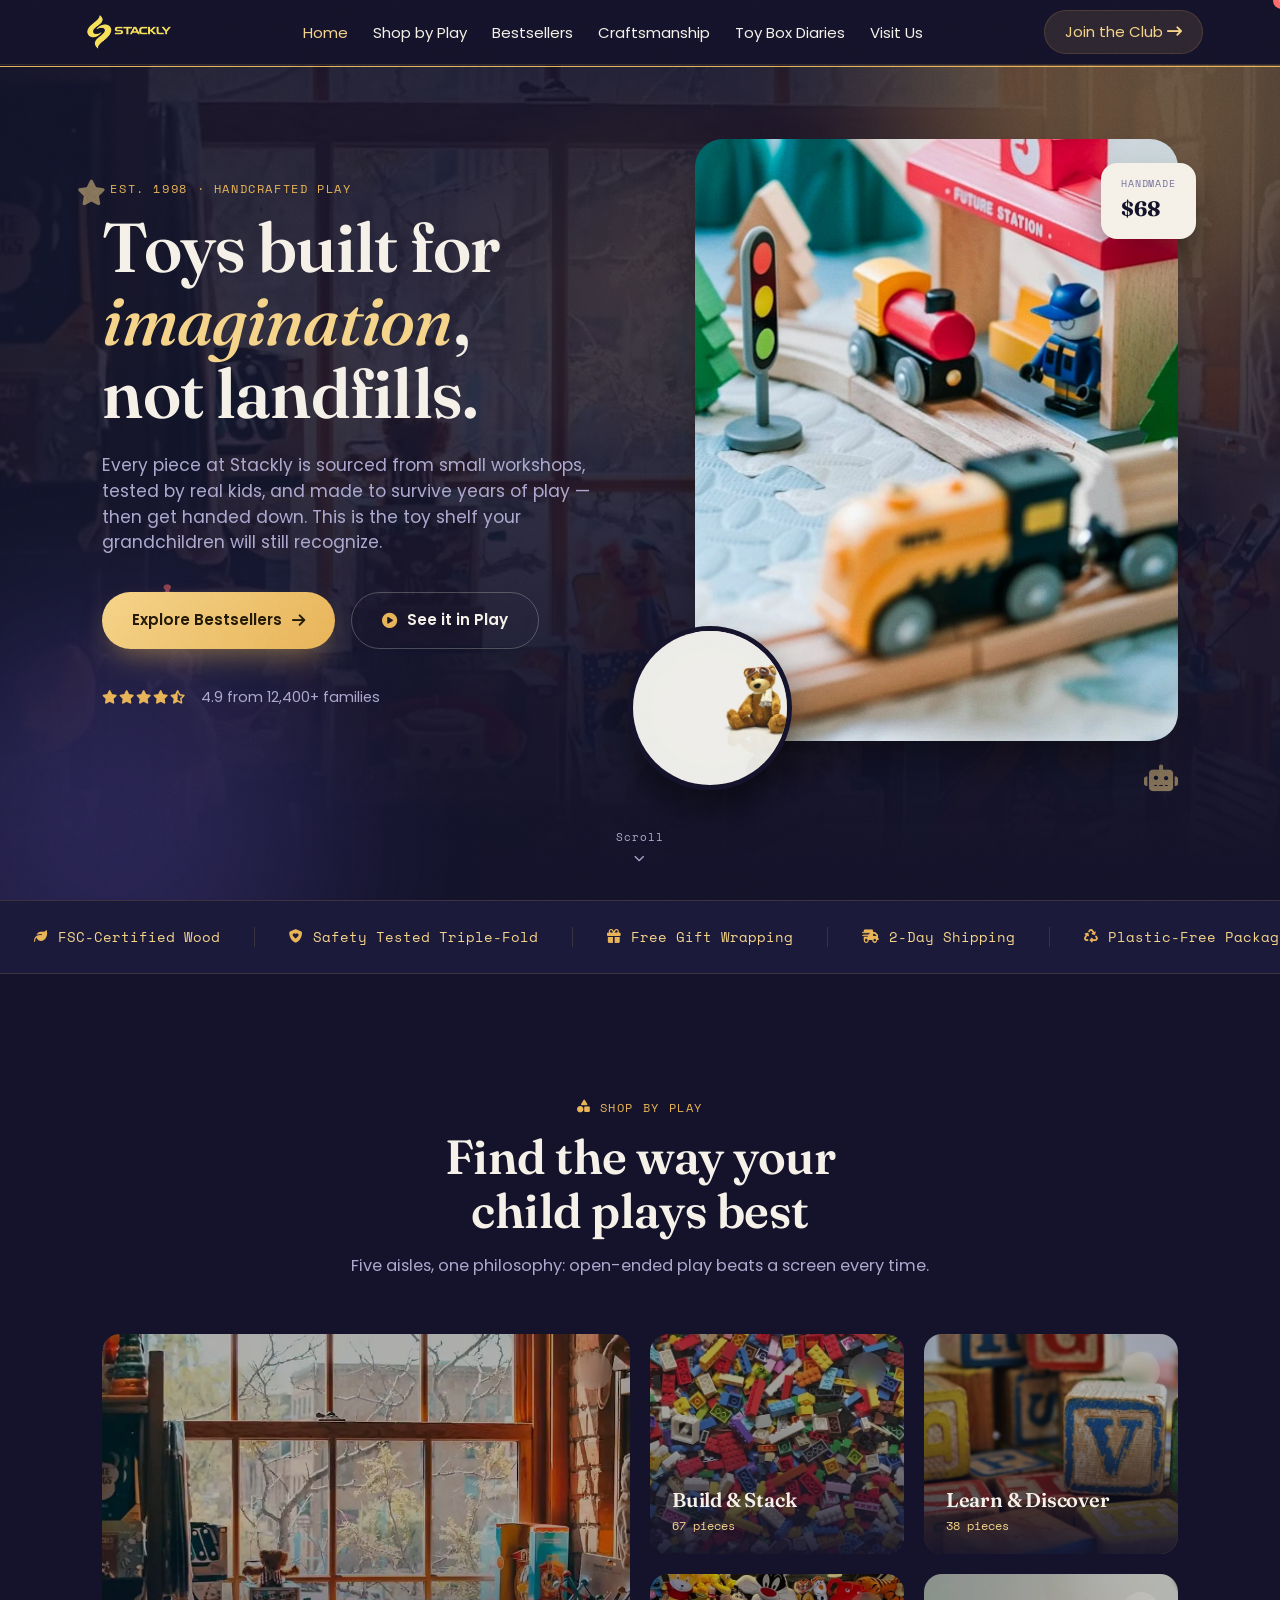
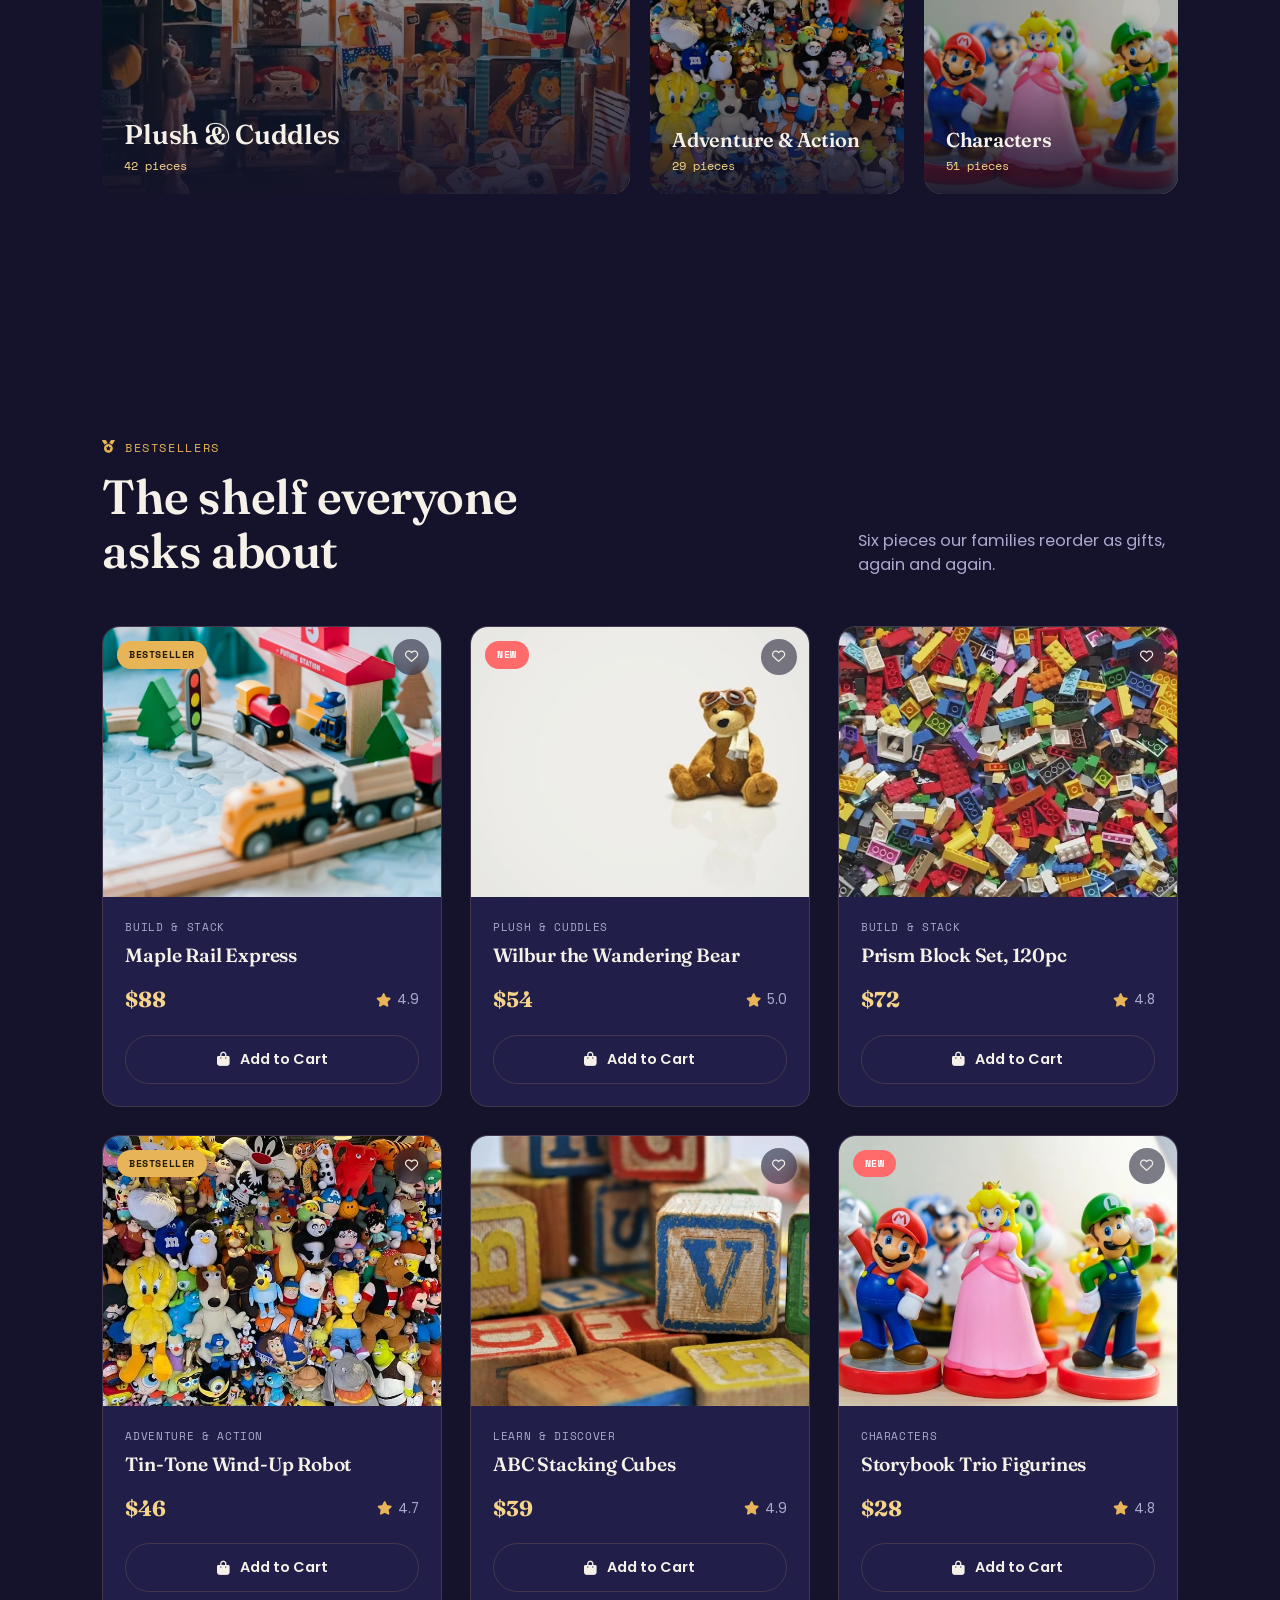
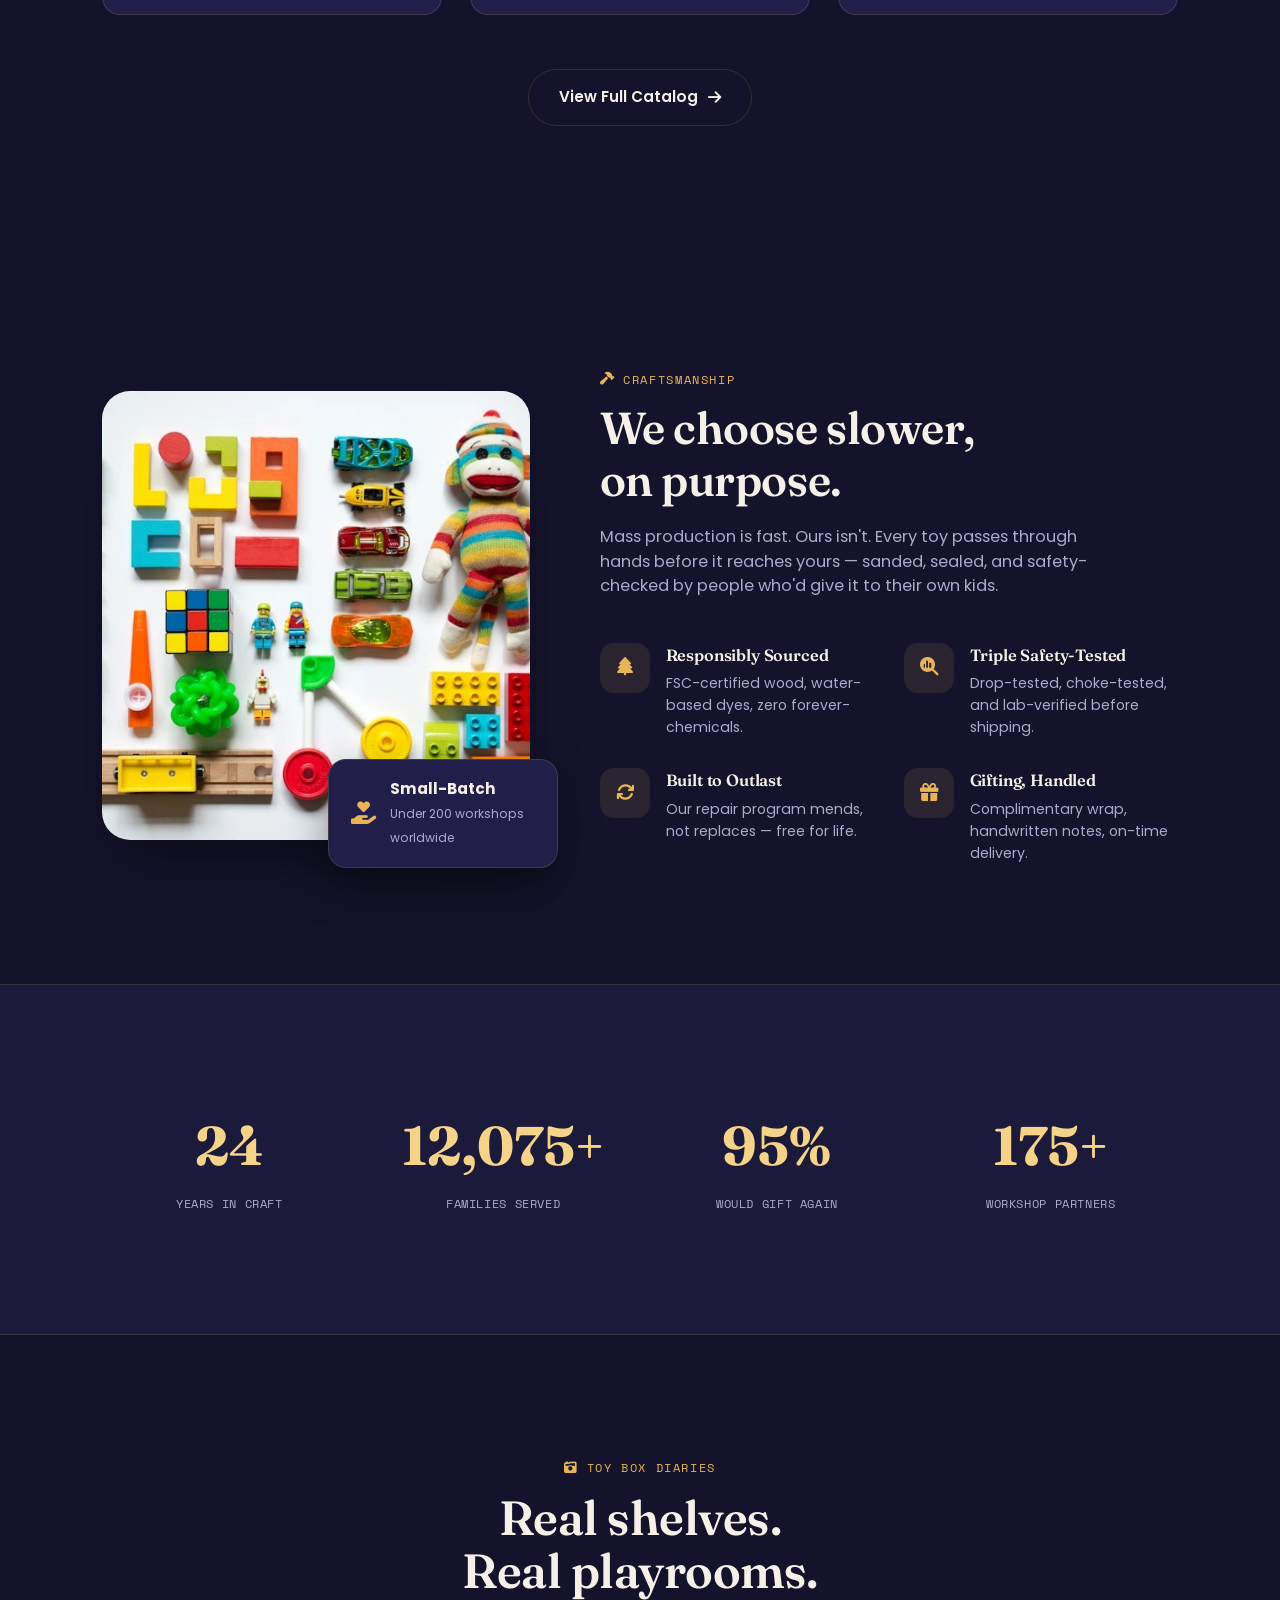
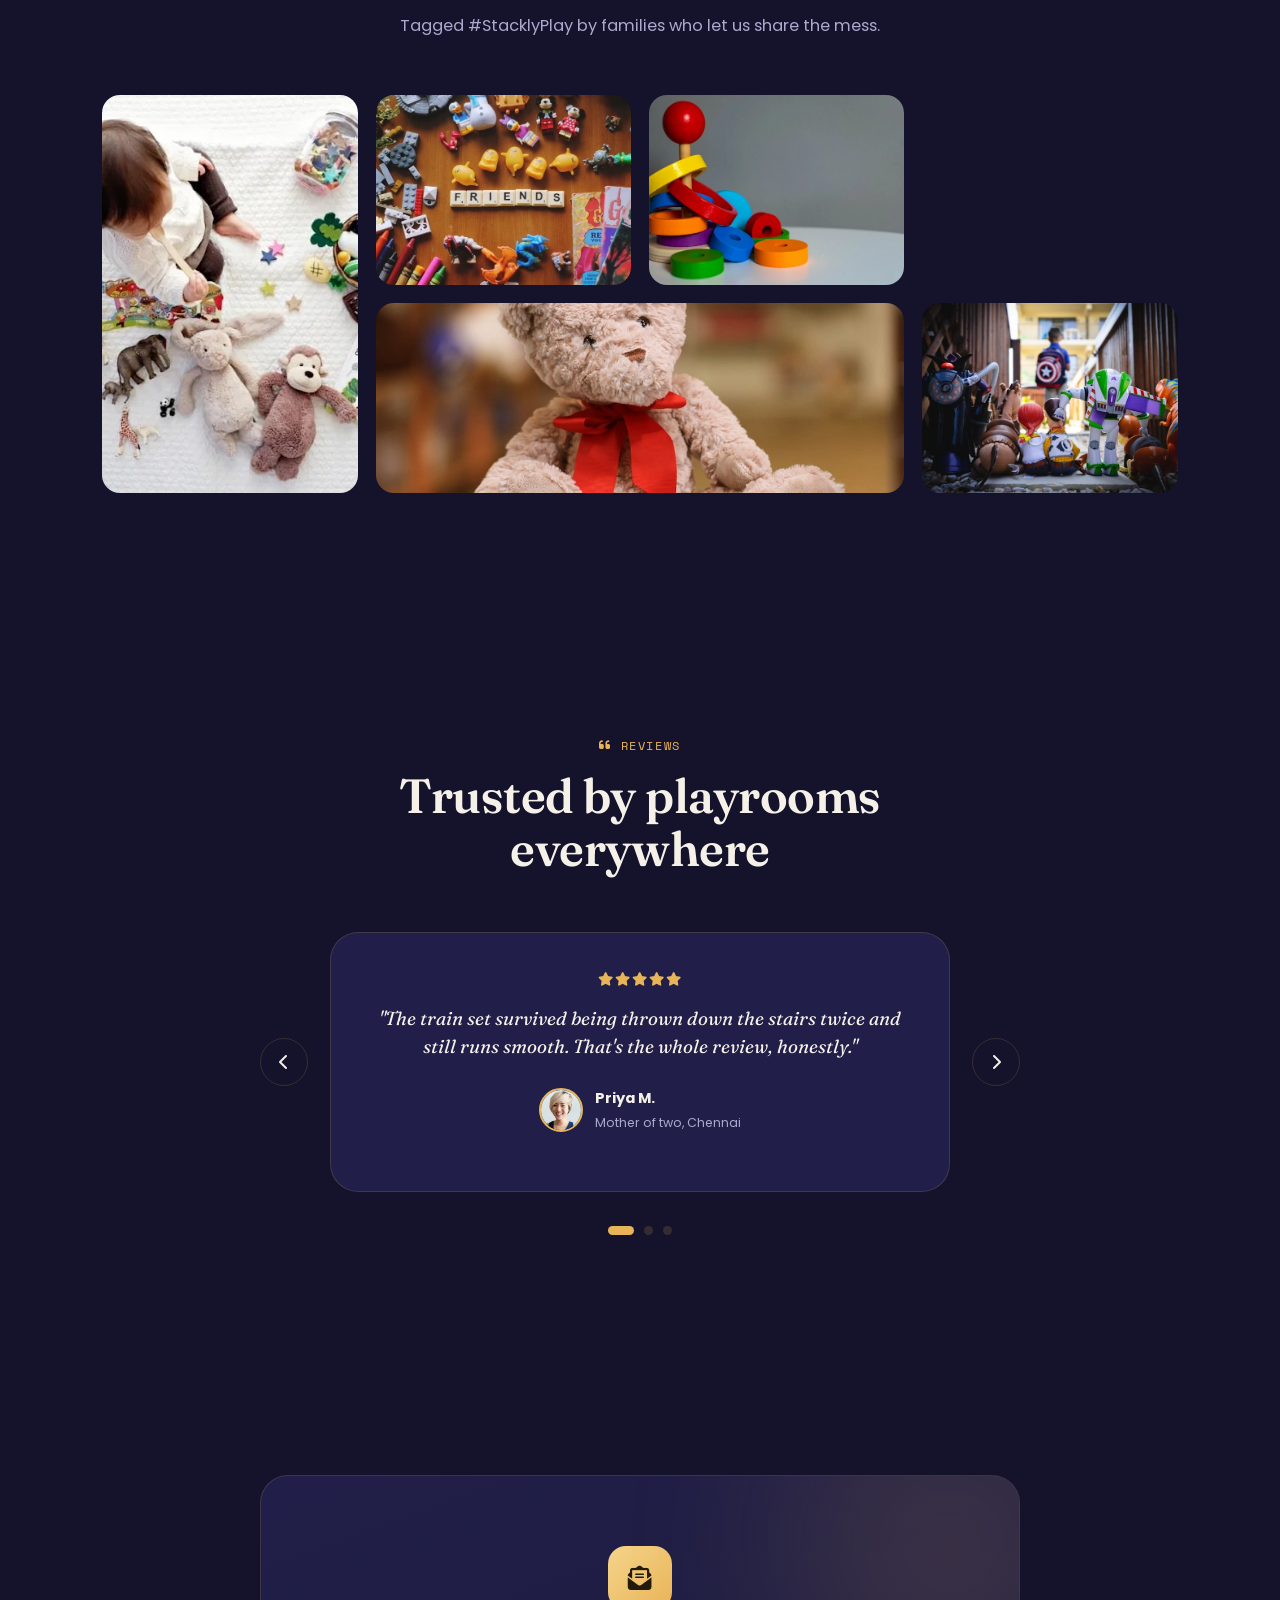
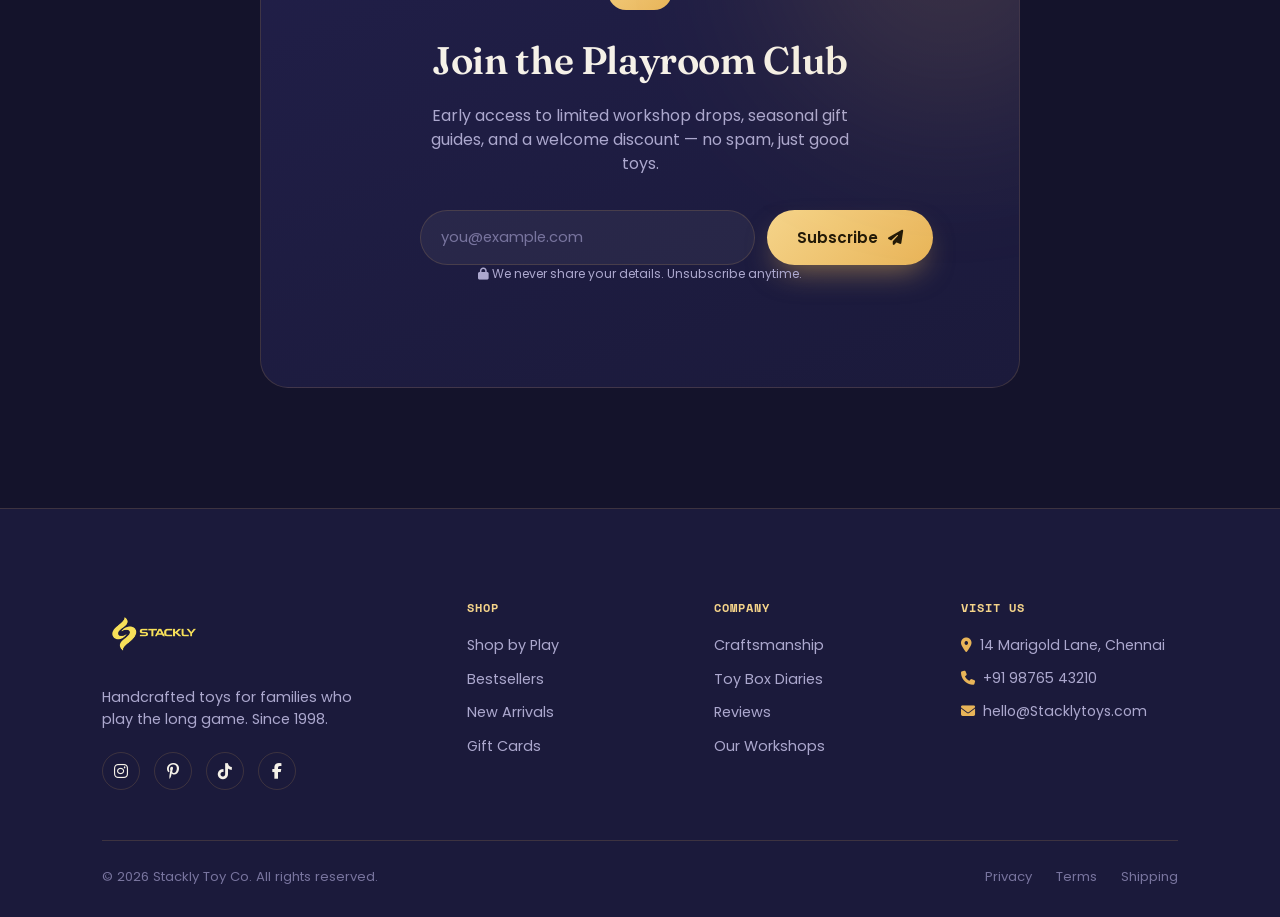
<file: index.html>
<!DOCTYPE html>
<html lang="en">
<head>
<meta charset="UTF-8">
<meta name="viewport" content="width=device-width, initial-scale=1.0">
<title>Stackly &mdash; Toys Worth Keeping</title>

<link rel="preconnect" href="https://fonts.googleapis.com">
<link href="https://fonts.googleapis.com/css2?family=Fraunces:ital,opsz,wght@0,9..144,400;0,9..144,500;0,9..144,600;0,9..144,700;1,9..144,500&family=Poppins:wght@300;400;500;600;700;800&family=Space+Mono:wght@400;700&display=swap" rel="stylesheet">
<link rel="stylesheet" href="https://cdnjs.cloudflare.com/ajax/libs/font-awesome/6.5.1/css/all.min.css">

<link rel="stylesheet" href="style.css">
</head>
<body>

<div class="grain"></div>
<div class="cursor-glow" id="cursorGlow"></div>

<!-- ================= NAVBAR ================= -->
<header class="navbar" id="navbar">
  <div class="nav-inner">
    <a href="index.html">
    <img src="Assest/stacklylogo (1).webp" alt="Stackly Logo">
</a>

    <nav class="nav-links" id="navLinks">
        <a href="index.html" class="active-link">Home</a>
      <a href="shop.html">Shop by Play</a>
      <a href="best.html">Bestsellers</a>
      <a href="craft.html">Craftsmanship</a>
      <a href="diaries.html">Toy Box Diaries</a>
      <a href="visit.html">Visit Us</a>
      
    </nav>

    <div class="nav-icons">
     
        <span class="cart-count">3</span>
      </button>
      <a href="login.html" class="nav-cta">Join the Club <i class="fa-solid fa-arrow-right-long"></i></a>
      <button class="hamburger" id="hamburger" aria-label="Menu" aria-expanded="false">
        <span></span><span></span><span></span>
      </button>
    </div>
  </div>
</header>

<!-- mobile menu overlay -->
<!-- Mobile Menu -->
<div class="mobile-menu" id="mobileMenu">

    <!-- Close Button -->
    <button class="menu-close" id="menuClose">
        <i class="fa-solid fa-xmark"></i>
    </button>

    <nav>
        <a href="index.html">Home</a>
        <a href="shop.html">Shop by Play</a>
        <a href="best.html">Bestsellers</a>
        <a href="craft.html">Craftsmanship</a>
        <a href="diaries.html">Toy Box Diaries</a>
        <a href="visit.html">Visit Us</a>

        <a href="login.html" class="mm-cta">
            Join the Club
        </a>
    </nav>

</div>

<main>

<!-- ================= 1. HERO ================= -->
<section class="hero" id="hero">
  <div class="hero-bg-shapes">
    <span class="blob blob-a"></span>
    <span class="blob blob-b"></span>
    <i class="fa-solid fa-star float-icon fi-1"></i>
    <i class="fa-solid fa-puzzle-piece float-icon fi-2"></i>
    <i class="fa-solid fa-kite float-icon fi-3"></i>
    <i class="fa-solid fa-robot float-icon fi-4"></i>
  </div>

  <div class="hero-inner">
    <div class="hero-copy">
      <p class="eyebrow reveal"><i class="fa-solid fa-sparkles"></i> Est. 1998 &middot; Handcrafted Play</p>
      <h1 class="reveal">Toys built for<br><span class="script-word">imagination</span>,<br>not landfills.</h1>
      <p class="hero-sub reveal">Every piece at Stackly is sourced from small workshops, tested by real kids, and made to survive years of play &mdash; then get handed down. This is the toy shelf your grandchildren will still recognize.</p>
      <div class="hero-actions reveal">
        <a href="best.html" class="btn btn-primary">
          <span>Explore Bestsellers</span>
          <i class="fa-solid fa-arrow-right"></i>
        </a>
        <a href="404.html" class="btn btn-ghost">
          <i class="fa-solid fa-circle-play"></i>
          <span>See it in Play</span>
        </a>
      </div>
      <div class="hero-trust reveal">
        <div class="stars">
          <i class="fa-solid fa-star"></i><i class="fa-solid fa-star"></i><i class="fa-solid fa-star"></i><i class="fa-solid fa-star"></i><i class="fa-solid fa-star-half-stroke"></i>
        </div>
        <span>4.9 from 12,400+ families</span>
      </div>
    </div>

    <div class="hero-visual reveal">
      <div class="hero-frame">
        <img src="Assest/toy1.webp" alt="Handcrafted wooden train set" class="hero-img hero-img-main">
        <img src="Assest/toy2.webp" alt="Plush teddy bear" class="hero-img hero-img-float">
        <div class="hero-tag">
          <span class="tag-eyebrow">Handmade</span>
          <span class="tag-price">$68</span>
        </div>
      </div>
      <div class="hero-frame-glow"></div>
    </div>
  </div>

  <a href="#marquee" class="scroll-cue" aria-label="Scroll down">
    <span>Scroll</span>
    <i class="fa-solid fa-chevron-down"></i>
  </a>
</section>

<!-- ================= 2. TRUST MARQUEE ================= -->
<section class="marquee-section" id="marquee">
  <div class="marquee-track">
    <div class="marquee-group">
      <span><i class="fa-solid fa-leaf"></i> FSC-Certified Wood</span>
      <span><i class="fa-solid fa-shield-heart"></i> Safety Tested Triple-Fold</span>
      <span><i class="fa-solid fa-gift"></i> Free Gift Wrapping</span>
      <span><i class="fa-solid fa-truck-fast"></i> 2-Day Shipping</span>
      <span><i class="fa-solid fa-recycle"></i> Plastic-Free Packaging</span>
      <span><i class="fa-solid fa-award"></i> 25 Years of Craft</span>
      <span><i class="fa-solid fa-leaf"></i> FSC-Certified Wood</span>
      <span><i class="fa-solid fa-shield-heart"></i> Safety Tested Triple-Fold</span>
      <span><i class="fa-solid fa-gift"></i> Free Gift Wrapping</span>
      <span><i class="fa-solid fa-truck-fast"></i> 2-Day Shipping</span>
      <span><i class="fa-solid fa-recycle"></i> Plastic-Free Packaging</span>
      <span><i class="fa-solid fa-award"></i> 25 Years of Craft</span>
    </div>
  </div>
</section>

<!-- ================= 3. CATEGORIES ================= -->
<section class="categories" id="categories">
  <div class="section-head reveal">
    <p class="eyebrow"><i class="fa-solid fa-shapes"></i> Shop by Play</p>
    <h2>Find the way your<br>child plays best</h2>
    <p class="section-sub">Five aisles, one philosophy: open-ended play beats a screen every time.</p>
  </div>

  <div class="cat-grid">
    <a href="404.html" class="cat-card cat-large reveal">
      <img src="Assest/toy3.webp" alt="Shelf of plush toys">
      <div class="cat-info">
        <h3>Plush &amp; Cuddles</h3>
        <p>42 pieces</p>
      </div>
      <span class="cat-arrow"><i class="fa-solid fa-arrow-up-right"></i></span>
    </a>
    <a href="404.html" class="cat-card reveal">
      <img src="Assest/toy4.webp" alt="Colourful building blocks">
      <div class="cat-info">
        <h3>Build &amp; Stack</h3>
        <p>67 pieces</p>
      </div>
      <span class="cat-arrow"><i class="fa-solid fa-arrow-up-right"></i></span>
    </a>
    <a href="404.html" class="cat-card reveal">
      <img src="Assest/toy5.webp" alt="Alphabet learning cubes">
      <div class="cat-info">
        <h3>Learn &amp; Discover</h3>
        <p>38 pieces</p>
      </div>
      <span class="cat-arrow"><i class="fa-solid fa-arrow-up-right"></i></span>
    </a>
    <a href="404.html" class="cat-card reveal">
      <img src="Assest/toy6.webp" alt="Robot action figure">
      <div class="cat-info">
        <h3>Adventure &amp; Action</h3>
        <p>29 pieces</p>
      </div>
      <span class="cat-arrow"><i class="fa-solid fa-arrow-up-right"></i></span>
    </a>
    <a href="404.html" class="cat-card reveal">
      <img src="Assest/toy7.webp" alt="Character figurines">
      <div class="cat-info">
        <h3>Characters</h3>
        <p>51 pieces</p>
      </div>
      <span class="cat-arrow"><i class="fa-solid fa-arrow-up-right"></i></span>
    </a>
  </div>
</section>

<!-- ================= 4. FEATURED PRODUCTS ================= -->
<section class="bestsellers" id="bestsellers">
  <div class="section-head split reveal">
    <div>
      <p class="eyebrow"><i class="fa-solid fa-medal"></i> Bestsellers</p>
      <h2>The shelf everyone<br>asks about</h2>
    </div>
    <p class="section-sub">Six pieces our families reorder as gifts, again and again.</p>
  </div>

  <div class="product-grid">

    <article class="product-card reveal">
      <div class="product-media">
        <img src="Assest/toy1.webp" alt="Wooden train set">
        <span class="product-badge">Bestseller</span>
        <button class="wish-btn"><i class="fa-regular fa-heart"></i></button>
      </div>
      <div class="product-info">
        <p class="product-cat">Build &amp; Stack</p>
        <h3>Maple Rail Express</h3>
        <div class="product-bottom">
          <span class="price">$88</span>
          <div class="rating"><i class="fa-solid fa-star"></i> 4.9</div>
        </div>
        <button class="btn-add"><i class="fa-solid fa-bag-shopping"></i> Add to Cart</button>
      </div>
    </article>

    <article class="product-card reveal">
      <div class="product-media">
        <img src="Assest/toy2.webp" alt="Plush teddy bear">
        <span class="product-badge badge-new">New</span>
        <button class="wish-btn"><i class="fa-regular fa-heart"></i></button>
      </div>
      <div class="product-info">
        <p class="product-cat">Plush &amp; Cuddles</p>
        <h3>Wilbur the Wandering Bear</h3>
        <div class="product-bottom">
          <span class="price">$54</span>
          <div class="rating"><i class="fa-solid fa-star"></i> 5.0</div>
        </div>
        <button class="btn-add"><i class="fa-solid fa-bag-shopping"></i> Add to Cart</button>
      </div>
    </article>

    <article class="product-card reveal">
      <div class="product-media">
        <img src="Assest/toy4.webp" alt="Colourful building blocks">
        <button class="wish-btn"><i class="fa-regular fa-heart"></i></button>
      </div>
      <div class="product-info">
        <p class="product-cat">Build &amp; Stack</p>
        <h3>Prism Block Set, 120pc</h3>
        <div class="product-bottom">
          <span class="price">$72</span>
          <div class="rating"><i class="fa-solid fa-star"></i> 4.8</div>
        </div>
        <button class="btn-add"><i class="fa-solid fa-bag-shopping"></i> Add to Cart</button>
      </div>
    </article>

    <article class="product-card reveal">
      <div class="product-media">
        <img src="Assest/toy6.webp" alt="Retro robot toy">
        <span class="product-badge">Bestseller</span>
        <button class="wish-btn"><i class="fa-regular fa-heart"></i></button>
      </div>
      <div class="product-info">
        <p class="product-cat">Adventure &amp; Action</p>
        <h3>Tin-Tone Wind-Up Robot</h3>
        <div class="product-bottom">
          <span class="price">$46</span>
          <div class="rating"><i class="fa-solid fa-star"></i> 4.7</div>
        </div>
        <button class="btn-add"><i class="fa-solid fa-bag-shopping"></i> Add to Cart</button>
      </div>
    </article>

    <article class="product-card reveal">
      <div class="product-media">
        <img src="Assest/toy5.webp" alt="Alphabet cube toy set">
        <button class="wish-btn"><i class="fa-regular fa-heart"></i></button>
      </div>
      <div class="product-info">
        <p class="product-cat">Learn &amp; Discover</p>
        <h3>ABC Stacking Cubes</h3>
        <div class="product-bottom">
          <span class="price">$39</span>
          <div class="rating"><i class="fa-solid fa-star"></i> 4.9</div>
        </div>
        <button class="btn-add"><i class="fa-solid fa-bag-shopping"></i> Add to Cart</button>
      </div>
    </article>

    <article class="product-card reveal">
      <div class="product-media">
        <img src="Assest/toy7.webp" alt="Character figurine trio">
        <span class="product-badge badge-new">New</span>
        <button class="wish-btn"><i class="fa-regular fa-heart"></i></button>
      </div>
      <div class="product-info">
        <p class="product-cat">Characters</p>
        <h3>Storybook Trio Figurines</h3>
        <div class="product-bottom">
          <span class="price">$28</span>
          <div class="rating"><i class="fa-solid fa-star"></i> 4.8</div>
        </div>
        <button class="btn-add"><i class="fa-solid fa-bag-shopping"></i> Add to Cart</button>
      </div>
    </article>

  </div>

  <div class="bestseller-cta reveal">
    <a href="404.html" class="btn btn-outline">View Full Catalog <i class="fa-solid fa-arrow-right"></i></a>
  </div>
</section>

<!-- ================= 5. CRAFTSMANSHIP ================= -->
<section class="craft" id="craft">
  <div class="craft-visual reveal">
    <img src="Assest/toy8.webp" alt="Wooden toys being made">
    <div class="craft-float-card">
      <i class="fa-solid fa-hand-holding-heart"></i>
      <div>
        <strong>Small-Batch</strong>
        <span>Under 200 workshops worldwide</span>
      </div>
    </div>
  </div>

  <div class="craft-copy">
    <p class="eyebrow reveal"><i class="fa-solid fa-hammer"></i> Craftsmanship</p>
    <h2 class="reveal">We choose slower,<br>on purpose.</h2>
    <p class="craft-sub reveal">Mass production is fast. Ours isn't. Every toy passes through hands before it reaches yours &mdash; sanded, sealed, and safety-checked by people who'd give it to their own kids.</p>

    <div class="craft-features">
      <div class="craft-feat reveal">
        <span class="craft-icon"><i class="fa-solid fa-tree"></i></span>
        <div>
          <h4>Responsibly Sourced</h4>
          <p>FSC-certified wood, water-based dyes, zero forever-chemicals.</p>
        </div>
      </div>
      <div class="craft-feat reveal">
        <span class="craft-icon"><i class="fa-solid fa-magnifying-glass-chart"></i></span>
        <div>
          <h4>Triple Safety-Tested</h4>
          <p>Drop-tested, choke-tested, and lab-verified before shipping.</p>
        </div>
      </div>
      <div class="craft-feat reveal">
        <span class="craft-icon"><i class="fa-solid fa-arrows-rotate"></i></span>
        <div>
          <h4>Built to Outlast</h4>
          <p>Our repair program mends, not replaces &mdash; free for life.</p>
        </div>
      </div>
      <div class="craft-feat reveal">
        <span class="craft-icon"><i class="fa-solid fa-gift"></i></span>
        <div>
          <h4>Gifting, Handled</h4>
          <p>Complimentary wrap, handwritten notes, on-time delivery.</p>
        </div>
      </div>
    </div>
  </div>
</section>

<!-- ================= 6. STATS ================= -->
<section class="stats" id="stats">
  <div class="stats-grid">
    <div class="stat reveal">
      <span class="stat-num" data-target="25" data-suffix="">0</span>
      <p>Years in Craft</p>
    </div>
    <div class="stat reveal">
      <span class="stat-num" data-target="12400" data-suffix="+">0</span>
      <p>Families Served</p>
    </div>
    <div class="stat reveal">
      <span class="stat-num" data-target="98" data-suffix="%">0</span>
      <p>Would Gift Again</p>
    </div>
    <div class="stat reveal">
      <span class="stat-num" data-target="180" data-suffix="+">0</span>
      <p>Workshop Partners</p>
    </div>
  </div>
</section>

<!-- ================= 7. GALLERY ================= -->
<section class="gallery" id="gallery">
  <div class="section-head reveal">
    <p class="eyebrow"><i class="fa-solid fa-camera-retro"></i> Toy Box Diaries</p>
    <h2>Real shelves.<br>Real playrooms.</h2>
    <p class="section-sub">Tagged #StacklyPlay by families who let us share the mess.</p>
  </div>

  <div class="gallery-grid">
    <div class="gallery-item g-tall reveal">
      <img src="Assest/toy9.webp" alt="Child surrounded by toys">
      <span class="g-overlay"><i class="fa-brands fa-instagram"></i> @little.wonders</span>
    </div>
    <div class="gallery-item reveal">
      <img src="Assest/toy10.webp" alt="Assorted colourful toys">
      <span class="g-overlay"><i class="fa-brands fa-instagram"></i> @playroom.diaries</span>
    </div>
    <div class="gallery-item reveal">
      <img src="Assest/toy11.webp" alt="Plastic building toy">
      <span class="g-overlay"><i class="fa-brands fa-instagram"></i> @rainydayplay</span>
    </div>
    <div class="gallery-item g-wide reveal">
      <img src="Assest/toy12.webp" alt="Teddy bear with red bow">
      <span class="g-overlay"><i class="fa-brands fa-instagram"></i> @bearhugs_co</span>
    </div>
    <div class="gallery-item reveal">
      <img src="Assest/toy13.webp" alt="Toy figure on table">
      <span class="g-overlay"><i class="fa-brands fa-instagram"></i> @shelfie.stories</span>
    </div>
  </div>
</section>

<!-- ================= 8. TESTIMONIALS ================= -->
<section class="testimonials" id="testimonials">
  <div class="section-head reveal">
    <p class="eyebrow"><i class="fa-solid fa-quote-left"></i> Reviews</p>
    <h2>Trusted by playrooms<br>everywhere</h2>
  </div>

  <div class="testi-wrap reveal">
    <button class="testi-nav prev" id="testiPrev" aria-label="Previous review"><i class="fa-solid fa-chevron-left"></i></button>

    <div class="testi-track" id="testiTrack">
      <div class="testi-card active">
        <div class="stars"><i class="fa-solid fa-star"></i><i class="fa-solid fa-star"></i><i class="fa-solid fa-star"></i><i class="fa-solid fa-star"></i><i class="fa-solid fa-star"></i></div>
        <p>"The train set survived being thrown down the stairs twice and still runs smooth. That's the whole review, honestly."</p>
        <div class="testi-person">
          <img src="Assest/toy14.webp" alt="Priya M.">
          <div><strong>Priya M.</strong><span>Mother of two, Chennai</span></div>
        </div>
      </div>
      <div class="testi-card">
        <div class="stars"><i class="fa-solid fa-star"></i><i class="fa-solid fa-star"></i><i class="fa-solid fa-star"></i><i class="fa-solid fa-star"></i><i class="fa-solid fa-star"></i></div>
        <p>"Ordered the bear as a gift and the handwritten note nearly made me cry before it even reached her. Small details, huge impact."</p>
        <div class="testi-person">
          <img src="Assest/toy15.webp" alt="Daniel R.">
          <div><strong>Daniel R.</strong><span>Gifting for niece, Austin</span></div>
        </div>
      </div>
      <div class="testi-card">
        <div class="stars"><i class="fa-solid fa-star"></i><i class="fa-solid fa-star"></i><i class="fa-solid fa-star"></i><i class="fa-solid fa-star"></i><i class="fa-solid fa-star-half-stroke"></i></div>
        <p>"We've replaced almost every plastic toy in the house with something from Stackly. My kids actually play longer with less."</p>
        <div class="testi-person">
          <img src="Assest/toy16.webp" alt="Anjali K.">
          <div><strong>Anjali K.</strong><span>Parent of three, Bengaluru</span></div>
        </div>
      </div>
    </div>

    <button class="testi-nav next" id="testiNext" aria-label="Next review"><i class="fa-solid fa-chevron-right"></i></button>
  </div>

  <div class="testi-dots" id="testiDots">
    <button class="dot active" data-i="0"></button>
    <button class="dot" data-i="1"></button>
    <button class="dot" data-i="2"></button>
  </div>
</section>

<!-- ================= 9. NEWSLETTER ================= -->
<section class="newsletter" id="newsletter">
  <div class="newsletter-card reveal">
    <div class="nl-icon"><i class="fa-solid fa-envelope-open-text"></i></div>
    <h2>Join the Playroom Club</h2>
    <p>Early access to limited workshop drops, seasonal gift guides, and a welcome discount &mdash; no spam, just good toys.</p>
    <form class="nl-form" onsubmit="return false;">
      <input type="email" placeholder="you@example.com" required>
      <button type="submit" class="btn btn-primary"><span><a href="404.html">Subscribe</a></span><i class="fa-solid fa-paper-plane"></i></button>
    </form>
    <p class="nl-fine"><i class="fa-solid fa-lock"></i> We never share your details. Unsubscribe anytime.</p>
  </div>
</section>

</main>

<!-- ================= 10. FOOTER ================= -->
<footer class="footer" id="contact">
  <div class="footer-top">
    <div class="footer-brand">
      <div class="footer-brand">
    <a href="index.html"><img src="Assest/stacklylogo (1).webp" alt="Stackly Logo"></a>
</div>
      <p>Handcrafted toys for families who play the long game. Since 1998.</p>
      <div class="footer-social">
        <a href="404.html" aria-label="Instagram"><i class="fa-brands fa-instagram"></i></a>
        <a href="404.html" aria-label="Pinterest"><i class="fa-brands fa-pinterest-p"></i></a>
        <a href="404.html" aria-label="TikTok"><i class="fa-brands fa-tiktok"></i></a>
        <a href="404.html" aria-label="Facebook"><i class="fa-brands fa-facebook-f"></i></a>
      </div>
    </div>

    <div class="footer-col">
      <h5>Shop</h5>
      <a href="shop.html">Shop by Play</a>
      <a href="best.html">Bestsellers</a>
      <a href="visit.html">New Arrivals</a>
      <a href="visit.html">Gift Cards</a>
    </div>
    <div class="footer-col">
      <h5>Company</h5>
      <a href="craft.html">Craftsmanship</a>
      <a href="diaries.html">Toy Box Diaries</a>
      <a href="visit.html">Reviews</a>
      <a href="visit.html">Our Workshops</a>
    </div>
    <div class="footer-col">
      <h5>Visit Us</h5>
      <p><i class="fa-solid fa-location-dot"></i> 14 Marigold Lane, Chennai</p>
      <p><i class="fa-solid fa-phone"></i> +91 98765 43210</p>
      <p><i class="fa-solid fa-envelope"></i> hello@Stacklytoys.com</p>
    </div>
  </div>

  <div class="footer-bottom">
    <p>&copy; 2026 Stackly Toy Co. All rights reserved.</p>
    <div class="footer-legal">
      <a href="404.html">Privacy</a>
      <a href="404.html">Terms</a>
      <a href="404.html">Shipping</a>
    </div>
  </div>
</footer>

<button class="to-top" id="toTop" aria-label="Back to top"><i class="fa-solid fa-arrow-up"></i></button>

<script src="script.js"></script>
</body>
</html>
</file>
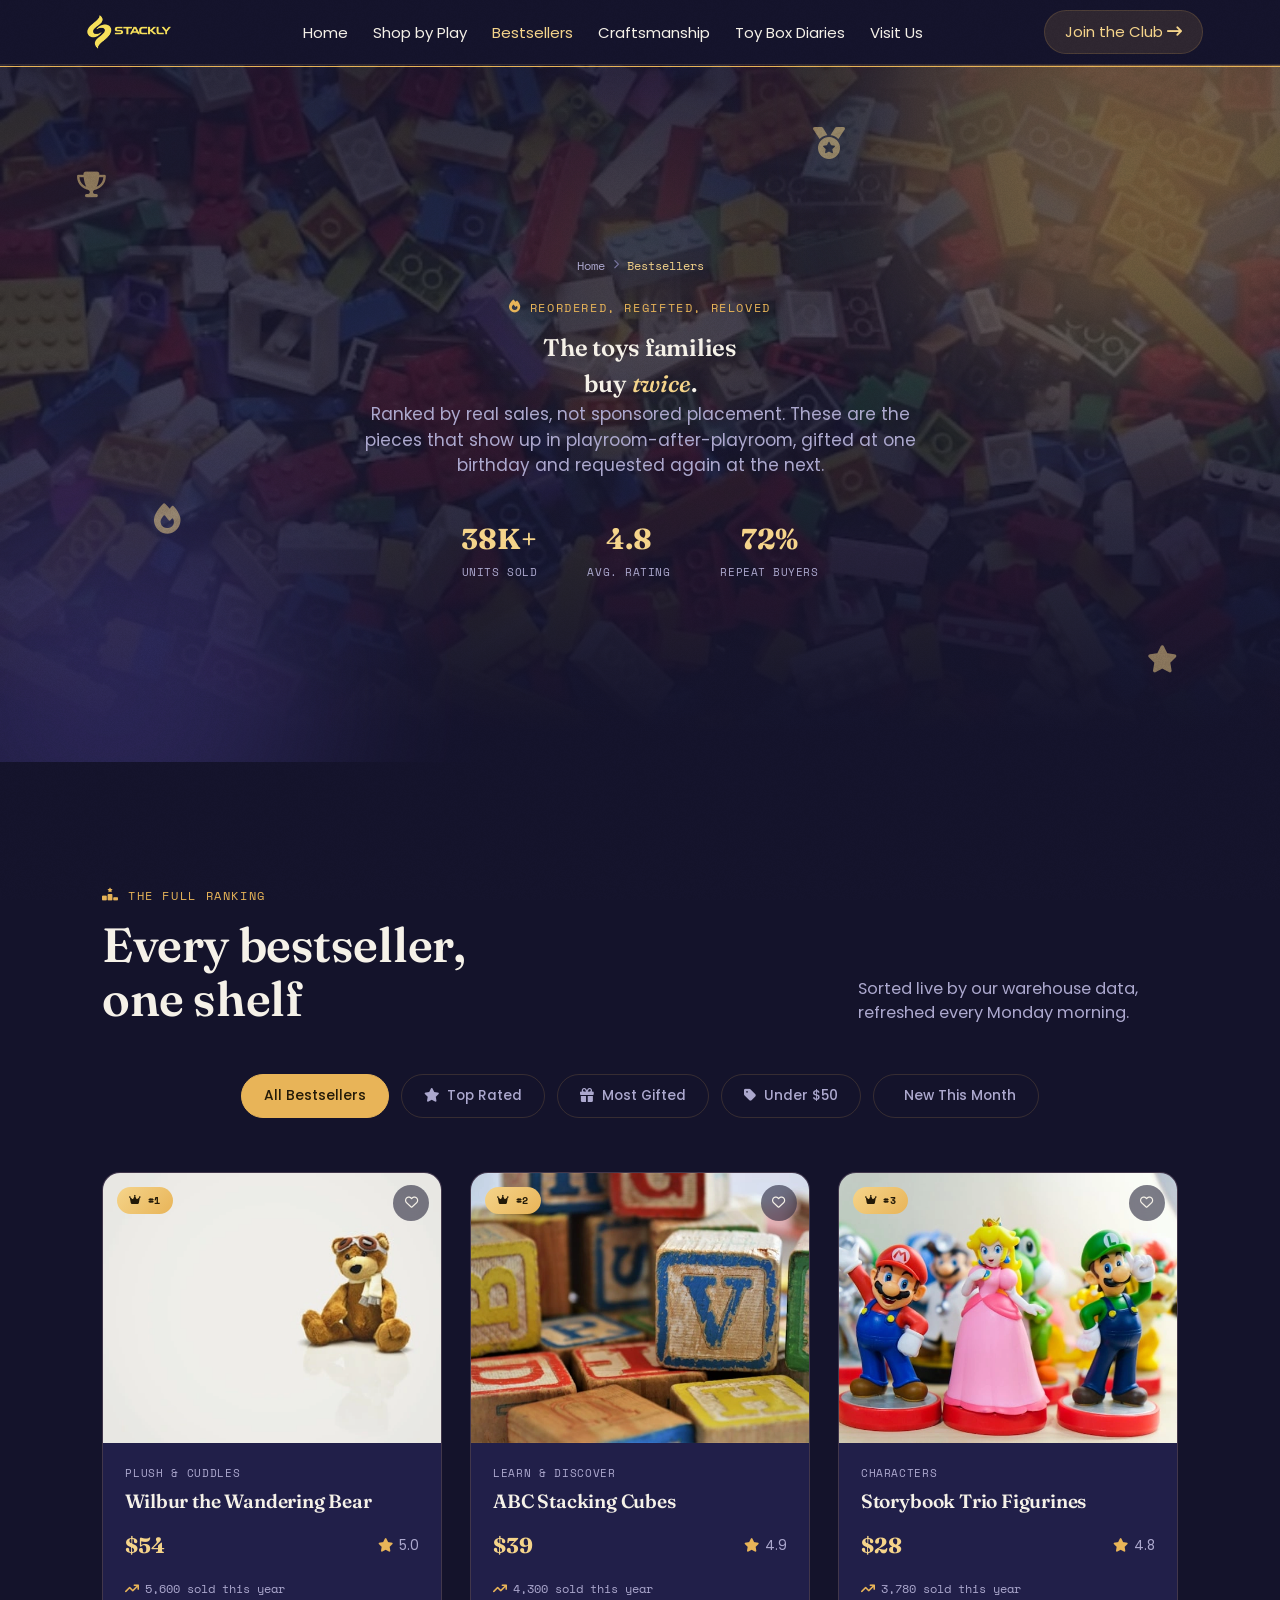
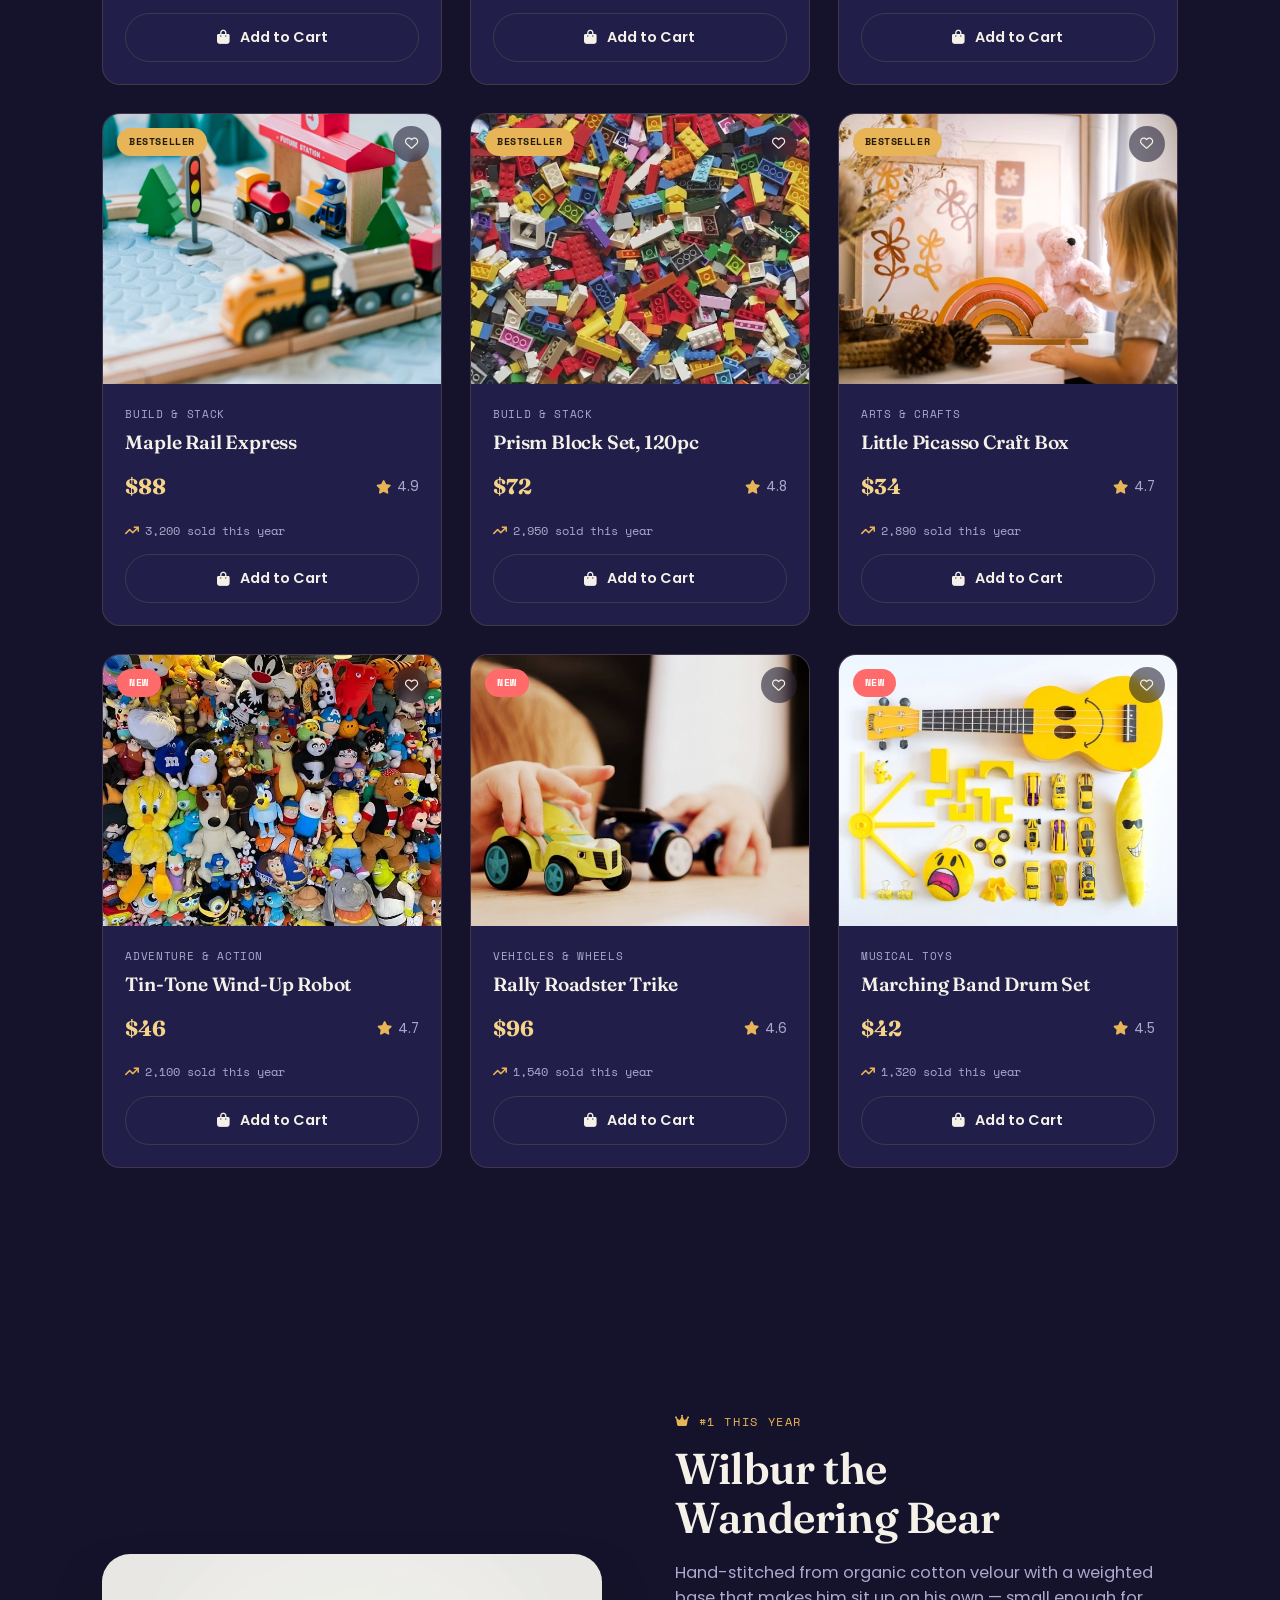
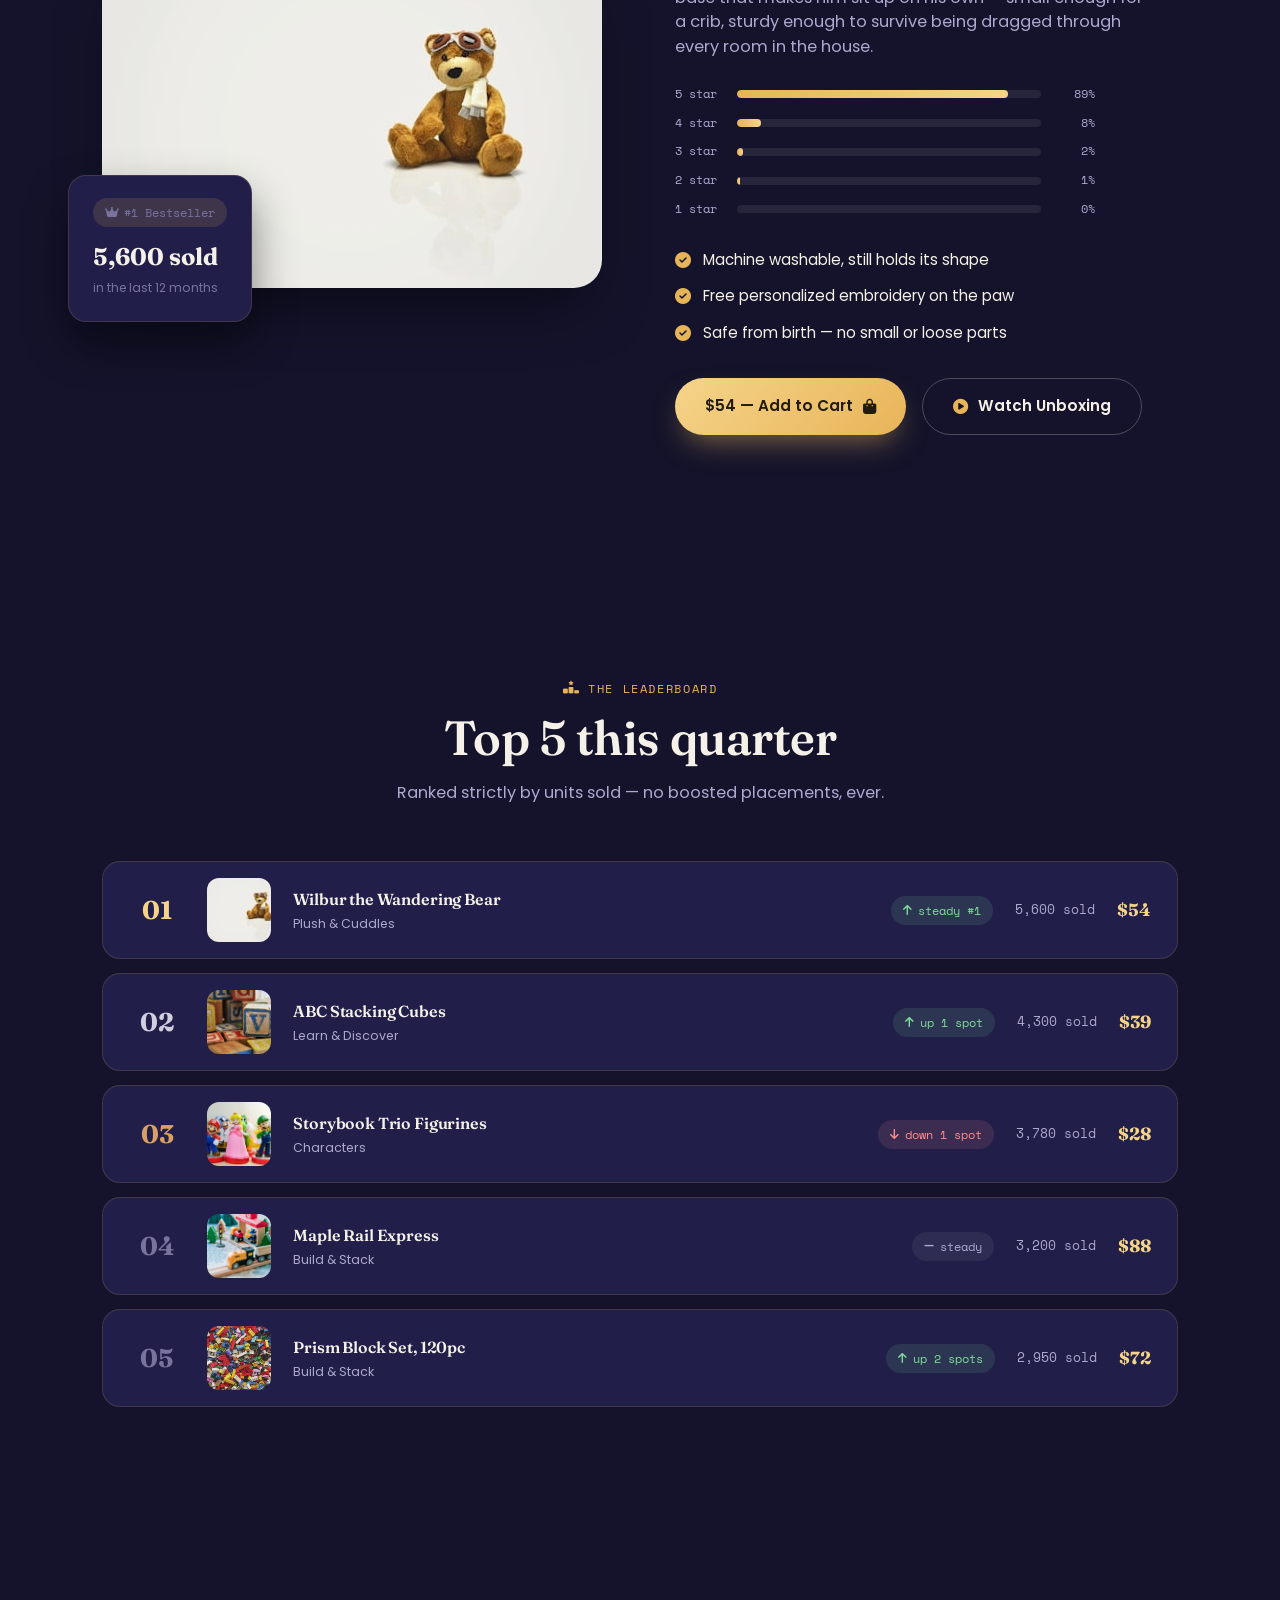
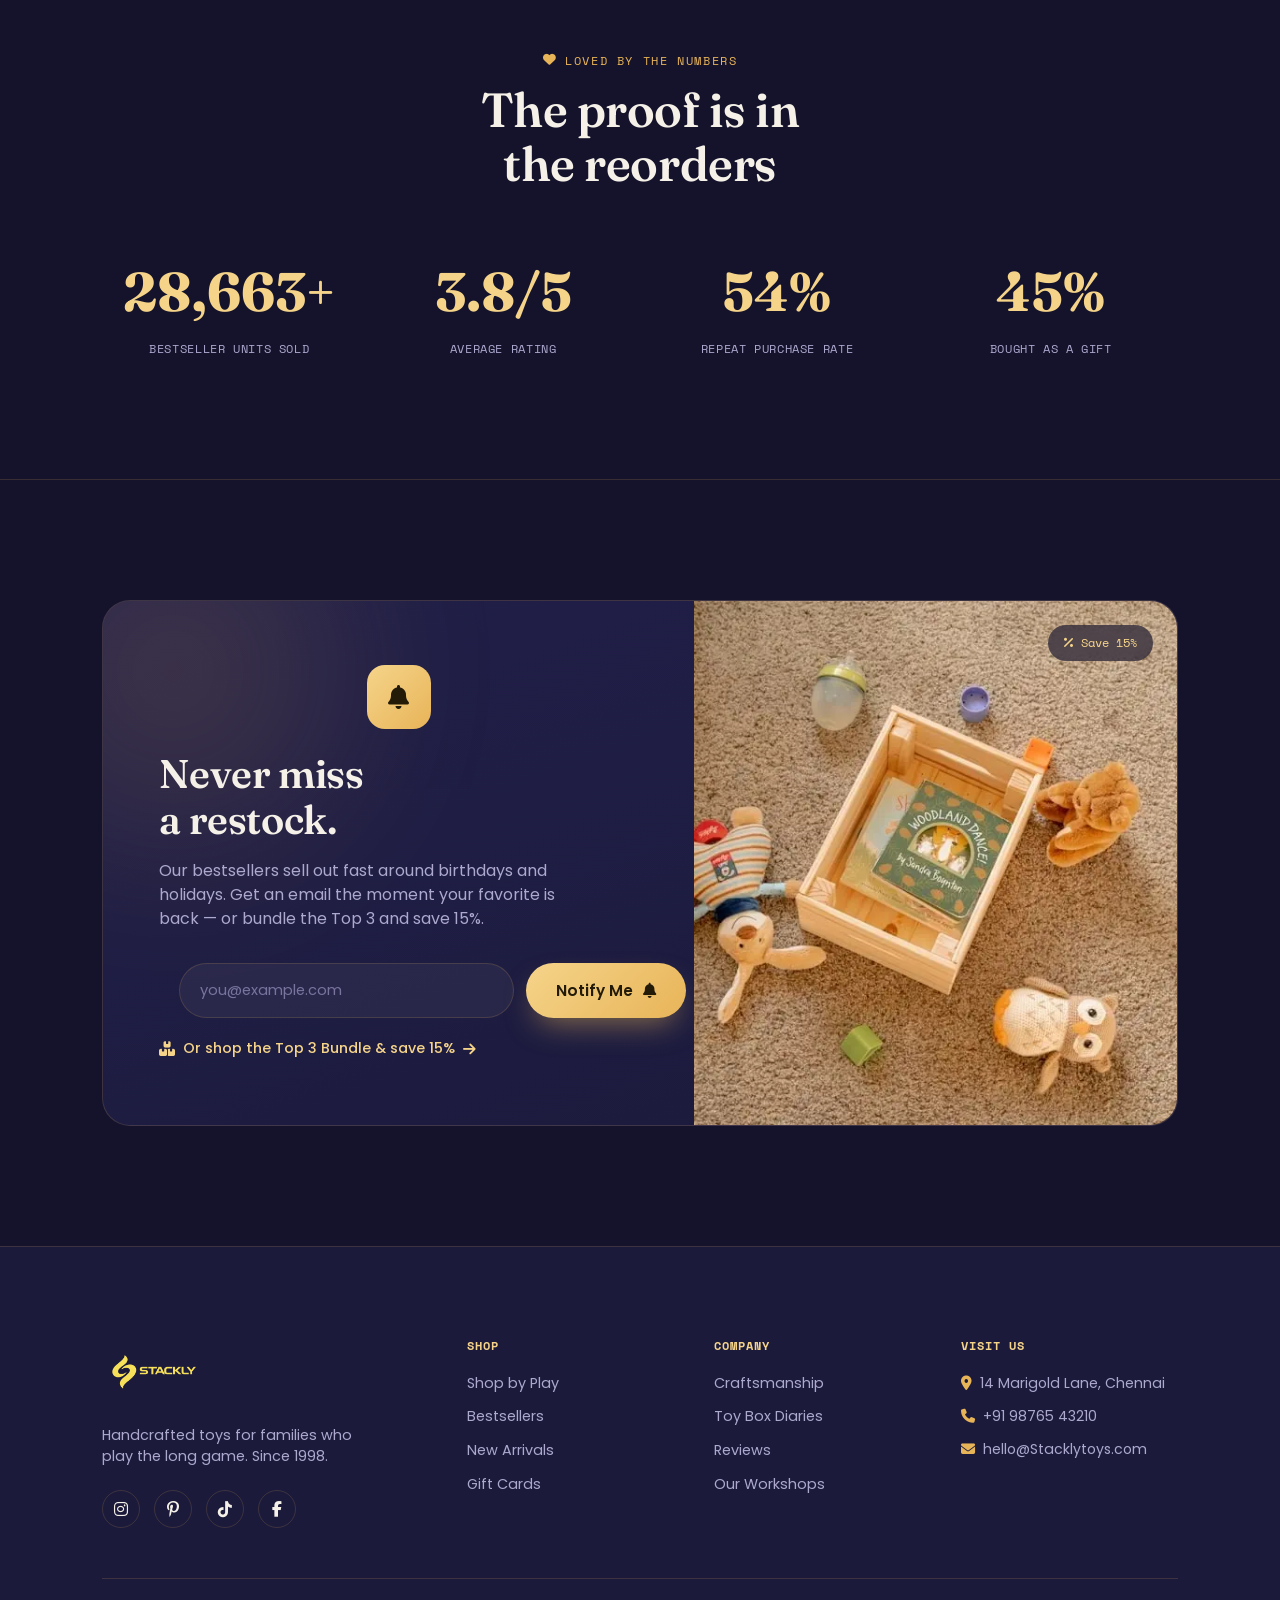
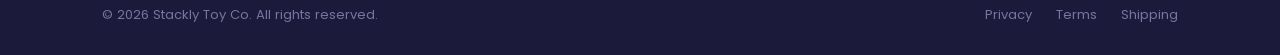
<file: best.html>
<!DOCTYPE html>
<html lang="en">
<head>
<meta charset="UTF-8">
<meta name="viewport" content="width=device-width, initial-scale=1.0">
<title>Bestsellers — Stackly Toy Co.</title>

<link rel="preconnect" href="https://fonts.googleapis.com">
<link href="https://fonts.googleapis.com/css2?family=Fraunces:ital,opsz,wght@0,9..144,400;0,9..144,500;0,9..144,600;0,9..144,700;1,9..144,500&family=Poppins:wght@300;400;500;600;700;800&family=Space+Mono:wght@400;700&display=swap" rel="stylesheet">
<link rel="stylesheet" href="https://cdnjs.cloudflare.com/ajax/libs/font-awesome/6.5.1/css/all.min.css">

<link rel="stylesheet" href="style.css">
</head>
<body>

<div class="grain"></div>
<div class="cursor-glow" id="cursorGlow"></div>

<!-- ================= NAVBAR ================= -->
<header class="navbar" id="navbar">
  <div class="nav-inner">
    <a href="index.html">
    <img src="Assest/stacklylogo (1).webp" alt="Stackly Logo">
</a>

    <nav class="nav-links" id="navLinks">
        <a href="index.html">Home</a>
      <a href="shop.html">Shop by Play</a>
      <a href="best.html" class="active-link">Bestsellers</a>
      <a href="craft.html">Craftsmanship</a>
      <a href="diaries.html">Toy Box Diaries</a>
      <a href="visit.html">Visit Us</a>
    </nav>

    <div class="nav-icons">
        
      
      <a href="login.html" class="nav-cta">Join the Club <i class="fa-solid fa-arrow-right-long"></i></a>
      <button class="hamburger" id="hamburger" aria-label="Menu" aria-expanded="false">
        <span></span><span></span><span></span>
      </button>
    </div>
  </div>
</header>

<!-- mobile menu overlay -->
<<div class="mobile-menu" id="mobileMenu">

    <!-- Close Button -->
    <button class="menu-close" id="menuClose">
        <i class="fa-solid fa-xmark"></i>
    </button>

    <nav>
        <a href="index.html">Home</a>
        <a href="shop.html">Shop by Play</a>
        <a href="best.html">Bestsellers</a>
        <a href="craft.html">Craftsmanship</a>
        <a href="diaries.html">Toy Box Diaries</a>
        <a href="visit.html">Visit Us</a>

        <a href="login.html" class="mm-cta">
            Join the Club
        </a>
    </nav>

</div>

<main>

<!-- ================= 1. BESTSELLERS HERO ================= -->
<section class="best-hero" id="best-hero">
  <div class="hero-bg-shapes">
    <span class="blob blob-a"></span>
    <span class="blob blob-b"></span>
    <i class="fa-solid fa-trophy float-icon fi-1"></i>
    <i class="fa-solid fa-fire float-icon fi-2"></i>
    <i class="fa-solid fa-medal float-icon fi-3"></i>
    <i class="fa-solid fa-star float-icon fi-4"></i>
  </div>

  <div class="shop-hero-inner">
    <p class="breadcrumb reveal"><a href="index.html">Home</a> <i class="fa-solid fa-chevron-right"></i> <span>Bestsellers</span></p>
    <p class="eyebrow reveal"><i class="fa-solid fa-fire"></i> Reordered, Regifted, Reloved</p>
    <h1 class="reveal">The toys families<br>buy <span class="script-word">twice</span>.</h1>
    <p class="shop-hero-sub reveal">Ranked by real sales, not sponsored placement. These are the pieces that show up in playroom-after-playroom, gifted at one birthday and requested again at the next.</p>

    <div class="shop-hero-stats reveal">
      <div><strong>38K+</strong><span>Units Sold</span></div>
      <div><strong>4.8</strong><span>Avg. Rating</span></div>
      <div><strong>72%</strong><span>Repeat Buyers</span></div>
    </div>
  </div>
</section>

<!-- ================= 2. FILTER + FULL BESTSELLER GRID ================= -->
<section class="cat-shop" id="all-bestsellers">
  <div class="section-head split reveal">
    <div>
      <p class="eyebrow"><i class="fa-solid fa-ranking-star"></i> The Full Ranking</p>
      <h2>Every bestseller,<br>one shelf</h2>
    </div>
    <p class="section-sub">Sorted live by our warehouse data, refreshed every Monday morning.</p>
  </div>

  <div class="filter-bar reveal" id="bestFilterBar">
    <button class="filter-btn active" data-filter="all">All Bestsellers</button>
    <button class="filter-btn" data-filter="top-rated"><i class="fa-solid fa-star"></i> Top Rated</button>
    <button class="filter-btn" data-filter="most-gifted"><i class="fa-solid fa-gift"></i> Most Gifted</button>
    <button class="filter-btn" data-filter="under-50"><i class="fa-solid fa-tag"></i> Under $50</button>
    <button class="filter-btn" data-filter="new"><i class="fa-solid fa-sparkles"></i> New This Month</button>
  </div>

  <div class="product-grid best-grid" id="bestGrid">

    <article class="product-card reveal" data-tags="top-rated most-gifted">
      <div class="product-media">
        <img src="Assest/toy2.webp" alt="Plush teddy bear">
        <span class="product-badge rank-badge"><i class="fa-solid fa-crown"></i> #1</span>
        <button class="wish-btn"><i class="fa-regular fa-heart"></i></button>
      </div>
      <div class="product-info">
        <p class="product-cat">Plush &amp; Cuddles</p>
        <h3>Wilbur the Wandering Bear</h3>
        <div class="product-bottom">
          <span class="price">$54</span>
          <div class="rating"><i class="fa-solid fa-star"></i> 5.0</div>
        </div>
        <p class="sold-count"><i class="fa-solid fa-arrow-trend-up"></i> 5,600 sold this year</p>
        <button class="btn-add"><i class="fa-solid fa-bag-shopping"></i> Add to Cart</button>
      </div>
    </article>

    <article class="product-card reveal" data-tags="top-rated most-gifted">
      <div class="product-media">
        <img src="Assest/toy5.webp" alt="Alphabet cube toy set">
        <span class="product-badge rank-badge"><i class="fa-solid fa-crown"></i> #2</span>
        <button class="wish-btn"><i class="fa-regular fa-heart"></i></button>
      </div>
      <div class="product-info">
        <p class="product-cat">Learn &amp; Discover</p>
        <h3>ABC Stacking Cubes</h3>
        <div class="product-bottom">
          <span class="price">$39</span>
          <div class="rating"><i class="fa-solid fa-star"></i> 4.9</div>
        </div>
        <p class="sold-count"><i class="fa-solid fa-arrow-trend-up"></i> 4,300 sold this year</p>
        <button class="btn-add"><i class="fa-solid fa-bag-shopping"></i> Add to Cart</button>
      </div>
    </article>

    <article class="product-card reveal" data-tags="most-gifted under-50">
      <div class="product-media">
        <img src="Assest/toy7.webp" alt="Character figurine trio">
        <span class="product-badge rank-badge"><i class="fa-solid fa-crown"></i> #3</span>
        <button class="wish-btn"><i class="fa-regular fa-heart"></i></button>
      </div>
      <div class="product-info">
        <p class="product-cat">Characters</p>
        <h3>Storybook Trio Figurines</h3>
        <div class="product-bottom">
          <span class="price">$28</span>
          <div class="rating"><i class="fa-solid fa-star"></i> 4.8</div>
        </div>
        <p class="sold-count"><i class="fa-solid fa-arrow-trend-up"></i> 3,780 sold this year</p>
        <button class="btn-add"><i class="fa-solid fa-bag-shopping"></i> Add to Cart</button>
      </div>
    </article>

    <article class="product-card reveal" data-tags="top-rated">
      <div class="product-media">
        <img src="Assest/toy1.webp" alt="Wooden train set">
        <span class="product-badge">Bestseller</span>
        <button class="wish-btn"><i class="fa-regular fa-heart"></i></button>
      </div>
      <div class="product-info">
        <p class="product-cat">Build &amp; Stack</p>
        <h3>Maple Rail Express</h3>
        <div class="product-bottom">
          <span class="price">$88</span>
          <div class="rating"><i class="fa-solid fa-star"></i> 4.9</div>
        </div>
        <p class="sold-count"><i class="fa-solid fa-arrow-trend-up"></i> 3,200 sold this year</p>
        <button class="btn-add"><i class="fa-solid fa-bag-shopping"></i> Add to Cart</button>
      </div>
    </article>

    <article class="product-card reveal" data-tags="top-rated">
      <div class="product-media">
        <img src="Assest/toy4.webp" alt="Colourful building blocks">
        <span class="product-badge">Bestseller</span>
        <button class="wish-btn"><i class="fa-regular fa-heart"></i></button>
      </div>
      <div class="product-info">
        <p class="product-cat">Build &amp; Stack</p>
        <h3>Prism Block Set, 120pc</h3>
        <div class="product-bottom">
          <span class="price">$72</span>
          <div class="rating"><i class="fa-solid fa-star"></i> 4.8</div>
        </div>
        <p class="sold-count"><i class="fa-solid fa-arrow-trend-up"></i> 2,950 sold this year</p>
        <button class="btn-add"><i class="fa-solid fa-bag-shopping"></i> Add to Cart</button>
      </div>
    </article>

    <article class="product-card reveal" data-tags="under-50">
      <div class="product-media">
        <img src="Assest/toy17.webp" alt="Child near a craft artwork">
        <span class="product-badge">Bestseller</span>
        <button class="wish-btn"><i class="fa-regular fa-heart"></i></button>
      </div>
      <div class="product-info">
        <p class="product-cat">Arts &amp; Crafts</p>
        <h3>Little Picasso Craft Box</h3>
        <div class="product-bottom">
          <span class="price">$34</span>
          <div class="rating"><i class="fa-solid fa-star"></i> 4.7</div>
        </div>
        <p class="sold-count"><i class="fa-solid fa-arrow-trend-up"></i> 2,890 sold this year</p>
        <button class="btn-add"><i class="fa-solid fa-bag-shopping"></i> Add to Cart</button>
      </div>
    </article>

    <article class="product-card reveal" data-tags="under-50 new">
      <div class="product-media">
        <img src="Assest/toy6.webp" alt="Retro robot toy">
        <span class="product-badge badge-new">New</span>
        <button class="wish-btn"><i class="fa-regular fa-heart"></i></button>
      </div>
      <div class="product-info">
        <p class="product-cat">Adventure &amp; Action</p>
        <h3>Tin-Tone Wind-Up Robot</h3>
        <div class="product-bottom">
          <span class="price">$46</span>
          <div class="rating"><i class="fa-solid fa-star"></i> 4.7</div>
        </div>
        <p class="sold-count"><i class="fa-solid fa-arrow-trend-up"></i> 2,100 sold this year</p>
        <button class="btn-add"><i class="fa-solid fa-bag-shopping"></i> Add to Cart</button>
      </div>
    </article>

    <article class="product-card reveal" data-tags="new">
      <div class="product-media">
        <img src="Assest/toy18.webp" alt="Child playing with toy cars">
        <span class="product-badge badge-new">New</span>
        <button class="wish-btn"><i class="fa-regular fa-heart"></i></button>
      </div>
      <div class="product-info">
        <p class="product-cat">Vehicles &amp; Wheels</p>
        <h3>Rally Roadster Trike</h3>
        <div class="product-bottom">
          <span class="price">$96</span>
          <div class="rating"><i class="fa-solid fa-star"></i> 4.6</div>
        </div>
        <p class="sold-count"><i class="fa-solid fa-arrow-trend-up"></i> 1,540 sold this year</p>
        <button class="btn-add"><i class="fa-solid fa-bag-shopping"></i> Add to Cart</button>
      </div>
    </article>

    <article class="product-card reveal" data-tags="under-50 new">
      <div class="product-media">
        <img src="Assest/toy19.webp" alt="Musical toys and instruments">
        <span class="product-badge badge-new">New</span>
        <button class="wish-btn"><i class="fa-regular fa-heart"></i></button>
      </div>
      <div class="product-info">
        <p class="product-cat">Musical Toys</p>
        <h3>Marching Band Drum Set</h3>
        <div class="product-bottom">
          <span class="price">$42</span>
          <div class="rating"><i class="fa-solid fa-star"></i> 4.5</div>
        </div>
        <p class="sold-count"><i class="fa-solid fa-arrow-trend-up"></i> 1,320 sold this year</p>
        <button class="btn-add"><i class="fa-solid fa-bag-shopping"></i> Add to Cart</button>
      </div>
    </article>

  </div>

  <p class="no-results" id="bestNoResults">Nothing matches that filter yet &mdash; try "All Bestsellers".</p>
</section>

<!-- ================= 3. #1 BESTSELLER SPOTLIGHT ================= -->
<section class="spotlight best-spotlight" id="spotlight">
  <div class="spotlight-visual reveal">
    <img src="Assest/toy2.webp" alt="Wilbur the Wandering Bear plush toy">
    <div class="spotlight-float best-float">
      <span class="best-float-rank"><i class="fa-solid fa-crown"></i> #1 Bestseller</span>
      <strong>5,600 sold</strong>
      <span>in the last 12 months</span>
    </div>
  </div>

  <div class="spotlight-copy">
    <p class="eyebrow reveal"><i class="fa-solid fa-crown"></i> #1 This Year</p>
    <h2 class="reveal">Wilbur the<br>Wandering Bear</h2>
    <p class="spotlight-sub reveal">Hand-stitched from organic cotton velour with a weighted base that makes him sit up on his own &mdash; small enough for a crib, sturdy enough to survive being dragged through every room in the house.</p>

    <div class="rating-breakdown reveal">
      <div class="rb-row"><span>5 star</span><div class="rb-bar"><div class="rb-fill" data-width="89"></div></div><span class="rb-pct">89%</span></div>
      <div class="rb-row"><span>4 star</span><div class="rb-bar"><div class="rb-fill" data-width="8"></div></div><span class="rb-pct">8%</span></div>
      <div class="rb-row"><span>3 star</span><div class="rb-bar"><div class="rb-fill" data-width="2"></div></div><span class="rb-pct">2%</span></div>
      <div class="rb-row"><span>2 star</span><div class="rb-bar"><div class="rb-fill" data-width="1"></div></div><span class="rb-pct">1%</span></div>
      <div class="rb-row"><span>1 star</span><div class="rb-bar"><div class="rb-fill" data-width="0"></div></div><span class="rb-pct">0%</span></div>
    </div>

    <ul class="spotlight-list reveal">
      <li><i class="fa-solid fa-circle-check"></i> Machine washable, still holds its shape</li>
      <li><i class="fa-solid fa-circle-check"></i> Free personalized embroidery on the paw</li>
      <li><i class="fa-solid fa-circle-check"></i> Safe from birth &mdash; no small or loose parts</li>
    </ul>

    <div class="spotlight-actions reveal">
      <a href="404.html" class="btn btn-primary"><span>$54 &mdash; Add to Cart</span><i class="fa-solid fa-bag-shopping"></i></a>
      <a href="404.html" class="btn btn-ghost"><i class="fa-solid fa-circle-play"></i><span>Watch Unboxing</span></a>
    </div>
  </div>
</section>

<!-- ================= 4. TOP 5 LEADERBOARD ================= -->
<section class="leaderboard" id="leaderboard">
  <div class="section-head reveal">
    <p class="eyebrow"><i class="fa-solid fa-ranking-star"></i> The Leaderboard</p>
    <h2>Top 5 this quarter</h2>
    <p class="section-sub">Ranked strictly by units sold &mdash; no boosted placements, ever.</p>
  </div>

  <div class="rank-list">
    <a href="404.html" class="rank-row reveal">
      <span class="rank-num rank-gold">01</span>
      <img src="Assest/toy20.webp" alt="Wilbur the Wandering Bear">
      <div class="rank-info">
        <h4>Wilbur the Wandering Bear</h4>
        <p>Plush &amp; Cuddles</p>
      </div>
      <div class="rank-trend up"><i class="fa-solid fa-arrow-up"></i> steady #1</div>
      <span class="rank-sold">5,600 sold</span>
      <span class="rank-price">$54</span>
    </a>
    <a href="404.html" class="rank-row reveal">
      <span class="rank-num rank-silver">02</span>
      <img src="Assest/toy21.webp" alt="ABC Stacking Cubes">
      <div class="rank-info">
        <h4>ABC Stacking Cubes</h4>
        <p>Learn &amp; Discover</p>
      </div>
      <div class="rank-trend up"><i class="fa-solid fa-arrow-up"></i> up 1 spot</div>
      <span class="rank-sold">4,300 sold</span>
      <span class="rank-price">$39</span>
    </a>
    <a href="404.html" class="rank-row reveal">
      <span class="rank-num rank-bronze">03</span>
      <img src="Assest/toy22.webp" alt="Storybook Trio Figurines">
      <div class="rank-info">
        <h4>Storybook Trio Figurines</h4>
        <p>Characters</p>
      </div>
      <div class="rank-trend down"><i class="fa-solid fa-arrow-down"></i> down 1 spot</div>
      <span class="rank-sold">3,780 sold</span>
      <span class="rank-price">$28</span>
    </a>
    <a href="404.html" class="rank-row reveal">
      <span class="rank-num">04</span>
      <img src="Assest/toy1.webp" alt="Maple Rail Express">
      <div class="rank-info">
        <h4>Maple Rail Express</h4>
        <p>Build &amp; Stack</p>
      </div>
      <div class="rank-trend steady"><i class="fa-solid fa-minus"></i> steady</div>
      <span class="rank-sold">3,200 sold</span>
      <span class="rank-price">$88</span>
    </a>
    <a href="404.html" class="rank-row reveal">
      <span class="rank-num">05</span>
      <img src="Assest/toy4.webp" alt="Prism Block Set">
      <div class="rank-info">
        <h4>Prism Block Set, 120pc</h4>
        <p>Build &amp; Stack</p>
      </div>
      <div class="rank-trend up"><i class="fa-solid fa-arrow-up"></i> up 2 spots</div>
      <span class="rank-sold">2,950 sold</span>
      <span class="rank-price">$72</span>
    </a>
  </div>
</section>

<!-- ================= 5. LOVED BY THE NUMBERS ================= -->
<section class="stats loved-stats" id="loved-stats">
  <div class="section-head reveal light-head">
    <p class="eyebrow"><i class="fa-solid fa-heart"></i> Loved by the Numbers</p>
    <h2>The proof is in<br>the reorders</h2>
  </div>
  <div class="stats-grid">
    <div class="stat reveal">
      <span class="stat-num" data-target="38200" data-suffix="+">0</span>
      <p>Bestseller Units Sold</p>
    </div>
    <div class="stat reveal">
      <span class="stat-num" data-target="4" data-suffix=".8/5">0</span>
      <p>Average Rating</p>
    </div>
    <div class="stat reveal">
      <span class="stat-num" data-target="72" data-suffix="%">0</span>
      <p>Repeat Purchase Rate</p>
    </div>
    <div class="stat reveal">
      <span class="stat-num" data-target="61" data-suffix="%">0</span>
      <p>Bought as a Gift</p>
    </div>
  </div>
</section>

<!-- ================= 6. RESTOCK & BUNDLE CTA ================= -->
<section class="restock-cta" id="restock">
  <div class="quiz-card restock-card reveal">
    <div class="quiz-copy">
      <div class="nl-icon"><i class="fa-solid fa-bell"></i></div>
      <h2>Never miss<br>a restock.</h2>
      <p>Our bestsellers sell out fast around birthdays and holidays. Get an email the moment your favorite is back &mdash; or bundle the Top 3 and save 15%.</p>
      <form class="nl-form" onsubmit="return false;">
        <input type="email" placeholder="you@example.com" required>
        <button type="submit" class="btn btn-primary"><span><a href="404.html">Notify Me</a></span><i class="fa-solid fa-bell"></i></button>
      </form>
      <a href="404.html" class="bundle-link"><i class="fa-solid fa-boxes-stacked"></i> Or shop the Top 3 Bundle &amp; save 15% <i class="fa-solid fa-arrow-right"></i></a>
    </div>
    <div class="quiz-visual">
      <img src="Assest/toy23.webp" alt="Wooden box with stuffed animals">
      <div class="quiz-tag"><i class="fa-solid fa-percent"></i> Save 15%</div>
    </div>
  </div>
</section>

</main>

<!-- ================= FOOTER ================= -->
<footer class="footer" id="contact">
  <div class="footer-top">
    <div class="footer-brand">
      <div class="footer-brand">
    <a href="best.html"><img src="Assest/stacklylogo (1).webp" alt="Stackly Logo"></a>
</div>
      <p>Handcrafted toys for families who play the long game. Since 1998.</p>
      <div class="footer-social">
        <a href="404.html" aria-label="Instagram"><i class="fa-brands fa-instagram"></i></a>
        <a href="404.html" aria-label="Pinterest"><i class="fa-brands fa-pinterest-p"></i></a>
        <a href="404.html" aria-label="TikTok"><i class="fa-brands fa-tiktok"></i></a>
        <a href="404.html" aria-label="Facebook"><i class="fa-brands fa-facebook-f"></i></a>
      </div>
    </div>

    <div class="footer-col">
      <h5>Shop</h5>
      <a href="shop.html">Shop by Play</a>
      <a href="best.html">Bestsellers</a>
      <a href="visit.html">New Arrivals</a>
      <a href="visit.html">Gift Cards</a>
    </div>
    <div class="footer-col">
      <h5>Company</h5>
      <a href="craft.html">Craftsmanship</a>
      <a href="diaries.html">Toy Box Diaries</a>
      <a href="visit.html">Reviews</a>
      <a href="visit.html">Our Workshops</a>
    </div>
    <div class="footer-col">
      <h5>Visit Us</h5>
      <p><i class="fa-solid fa-location-dot"></i> 14 Marigold Lane, Chennai</p>
      <p><i class="fa-solid fa-phone"></i> +91 98765 43210</p>
      <p><i class="fa-solid fa-envelope"></i> hello@Stacklytoys.com</p>
    </div>
  </div>

  <div class="footer-bottom">
    <p>&copy; 2026 Stackly Toy Co. All rights reserved.</p>
    <div class="footer-legal">
      <a href="404.html">Privacy</a>
      <a href="404.html">Terms</a>
      <a href="404.html">Shipping</a>
    </div>
  </div>
</footer>

<button class="to-top" id="toTop" aria-label="Back to top"><i class="fa-solid fa-arrow-up"></i></button>

<script src="script.js"></script>
</body>
</html>
</file>
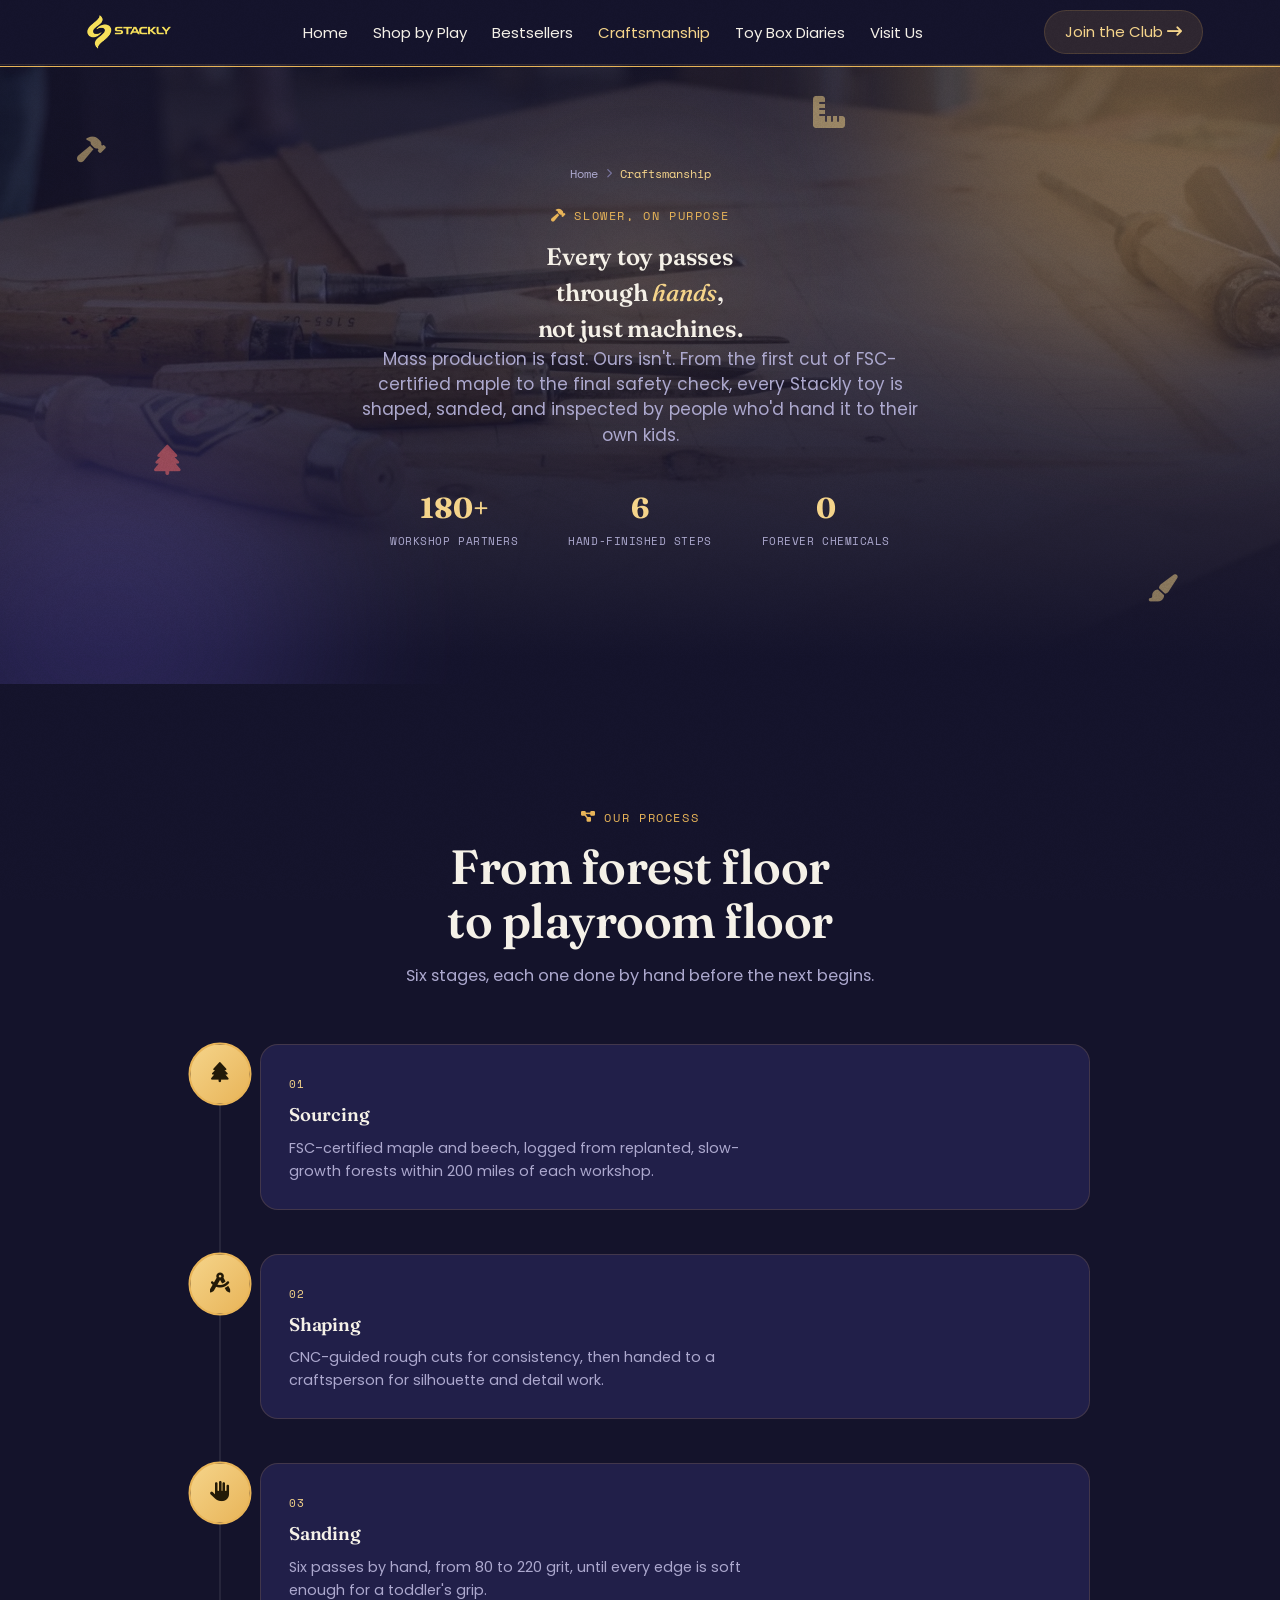
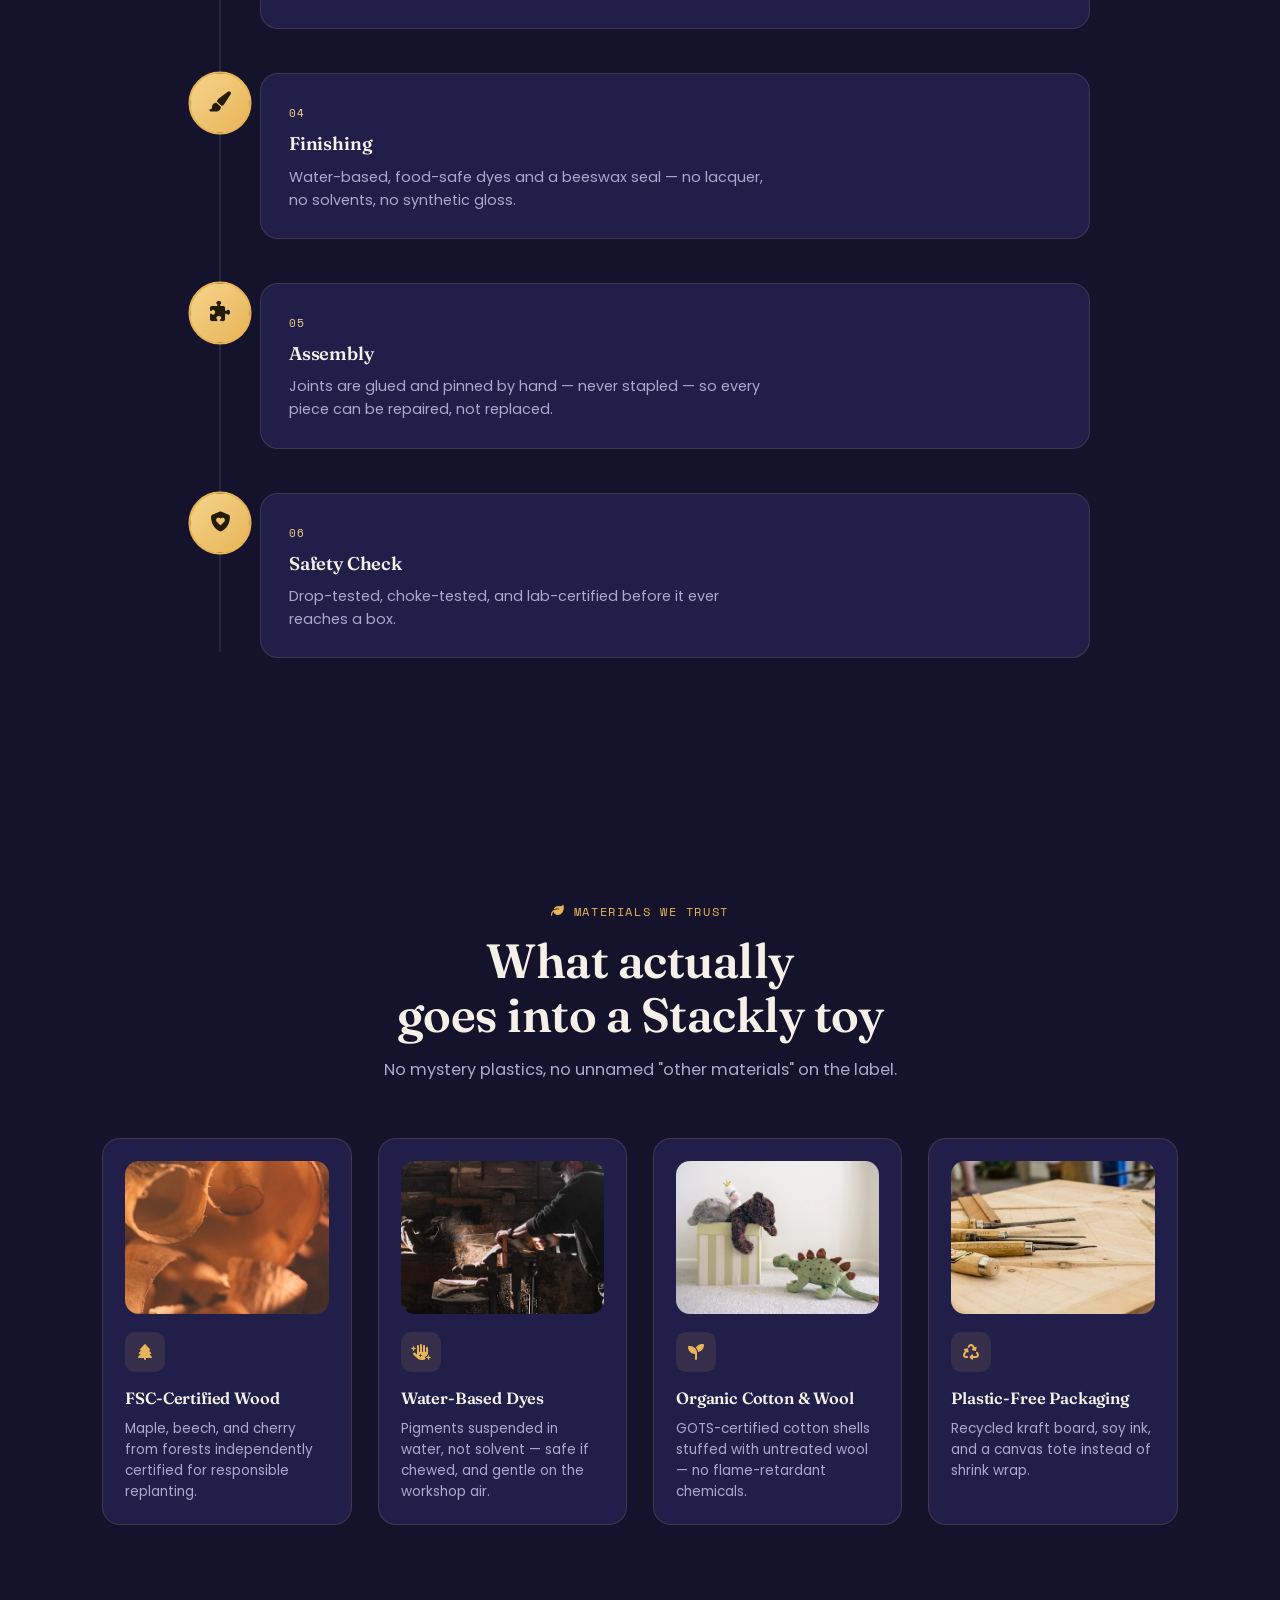
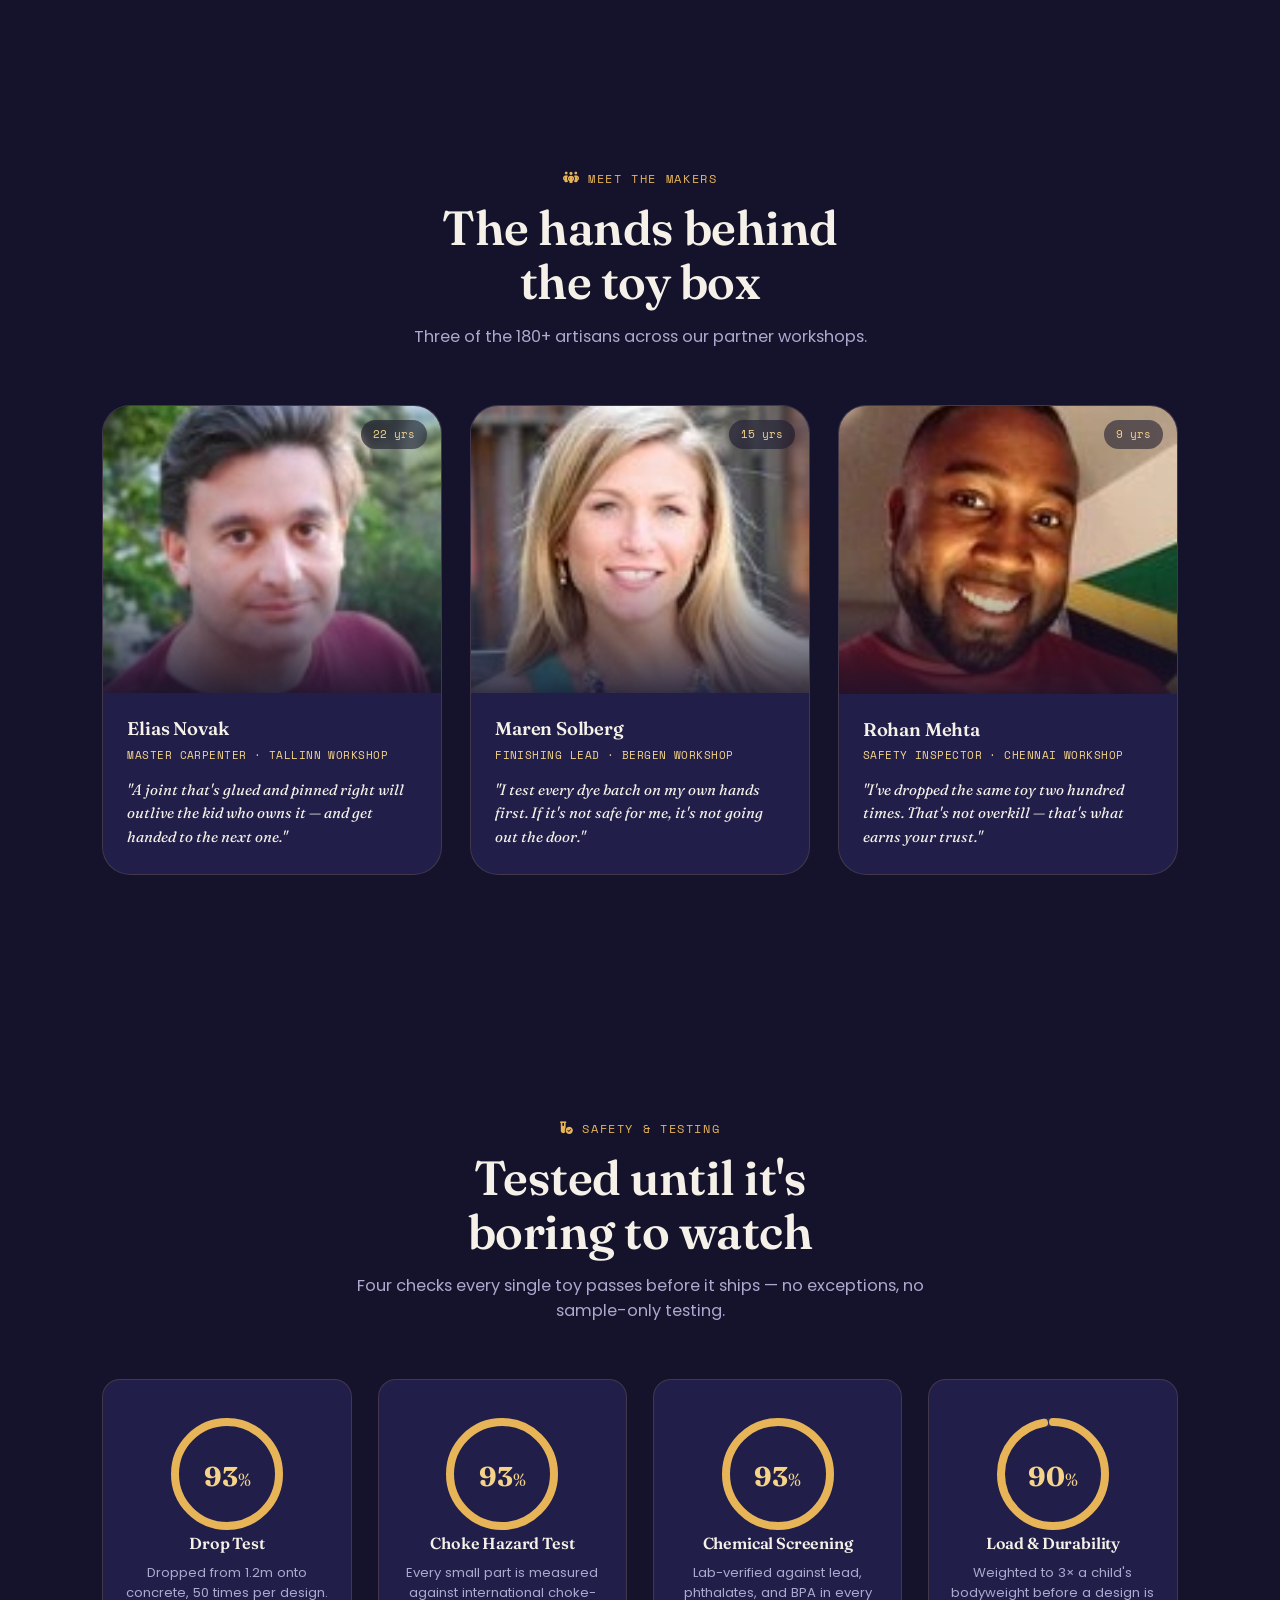
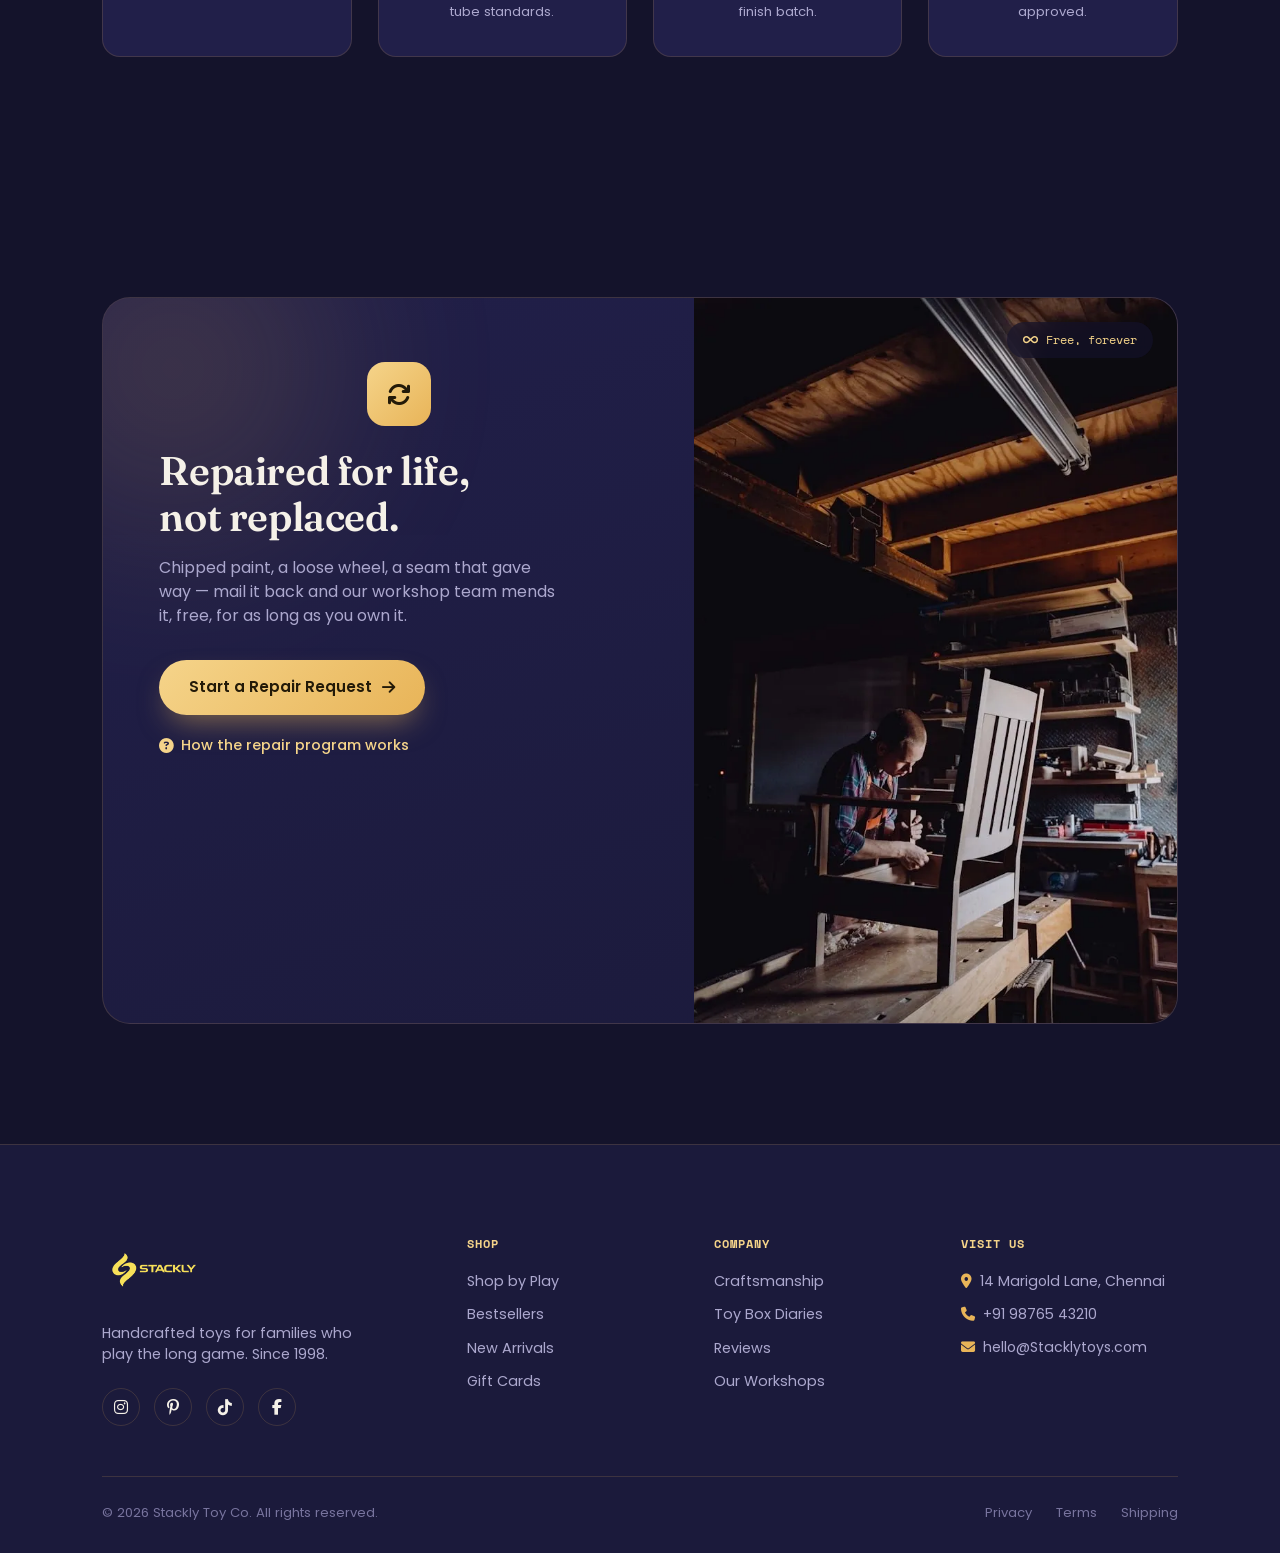
<file: craft.html>
<!DOCTYPE html>
<html lang="en">
<head>
<meta charset="UTF-8">
<meta name="viewport" content="width=device-width, initial-scale=1.0">
<title>Craftsmanship — Stackly Toy Co.</title>

<link rel="preconnect" href="https://fonts.googleapis.com">
<link href="https://fonts.googleapis.com/css2?family=Fraunces:ital,opsz,wght@0,9..144,400;0,9..144,500;0,9..144,600;0,9..144,700;1,9..144,500&family=Poppins:wght@300;400;500;600;700;800&family=Space+Mono:wght@400;700&display=swap" rel="stylesheet">
<link rel="stylesheet" href="https://cdnjs.cloudflare.com/ajax/libs/font-awesome/6.5.1/css/all.min.css">

<link rel="stylesheet" href="style.css">
</head>
<body>

<div class="grain"></div>
<div class="cursor-glow" id="cursorGlow"></div>

<!-- ================= NAVBAR ================= -->
<header class="navbar" id="navbar">
  <div class="nav-inner">
    <a href="index.html">
    <img src="Assest/stacklylogo (1).webp" alt="Stackly Logo">
</a>

    <nav class="nav-links" id="navLinks">
        <a href="index.html">Home</a>
      <a href="shop.html">Shop by Play</a>
      <a href="best.html">Bestsellers</a>
      <a href="craft.html" class="active-link">Craftsmanship</a>
      <a href="diaries.html">Toy Box Diaries</a>
      <a href="visit.html">Visit Us</a>
    </nav>

    <div class="nav-icons">
      <a href="index.html" class="nav-cta">Join the Club <i class="fa-solid fa-arrow-right-long"></i></a>
      <button class="hamburger" id="hamburger" aria-label="Menu" aria-expanded="false">
        <span></span><span></span><span></span>
      </button>
    </div>
  </div>
</header>

<!-- mobile menu overlay -->
<div class="mobile-menu" id="mobileMenu">

    <!-- Close Button -->
    <button class="menu-close" id="menuClose">
        <i class="fa-solid fa-xmark"></i>
    </button>

    <nav>
        <a href="index.html">Home</a>
        <a href="shop.html">Shop by Play</a>
        <a href="best.html">Bestsellers</a>
        <a href="craft.html">Craftsmanship</a>
        <a href="diaries.html">Toy Box Diaries</a>
        <a href="visit.html">Visit Us</a>

        <a href="login.html" class="mm-cta">
            Join the Club
        </a>
    </nav>

</div>

<main>

<!-- ================= 1. CRAFT HERO ================= -->
<section class="craft-hero" id="craft-hero">
  <div class="hero-bg-shapes">
    <span class="blob blob-a"></span>
    <span class="blob blob-b"></span>
    <i class="fa-solid fa-hammer float-icon fi-1"></i>
    <i class="fa-solid fa-tree float-icon fi-2"></i>
    <i class="fa-solid fa-ruler-combined float-icon fi-3"></i>
    <i class="fa-solid fa-paintbrush float-icon fi-4"></i>
  </div>

  <div class="shop-hero-inner">
    <p class="breadcrumb reveal"><a href="index.html">Home</a> <i class="fa-solid fa-chevron-right"></i> <span>Craftsmanship</span></p>
    <p class="eyebrow reveal"><i class="fa-solid fa-hammer"></i> Slower, On Purpose</p>
    <h1 class="reveal">Every toy passes<br>through <span class="script-word">hands</span>,<br>not just machines.</h1>
    <p class="shop-hero-sub reveal">Mass production is fast. Ours isn't. From the first cut of FSC-certified maple to the final safety check, every Stackly toy is shaped, sanded, and inspected by people who'd hand it to their own kids.</p>

    <div class="shop-hero-stats reveal">
      <div><strong>180+</strong><span>Workshop Partners</span></div>
      <div><strong>6</strong><span>Hand-Finished Steps</span></div>
      <div><strong>0</strong><span>Forever Chemicals</span></div>
    </div>
  </div>
</section>

<!-- ================= 2. OUR PROCESS ================= -->
<section class="process" id="process">
  <div class="section-head reveal">
    <p class="eyebrow"><i class="fa-solid fa-diagram-project"></i> Our Process</p>
    <h2>From forest floor<br>to playroom floor</h2>
    <p class="section-sub">Six stages, each one done by hand before the next begins.</p>
  </div>

  <div class="process-timeline" id="processTimeline">
    <div class="process-line"><div class="process-line-fill" id="processFill"></div></div>

    <div class="process-step reveal">
      <div class="ps-icon"><i class="fa-solid fa-tree"></i></div>
      <div class="ps-card">
        <span class="ps-num">01</span>
        <h4>Sourcing</h4>
        <p>FSC-certified maple and beech, logged from replanted, slow-growth forests within 200 miles of each workshop.</p>
      </div>
    </div>

    <div class="process-step reveal">
      <div class="ps-icon"><i class="fa-solid fa-compass-drafting"></i></div>
      <div class="ps-card">
        <span class="ps-num">02</span>
        <h4>Shaping</h4>
        <p>CNC-guided rough cuts for consistency, then handed to a craftsperson for silhouette and detail work.</p>
      </div>
    </div>

    <div class="process-step reveal">
      <div class="ps-icon"><i class="fa-solid fa-hand"></i></div>
      <div class="ps-card">
        <span class="ps-num">03</span>
        <h4>Sanding</h4>
        <p>Six passes by hand, from 80 to 220 grit, until every edge is soft enough for a toddler's grip.</p>
      </div>
    </div>

    <div class="process-step reveal">
      <div class="ps-icon"><i class="fa-solid fa-paintbrush"></i></div>
      <div class="ps-card">
        <span class="ps-num">04</span>
        <h4>Finishing</h4>
        <p>Water-based, food-safe dyes and a beeswax seal &mdash; no lacquer, no solvents, no synthetic gloss.</p>
      </div>
    </div>

    <div class="process-step reveal">
      <div class="ps-icon"><i class="fa-solid fa-puzzle-piece"></i></div>
      <div class="ps-card">
        <span class="ps-num">05</span>
        <h4>Assembly</h4>
        <p>Joints are glued and pinned by hand &mdash; never stapled &mdash; so every piece can be repaired, not replaced.</p>
      </div>
    </div>

    <div class="process-step reveal">
      <div class="ps-icon"><i class="fa-solid fa-shield-heart"></i></div>
      <div class="ps-card">
        <span class="ps-num">06</span>
        <h4>Safety Check</h4>
        <p>Drop-tested, choke-tested, and lab-certified before it ever reaches a box.</p>
      </div>
    </div>
  </div>
</section>

<!-- ================= 3. MATERIALS WE TRUST ================= -->
<section class="materials" id="materials">
  <div class="section-head reveal">
    <p class="eyebrow"><i class="fa-solid fa-leaf"></i> Materials We Trust</p>
    <h2>What actually<br>goes into a Stackly toy</h2>
    <p class="section-sub">No mystery plastics, no unnamed "other materials" on the label.</p>
  </div>

  <div class="material-grid">
    <div class="material-card reveal">
      <div class="material-swatch">
        <img src="Assest/toy24.webp" alt="Close-up of grained wood">
      </div>
      <span class="material-icon"><i class="fa-solid fa-tree"></i></span>
      <h4>FSC-Certified Wood</h4>
      <p>Maple, beech, and cherry from forests independently certified for responsible replanting.</p>
    </div>
    <div class="material-card reveal">
      <div class="material-swatch">
        <img src="Assest/toy25.webp" alt="Craftsman working with hand tools">
      </div>
      <span class="material-icon"><i class="fa-solid fa-hand-sparkles"></i></span>
      <h4>Water-Based Dyes</h4>
      <p>Pigments suspended in water, not solvent &mdash; safe if chewed, and gentle on the workshop air.</p>
    </div>
    <div class="material-card reveal">
      <div class="material-swatch">
        <img src="Assest/toy26.webp" alt="Organic cotton stuffed toys">
      </div>
      <span class="material-icon"><i class="fa-solid fa-seedling"></i></span>
      <h4>Organic Cotton &amp; Wool</h4>
      <p>GOTS-certified cotton shells stuffed with untreated wool &mdash; no flame-retardant chemicals.</p>
    </div>
    <div class="material-card reveal">
      <div class="material-swatch">
        <img src="Assest/toy27.webp" alt="Hand tools on a workshop table">
      </div>
      <span class="material-icon"><i class="fa-solid fa-recycle"></i></span>
      <h4>Plastic-Free Packaging</h4>
      <p>Recycled kraft board, soy ink, and a canvas tote instead of shrink wrap.</p>
    </div>
  </div>
</section>

<!-- ================= 4. MEET THE MAKERS ================= -->
<section class="makers" id="makers">
  <div class="section-head reveal">
    <p class="eyebrow"><i class="fa-solid fa-people-group"></i> Meet the Makers</p>
    <h2>The hands behind<br>the toy box</h2>
    <p class="section-sub">Three of the 180+ artisans across our partner workshops.</p>
  </div>

  <div class="maker-grid">
    <div class="maker-card reveal">
      <div class="maker-photo">
        <img src="Assest/toy28.webp" alt="Elias Novak, master carpenter">
        <span class="maker-years">22 yrs</span>
      </div>
      <div class="maker-info">
        <h4>Elias Novak</h4>
        <p class="maker-role">Master Carpenter &middot; Tallinn Workshop</p>
        <p class="maker-quote">"A joint that's glued and pinned right will outlive the kid who owns it &mdash; and get handed to the next one."</p>
      </div>
    </div>
    <div class="maker-card reveal">
      <div class="maker-photo">
        <img src="Assest/toy29.webp" alt="Maren Solberg, finishing lead">
        <span class="maker-years">15 yrs</span>
      </div>
      <div class="maker-info">
        <h4>Maren Solberg</h4>
        <p class="maker-role">Finishing Lead &middot; Bergen Workshop</p>
        <p class="maker-quote">"I test every dye batch on my own hands first. If it's not safe for me, it's not going out the door."</p>
      </div>
    </div>
    <div class="maker-card reveal">
      <div class="maker-photo">
        <img src="Assest/toy30.webp" alt="Rohan Mehta, safety inspector">
        <span class="maker-years">9 yrs</span>
      </div>
      <div class="maker-info">
        <h4>Rohan Mehta</h4>
        <p class="maker-role">Safety Inspector &middot; Chennai Workshop</p>
        <p class="maker-quote">"I've dropped the same toy two hundred times. That's not overkill &mdash; that's what earns your trust."</p>
      </div>
    </div>
  </div>
</section>

<!-- ================= 5. SAFETY & TESTING ================= -->
<section class="testing" id="testing">
  <div class="section-head reveal">
    <p class="eyebrow"><i class="fa-solid fa-vial-circle-check"></i> Safety &amp; Testing</p>
    <h2>Tested until it's<br>boring to watch</h2>
    <p class="section-sub">Four checks every single toy passes before it ships &mdash; no exceptions, no sample-only testing.</p>
  </div>

  <div class="test-grid">
    <div class="test-card reveal">
      <svg class="ring-svg" viewBox="0 0 120 120">
        <circle class="ring-bg" cx="60" cy="60" r="52"></circle>
        <circle class="ring-fill" data-pct="100" cx="60" cy="60" r="52"></circle>
      </svg>
      <span class="ring-label"><strong class="ring-num" data-count="100">0</strong><em>%</em></span>
      <h4>Drop Test</h4>
      <p>Dropped from 1.2m onto concrete, 50 times per design.</p>
    </div>
    <div class="test-card reveal">
      <svg class="ring-svg" viewBox="0 0 120 120">
        <circle class="ring-bg" cx="60" cy="60" r="52"></circle>
        <circle class="ring-fill" data-pct="100" cx="60" cy="60" r="52"></circle>
      </svg>
      <span class="ring-label"><strong class="ring-num" data-count="100">0</strong><em>%</em></span>
      <h4>Choke Hazard Test</h4>
      <p>Every small part is measured against international choke-tube standards.</p>
    </div>
    <div class="test-card reveal">
      <svg class="ring-svg" viewBox="0 0 120 120">
        <circle class="ring-bg" cx="60" cy="60" r="52"></circle>
        <circle class="ring-fill" data-pct="100" cx="60" cy="60" r="52"></circle>
      </svg>
      <span class="ring-label"><strong class="ring-num" data-count="100">0</strong><em>%</em></span>
      <h4>Chemical Screening</h4>
      <p>Lab-verified against lead, phthalates, and BPA in every finish batch.</p>
    </div>
    <div class="test-card reveal">
      <svg class="ring-svg" viewBox="0 0 120 120">
        <circle class="ring-bg" cx="60" cy="60" r="52"></circle>
        <circle class="ring-fill" data-pct="97" cx="60" cy="60" r="52"></circle>
      </svg>
      <span class="ring-label"><strong class="ring-num" data-count="97">0</strong><em>%</em></span>
      <h4>Load &amp; Durability</h4>
      <p>Weighted to 3&times; a child's bodyweight before a design is approved.</p>
    </div>
  </div>
</section>

<!-- ================= 6. REPAIR FOR LIFE CTA ================= -->
<section class="repair-cta" id="repair">
  <div class="quiz-card restock-card reveal">
    <div class="quiz-copy">
      <div class="nl-icon"><i class="fa-solid fa-arrows-rotate"></i></div>
      <h2>Repaired for life,<br>not replaced.</h2>
      <p>Chipped paint, a loose wheel, a seam that gave way &mdash; mail it back and our workshop team mends it, free, for as long as you own it.</p>
      <a href="404.html" class="btn btn-primary"><span>Start a Repair Request</span><i class="fa-solid fa-arrow-right"></i></a>
      <a href="404.html" class="bundle-link"><i class="fa-solid fa-circle-question"></i> How the repair program works</a>
    </div>
    <div class="quiz-visual">
      <img src="Assest/toy31.webp" alt="Craftsman repairing a wooden piece in a workshop">
      <div class="quiz-tag"><i class="fa-solid fa-infinity"></i> Free, forever</div>
    </div>
  </div>
</section>

</main>

<!-- ================= FOOTER ================= -->
<footer class="footer" id="contact">
  <div class="footer-top">
    <div class="footer-brand">
      <div class="footer-brand">
    <a href="craft.html"><img src="Assest/stacklylogo (1).webp" alt="Stackly Logo"></a>
</div>
      <p>Handcrafted toys for families who play the long game. Since 1998.</p>
      <div class="footer-social">
        <a href="404.html" aria-label="Instagram"><i class="fa-brands fa-instagram"></i></a>
        <a href="404.html" aria-label="Pinterest"><i class="fa-brands fa-pinterest-p"></i></a>
        <a href="404.html" aria-label="TikTok"><i class="fa-brands fa-tiktok"></i></a>
        <a href="404.html" aria-label="Facebook"><i class="fa-brands fa-facebook-f"></i></a>
      </div>
    </div>

    <div class="footer-col">
      <h5>Shop</h5>
      <a href="shop.html">Shop by Play</a>
      <a href="best.html">Bestsellers</a>
      <a href="visit.html">New Arrivals</a>
      <a href="visit.html">Gift Cards</a>
    </div>
    <div class="footer-col">
      <h5>Company</h5>
      <a href="craft.html">Craftsmanship</a>
      <a href="diaries.html">Toy Box Diaries</a>
      <a href="visit.html">Reviews</a>
      <a href="visit.html">Our Workshops</a>
    </div>
    <div class="footer-col">
      <h5>Visit Us</h5>
      <p><i class="fa-solid fa-location-dot"></i> 14 Marigold Lane, Chennai</p>
      <p><i class="fa-solid fa-phone"></i> +91 98765 43210</p>
      <p><i class="fa-solid fa-envelope"></i> hello@Stacklytoys.com</p>
    </div>
  </div>

  <div class="footer-bottom">
    <p>&copy; 2026 Stackly Toy Co. All rights reserved.</p>
    <div class="footer-legal">
      <a href="404.html">Privacy</a>
      <a href="404.html">Terms</a>
      <a href="404.html">Shipping</a>
    </div>
  </div>
</footer>

<button class="to-top" id="toTop" aria-label="Back to top"><i class="fa-solid fa-arrow-up"></i></button>

<script src="script.js"></script>
</body>
</html>
</file>
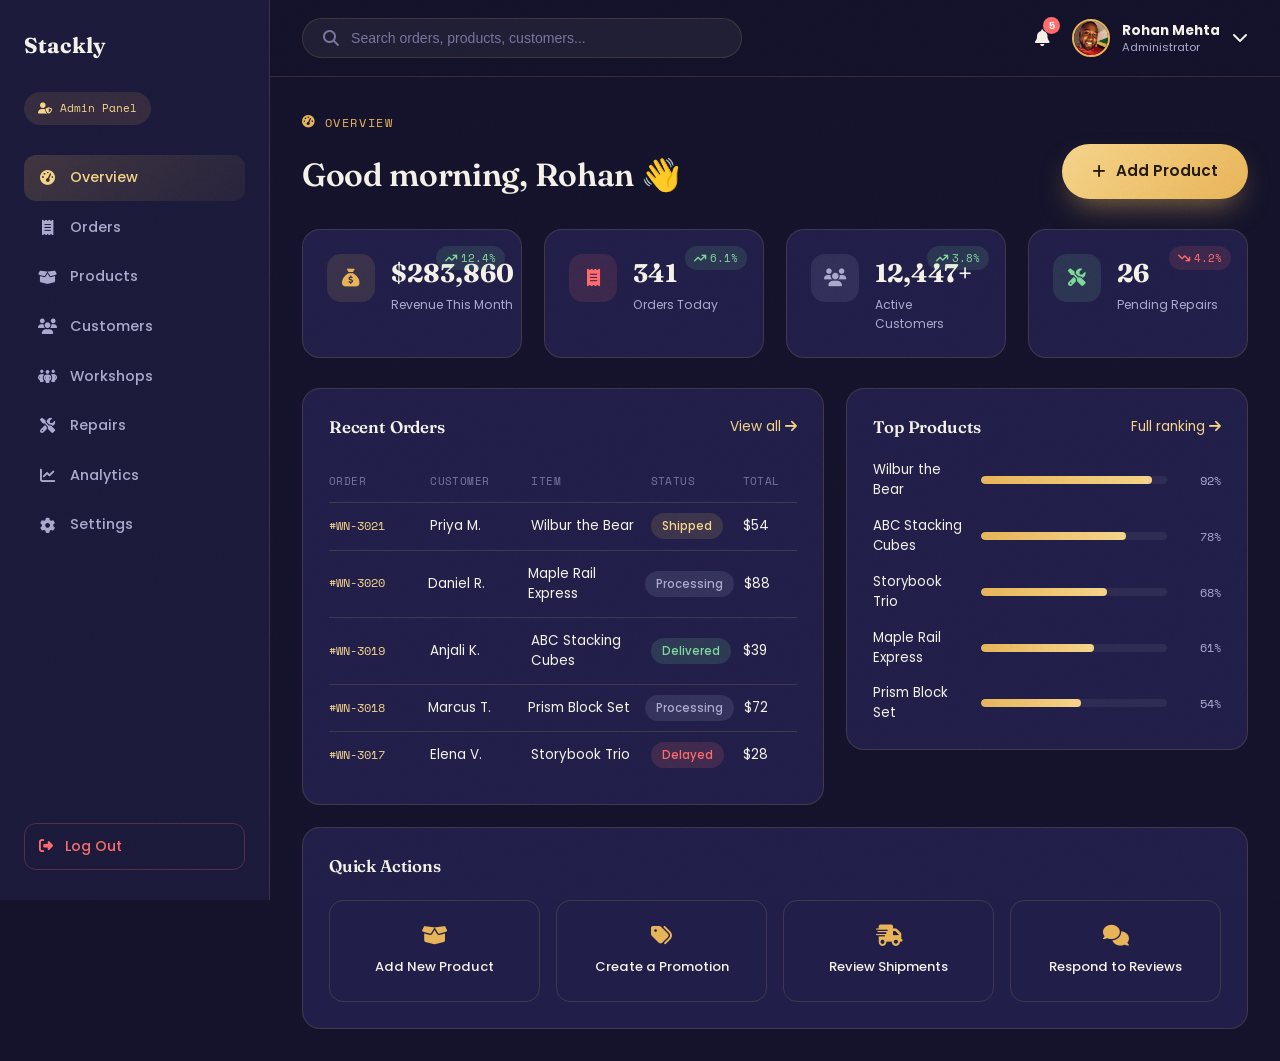
<file: dashboard-admin.html>
<!DOCTYPE html>
<html lang="en">
<head>
<meta charset="UTF-8">
<meta name="viewport" content="width=device-width, initial-scale=1.0">
<title>Admin Dashboard — Stackly Toy Co.</title>

<link rel="preconnect" href="https://fonts.googleapis.com">
<link href="https://fonts.googleapis.com/css2?family=Fraunces:ital,opsz,wght@0,9..144,400;0,9..144,500;0,9..144,600;0,9..144,700;1,9..144,500&family=Poppins:wght@300;400;500;600;700;800&family=Space+Mono:wght@400;700&display=swap" rel="stylesheet">
<link rel="stylesheet" href="https://cdnjs.cloudflare.com/ajax/libs/font-awesome/6.5.1/css/all.min.css">
<link rel="stylesheet" href="style.css">
</head>
<body class="dash-body">

<div class="grain"></div>

<div class="dash-shell">

  <!-- ============ SIDEBAR ============ -->
  <aside class="dash-sidebar" id="dashSidebar">
    <a href="index.html" class="logo">
      <span class="logo-text">Stackly</span>
    </a>

    <span class="dash-role-tag admin"><i class="fa-solid fa-user-shield"></i> Admin Panel</span>

    <nav class="dash-nav">
      <a href="#" class="dash-link active" data-view="overview"><i class="fa-solid fa-gauge-high"></i> Overview</a>
      <a href="#" class="dash-link" data-view="orders"><i class="fa-solid fa-receipt"></i> Orders</a>
      <a href="#" class="dash-link" data-view="products"><i class="fa-solid fa-box-open"></i> Products</a>
      <a href="#" class="dash-link" data-view="customers"><i class="fa-solid fa-users"></i> Customers</a>
      <a href="#" class="dash-link" data-view="workshops"><i class="fa-solid fa-people-group"></i> Workshops</a>
      <a href="#" class="dash-link" data-view="repairs"><i class="fa-solid fa-screwdriver-wrench"></i> Repairs</a>
      <a href="#" class="dash-link" data-view="analytics"><i class="fa-solid fa-chart-line"></i> Analytics</a>
      <a href="#" class="dash-link" data-view="settings"><i class="fa-solid fa-gear"></i> Settings</a>
    </nav>

    <a href="login.html" class="dash-logout" id="logoutBtn"><i class="fa-solid fa-right-from-bracket"></i> Log Out</a>
  </aside>

  <div class="dash-overlay" id="dashOverlay"></div>

  <!-- ============ MAIN ============ -->
  <div class="dash-main">

    <!-- TOPBAR -->
    <header class="dash-topbar">
      <button class="hamburger dash-hamburger" id="dashHamburger" aria-label="Menu">
        <span></span><span></span><span></span>
      </button>

      <div class="dash-search">
        <i class="fa-solid fa-magnifying-glass"></i>
        <input type="text" placeholder="Search orders, products, customers...">
      </div>

      <div class="dash-topbar-actions">
        <a href="404.html"><button class="icon-btn" aria-label="Notifications">
          <i class="fa-solid fa-bell"></i>
          <span class="cart-count">5</span>
        </button></a>
        <div class="dash-profile">
          <img src="Assest/toy30.webp" alt="Admin avatar" id="adminAvatar">
          <a href="404.html"><div class="dash-profile-info">
            <strong id="adminName">Rohan Mehta</strong>
            <span>Administrator</span>
          </div></a>
         <a href="404.html"><i class="fa-solid fa-chevron-down"></i></a>
        </div>
      </div>
    </header>

    <!-- CONTENT -->
    <div class="dash-content">

      <!-- ================= VIEW: OVERVIEW ================= -->
      <div class="dash-view active" id="view-overview">
        <div class="dash-heading reveal">
          <div>
            <p class="eyebrow"><i class="fa-solid fa-gauge-high"></i> Overview</p>
            <h1>Good morning, <span id="adminGreetName">Rohan</span> 👋</h1>
          </div>
          <a href="404.html" class="btn btn-primary" data-view="products"><i class="fa-solid fa-plus"></i><span>Add Product</span></a>
        </div>

        <div class="dash-stats">
          <div class="dash-stat-card reveal">
            <span class="dsc-icon dsc-gold"><i class="fa-solid fa-sack-dollar"></i></span>
            <div class="dsc-info">
              <span class="dsc-num" data-target="284600" data-prefix="$" data-suffix="">0</span>
              <p>Revenue This Month</p>
            </div>
            <span class="dsc-trend up"><i class="fa-solid fa-arrow-trend-up"></i> 12.4%</span>
          </div>
          <div class="dash-stat-card reveal">
            <span class="dsc-icon dsc-coral"><i class="fa-solid fa-receipt"></i></span>
            <div class="dsc-info">
              <span class="dsc-num" data-target="342" data-suffix="">0</span>
              <p>Orders Today</p>
            </div>
            <span class="dsc-trend up"><i class="fa-solid fa-arrow-trend-up"></i> 6.1%</span>
          </div>
          <div class="dash-stat-card reveal">
            <span class="dsc-icon dsc-lavender"><i class="fa-solid fa-users"></i></span>
            <div class="dsc-info">
              <span class="dsc-num" data-target="12480" data-suffix="+">0</span>
              <p>Active Customers</p>
            </div>
            <span class="dsc-trend up"><i class="fa-solid fa-arrow-trend-up"></i> 3.8%</span>
          </div>
          <div class="dash-stat-card reveal">
            <span class="dsc-icon dsc-green"><i class="fa-solid fa-screwdriver-wrench"></i></span>
            <div class="dsc-info">
              <span class="dsc-num" data-target="27" data-suffix="">0</span>
              <p>Pending Repairs</p>
            </div>
            <span class="dsc-trend down"><i class="fa-solid fa-arrow-trend-down"></i> 4.2%</span>
          </div>
        </div>

        <div class="dash-grid-2">
          <div class="dash-panel reveal">
            <div class="dash-panel-head">
              <h3>Recent Orders</h3>
              <a href="404.html" class="inline-link" data-view="orders">View all <i class="fa-solid fa-arrow-right"></i></a>
            </div>
            <div class="dash-table">
              <div class="dt-row dt-head">
                <span>Order</span><span>Customer</span><span>Item</span><span>Status</span><span>Total</span>
              </div>
              <div class="dt-row">
                <span class="dt-id">#WN-3021</span><span>Priya M.</span><span>Wilbur the Bear</span>
                <span><span class="status-badge status-shipped">Shipped</span></span><span>$54</span>
              </div>
              <div class="dt-row">
                <span class="dt-id">#WN-3020</span><span>Daniel R.</span><span>Maple Rail Express</span>
                <span><span class="status-badge status-processing">Processing</span></span><span>$88</span>
              </div>
              <div class="dt-row">
                <span class="dt-id">#WN-3019</span><span>Anjali K.</span><span>ABC Stacking Cubes</span>
                <span><span class="status-badge status-delivered">Delivered</span></span><span>$39</span>
              </div>
              <div class="dt-row">
                <span class="dt-id">#WN-3018</span><span>Marcus T.</span><span>Prism Block Set</span>
                <span><span class="status-badge status-processing">Processing</span></span><span>$72</span>
              </div>
              <div class="dt-row">
                <span class="dt-id">#WN-3017</span><span>Elena V.</span><span>Storybook Trio</span>
                <span><span class="status-badge status-delayed">Delayed</span></span><span>$28</span>
              </div>
            </div>
          </div>

          <div class="dash-panel reveal">
            <div class="dash-panel-head">
              <h3>Top Products</h3>
              <a href="404.html" class="inline-link" data-view="analytics">Full ranking <i class="fa-solid fa-arrow-right"></i></a>
            </div>
            <div class="top-product-list">
              <div class="tp-row">
                <span class="tp-name">Wilbur the Bear</span>
                <div class="tp-bar"><div class="tp-fill" data-width="92"></div></div>
                <span class="tp-pct">92%</span>
              </div>
              <div class="tp-row">
                <span class="tp-name">ABC Stacking Cubes</span>
                <div class="tp-bar"><div class="tp-fill" data-width="78"></div></div>
                <span class="tp-pct">78%</span>
              </div>
              <div class="tp-row">
                <span class="tp-name">Storybook Trio</span>
                <div class="tp-bar"><div class="tp-fill" data-width="68"></div></div>
                <span class="tp-pct">68%</span>
              </div>
              <div class="tp-row">
                <span class="tp-name">Maple Rail Express</span>
                <div class="tp-bar"><div class="tp-fill" data-width="61"></div></div>
                <span class="tp-pct">61%</span>
              </div>
              <div class="tp-row">
                <span class="tp-name">Prism Block Set</span>
                <div class="tp-bar"><div class="tp-fill" data-width="54"></div></div>
                <span class="tp-pct">54%</span>
              </div>
            </div>
          </div>
        </div>

        <div class="dash-panel reveal">
          <div class="dash-panel-head"><h3>Quick Actions</h3></div>
          <div class="quick-actions">
            <a href="404.html" class="qa-card" data-view="products"><i class="fa-solid fa-box-open"></i><span>Add New Product</span></a>
            <a href="404.html" class="qa-card"><i class="fa-solid fa-tags"></i><span>Create a Promotion</span></a>
            <a href="404.html" class="qa-card" data-view="orders"><i class="fa-solid fa-truck-fast"></i><span>Review Shipments</span></a>
            <a href="404.html" class="qa-card"><i class="fa-solid fa-comments"></i><span>Respond to Reviews</span></a>
          </div>
        </div>
      </div>

      <!-- ================= VIEW: ORDERS ================= -->
      <div class="dash-view" id="view-orders">
        <div class="dash-heading reveal">
          <div>
            <p class="eyebrow"><i class="fa-solid fa-receipt"></i> Orders</p>
            <h1>Every order, live</h1>
          </div>
        </div>

        <div class="filter-bar reveal" style="justify-content:flex-start;margin-bottom:22px;">
          <button class="filter-btn active" data-filter="all">All</button>
          <button class="filter-btn" data-filter="processing">Processing</button>
          <button class="filter-btn" data-filter="shipped">Shipped</button>
          <button class="filter-btn" data-filter="delivered">Delivered</button>
          <button class="filter-btn" data-filter="delayed">Delayed</button>
        </div>

        <div class="dash-panel reveal">
          <div class="dash-table">
            <div class="dt-row dt-row-6 dt-head">
              <span>Order</span><span>Customer</span><span>Item</span><span>Status</span><span>Total</span><span>Action</span>
            </div>
            <div class="dt-row dt-row-6" data-tags="shipped">
              <span class="dt-id">#WN-3021</span><span>Priya M.</span><span>Wilbur the Bear</span>
              <span><span class="status-badge status-shipped">Shipped</span></span><span>$54</span>
              <a href="404.html" class="dt-action">View <i class="fa-solid fa-arrow-right"></i></a>
            </div>
            <div class="dt-row dt-row-6" data-tags="processing">
              <span class="dt-id">#WN-3020</span><span>Daniel R.</span><span>Maple Rail Express</span>
              <span><span class="status-badge status-processing">Processing</span></span><span>$88</span>
              <a href="404.html" class="dt-action">View <i class="fa-solid fa-arrow-right"></i></a>
            </div>
            <div class="dt-row dt-row-6" data-tags="delivered">
              <span class="dt-id">#WN-3019</span><span>Anjali K.</span><span>ABC Stacking Cubes</span>
              <span><span class="status-badge status-delivered">Delivered</span></span><span>$39</span>
              <a href="404.html" class="dt-action">View <i class="fa-solid fa-arrow-right"></i></a>
            </div>
            <div class="dt-row dt-row-6" data-tags="processing">
              <span class="dt-id">#WN-3018</span><span>Marcus T.</span><span>Prism Block Set</span>
              <span><span class="status-badge status-processing">Processing</span></span><span>$72</span>
              <a href="404.html" class="dt-action">View <i class="fa-solid fa-arrow-right"></i></a>
            </div>
            <div class="dt-row dt-row-6" data-tags="delayed">
              <span class="dt-id">#WN-3017</span><span>Elena V.</span><span>Storybook Trio</span>
              <span><span class="status-badge status-delayed">Delayed</span></span><span>$28</span>
              <a href="404.html" class="dt-action">View <i class="fa-solid fa-arrow-right"></i></a>
            </div>
            <div class="dt-row dt-row-6" data-tags="delivered">
              <span class="dt-id">#WN-3016</span><span>Sofia L.</span><span>Rally Roadster Trike</span>
              <span><span class="status-badge status-delivered">Delivered</span></span><span>$96</span>
              <a href="404.html" class="dt-action">View <i class="fa-solid fa-arrow-right"></i></a>
            </div>
            <div class="dt-row dt-row-6" data-tags="shipped">
              <span class="dt-id">#WN-3015</span><span>James K.</span><span>Little Picasso Craft Box</span>
              <span><span class="status-badge status-shipped">Shipped</span></span><span>$34</span>
              <a href="404.html" class="dt-action">View <i class="fa-solid fa-arrow-right"></i></a>
            </div>
          </div>
          <p class="no-results">No orders match that filter yet &mdash; try "All".</p>
        </div>
      </div>

      <!-- ================= VIEW: PRODUCTS ================= -->
      <div class="dash-view" id="view-products">
        <div class="dash-heading reveal">
          <div>
            <p class="eyebrow"><i class="fa-solid fa-box-open"></i> Products</p>
            <h1>What's on the shelf</h1>
          </div>
          <a href="#" class="btn btn-primary"><i class="fa-solid fa-plus"></i><span>Add Product</span></a>
        </div>

        <div class="padmin-grid">
          <div class="padmin-card reveal">
            <div class="padmin-media">
              <img src="Assest/toy2.webp" alt="Wilbur the Bear">
              <span class="stock-badge stock-in">In Stock &middot; 214</span>
            </div>
            <div class="padmin-info">
              <h5>Wilbur the Bear</h5>
              <p style="color:var(--lavender);font-size:.78rem;">Plush &amp; Cuddles</p>
              <div class="padmin-bottom"><span>$54</span><a href="404.html" class="padmin-edit"><i class="fa-solid fa-pen"></i> Edit</a></div>
            </div>
          </div>
          <div class="padmin-card reveal">
            <div class="padmin-media">
              <img src="Assest/toy5.webp" alt="ABC Stacking Cubes">
              <span class="stock-badge stock-in">In Stock &middot; 168</span>
            </div>
            <div class="padmin-info">
              <h5>ABC Stacking Cubes</h5>
              <p style="color:var(--lavender);font-size:.78rem;">Learn &amp; Discover</p>
              <div class="padmin-bottom"><span>$39</span><a href="404.html" class="padmin-edit"><i class="fa-solid fa-pen"></i> Edit</a></div>
            </div>
          </div>
          <div class="padmin-card reveal">
            <div class="padmin-media">
              <img src="Assest/toy1.webp" alt="Maple Rail Express">
              <span class="stock-badge stock-low">Low Stock &middot; 12</span>
            </div>
            <div class="padmin-info">
              <h5>Maple Rail Express</h5>
              <p style="color:var(--lavender);font-size:.78rem;">Build &amp; Stack</p>
              <div class="padmin-bottom"><span>$88</span><a href="404.html" class="padmin-edit"><i class="fa-solid fa-pen"></i> Edit</a></div>
            </div>
          </div>
          <div class="padmin-card reveal">
            <div class="padmin-media">
              <img src="Assest/toy7.webp" alt="Storybook Trio">
              <span class="stock-badge stock-in">In Stock &middot; 96</span>
            </div>
            <div class="padmin-info">
              <h5>Storybook Trio</h5>
              <p style="color:var(--lavender);font-size:.78rem;">Characters</p>
              <div class="padmin-bottom"><span>$28</span><a href="404.html" class="padmin-edit"><i class="fa-solid fa-pen"></i> Edit</a></div>
            </div>
          </div>
          <div class="padmin-card reveal">
            <div class="padmin-media">
              <img src="Assest/toy4.webp" alt="Prism Block Set">
              <span class="stock-badge stock-out">Out of Stock</span>
            </div>
            <div class="padmin-info">
              <h5>Prism Block Set</h5>
              <p style="color:var(--lavender);font-size:.78rem;">Build &amp; Stack</p>
              <div class="padmin-bottom"><span>$72</span><a href="404.html" class="padmin-edit"><i class="fa-solid fa-pen"></i> Edit</a></div>
            </div>
          </div>
          <div class="padmin-card reveal">
            <div class="padmin-media">
              <img src="Assest/toy18.webp" alt="Rally Roadster Trike">
              <span class="stock-badge stock-low">Low Stock &middot; 8</span>
            </div>
            <div class="padmin-info">
              <h5>Rally Roadster Trike</h5>
              <p style="color:var(--lavender);font-size:.78rem;">Vehicles &amp; Wheels</p>
              <div class="padmin-bottom"><span>$96</span><a href="404.html" class="padmin-edit"><i class="fa-solid fa-pen"></i> Edit</a></div>
            </div>
          </div>
        </div>
      </div>

      <!-- ================= VIEW: CUSTOMERS ================= -->
      <div class="dash-view" id="view-customers">
        <div class="dash-heading reveal">
          <div>
            <p class="eyebrow"><i class="fa-solid fa-users"></i> Customers</p>
            <h1>12,480+ playroom families</h1>
          </div>
        </div>

        <div class="dash-panel reveal">
          <div class="dash-table">
            <div class="dt-row dt-head">
              <span>Customer</span><span>Location</span><span>Orders</span><span>Spent</span><span>Member Since</span>
            </div>
            <div class="dt-row">
              <span class="dt-customer"><img src="Assest/toy14.webp" alt="Priya M.">Priya M.</span>
              <span>Chennai</span><span>14</span><span>$742</span><span>2023</span>
            </div>
            <div class="dt-row">
              <span class="dt-customer"><img src="Assest/toy15.webp" alt="Daniel R.">Daniel R.</span>
              <span>Austin</span><span>9</span><span>$518</span><span>2024</span>
            </div>
            <div class="dt-row">
              <span class="dt-customer"><img src="Assest/toy16.webp" alt="Anjali K.">Anjali K.</span>
              <span>Bengaluru</span><span>21</span><span>$1,180</span><span>2022</span>
            </div>
            <div class="dt-row">
              <span class="dt-customer"><img src="Assest/toy43.webp" alt="Marcus T.">Marcus T.</span>
              <span>Mumbai</span><span>6</span><span>$294</span><span>2024</span>
            </div>
            <div class="dt-row">
              <span class="dt-customer"><img src="Assest/tiy44.webp" alt="Elena V.">Elena V.</span>
              <span>Bengaluru</span><span>17</span><span>$960</span><span>2023</span>
            </div>
            <div class="dt-row">
              <span class="dt-customer"><img src="Assest/toy45.webp" alt="Sofia L.">Sofia L.</span>
              <span>Chennai</span><span>4</span><span>$210</span><span>2025</span>
            </div>
          </div>
        </div>
      </div>

      <!-- ================= VIEW: WORKSHOPS ================= -->
      <div class="dash-view" id="view-workshops">
        <div class="dash-heading reveal">
          <div>
            <p class="eyebrow"><i class="fa-solid fa-people-group"></i> Workshops</p>
            <h1>180+ artisan partners</h1>
          </div>
        </div>

        <div class="maker-grid">
          <div class="maker-card reveal">
            <div class="maker-photo">
              <img src="Assest/toy28.webp" alt="Elias Novak">
              <span class="maker-years">22 yrs</span>
            </div>
            <div class="maker-info">
              <h4>Elias Novak</h4>
              <p class="maker-role">Master Carpenter &middot; Tallinn Workshop</p>
              <p class="maker-quote">Active &middot; 34 SKUs in production this quarter.</p>
            </div>
          </div>
          <div class="maker-card reveal">
            <div class="maker-photo">
              <img src="Assest/toy29.webp" alt="Maren Solberg">
              <span class="maker-years">15 yrs</span>
            </div>
            <div class="maker-info">
              <h4>Maren Solberg</h4>
              <p class="maker-role">Finishing Lead &middot; Bergen Workshop</p>
              <p class="maker-quote">Active &middot; 21 SKUs in production this quarter.</p>
            </div>
          </div>
          <div class="maker-card reveal">
            <div class="maker-photo">
              <img src="Assest/toy30.webp" alt="Rohan Mehta">
              <span class="maker-years">9 yrs</span>
            </div>
            <div class="maker-info">
              <h4>Rohan Mehta</h4>
              <p class="maker-role">Safety Inspector &middot; Chennai Workshop</p>
              <p class="maker-quote">Active &middot; Oversees final QA for all shipments.</p>
            </div>
          </div>
        </div>
      </div>

      <!-- ================= VIEW: REPAIRS ================= -->
      <div class="dash-view" id="view-repairs">
        <div class="dash-heading reveal">
          <div>
            <p class="eyebrow"><i class="fa-solid fa-screwdriver-wrench"></i> Repairs</p>
            <h1>27 requests in the queue</h1>
          </div>
        </div>

        <div class="dash-panel reveal">
          <div class="dash-table">
            <div class="dt-row dt-head">
              <span>Request</span><span>Customer</span><span>Item</span><span>Issue</span><span>Status</span>
            </div>
            <div class="dt-row">
              <span class="dt-id">#RP-114</span><span>Priya M.</span><span>Maple Rail Express</span><span>Loose wheel</span>
              <span><span class="status-badge status-processing">In Repair</span></span>
            </div>
            <div class="dt-row">
              <span class="dt-id">#RP-113</span><span>James K.</span><span>Wilbur the Bear</span><span>Seam repair</span>
              <span><span class="status-badge status-shipped">Shipping Back</span></span>
            </div>
            <div class="dt-row">
              <span class="dt-id">#RP-112</span><span>Sofia L.</span><span>Prism Block Set</span><span>Missing piece</span>
              <span><span class="status-badge status-delayed">Awaiting Parts</span></span>
            </div>
            <div class="dt-row">
              <span class="dt-id">#RP-111</span><span>Elena V.</span><span>Rally Roadster Trike</span><span>Wheel alignment</span>
              <span><span class="status-badge status-processing">In Repair</span></span>
            </div>
            <div class="dt-row">
              <span class="dt-id">#RP-110</span><span>Marcus T.</span><span>Storybook Trio</span><span>Repaint request</span>
              <span><span class="status-badge status-delivered">Completed</span></span>
            </div>
          </div>
        </div>
      </div>

      <!-- ================= VIEW: ANALYTICS ================= -->
      <div class="dash-view" id="view-analytics">
        <div class="dash-heading reveal">
          <div>
            <p class="eyebrow"><i class="fa-solid fa-chart-line"></i> Analytics</p>
            <h1>The shelf, by the numbers</h1>
          </div>
        </div>

        <div class="dash-panel reveal" style="margin-bottom:22px;">
          <div class="dash-panel-head"><h3>Revenue, Last 6 Months</h3></div>
          <div class="bar-chart">
            <div class="bar-chart-col"><div class="bar-chart-track"><div class="chart-bar" data-height="58"></div></div><span>Feb</span></div>
            <div class="bar-chart-col"><div class="bar-chart-track"><div class="chart-bar" data-height="64"></div></div><span>Mar</span></div>
            <div class="bar-chart-col"><div class="bar-chart-track"><div class="chart-bar" data-height="71"></div></div><span>Apr</span></div>
            <div class="bar-chart-col"><div class="bar-chart-track"><div class="chart-bar" data-height="66"></div></div><span>May</span></div>
            <div class="bar-chart-col"><div class="bar-chart-track"><div class="chart-bar" data-height="83"></div></div><span>Jun</span></div>
            <div class="bar-chart-col"><div class="bar-chart-track"><div class="chart-bar" data-height="100"></div></div><span>Jul</span></div>
          </div>
        </div>

        <div class="dash-panel reveal">
          <div class="dash-panel-head"><h3>Sales by Category</h3></div>
          <div class="ring-row">
            <div class="ring-col">
              <svg class="ring-svg" viewBox="0 0 120 120">
                <circle class="ring-bg" cx="60" cy="60" r="52"></circle>
                <circle class="ring-fill" data-pct="38" cx="60" cy="60" r="52"></circle>
              </svg>
              <span class="ring-label"><strong class="ring-num" data-count="38">0</strong><em>%</em></span>
              <p>Plush &amp; Cuddles</p>
            </div>
            <div class="ring-col">
              <svg class="ring-svg" viewBox="0 0 120 120">
                <circle class="ring-bg" cx="60" cy="60" r="52"></circle>
                <circle class="ring-fill" data-pct="27" cx="60" cy="60" r="52"></circle>
              </svg>
              <span class="ring-label"><strong class="ring-num" data-count="27">0</strong><em>%</em></span>
              <p>Build &amp; Stack</p>
            </div>
            <div class="ring-col">
              <svg class="ring-svg" viewBox="0 0 120 120">
                <circle class="ring-bg" cx="60" cy="60" r="52"></circle>
                <circle class="ring-fill" data-pct="19" cx="60" cy="60" r="52"></circle>
              </svg>
              <span class="ring-label"><strong class="ring-num" data-count="19">0</strong><em>%</em></span>
              <p>Characters</p>
            </div>
            <div class="ring-col">
              <svg class="ring-svg" viewBox="0 0 120 120">
                <circle class="ring-bg" cx="60" cy="60" r="52"></circle>
                <circle class="ring-fill" data-pct="16" cx="60" cy="60" r="52"></circle>
              </svg>
              <span class="ring-label"><strong class="ring-num" data-count="16">0</strong><em>%</em></span>
              <p>Everything Else</p>
            </div>
          </div>
        </div>
      </div>

      <!-- ================= VIEW: SETTINGS ================= -->
      <div class="dash-view" id="view-settings">
        <div class="dash-heading reveal">
          <div>
            <p class="eyebrow"><i class="fa-solid fa-gear"></i> Settings</p>
            <h1>Store configuration</h1>
          </div>
        </div>

        <div class="dash-panel reveal" style="max-width:640px;margin-bottom:22px;">
          <div class="dash-panel-head"><h3>Store Details</h3></div>
          <form class="visit-form" onsubmit="return false;">
            <div class="visit-form-row">
              <input type="text" value="Stackly Toy Co." placeholder="Store name">
              <input type="email" value="hello@Stacklytoys.com" placeholder="Contact email">
            </div>
            <div class="visit-form-row">
              <select><option>USD ($)</option><option>INR (₹)</option><option>EUR (€)</option></select>
              <select><option>Asia/Kolkata (IST)</option><option>America/New_York (EST)</option></select>
            </div>
            <button type="submit" class="btn btn-primary" style="align-self:flex-start;"><span><a href="404.html">Save Changes</a></span><i class="fa-solid fa-check"></i></button>
          </form>
        </div>

        <div class="dash-panel reveal" style="max-width:640px;">
          <div class="dash-panel-head"><h3>Admin Notifications</h3></div>
          <div class="toggle-row">
            <div><strong>New Orders</strong><span>Instant alert on every new order</span></div>
            <label class="switch"><input type="checkbox" checked><span class="switch-track"></span></label>
          </div>
          <div class="toggle-row">
            <div><strong>Low Stock Alerts</strong><span>When a product drops below 15 units</span></div>
            <label class="switch"><input type="checkbox" checked><span class="switch-track"></span></label>
          </div>
          <div class="toggle-row">
            <div><strong>New Repair Requests</strong><span>Customer-submitted repair tickets</span></div>
            <label class="switch"><input type="checkbox" checked><span class="switch-track"></span></label>
          </div>
          <div class="toggle-row">
            <div><strong>Weekly Summary Email</strong><span>Revenue &amp; performance digest</span></div>
            <label class="switch"><input type="checkbox"><span class="switch-track"></span></label>
          </div>
        </div>
      </div>

    </div>
  </div>
</div>

<script src="script.js"></script>
</body>
</html>
</file>
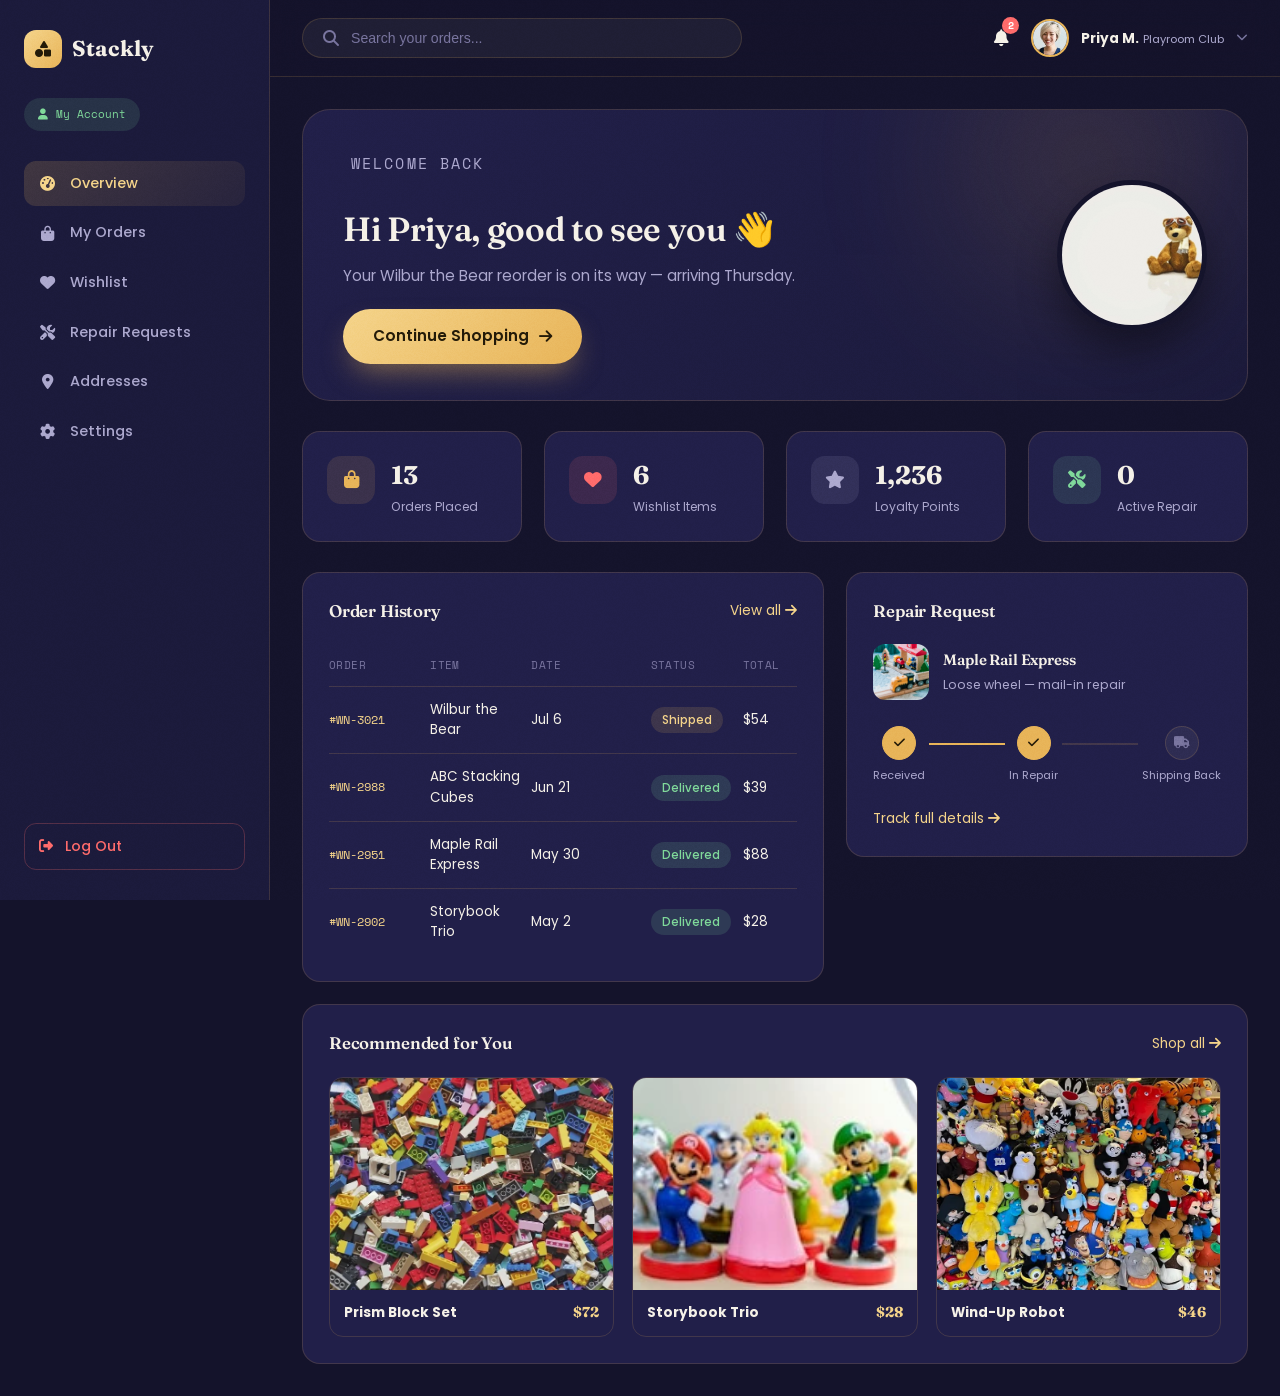
<file: dashboard-user.html>
<!DOCTYPE html>
<html lang="en">
<head>
<meta charset="UTF-8">
<meta name="viewport" content="width=device-width, initial-scale=1.0">
<title>My Account — Stackly Toy Co.</title>

<link rel="preconnect" href="https://fonts.googleapis.com">
<link href="https://fonts.googleapis.com/css2?family=Fraunces:ital,opsz,wght@0,9..144,400;0,9..144,500;0,9..144,600;0,9..144,700;1,9..144,500&family=Poppins:wght@300;400;500;600;700;800&family=Space+Mono:wght@400;700&display=swap" rel="stylesheet">
<link rel="stylesheet" href="https://cdnjs.cloudflare.com/ajax/libs/font-awesome/6.5.1/css/all.min.css">
<link rel="stylesheet" href="style.css">
</head>
<body class="dash-body">

<div class="grain"></div>

<div class="dash-shell">

  <!-- ============ SIDEBAR ============ -->
  <aside class="dash-sidebar" id="dashSidebar">
    <a href="index.html" class="logo">
      <span class="logo-mark"><i class="fa-solid fa-shapes"></i></span>
      <span class="logo-text">Stackly</span>
    </a>

    <span class="dash-role-tag user"><i class="fa-solid fa-user"></i> My Account</span>

    <nav class="dash-nav">
      <a href="#" class="dash-link active" data-view="overview"><i class="fa-solid fa-gauge-high"></i> Overview</a>
      <a href="#" class="dash-link" data-view="orders"><i class="fa-solid fa-bag-shopping"></i> My Orders</a>
      <a href="#" class="dash-link" data-view="wishlist"><i class="fa-solid fa-heart"></i> Wishlist</a>
      <a href="#" class="dash-link" data-view="repairs"><i class="fa-solid fa-screwdriver-wrench"></i> Repair Requests</a>
      <a href="#" class="dash-link" data-view="addresses"><i class="fa-solid fa-location-dot"></i> Addresses</a>
      <a href="#" class="dash-link" data-view="settings"><i class="fa-solid fa-gear"></i> Settings</a>
    </nav>

    <a href="login.html" class="dash-logout" id="logoutBtn"><i class="fa-solid fa-right-from-bracket"></i> Log Out</a>
  </aside>

  <div class="dash-overlay" id="dashOverlay"></div>

  <!-- ============ MAIN ============ -->
  <div class="dash-main">

    <!-- TOPBAR -->
    <header class="dash-topbar">
      <button class="hamburger dash-hamburger" id="dashHamburger" aria-label="Menu">
        <span></span><span></span><span></span>
      </button>

      <div class="dash-search">
        <i class="fa-solid fa-magnifying-glass"></i>
        <input type="text" placeholder="Search your orders...">
      </div>

      <div class="dash-topbar-actions">
        <button class="icon-btn" aria-label="Notifications">
         <a href="404.html"> <i class="fa-solid fa-bell"></i></a>
          <span class="cart-count">2</span>
        </button>
        <div class="dash-profile">
          <img src="Assest/toy14.webp" alt="User avatar" id="userAvatar">
          <div class="dash-profile-info"><a href="404.html">
            <strong id="userName">Priya M.</strong>
            <span>Playroom Club</span></a>
          </div>
          <i class="fa-solid fa-chevron-down"></i>
        </div>
      </div>
    </header>

    <!-- CONTENT -->
    <div class="dash-content">

      <!-- ================= VIEW: OVERVIEW ================= -->
      <div class="dash-view active" id="view-overview">

        <div class="welcome-banner reveal">
          <div class="wb-copy">
            <p class="eyebrow"><i class="fa-solid fa-sparkles"></i> Welcome back</p>
            <h1>Hi <span id="userGreetName">Priya</span>, good to see you 👋</h1>
            <p>Your Wilbur the Bear reorder is on its way &mdash; arriving Thursday.</p>
            <a href="404.html" class="btn btn-primary"><span>Continue Shopping</span><i class="fa-solid fa-arrow-right"></i></a>
          </div>
          <img class="wb-img" src="Assest/toy2.webp" alt="Plush teddy bear">
        </div>

        <div class="dash-stats">
          <div class="dash-stat-card reveal">
            <span class="dsc-icon dsc-gold"><i class="fa-solid fa-bag-shopping"></i></span>
            <div class="dsc-info">
              <span class="dsc-num" data-target="14" data-suffix="">0</span>
              <p>Orders Placed</p>
            </div>
          </div>
          <div class="dash-stat-card reveal">
            <span class="dsc-icon dsc-coral"><i class="fa-solid fa-heart"></i></span>
            <div class="dsc-info">
              <span class="dsc-num" data-target="7" data-suffix="">0</span>
              <p>Wishlist Items</p>
            </div>
          </div>
          <div class="dash-stat-card reveal">
            <span class="dsc-icon dsc-lavender"><i class="fa-solid fa-star"></i></span>
            <div class="dsc-info">
              <span class="dsc-num" data-target="1240" data-suffix="">0</span>
              <p>Loyalty Points</p>
            </div>
          </div>
          <div class="dash-stat-card reveal">
            <span class="dsc-icon dsc-green"><i class="fa-solid fa-screwdriver-wrench"></i></span>
            <div class="dsc-info">
              <span class="dsc-num" data-target="1" data-suffix="">0</span>
              <p>Active Repair</p>
            </div>
          </div>
        </div>

        <div class="dash-grid-2">
          <div class="dash-panel reveal">
            <div class="dash-panel-head">
              <h3>Order History</h3>
              <a href="#" class="inline-link" data-view="orders">View all <i class="fa-solid fa-arrow-right"></i></a>
            </div>
            <div class="dash-table">
              <div class="dt-row dt-head">
                <span>Order</span><span>Item</span><span>Date</span><span>Status</span><span>Total</span>
              </div>
              <div class="dt-row">
                <span class="dt-id">#WN-3021</span><span>Wilbur the Bear</span><span>Jul 6</span>
                <span><span class="status-badge status-shipped">Shipped</span></span><span>$54</span>
              </div>
              <div class="dt-row">
                <span class="dt-id">#WN-2988</span><span>ABC Stacking Cubes</span><span>Jun 21</span>
                <span><span class="status-badge status-delivered">Delivered</span></span><span>$39</span>
              </div>
              <div class="dt-row">
                <span class="dt-id">#WN-2951</span><span>Maple Rail Express</span><span>May 30</span>
                <span><span class="status-badge status-delivered">Delivered</span></span><span>$88</span>
              </div>
              <div class="dt-row">
                <span class="dt-id">#WN-2902</span><span>Storybook Trio</span><span>May 2</span>
                <span><span class="status-badge status-delivered">Delivered</span></span><span>$28</span>
              </div>
            </div>
          </div>

          <div class="dash-panel reveal">
            <div class="dash-panel-head"><h3>Repair Request</h3></div>
            <div class="repair-status">
              <div class="repair-item">
                <img src="Assest/toy1.webp" alt="Maple Rail Express">
                <div>
                  <h4>Maple Rail Express</h4>
                  <p>Loose wheel &mdash; mail-in repair</p>
                </div>
              </div>
              <div class="repair-track">
                <div class="rt-step done"><span class="rt-dot"><i class="fa-solid fa-check"></i></span><span>Received</span></div>
                <div class="rt-line done"></div>
                <div class="rt-step done"><span class="rt-dot"><i class="fa-solid fa-check"></i></span><span>In Repair</span></div>
                <div class="rt-line"></div>
                <div class="rt-step"><span class="rt-dot"><i class="fa-solid fa-truck"></i></span><span>Shipping Back</span></div>
              </div>
              <a href="404.html" class="inline-link" data-view="repairs">Track full details <i class="fa-solid fa-arrow-right"></i></a>
            </div>
          </div>
        </div>

        <div class="dash-panel reveal">
          <div class="dash-panel-head">
            <h3>Recommended for You</h3>
            <a href="shop.html" class="inline-link">Shop all <i class="fa-solid fa-arrow-right"></i></a>
          </div>
          <div class="rec-grid">
            <a href="404.html" class="rec-card">
              <img src="Assest/toy4.webp" alt="Prism Block Set">
              <div><h5>Prism Block Set</h5><span>$72</span></div>
            </a>
            <a href="404.html" class="rec-card">
              <img src="Assest/toy22.webp" alt="Storybook Trio Figurines">
              <div><h5>Storybook Trio</h5><span>$28</span></div>
            </a>
            <a href="404.html" class="rec-card">
              <img src="Assest/toy6.webp" alt="Tin-Tone Wind-Up Robot">
              <div><h5>Wind-Up Robot</h5><span>$46</span></div>
            </a>
          </div>
        </div>
      </div>

      <!-- ================= VIEW: MY ORDERS ================= -->
      <div class="dash-view" id="view-orders">
        <div class="dash-heading reveal">
          <div>
            <p class="eyebrow"><i class="fa-solid fa-bag-shopping"></i> My Orders</p>
            <h1>Every order, in one place</h1>
          </div>
        </div>

        <div class="filter-bar reveal" style="justify-content:flex-start;margin-bottom:22px;">
          <button class="filter-btn active" data-filter="all">All Orders</button>
          <button class="filter-btn" data-filter="processing">Processing</button>
          <button class="filter-btn" data-filter="shipped">Shipped</button>
          <button class="filter-btn" data-filter="delivered">Delivered</button>
        </div>

        <div class="dash-panel reveal">
          <div class="dash-table">
            <div class="dt-row dt-row-6 dt-head">
              <span>Order</span><span>Item</span><span>Date</span><span>Status</span><span>Total</span><span>Action</span>
            </div>
            <div class="dt-row dt-row-6" data-tags="shipped">
              <span class="dt-id">#WN-3021</span><span>Wilbur the Bear</span><span>Jul 6</span>
              <span><span class="status-badge status-shipped">Shipped</span></span><span>$54</span>
              <a href="404.html" class="dt-action">Track <i class="fa-solid fa-arrow-right"></i></a>
            </div>
            <div class="dt-row dt-row-6" data-tags="processing">
              <span class="dt-id">#WN-3015</span><span>Rally Roadster Trike</span><span>Jul 2</span>
              <span><span class="status-badge status-processing">Processing</span></span><span>$96</span>
              <a href="404.html" class="dt-action">Track <i class="fa-solid fa-arrow-right"></i></a>
            </div>
            <div class="dt-row dt-row-6" data-tags="delivered">
              <span class="dt-id">#WN-2988</span><span>ABC Stacking Cubes</span><span>Jun 21</span>
              <span><span class="status-badge status-delivered">Delivered</span></span><span>$39</span>
              <a href="404.html" class="dt-action">Reorder <i class="fa-solid fa-rotate-right"></i></a>
            </div>
            <div class="dt-row dt-row-6" data-tags="delivered">
              <span class="dt-id">#WN-2951</span><span>Maple Rail Express</span><span>May 30</span>
              <span><span class="status-badge status-delivered">Delivered</span></span><span>$88</span>
              <a href="404.html" class="dt-action">Reorder <i class="fa-solid fa-rotate-right"></i></a>
            </div>
            <div class="dt-row dt-row-6" data-tags="delivered">
              <span class="dt-id">#WN-2902</span><span>Storybook Trio</span><span>May 2</span>
              <span><span class="status-badge status-delivered">Delivered</span></span><span>$28</span>
              <a href="404.html" class="dt-action">Reorder <i class="fa-solid fa-rotate-right"></i></a>
            </div>
            <div class="dt-row dt-row-6" data-tags="delivered">
              <span class="dt-id">#WN-2840</span><span>Little Picasso Craft Box</span><span>Apr 14</span>
              <span><span class="status-badge status-delivered">Delivered</span></span><span>$34</span>
              <a href="404.html" class="dt-action">Reorder <i class="fa-solid fa-rotate-right"></i></a>
            </div>
          </div>
          <p class="no-results">No orders match that filter yet &mdash; try "All Orders".</p>
        </div>
      </div>

      <!-- ================= VIEW: WISHLIST ================= -->
      <div class="dash-view" id="view-wishlist">
        <div class="dash-heading reveal">
          <div>
            <p class="eyebrow"><i class="fa-solid fa-heart"></i> Wishlist</p>
            <h1>Saved for later</h1>
          </div>
        </div>

        <div class="dash-panel reveal">
          <div class="rec-grid" style="grid-template-columns:repeat(3,1fr);">
            <a href="404.html" class="rec-card">
              <img src="Assest/toy21.webp" alt="ABC Stacking Cubes">
              <div><h5>ABC Stacking Cubes</h5><span>$39</span></div>
            </a>
            <a href="404.html" class="rec-card">
              <img src="Assest/toy17.webp" alt="Little Picasso Craft Box">
              <div><h5>Craft Box</h5><span>$34</span></div>
            </a>
            <a href="404.html" class="rec-card">
              <img src="Assest/toy19.webp" alt="Marching Band Drum Set">
              <div><h5>Drum Set</h5><span>$42</span></div>
            </a>
            <a href="404.html" class="rec-card">
              <img src="Assest/toy37.webp" alt="Board Game Set">
              <div><h5>Board Game Set</h5><span>$45</span></div>
            </a>
            <a href="404.html" class="rec-card">
              <img src="Assest/toy18.webp" alt="Rally Roadster Trike">
              <div><h5>Roadster Trike</h5><span>$96</span></div>
            </a>
            <a href="404.html" class="rec-card">
              <img src="Assest/toy36.webp" alt="Plush bundle">
              <div><h5>Plush Bundle</h5><span>$64</span></div>
            </a>
          </div>
        </div>
      </div>

      <!-- ================= VIEW: REPAIR REQUESTS ================= -->
      <div class="dash-view" id="view-repairs">
        <div class="dash-heading reveal">
          <div>
            <p class="eyebrow"><i class="fa-solid fa-screwdriver-wrench"></i> Repair Requests</p>
            <h1>Mended, not replaced</h1>
          </div>
          <a href="404.html" class="btn btn-primary"><i class="fa-solid fa-plus"></i><span>New Repair Request</span></a>
        </div>

        <div class="dash-panel reveal" style="margin-bottom:22px;">
          <div class="dash-panel-head"><h3>In Progress</h3></div>
          <div class="repair-status">
            <div class="repair-item">
              <img src="Assest/toy1.webp" alt="Maple Rail Express">
              <div>
                <h4>Maple Rail Express</h4>
                <p>Loose wheel &mdash; mail-in repair &middot; #RP-114</p>
              </div>
            </div>
            <div class="repair-track">
              <div class="rt-step done"><span class="rt-dot"><i class="fa-solid fa-check"></i></span><span>Received</span></div>
              <div class="rt-line done"></div>
              <div class="rt-step done"><span class="rt-dot"><i class="fa-solid fa-check"></i></span><span>In Repair</span></div>
              <div class="rt-line"></div>
              <div class="rt-step"><span class="rt-dot"><i class="fa-solid fa-truck"></i></span><span>Shipping Back</span></div>
            </div>
          </div>
        </div>

        <div class="dash-panel reveal">
          <div class="dash-panel-head"><h3>Past Requests</h3></div>
          <div class="dash-table">
            <div class="dt-row dt-head">
              <span>Request</span><span>Item</span><span>Issue</span><span>Status</span><span>Closed</span>
            </div>
            <div class="dt-row">
              <span class="dt-id">#RP-098</span><span>Wilbur the Bear</span><span>Seam repair</span>
              <span><span class="status-badge status-delivered">Completed</span></span><span>Mar 12</span>
            </div>
            <div class="dt-row">
              <span class="dt-id">#RP-071</span><span>Prism Block Set</span><span>Missing piece</span>
              <span><span class="status-badge status-delivered">Completed</span></span><span>Jan 4</span>
            </div>
          </div>
        </div>
      </div>

      <!-- ================= VIEW: ADDRESSES ================= -->
      <div class="dash-view" id="view-addresses">
        <div class="dash-heading reveal">
          <div>
            <p class="eyebrow"><i class="fa-solid fa-location-dot"></i> Addresses</p>
            <h1>Where we send the good stuff</h1>
          </div>
        </div>

        <div class="address-grid">
          <div class="address-card reveal">
            <div class="address-card-head">
              <span class="address-tag"><i class="fa-solid fa-house"></i> Home</span>
            </div>
            <p>Priya Menon<br>14 Marigold Lane, Nungambakkam<br>Chennai, Tamil Nadu 600034<br>+91 98765 43210</p>
            <div class="address-actions">
              <a href="404.html"><button><i class="fa-solid fa-pen"></i> Edit</button></a>
              <a href="404.html"><button class="danger"><i class="fa-solid fa-trash"></i> Remove</button></a>
            </div>
          </div>
          <div class="address-card reveal">
            <div class="address-card-head">
              <span class="address-tag"><i class="fa-solid fa-briefcase"></i> Work</span>
            </div>
            <p>Priya Menon<br>22 Church Street, Indiranagar<br>Bengaluru, Karnataka 560038<br>+91 98450 11223</p>
            <div class="address-actions">
             <a href="404.html"><button><i class="fa-solid fa-pen"></i> Edit</button></a>
             <a href="404.html"><button class="danger"><i class="fa-solid fa-trash"></i> Remove</button></a>
            </div>
          </div>
          <a href="404.html"><button class="address-add-card reveal">
            <i class="fa-solid fa-circle-plus"></i>
            <span>Add New Address</span>
          </button></a>
        </div>
      </div>

      <!-- ================= VIEW: SETTINGS ================= -->
      <div class="dash-view" id="view-settings">
        <div class="dash-heading reveal">
          <div>
            <p class="eyebrow"><i class="fa-solid fa-gear"></i> Settings</p>
            <h1>Your account, your rules</h1>
          </div>
        </div>

        <div class="dash-panel reveal" style="max-width:640px;margin-bottom:22px;">
          <div class="dash-panel-head"><h3>Profile</h3></div>
          <form class="visit-form" onsubmit="return false;">
            <div class="visit-form-row">
              <input type="text" value="Priya Menon" placeholder="Full name">
              <input type="email" value="priya.menon@example.com" placeholder="Email">
            </div>
            <input type="tel" value="+91 98765 43210" placeholder="Phone number">
            <button type="submit" class="btn btn-primary" style="align-self:flex-start;"><span><a href="404.html">Save Changes</a></span><i class="fa-solid fa-check"></i></button>
          </form>
        </div>

        <div class="dash-panel reveal" style="max-width:640px;">
          <div class="dash-panel-head"><h3>Notifications</h3></div>
          <div class="toggle-row">
            <div><strong>Order Updates</strong><span>Shipping and delivery status changes</span></div>
            <label class="switch"><input type="checkbox" checked><span class="switch-track"></span></label>
          </div>
          <div class="toggle-row">
            <div><strong>Repair Status</strong><span>Progress on active repair requests</span></div>
            <label class="switch"><input type="checkbox" checked><span class="switch-track"></span></label>
          </div>
          <div class="toggle-row">
            <div><strong>New Arrivals</strong><span>Be first to know about new toys</span></div>
            <label class="switch"><input type="checkbox"><span class="switch-track"></span></label>
          </div>
          <div class="toggle-row">
            <div><strong>Playroom Club Emails</strong><span>Offers, workshops, and events</span></div>
            <label class="switch"><input type="checkbox" checked><span class="switch-track"></span></label>
          </div>
        </div>
      </div>

    </div>
  </div>
</div>

<script src="script.js"></script>
</body>
</html>
</file>
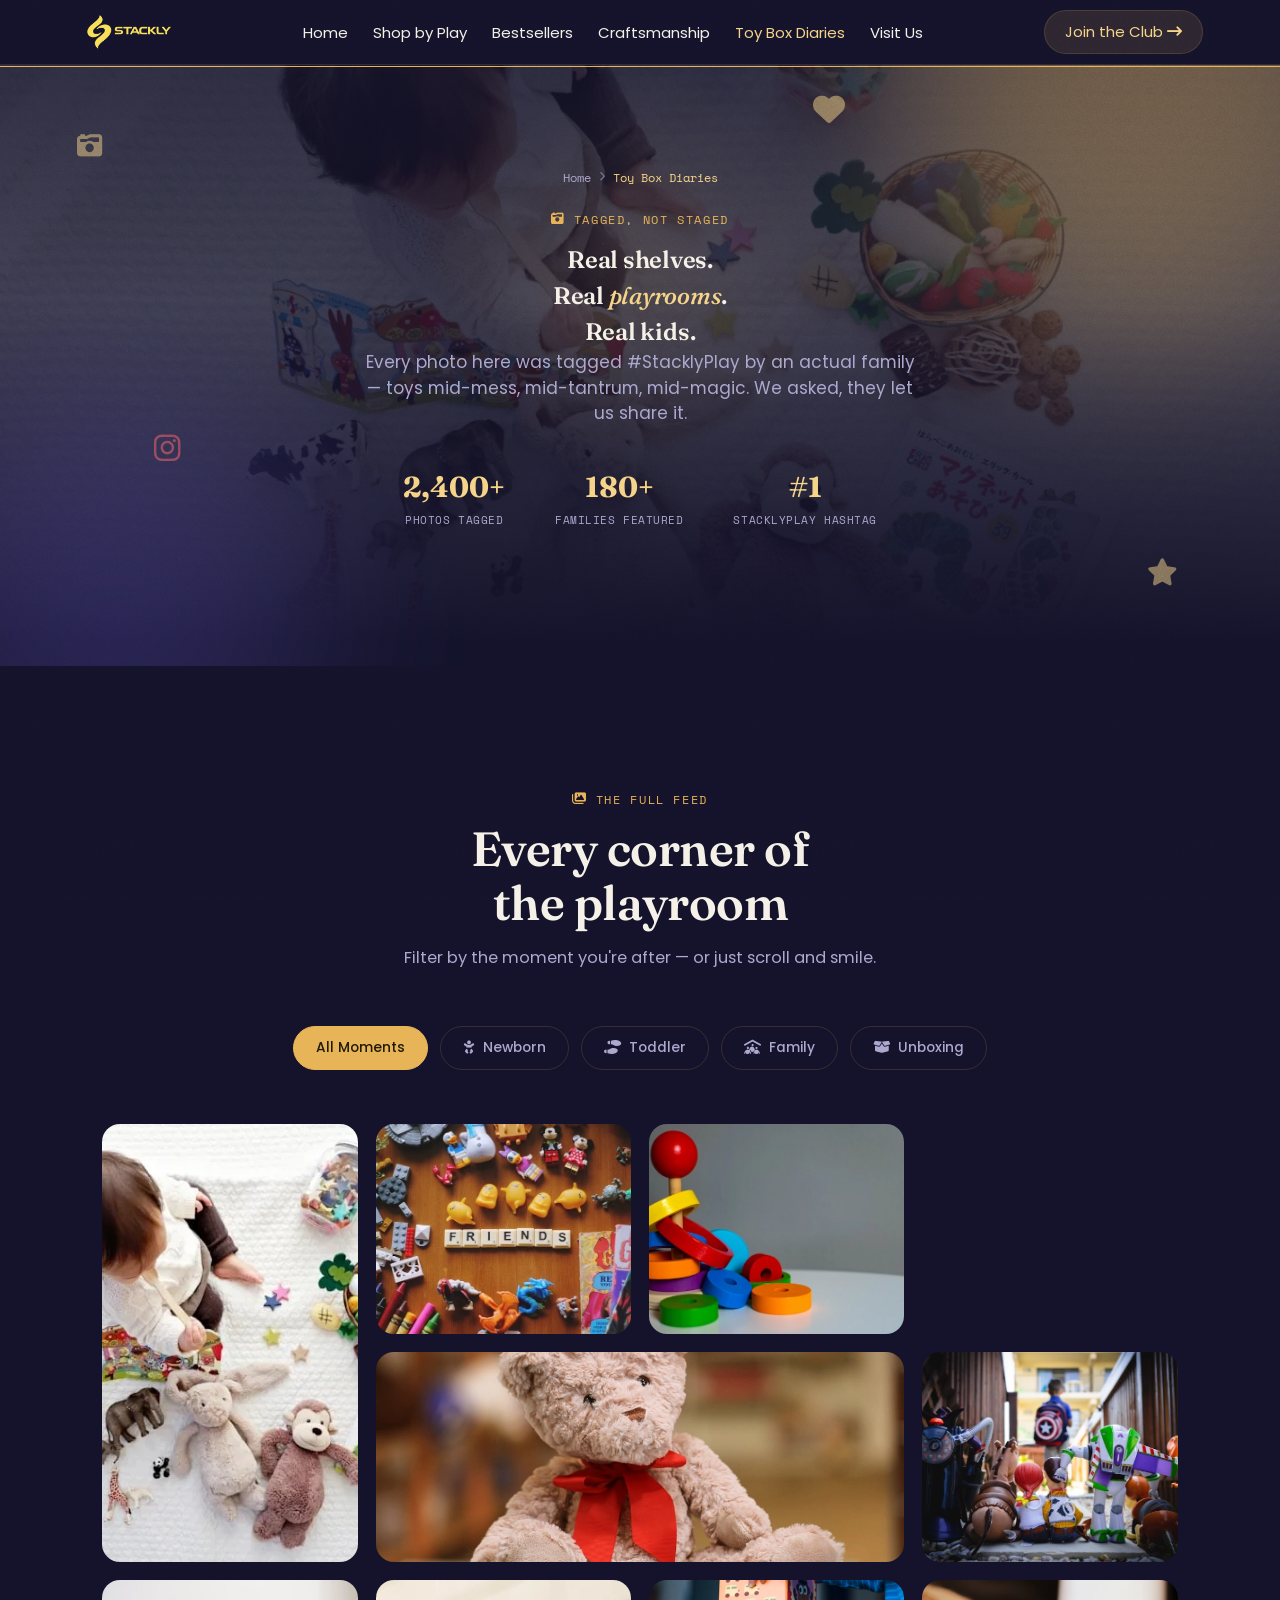
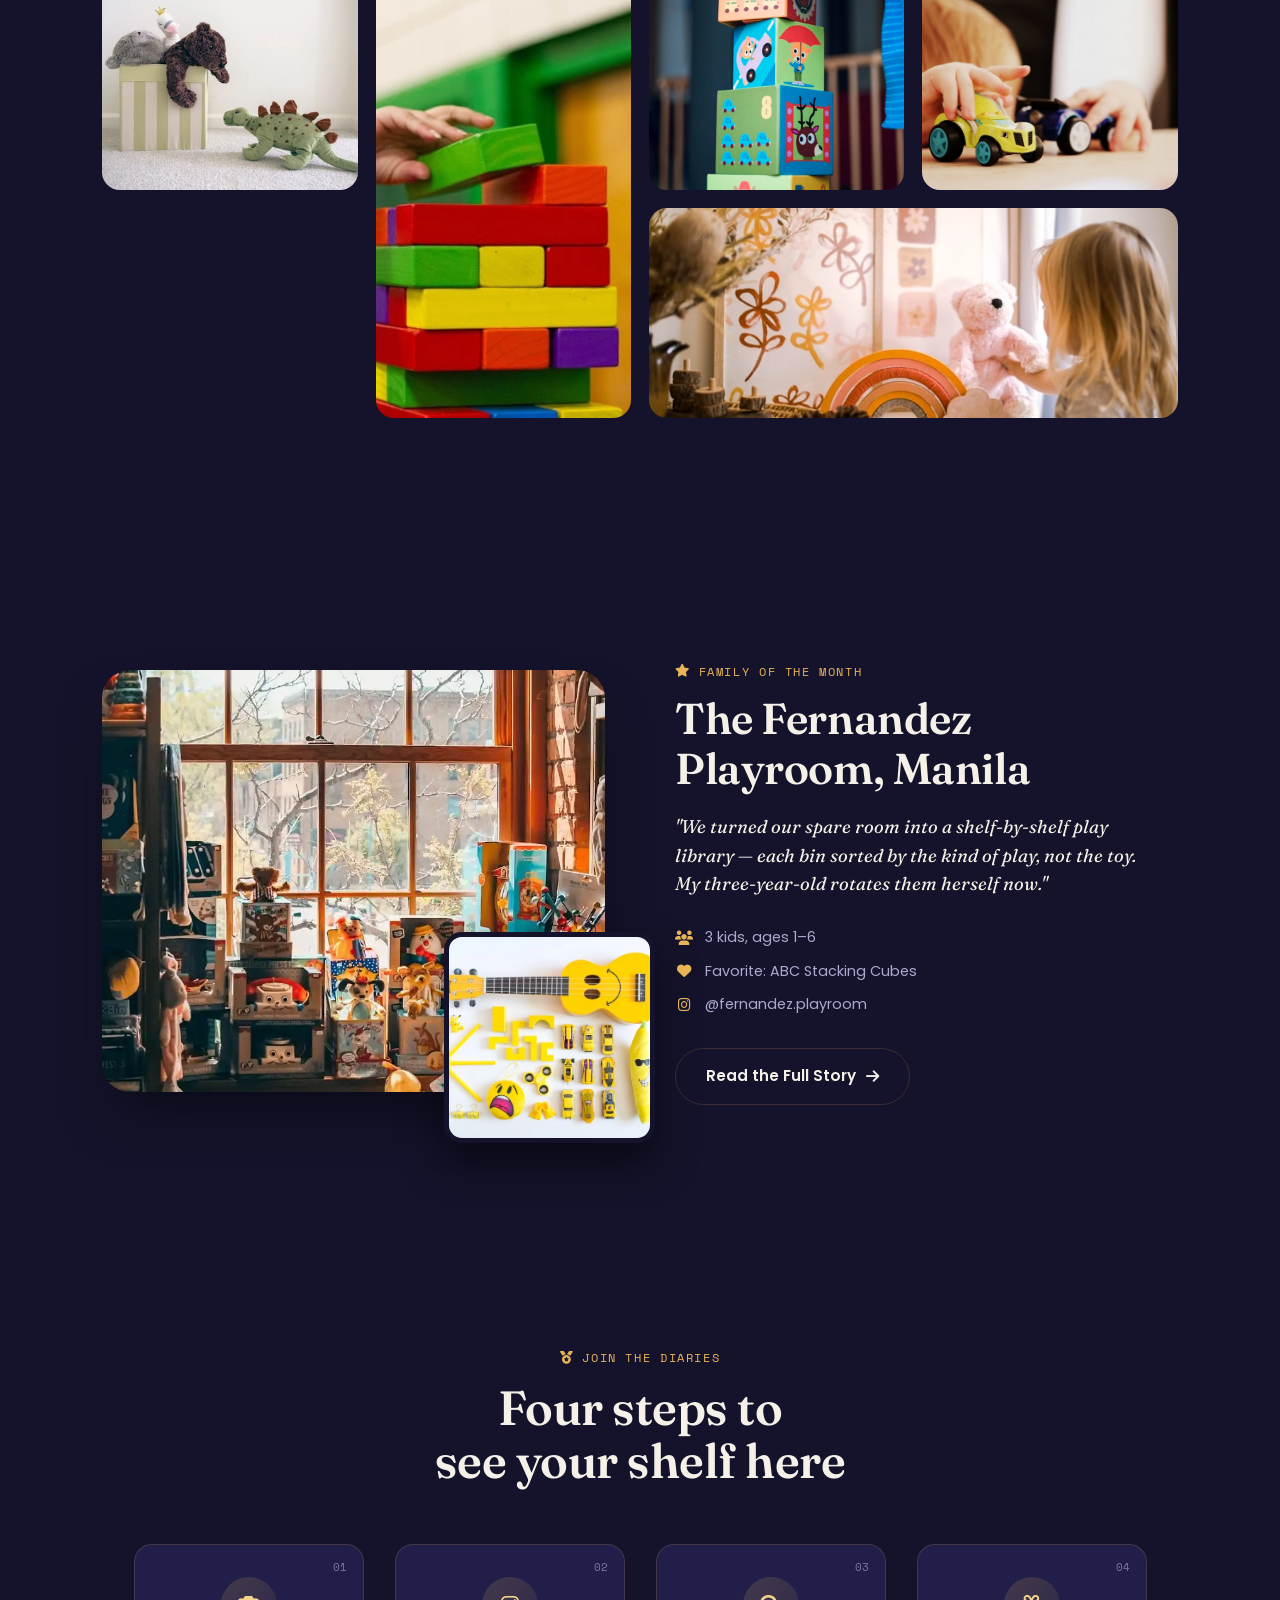
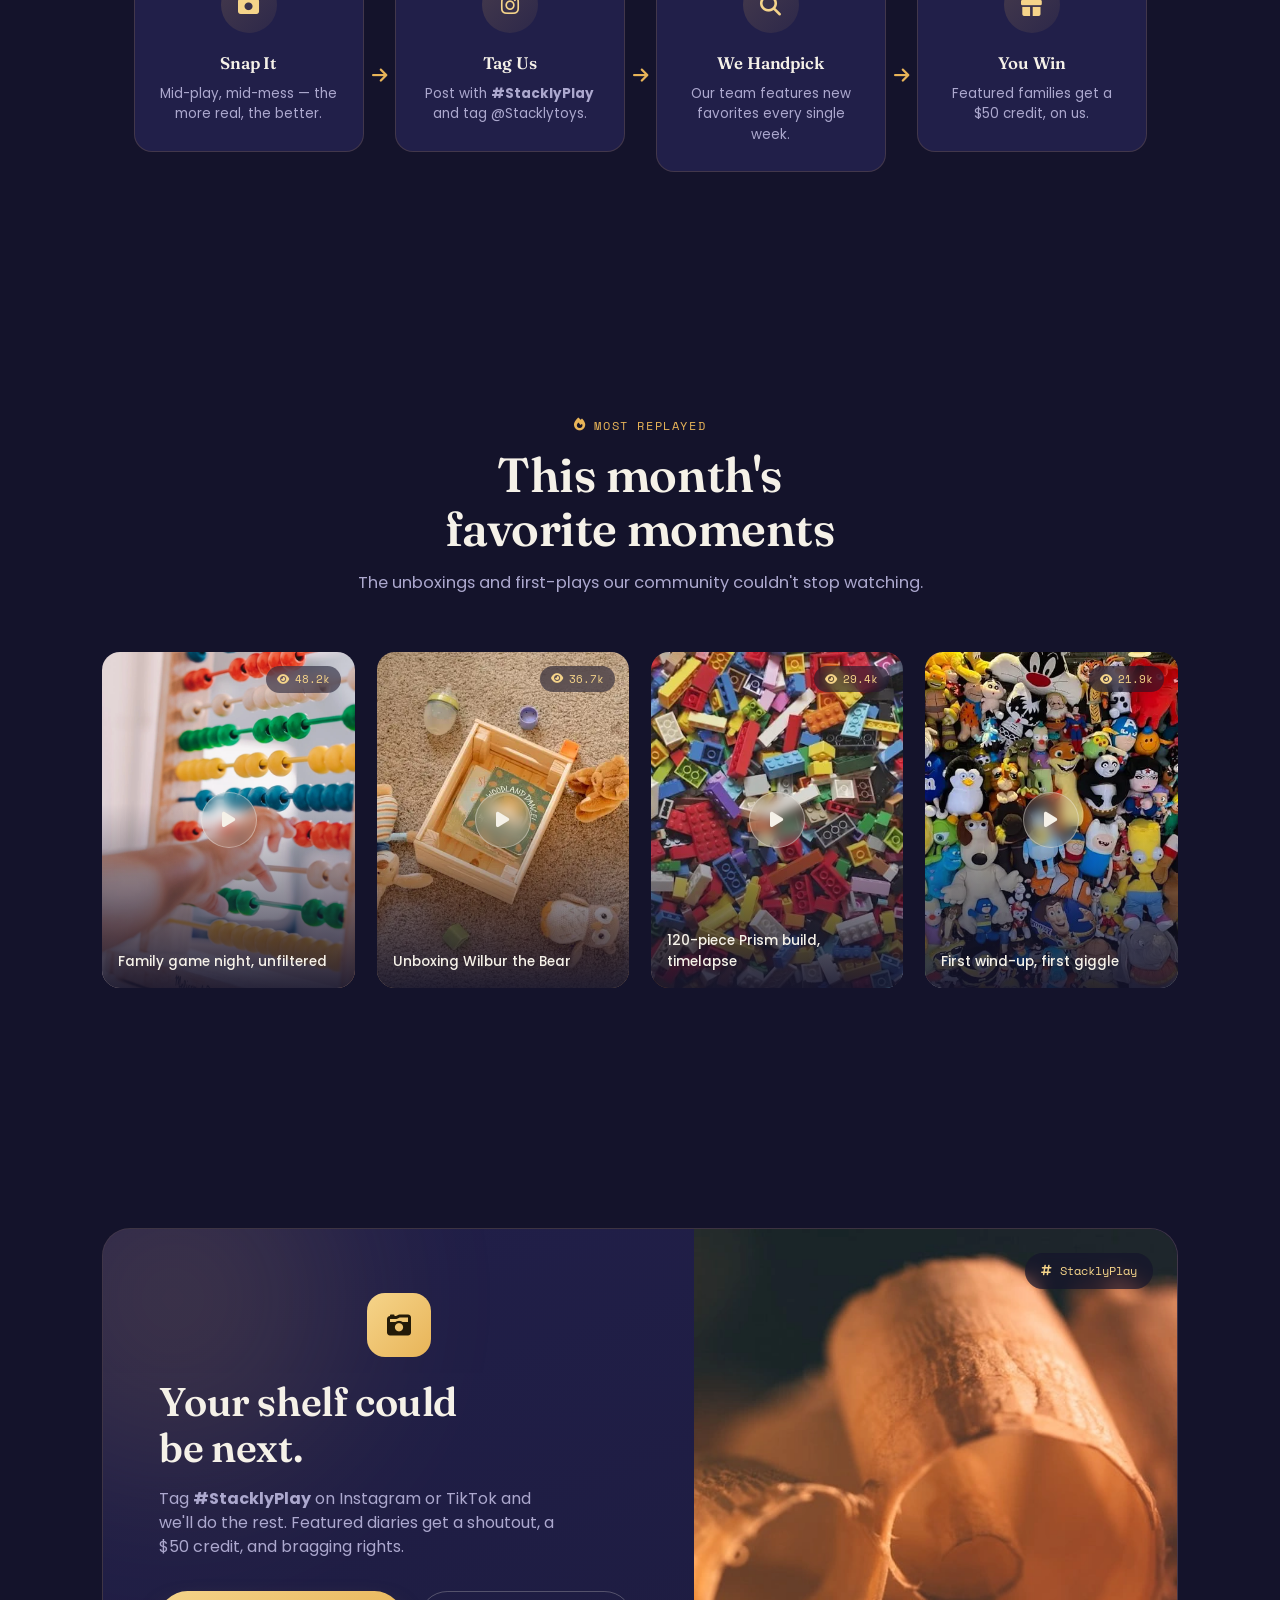
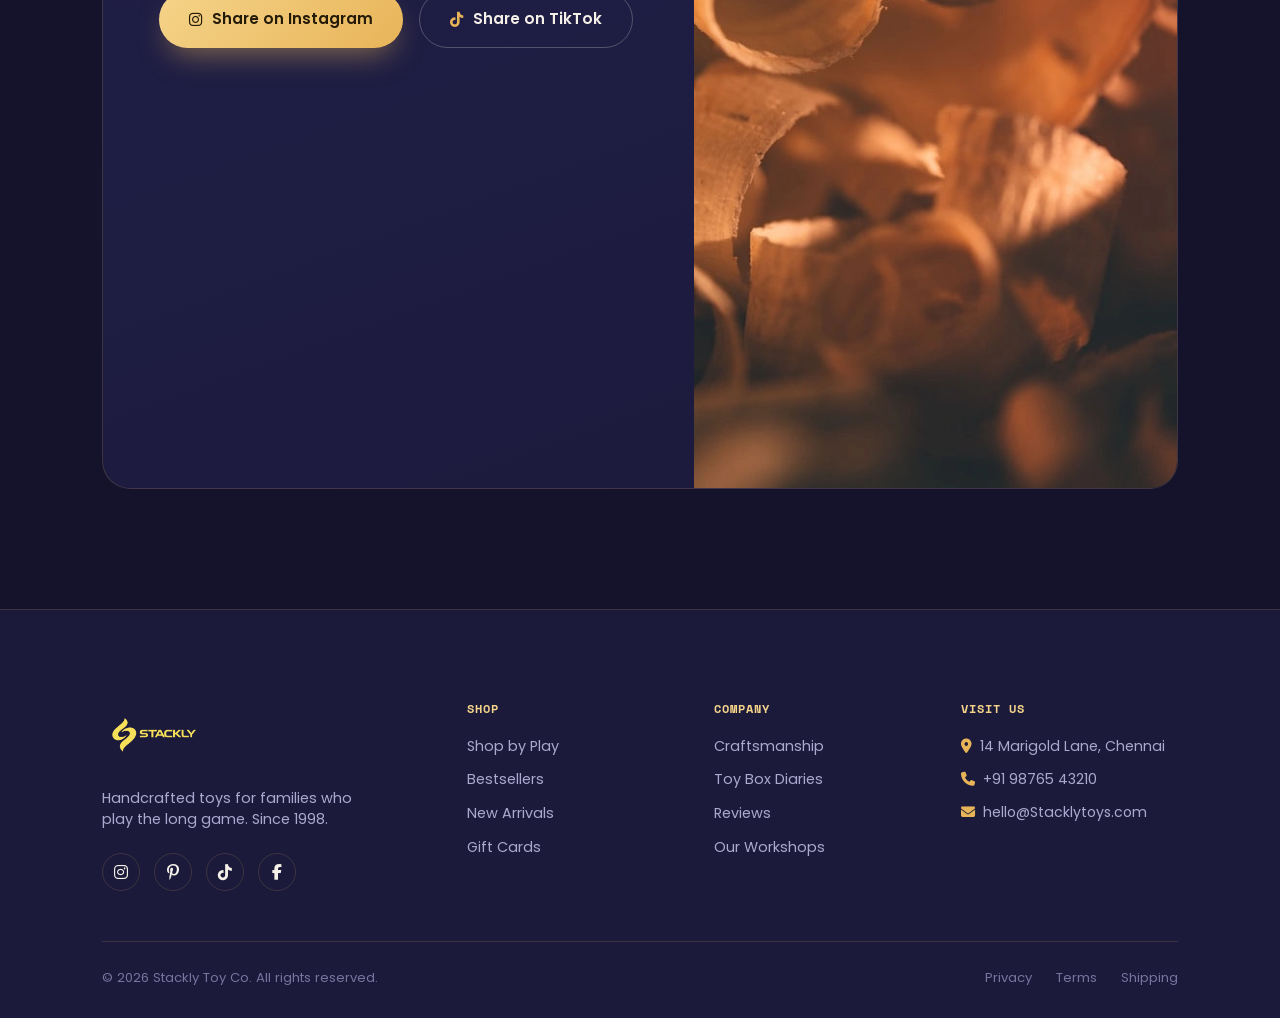
<file: diaries.html>
<!DOCTYPE html>
<html lang="en">
<head>
<meta charset="UTF-8">
<meta name="viewport" content="width=device-width, initial-scale=1.0">
<title>Toy Box Diaries — Stackly Toy Co.</title>

<link rel="preconnect" href="https://fonts.googleapis.com">
<link href="https://fonts.googleapis.com/css2?family=Fraunces:ital,opsz,wght@0,9..144,400;0,9..144,500;0,9..144,600;0,9..144,700;1,9..144,500&family=Poppins:wght@300;400;500;600;700;800&family=Space+Mono:wght@400;700&display=swap" rel="stylesheet">
<link rel="stylesheet" href="https://cdnjs.cloudflare.com/ajax/libs/font-awesome/6.5.1/css/all.min.css">

<link rel="stylesheet" href="style.css">
</head>
<body>

<div class="grain"></div>
<div class="cursor-glow" id="cursorGlow"></div>

<!-- ================= NAVBAR ================= -->
<header class="navbar" id="navbar">
  <div class="nav-inner">
    <a href="index.html">
    <img src="Assest/stacklylogo (1).webp" alt="Stackly Logo">
</a>

    <nav class="nav-links" id="navLinks">
        <a href="index.html">Home</a>
      <a href="shop.html">Shop by Play</a>
      <a href="best.html">Bestsellers</a>
      <a href="craft.html">Craftsmanship</a>
      <a href="diaries.html" class="active-link">Toy Box Diaries</a>
      <a href="visit.html">Visit Us</a>
    </nav>

    <div class="nav-icons">
      <a href="login.html" class="nav-cta">Join the Club <i class="fa-solid fa-arrow-right-long"></i></a>
      <button class="hamburger" id="hamburger" aria-label="Menu" aria-expanded="false">
        <span></span><span></span><span></span>
      </button>
    </div>
  </div>
</header>

<!-- mobile menu overlay -->
<div class="mobile-menu" id="mobileMenu">

    <!-- Close Button -->
    <button class="menu-close" id="menuClose">
        <i class="fa-solid fa-xmark"></i>
    </button>

    <nav>
        <a href="index.html">Home</a>
        <a href="shop.html">Shop by Play</a>
        <a href="best.html">Bestsellers</a>
        <a href="craft.html">Craftsmanship</a>
        <a href="diaries.html">Toy Box Diaries</a>
        <a href="visit.html">Visit Us</a>

        <a href="login.html" class="mm-cta">
            Join the Club
        </a>
    </nav>

</div>

<main>

<!-- ================= 1. DIARIES HERO ================= -->
<section class="diaries-hero" id="diaries-hero">
  <div class="hero-bg-shapes">
    <span class="blob blob-a"></span>
    <span class="blob blob-b"></span>
    <i class="fa-solid fa-camera-retro float-icon fi-1"></i>
    <i class="fa-brands fa-instagram float-icon fi-2"></i>
    <i class="fa-solid fa-heart float-icon fi-3"></i>
    <i class="fa-solid fa-star float-icon fi-4"></i>
  </div>

  <div class="shop-hero-inner">
    <p class="breadcrumb reveal"><a href="index.html">Home</a> <i class="fa-solid fa-chevron-right"></i> <span>Toy Box Diaries</span></p>
    <p class="eyebrow reveal"><i class="fa-solid fa-camera-retro"></i> Tagged, Not Staged</p>
    <h1 class="reveal">Real shelves.<br>Real <span class="script-word">playrooms</span>.<br>Real kids.</h1>
    <p class="shop-hero-sub reveal">Every photo here was tagged #StacklyPlay by an actual family &mdash; toys mid-mess, mid-tantrum, mid-magic. We asked, they let us share it.</p>

    <div class="shop-hero-stats reveal">
      <div><strong>2,400+</strong><span>Photos Tagged</span></div>
      <div><strong>180+</strong><span>Families Featured</span></div>
      <div><strong>#1</strong><span>StacklyPlay Hashtag</span></div>
    </div>
  </div>
</section>

<!-- ================= 2. FULL GALLERY ================= -->
<section class="full-gallery" id="full-gallery">
  <div class="section-head reveal">
    <p class="eyebrow"><i class="fa-solid fa-images"></i> The Full Feed</p>
    <h2>Every corner of<br>the playroom</h2>
    <p class="section-sub">Filter by the moment you're after &mdash; or just scroll and smile.</p>
  </div>

  <div class="filter-bar reveal" id="diariesFilterBar">
    <button class="filter-btn active" data-filter="all">All Moments</button>
    <button class="filter-btn" data-filter="newborn"><i class="fa-solid fa-baby"></i> Newborn</button>
    <button class="filter-btn" data-filter="toddler"><i class="fa-solid fa-shoe-prints"></i> Toddler</button>
    <button class="filter-btn" data-filter="family"><i class="fa-solid fa-people-roof"></i> Family</button>
    <button class="filter-btn" data-filter="unboxing"><i class="fa-solid fa-box-open"></i> Unboxing</button>
  </div>

  <div class="gallery-grid diaries-grid" id="diariesGrid">
    <div class="gallery-item g-tall reveal" data-tags="toddler family">
      <img src="Assest/toy32.webp" alt="Child surrounded by toys">
      <span class="g-overlay"><i class="fa-brands fa-instagram"></i> @little.wonders</span>
    </div>
    <div class="gallery-item reveal" data-tags="unboxing">
      <img src="Assest/toy10.webp" alt="Assorted colourful toys">
      <span class="g-overlay"><i class="fa-brands fa-instagram"></i> @playroom.diaries</span>
    </div>
    <div class="gallery-item reveal" data-tags="toddler">
      <img src="Assest/toy11.webp" alt="Plastic building toy">
      <span class="g-overlay"><i class="fa-brands fa-instagram"></i> @rainydayplay</span>
    </div>
    <div class="gallery-item g-wide reveal" data-tags="newborn">
      <img src="Assest/toy12.webp" alt="Teddy bear with red bow">
      <span class="g-overlay"><i class="fa-brands fa-instagram"></i> @bearhugs_co</span>
    </div>
    <div class="gallery-item reveal" data-tags="toddler unboxing">
      <img src="Assest/toy33.webp" alt="Toy figure on table">
      <span class="g-overlay"><i class="fa-brands fa-instagram"></i> @shelfie.stories</span>
    </div>
    <div class="gallery-item reveal" data-tags="newborn family">
      <img src="Assest/toy26.webp" alt="Stuffed animals on a box">
      <span class="g-overlay"><i class="fa-brands fa-instagram"></i> @nursery.notes</span>
    </div>
    <div class="gallery-item g-tall reveal" data-tags="family">
      <img src="Assest/toy34.webp" alt="Child stacking building blocks">
      <span class="g-overlay"><i class="fa-brands fa-instagram"></i> @blockparty.kids</span>
    </div>
    <div class="gallery-item reveal" data-tags="toddler">
      <img src="Assest/toy35.webp" alt="Child building with wooden blocks">
      <span class="g-overlay"><i class="fa-brands fa-instagram"></i> @tinybuilders</span>
    </div>
    <div class="gallery-item reveal" data-tags="family unboxing">
      <img src="Assest/toy18.webp" alt="Child playing with toy cars">
      <span class="g-overlay"><i class="fa-brands fa-instagram"></i> @roadtrip.toys</span>
    </div>
    <div class="gallery-item g-wide reveal" data-tags="toddler family">
      <img src="Assest/toy17.webp" alt="Child near a craft artwork">
      <span class="g-overlay"><i class="fa-brands fa-instagram"></i> @messyartclub</span>
    </div>
  </div>

  <p class="no-results" id="diariesNoResults">No moments tagged here yet &mdash; try "All Moments".</p>
</section>

<!-- ================= 3. FAMILY SPOTLIGHT ================= -->
<section class="family-spotlight" id="family-spotlight">
  <div class="fs-collage reveal">
    <img class="fs-main" src="Assest/toy36.webp" alt="Shelf of plush toys in a playroom">
    <img class="fs-float" src="Assest/toy19.webp" alt="Musical toys and instruments">
  </div>

  <div class="fs-copy">
    <p class="eyebrow reveal"><i class="fa-solid fa-star"></i> Family of the Month</p>
    <h2 class="reveal">The Fernandez<br>Playroom, Manila</h2>
    <p class="fs-quote reveal">"We turned our spare room into a shelf-by-shelf play library &mdash; each bin sorted by the kind of play, not the toy. My three-year-old rotates them herself now."</p>

    <div class="fs-meta reveal">
      <div><i class="fa-solid fa-users"></i><span>3 kids, ages 1&ndash;6</span></div>
      <div><i class="fa-solid fa-heart"></i><span>Favorite: ABC Stacking Cubes</span></div>
      <div><i class="fa-brands fa-instagram"></i><span>@fernandez.playroom</span></div>
    </div>

    <a href="404.html" class="btn btn-outline reveal">Read the Full Story <i class="fa-solid fa-arrow-right"></i></a>
  </div>
</section>

<!-- ================= 4. HOW TO GET FEATURED ================= -->
<section class="get-featured" id="get-featured">
  <div class="section-head reveal">
    <p class="eyebrow"><i class="fa-solid fa-medal"></i> Join the Diaries</p>
    <h2>Four steps to<br>see your shelf here</h2>
  </div>

  <div class="feature-steps">
    <div class="fstep reveal">
      <span class="fstep-num">01</span>
      <span class="fstep-icon"><i class="fa-solid fa-camera"></i></span>
      <h4>Snap It</h4>
      <p>Mid-play, mid-mess &mdash; the more real, the better.</p>
    </div>
    <div class="fstep-arrow reveal"><i class="fa-solid fa-arrow-right"></i></div>
    <div class="fstep reveal">
      <span class="fstep-num">02</span>
      <span class="fstep-icon"><i class="fa-brands fa-instagram"></i></span>
      <h4>Tag Us</h4>
      <p>Post with <strong>#StacklyPlay</strong> and tag @Stacklytoys.</p>
    </div>
    <div class="fstep-arrow reveal"><i class="fa-solid fa-arrow-right"></i></div>
    <div class="fstep reveal">
      <span class="fstep-num">03</span>
      <span class="fstep-icon"><i class="fa-solid fa-magnifying-glass"></i></span>
      <h4>We Handpick</h4>
      <p>Our team features new favorites every single week.</p>
    </div>
    <div class="fstep-arrow reveal"><i class="fa-solid fa-arrow-right"></i></div>
    <div class="fstep reveal">
      <span class="fstep-num">04</span>
      <span class="fstep-icon"><i class="fa-solid fa-gift"></i></span>
      <h4>You Win</h4>
      <p>Featured families get a $50 credit, on us.</p>
    </div>
  </div>
</section>

<!-- ================= 5. FAN FAVORITE MOMENTS ================= -->
<section class="fan-moments" id="fan-moments">
  <div class="section-head reveal">
    <p class="eyebrow"><i class="fa-solid fa-fire"></i> Most Replayed</p>
    <h2>This month's<br>favorite moments</h2>
    <p class="section-sub">The unboxings and first-plays our community couldn't stop watching.</p>
  </div>

  <div class="moment-grid">
    <div class="moment-card reveal">
      <img src="Assest/toy37.webp" alt="Board game and chess pieces on a table">
      <button class="moment-play" aria-label="Play video"><a href="404.html"><i class="fa-solid fa-play"></i></a></button>
      <span class="moment-views"><i class="fa-solid fa-eye"></i> 48.2k</span>
      <span class="moment-caption">Family game night, unfiltered</span>
    </div>
    <div class="moment-card reveal">
      <img src="Assest/toy23.webp" alt="Wooden box with stuffed animals">
      <button class="moment-play" aria-label="Play video"><a href="404.html"><i class="fa-solid fa-play"></i></a></button>
      <span class="moment-views"><i class="fa-solid fa-eye"></i> 36.7k</span>
      <span class="moment-caption">Unboxing Wilbur the Bear</span>
    </div>
    <div class="moment-card reveal">
      <img src="Assest/toy4.webp" alt="Colourful building blocks">
      <button class="moment-play" aria-label="Play video"><a href="404.html"><i class="fa-solid fa-play"></i></a></button>
      <span class="moment-views"><i class="fa-solid fa-eye"></i> 29.4k</span>
      <span class="moment-caption">120-piece Prism build, timelapse</span>
    </div>
    <div class="moment-card reveal">
      <img src="Assest/toy6.webp" alt="Retro robot toy">
      <button class="moment-play" aria-label="Play video"><a href="404.html"><i class="fa-solid fa-play"></i></a></button>
      <span class="moment-views"><i class="fa-solid fa-eye"></i> 21.9k</span>
      <span class="moment-caption">First wind-up, first giggle</span>
    </div>
  </div>
</section>

<!-- ================= 6. SHARE YOUR DIARY CTA ================= -->
<section class="share-cta" id="share-cta">
  <div class="quiz-card restock-card reveal">
    <div class="quiz-copy">
      <div class="nl-icon"><i class="fa-solid fa-camera-retro"></i></div>
      <h2>Your shelf could<br>be next.</h2>
      <p>Tag <strong>#StacklyPlay</strong> on Instagram or TikTok and we'll do the rest. Featured diaries get a shoutout, a $50 credit, and bragging rights.</p>
      <div class="share-actions">
        <a href="404.html" class="btn btn-primary"><i class="fa-brands fa-instagram"></i><span>Share on Instagram</span></a>
        <a href="404.html" class="btn btn-ghost"><i class="fa-brands fa-tiktok"></i><span>Share on TikTok</span></a>
      </div>
    </div>
    <div class="quiz-visual">
      <img src="Assest/toy24.webp" alt="Close-up wooden toy detail">
      <div class="quiz-tag"><i class="fa-solid fa-hashtag"></i> StacklyPlay</div>
    </div>
  </div>
</section>

</main>

<!-- ================= FOOTER ================= -->
<footer class="footer" id="contact">
  <div class="footer-top">
    <div class="footer-brand">
      <div class="footer-brand">
    <a href="diaries.html"><img src="Assest/stacklylogo (1).webp" alt="Stackly Logo"></a>
</div>
      <p>Handcrafted toys for families who play the long game. Since 1998.</p>
      <div class="footer-social">
        <a href="404.html" aria-label="Instagram"><i class="fa-brands fa-instagram"></i></a>
        <a href="404.html" aria-label="Pinterest"><i class="fa-brands fa-pinterest-p"></i></a>
        <a href="404.html" aria-label="TikTok"><i class="fa-brands fa-tiktok"></i></a>
        <a href="404.html" aria-label="Facebook"><i class="fa-brands fa-facebook-f"></i></a>
      </div>
    </div>

    <div class="footer-col">
      <h5>Shop</h5>
      <a href="shop.html">Shop by Play</a>
      <a href="best.html">Bestsellers</a>
      <a href="visit.html">New Arrivals</a>
      <a href="visit.html">Gift Cards</a>
    </div>
    <div class="footer-col">
      <h5>Company</h5>
      <a href="craft.html">Craftsmanship</a>
      <a href="diaries.html">Toy Box Diaries</a>
      <a href="visit.html">Reviews</a>
      <a href="visit.html">Our Workshops</a>
    </div>
    <div class="footer-col">
      <h5>Visit Us</h5>
      <p><i class="fa-solid fa-location-dot"></i> 14 Marigold Lane, Chennai</p>
      <p><i class="fa-solid fa-phone"></i> +91 98765 43210</p>
      <p><i class="fa-solid fa-envelope"></i> hello@Stacklytoys.com</p>
    </div>
  </div>

  <div class="footer-bottom">
    <p>&copy; 2026 Stackly Toy Co. All rights reserved.</p>
    <div class="footer-legal">
      <a href="404.html">Privacy</a>
      <a href="404.html">Terms</a>
      <a href="404.html">Shipping</a>
    </div>
  </div>
</footer>

<button class="to-top" id="toTop" aria-label="Back to top"><i class="fa-solid fa-arrow-up"></i></button>

<script src="script.js"></script>
</body>
</html>
</file>
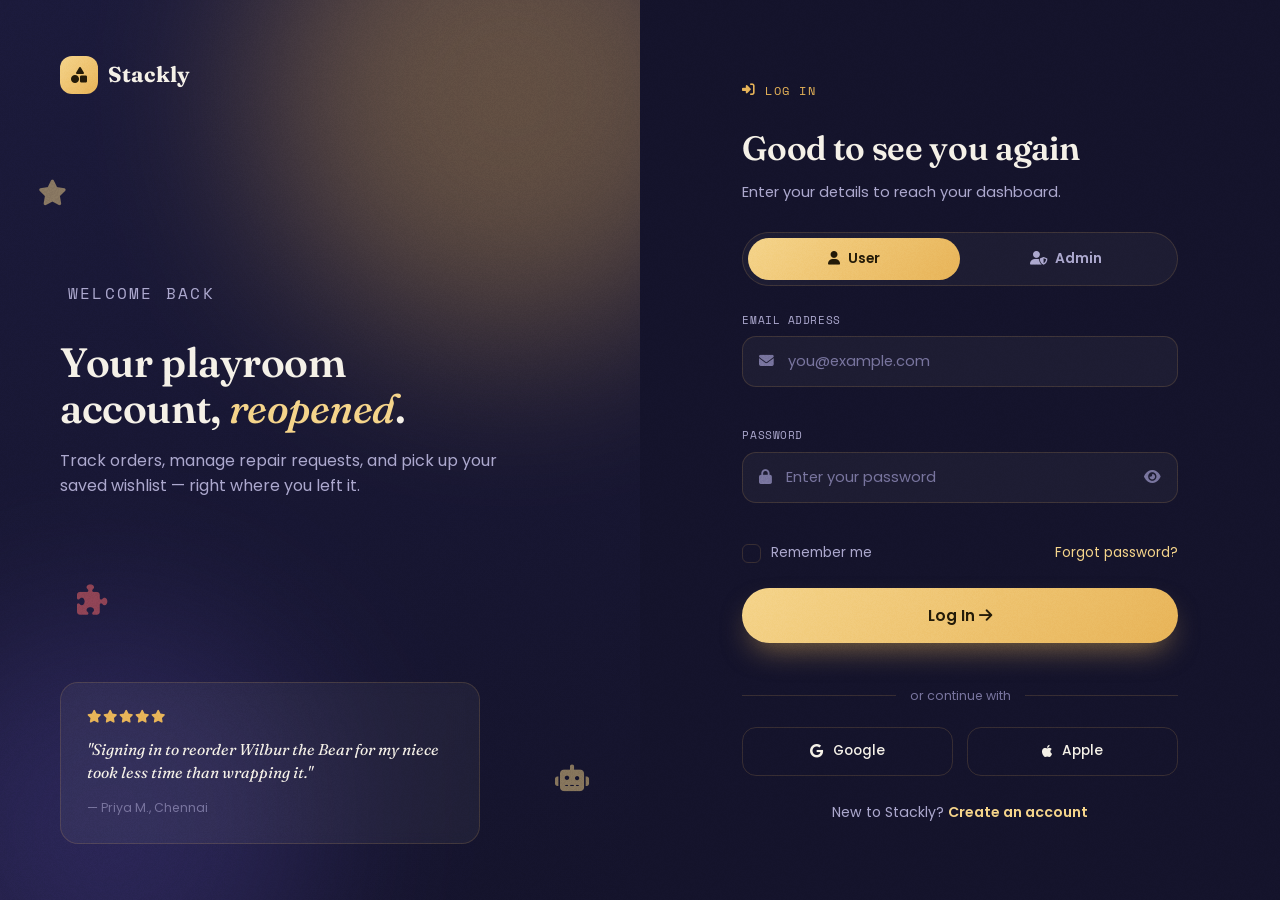
<file: login.html>
<!DOCTYPE html>
<html lang="en">
<head>
<meta charset="UTF-8">
<meta name="viewport" content="width=device-width, initial-scale=1.0">
<title>Log In — Stackly Toy Co.</title>

<link rel="preconnect" href="https://fonts.googleapis.com">
<link href="https://fonts.googleapis.com/css2?family=Fraunces:ital,opsz,wght@0,9..144,400;0,9..144,500;0,9..144,600;0,9..144,700;1,9..144,500&family=Poppins:wght@300;400;500;600;700;800&family=Space+Mono:wght@400;700&display=swap" rel="stylesheet">
<link rel="stylesheet" href="https://cdnjs.cloudflare.com/ajax/libs/font-awesome/6.5.1/css/all.min.css">
<link rel="stylesheet" href="style.css">
</head>
<body class="auth-body">

<div class="grain"></div>

<div class="auth-page">

  <!-- ============ LEFT: BRAND VISUAL ============ -->
  <div class="auth-visual">
    <div class="hero-bg-shapes">
      <span class="blob blob-a"></span>
      <span class="blob blob-b"></span>
      <i class="fa-solid fa-star float-icon fi-1"></i>
      <i class="fa-solid fa-puzzle-piece float-icon fi-2"></i>
      <i class="fa-solid fa-kite float-icon fi-3"></i>
      <i class="fa-solid fa-robot float-icon fi-4"></i>
    </div>

    <a href="index.html" class="logo av-logo">
      <span class="logo-mark"><i class="fa-solid fa-shapes"></i></span>
      <span class="logo-text">Stackly</span>
    </a>

    <div class="av-copy">
      <p class="eyebrow"><i class="fa-solid fa-sparkles"></i> Welcome Back</p>
      <h1>Your playroom<br>account, <span class="script-word">reopened</span>.</h1>
      <p>Track orders, manage repair requests, and pick up your saved wishlist &mdash; right where you left it.</p>
    </div>

    <div class="av-quote">
      <div class="stars"><i class="fa-solid fa-star"></i><i class="fa-solid fa-star"></i><i class="fa-solid fa-star"></i><i class="fa-solid fa-star"></i><i class="fa-solid fa-star"></i></div>
      <p>"Signing in to reorder Wilbur the Bear for my niece took less time than wrapping it."</p>
      <span>&mdash; Priya M., Chennai</span>
    </div>
  </div>

  <!-- ============ RIGHT: LOGIN FORM ============ -->
  <div class="auth-panel">
    <a href="index.html" class="logo ap-logo-mobile">
      <span class="logo-mark"><i class="fa-solid fa-shapes"></i></span>
      <span class="logo-text">Stackly</span>
    </a>

    <div class="auth-card reveal-auth">
      <p class="eyebrow"><i class="fa-solid fa-right-to-bracket"></i> Log In</p>
      <h2>Good to see you again</h2>
      <p class="auth-sub">Enter your details to reach your dashboard.</p>

      <div class="role-toggle" id="loginRoleToggle">
        <span class="role-pill" id="loginRolePill"></span>
        <button type="button" class="role-opt active" data-role="user"><i class="fa-solid fa-user"></i> User</button>
        <button type="button" class="role-opt" data-role="admin"><i class="fa-solid fa-user-shield"></i> Admin</button>
      </div>

      <form id="loginForm" novalidate>
        <div class="field-group">
          <label for="loginEmail">Email address</label>
          <div class="input-wrap">
            <i class="fa-solid fa-envelope"></i>
            <input type="email" id="loginEmail" placeholder="you@example.com" required>
          </div>
          <span class="field-error" id="loginEmailError"></span>
        </div>

        <div class="field-group">
          <label for="loginPassword">Password</label>
          <div class="input-wrap">
            <i class="fa-solid fa-lock"></i>
            <input type="password" id="loginPassword" placeholder="Enter your password" required minlength="6">
            <button type="button" class="toggle-pass" aria-label="Show password"><i class="fa-solid fa-eye"></i></button>
          </div>
          <span class="field-error" id="loginPasswordError"></span>
        </div>

        <div class="field-row">
          <label class="checkbox-wrap">
            <input type="checkbox" id="rememberMe">
            <span class="checkbox-box"><i class="fa-solid fa-check"></i></span>
            Remember me
          </label>
          <a href="404.html" class="inline-link">Forgot password?</a>
        </div>

        <button type="submit" class="btn btn-primary auth-submit" id="loginSubmit">
          <span class="btn-label">Log In <i class="fa-solid fa-arrow-right"></i></span>
          <span class="btn-spinner"><i class="fa-solid fa-circle-notch fa-spin"></i></span>
        </button>

        <p class="auth-toast" id="loginToast"></p>
      </form>

      <div class="auth-divider"><span>or continue with</span></div>

      <div class="social-row">
  <a href="404.html" class="social-btn"><i class="fa-brands fa-google"></i> Google</a>
  <a href="404.html" class="social-btn"><i class="fa-brands fa-apple"></i> Apple</a>
</div>

      <p class="auth-switch">New to Stackly? <a href="signup.html">Create an account</a></p>
    </div>
  </div>

</div>

<script src="script.js"></script>
</body>
</html>
</file>
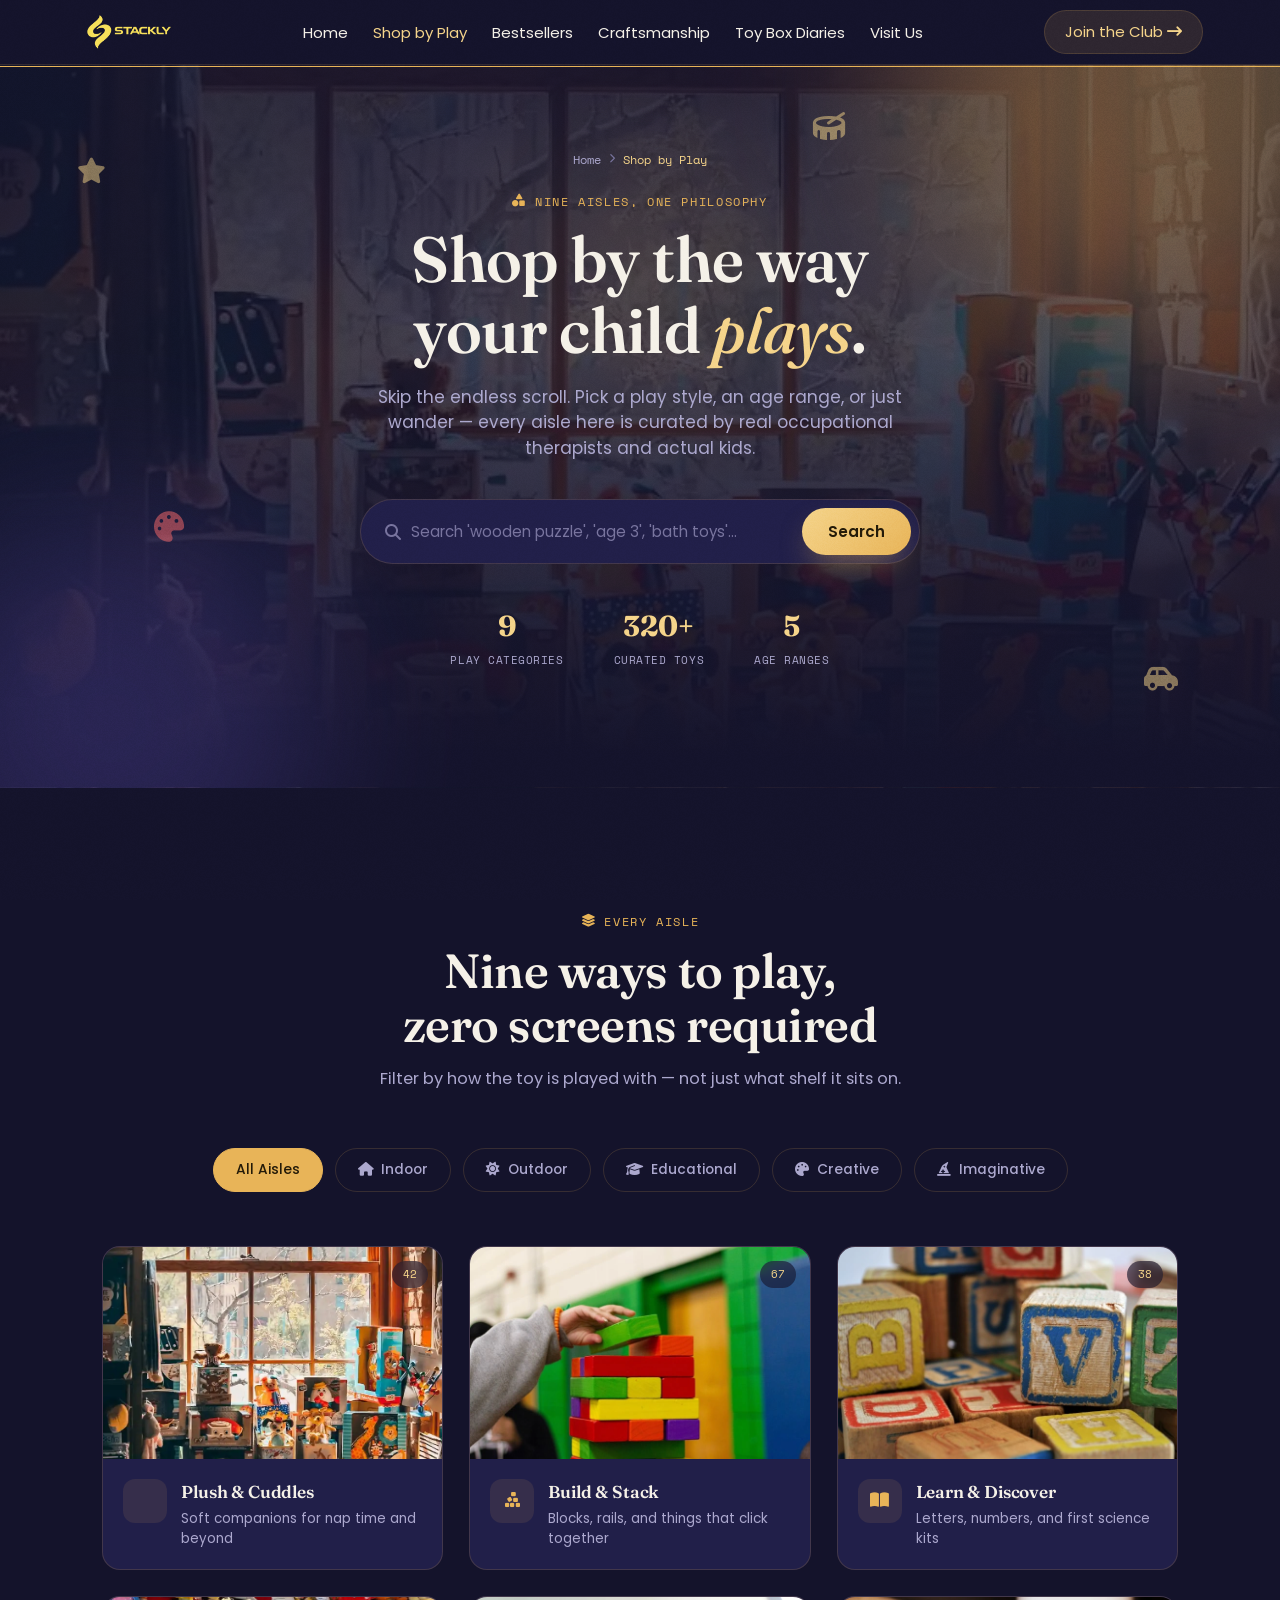
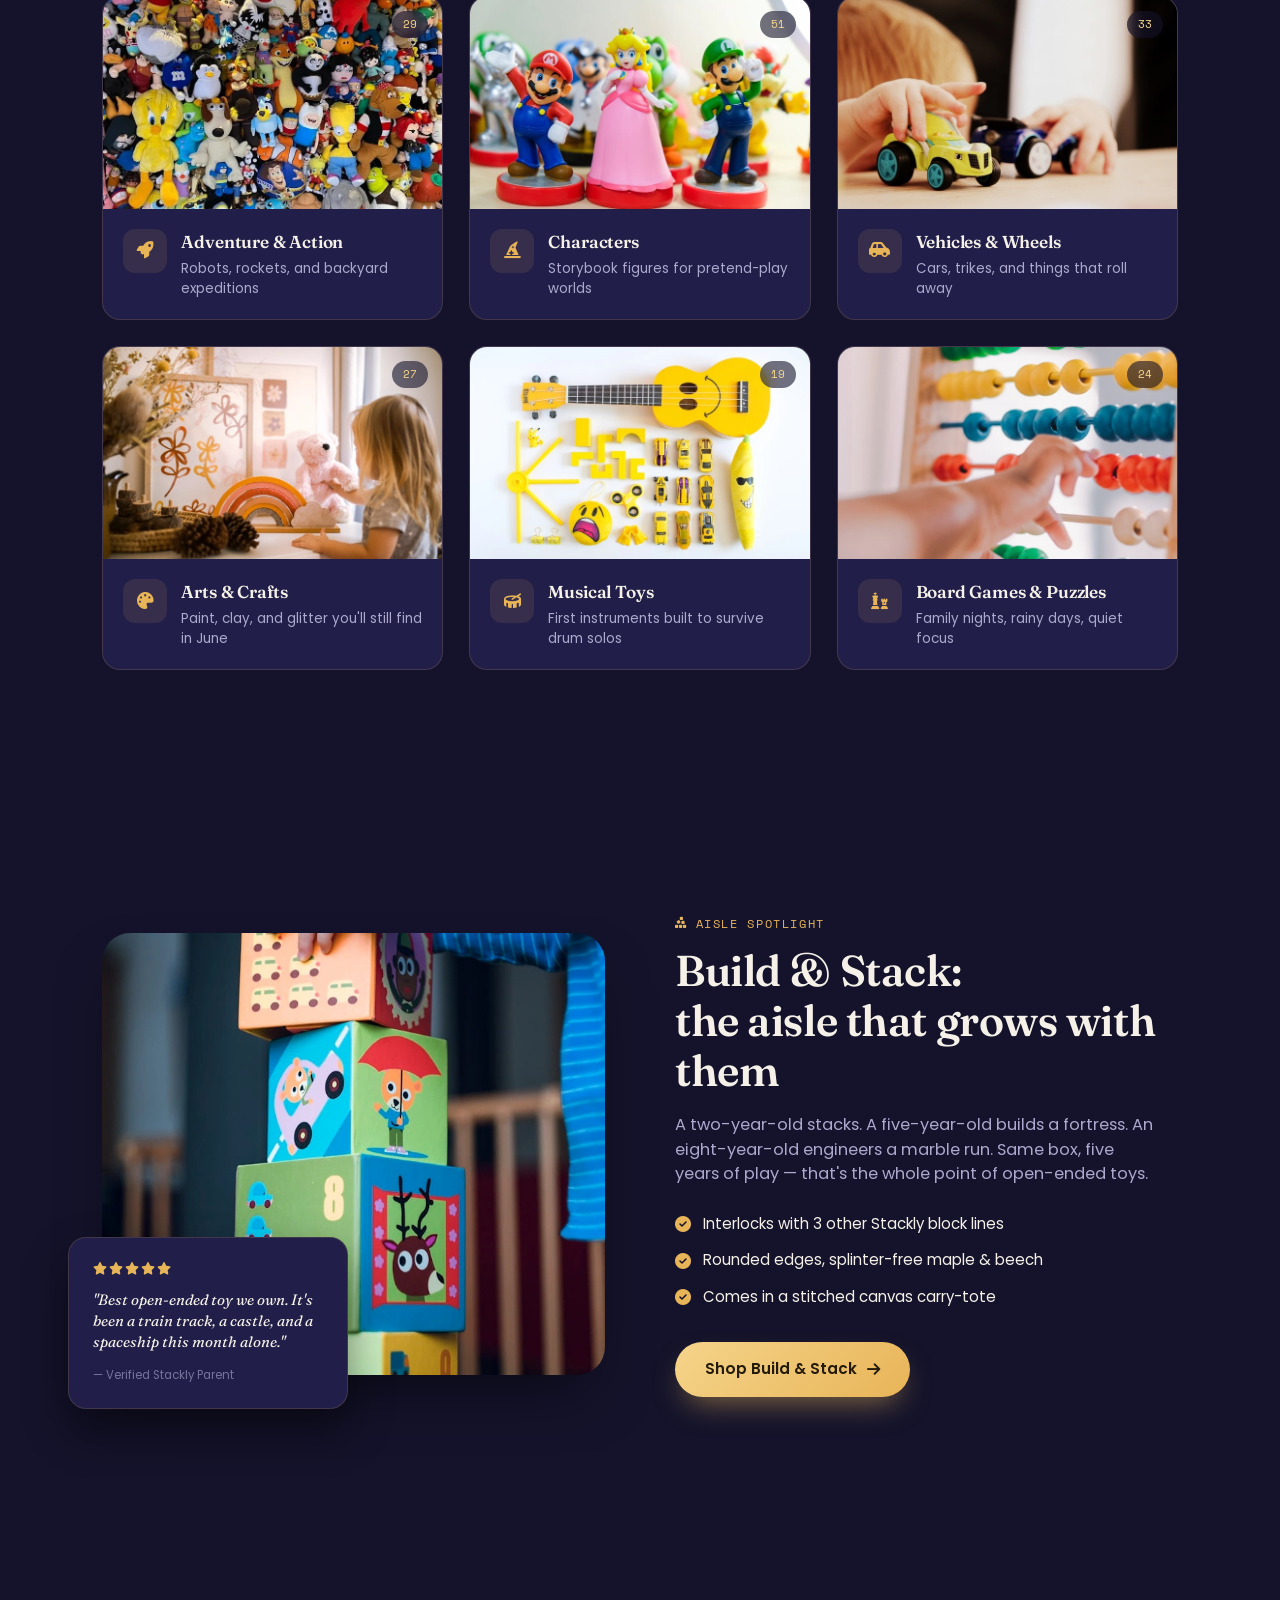
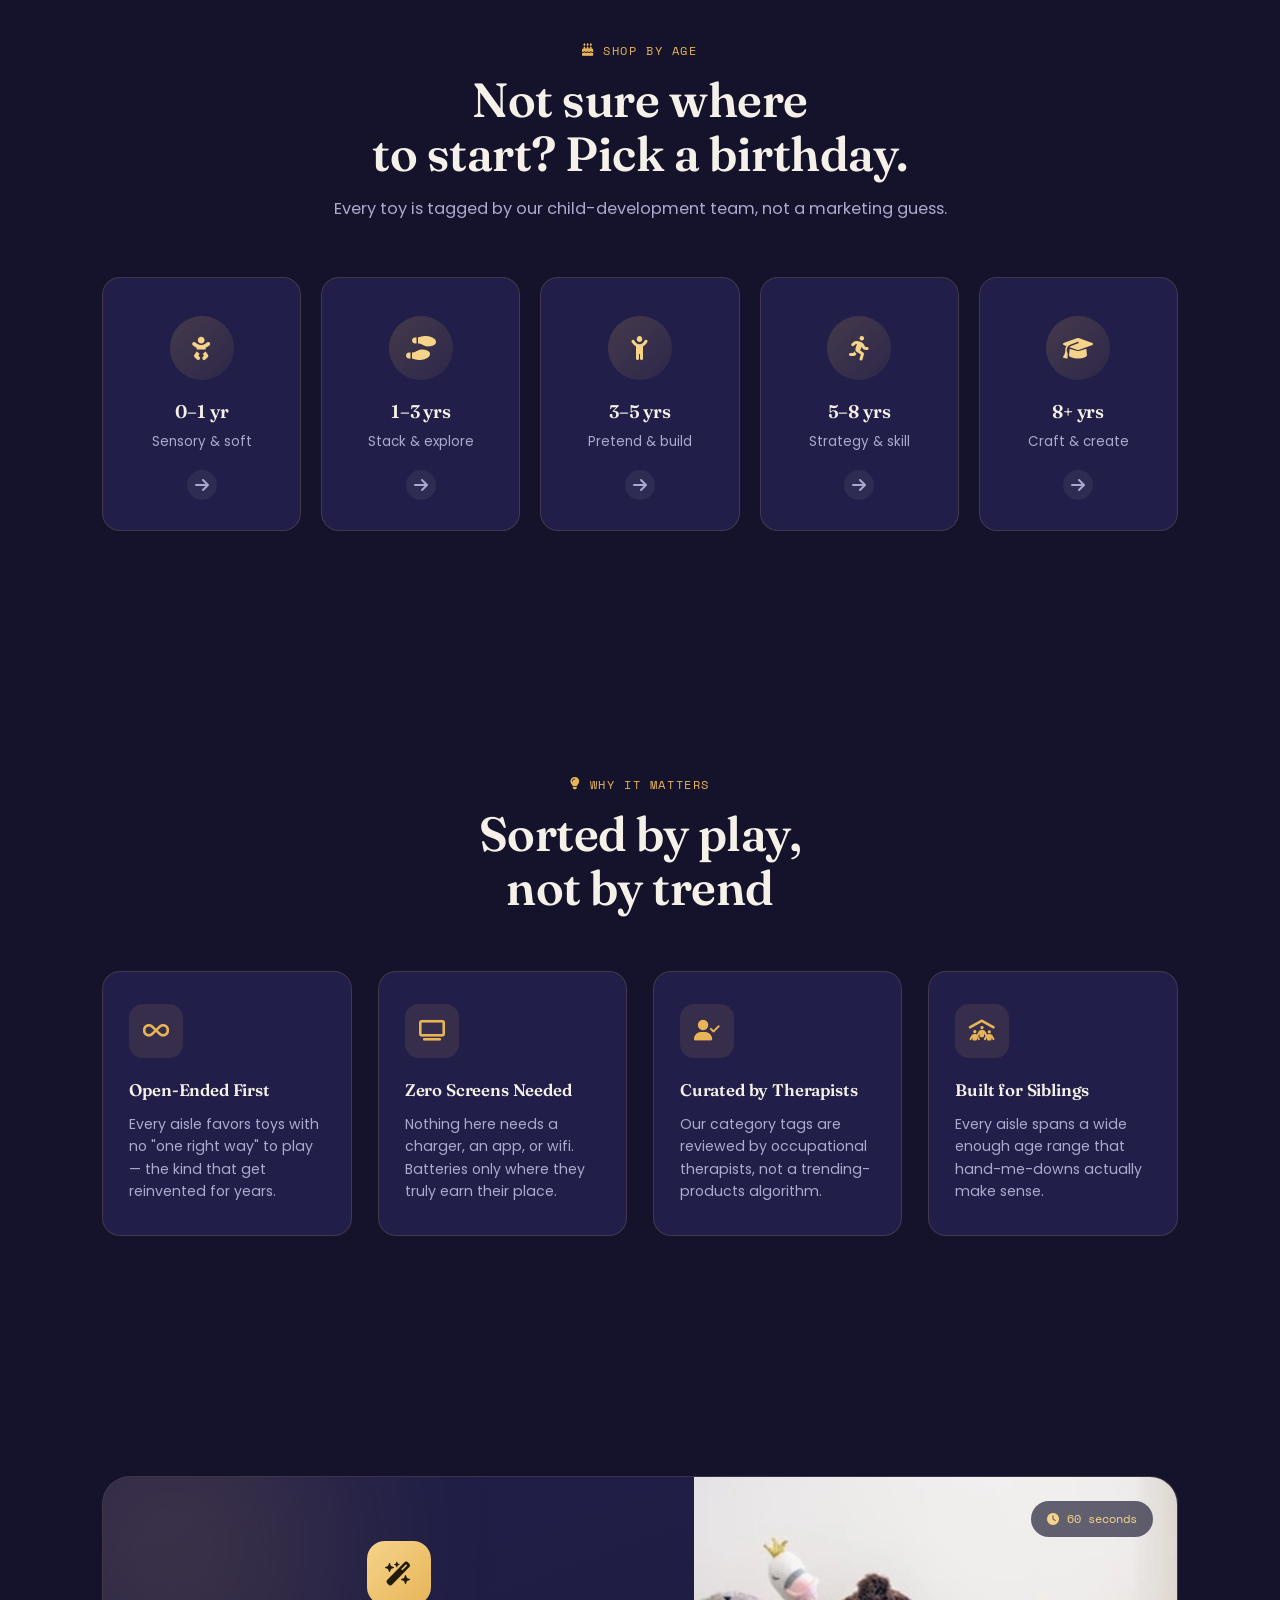
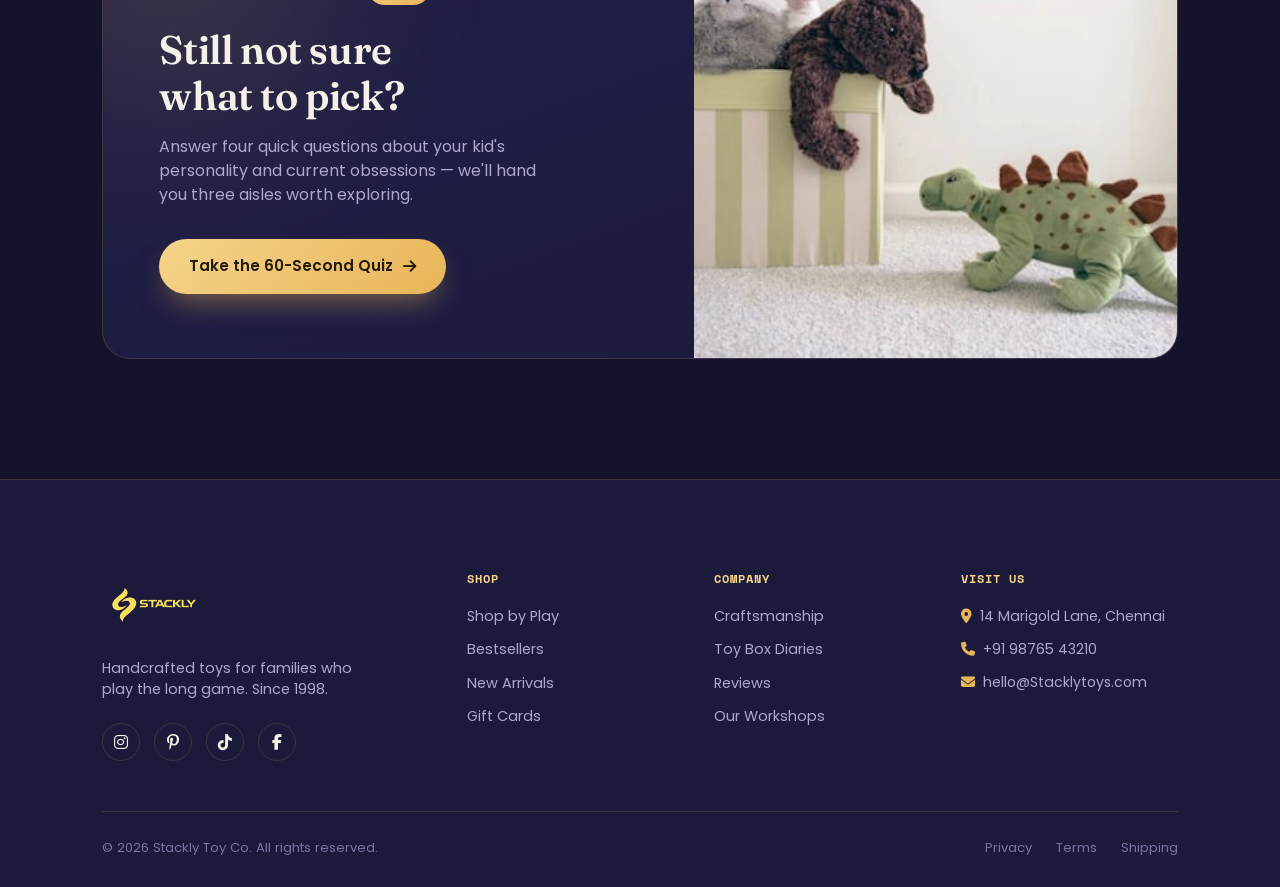
<file: shop.html>
<!DOCTYPE html>
<html lang="en">
<head>
<meta charset="UTF-8">
<meta name="viewport" content="width=device-width, initial-scale=1.0">
<title>Shop by Play — Stackly Toy Co.</title>

<link rel="preconnect" href="https://fonts.googleapis.com">
<link href="https://fonts.googleapis.com/css2?family=Fraunces:ital,opsz,wght@0,9..144,400;0,9..144,500;0,9..144,600;0,9..144,700;1,9..144,500&family=Poppins:wght@300;400;500;600;700;800&family=Space+Mono:wght@400;700&display=swap" rel="stylesheet">
<link rel="stylesheet" href="https://cdnjs.cloudflare.com/ajax/libs/font-awesome/6.5.1/css/all.min.css">

<link rel="stylesheet" href="style.css">
</head>
<body>

<div class="grain"></div>
<div class="cursor-glow" id="cursorGlow"></div>

<!-- ================= NAVBAR ================= -->
<header class="navbar" id="navbar">
  <div class="nav-inner">
    <a href="index.html">
    <img src="Assest/stacklylogo (1).webp" alt="Stackly Logo">
</a>

    <nav class="nav-links" id="navLinks">
        <a href="index.html">Home</a>
      <a href="shop.html" class="active-link">Shop by Play</a>
      <a href="best.html">Bestsellers</a>
      <a href="craft.html">Craftsmanship</a>
      <a href="diaries.html">Toy Box Diaries</a>
      <a href="visit.html">Visit Us</a>
    </nav>

    <div class="nav-icons">
      
      <a href="login.html" class="nav-cta">Join the Club <i class="fa-solid fa-arrow-right-long"></i></a>
      <button class="hamburger" id="hamburger" aria-label="Menu" aria-expanded="false">
        <span></span><span></span><span></span>
      </button>
    </div>
  </div>
</header>

<!-- mobile menu overlay -->
<div class="mobile-menu" id="mobileMenu">

    <!-- Close Button -->
    <button class="menu-close" id="menuClose">
        <i class="fa-solid fa-xmark"></i>
    </button>

    <nav>
        <a href="index.html">Home</a>
        <a href="shop.html">Shop by Play</a>
        <a href="best.html">Bestsellers</a>
        <a href="craft.html">Craftsmanship</a>
        <a href="diaries.html">Toy Box Diaries</a>
        <a href="visit.html">Visit Us</a>

        <a href="login.html" class="mm-cta">
            Join the Club
        </a>
    </nav>

</div>

<main>

<!-- ================= 1. SHOP HERO ================= -->
<section class="shop-hero" id="shop-hero">
  <div class="hero-bg-shapes">
    <span class="blob blob-a"></span>
    <span class="blob blob-b"></span>
    <i class="fa-solid fa-star float-icon fi-1"></i>
    <i class="fa-solid fa-palette float-icon fi-2"></i>
    <i class="fa-solid fa-drum float-icon fi-3"></i>
    <i class="fa-solid fa-car-side float-icon fi-4"></i>
  </div>

  <div class="shop-hero-inner">
    <p class="breadcrumb reveal"><a href="index.html">Home</a> <i class="fa-solid fa-chevron-right"></i> <span>Shop by Play</span></p>
    <p class="eyebrow reveal"><i class="fa-solid fa-shapes"></i> Nine Aisles, One Philosophy</p>
    <h1 class="reveal">Shop by the way<br>your child <span class="script-word">plays</span>.</h1>
    <p class="shop-hero-sub reveal">Skip the endless scroll. Pick a play style, an age range, or just wander &mdash; every aisle here is curated by real occupational therapists and actual kids.</p>

    <form class="shop-search reveal" onsubmit="return false;">
      <i class="fa-solid fa-magnifying-glass"></i>
      <input type="text" placeholder="Search 'wooden puzzle', 'age 3', 'bath toys'...">
      <button type="submit" class="btn btn-primary"><span><a href="404.html">Search</a></span></button>
    </form>

    <div class="shop-hero-stats reveal">
      <div><strong>9</strong><span>Play Categories</span></div>
      <div><strong>320+</strong><span>Curated Toys</span></div>
      <div><strong>5</strong><span>Age Ranges</span></div>
    </div>
  </div>
</section>

<!-- ================= 2. FILTER + CATEGORY GRID ================= -->
<section class="cat-shop" id="all-categories">
  <div class="section-head reveal">
    <p class="eyebrow"><i class="fa-solid fa-layer-group"></i> Every Aisle</p>
    <h2>Nine ways to play,<br>zero screens required</h2>
    <p class="section-sub">Filter by how the toy is played with &mdash; not just what shelf it sits on.</p>
  </div>

  <div class="filter-bar reveal" id="filterBar">
    <button class="filter-btn active" data-filter="all">All Aisles</button>
    <button class="filter-btn" data-filter="indoor"><i class="fa-solid fa-house"></i> Indoor</button>
    <button class="filter-btn" data-filter="outdoor"><i class="fa-solid fa-sun"></i> Outdoor</button>
    <button class="filter-btn" data-filter="educational"><i class="fa-solid fa-graduation-cap"></i> Educational</button>
    <button class="filter-btn" data-filter="creative"><i class="fa-solid fa-palette"></i> Creative</button>
    <button class="filter-btn" data-filter="imaginative"><i class="fa-solid fa-hat-wizard"></i> Imaginative</button>
  </div>

  <div class="shop-cat-grid" id="shopCatGrid">

    <a href="404.html" class="shop-cat-card reveal" data-tags="indoor imaginative">
      <div class="scc-media">
        <img src="Assest/toy36.webp" alt="Shelf of plush toys">
        <span class="scc-count">42</span>
      </div>
      <div class="scc-info">
        <span class="scc-icon"><i class="fa-solid fa-teddy-bear"></i></span>
        <div>
          <h3>Plush &amp; Cuddles</h3>
          <p>Soft companions for nap time and beyond</p>
        </div>
      </div>
    </a>

    <a href="404.html" class="shop-cat-card reveal" data-tags="indoor educational creative">
      <div class="scc-media">
        <img src="Assest/toy34.webp" alt="Colourful building blocks being stacked">
        <span class="scc-count">67</span>
      </div>
      <div class="scc-info">
        <span class="scc-icon"><i class="fa-solid fa-cubes-stacked"></i></span>
        <div>
          <h3>Build &amp; Stack</h3>
          <p>Blocks, rails, and things that click together</p>
        </div>
      </div>
    </a>

    <a href="404.html" class="shop-cat-card reveal" data-tags="indoor educational">
      <div class="scc-media">
        <img src="Assest/toy5.webp" alt="Alphabet learning cubes">
        <span class="scc-count">38</span>
      </div>
      <div class="scc-info">
        <span class="scc-icon"><i class="fa-solid fa-book-open"></i></span>
        <div>
          <h3>Learn &amp; Discover</h3>
          <p>Letters, numbers, and first science kits</p>
        </div>
      </div>
    </a>

    <a href="404.html" class="shop-cat-card reveal" data-tags="outdoor imaginative">
      <div class="scc-media">
        <img src="Assest/toy6.webp" alt="Robot action figure">
        <span class="scc-count">29</span>
      </div>
      <div class="scc-info">
        <span class="scc-icon"><i class="fa-solid fa-rocket"></i></span>
        <div>
          <h3>Adventure &amp; Action</h3>
          <p>Robots, rockets, and backyard expeditions</p>
        </div>
      </div>
    </a>

    <a href="404.html" class="shop-cat-card reveal" data-tags="indoor imaginative">
      <div class="scc-media">
        <img src="Assest/toy7.webp" alt="Character figurines">
        <span class="scc-count">51</span>
      </div>
      <div class="scc-info">
        <span class="scc-icon"><i class="fa-solid fa-hat-wizard"></i></span>
        <div>
          <h3>Characters</h3>
          <p>Storybook figures for pretend-play worlds</p>
        </div>
      </div>
    </a>

    <a href="404.html" class="shop-cat-card reveal" data-tags="outdoor imaginative">
      <div class="scc-media">
        <img src="Assest/toy18.webp" alt="Child playing with toy cars">
        <span class="scc-count">33</span>
      </div>
      <div class="scc-info">
        <span class="scc-icon"><i class="fa-solid fa-car-side"></i></span>
        <div>
          <h3>Vehicles &amp; Wheels</h3>
          <p>Cars, trikes, and things that roll away</p>
        </div>
      </div>
    </a>

    <a href="404.html" class="shop-cat-card reveal" data-tags="indoor creative">
      <div class="scc-media">
        <img src="Assest/toy17.webp" alt="Child near a craft artwork">
        <span class="scc-count">27</span>
      </div>
      <div class="scc-info">
        <span class="scc-icon"><i class="fa-solid fa-palette"></i></span>
        <div>
          <h3>Arts &amp; Crafts</h3>
          <p>Paint, clay, and glitter you'll still find in June</p>
        </div>
      </div>
    </a>

    <a href="404.html" class="shop-cat-card reveal" data-tags="indoor creative">
      <div class="scc-media">
        <img src="Assest/toy19.webp" alt="Musical toys and instruments">
        <span class="scc-count">19</span>
      </div>
      <div class="scc-info">
        <span class="scc-icon"><i class="fa-solid fa-drum"></i></span>
        <div>
          <h3>Musical Toys</h3>
          <p>First instruments built to survive drum solos</p>
        </div>
      </div>
    </a>

    <a href="404.html" class="shop-cat-card reveal" data-tags="indoor educational">
      <div class="scc-media">
        <img src="Assest/toy37.webp" alt="Board game and chess pieces on a table">
        <span class="scc-count">24</span>
      </div>
      <div class="scc-info">
        <span class="scc-icon"><i class="fa-solid fa-chess"></i></span>
        <div>
          <h3>Board Games &amp; Puzzles</h3>
          <p>Family nights, rainy days, quiet focus</p>
        </div>
      </div>
    </a>

  </div>

  <p class="no-results" id="noResults">No aisles match that filter yet &mdash; try "All Aisles".</p>
</section>

<!-- ================= 3. SPOTLIGHT CATEGORY ================= -->
<section class="spotlight" id="spotlight">
  <div class="spotlight-visual reveal">
    <img src="Assest/toy35.webp" alt="Child building with wooden blocks">
    <div class="spotlight-float">
      <div class="stars"><i class="fa-solid fa-star"></i><i class="fa-solid fa-star"></i><i class="fa-solid fa-star"></i><i class="fa-solid fa-star"></i><i class="fa-solid fa-star"></i></div>
      <p>"Best open-ended toy we own. It's been a train track, a castle, and a spaceship this month alone."</p>
      <span>&mdash; Verified Stackly Parent</span>
    </div>
  </div>

  <div class="spotlight-copy">
    <p class="eyebrow reveal"><i class="fa-solid fa-cubes-stacked"></i> Aisle Spotlight</p>
    <h2 class="reveal">Build &amp; Stack:<br>the aisle that grows with them</h2>
    <p class="spotlight-sub reveal">A two-year-old stacks. A five-year-old builds a fortress. An eight-year-old engineers a marble run. Same box, five years of play &mdash; that's the whole point of open-ended toys.</p>

    <ul class="spotlight-list reveal">
      <li><i class="fa-solid fa-circle-check"></i> Interlocks with 3 other Stackly block lines</li>
      <li><i class="fa-solid fa-circle-check"></i> Rounded edges, splinter-free maple &amp; beech</li>
      <li><i class="fa-solid fa-circle-check"></i> Comes in a stitched canvas carry-tote</li>
    </ul>

    <a href="404.html" class="btn btn-primary reveal"><span>Shop Build &amp; Stack</span><i class="fa-solid fa-arrow-right"></i></a>
  </div>
</section>

<!-- ================= 4. SHOP BY AGE ================= -->
<section class="by-age" id="by-age">
  <div class="section-head reveal">
    <p class="eyebrow"><i class="fa-solid fa-cake-candles"></i> Shop by Age</p>
    <h2>Not sure where<br>to start? Pick a birthday.</h2>
    <p class="section-sub">Every toy is tagged by our child-development team, not a marketing guess.</p>
  </div>

  <div class="age-grid">
    <a href="404.html" class="age-card reveal">
      <span class="age-icon"><i class="fa-solid fa-baby"></i></span>
      <h4>0&ndash;1 yr</h4>
      <p>Sensory &amp; soft</p>
      <span class="age-arrow"><i class="fa-solid fa-arrow-right"></i></span>
    </a>
    <a href="404.html" class="age-card reveal">
      <span class="age-icon"><i class="fa-solid fa-shoe-prints"></i></span>
      <h4>1&ndash;3 yrs</h4>
      <p>Stack &amp; explore</p>
      <span class="age-arrow"><i class="fa-solid fa-arrow-right"></i></span>
    </a>
    <a href="404.html" class="age-card reveal">
      <span class="age-icon"><i class="fa-solid fa-child-reaching"></i></span>
      <h4>3&ndash;5 yrs</h4>
      <p>Pretend &amp; build</p>
      <span class="age-arrow"><i class="fa-solid fa-arrow-right"></i></span>
    </a>
    <a href="404.html" class="age-card reveal">
      <span class="age-icon"><i class="fa-solid fa-person-running"></i></span>
      <h4>5&ndash;8 yrs</h4>
      <p>Strategy &amp; skill</p>
      <span class="age-arrow"><i class="fa-solid fa-arrow-right"></i></span>
    </a>
    <a href="404.html" class="age-card reveal">
      <span class="age-icon"><i class="fa-solid fa-graduation-cap"></i></span>
      <h4>8+ yrs</h4>
      <p>Craft &amp; create</p>
      <span class="age-arrow"><i class="fa-solid fa-arrow-right"></i></span>
    </a>
  </div>
</section>

<!-- ================= 5. WHY SHOP BY PLAY ================= -->
<section class="why-play" id="why-play">
  <div class="section-head reveal">
    <p class="eyebrow"><i class="fa-solid fa-lightbulb"></i> Why It Matters</p>
    <h2>Sorted by play,<br>not by trend</h2>
  </div>

  <div class="why-grid">
    <div class="why-card reveal">
      <span class="why-icon"><i class="fa-solid fa-infinity"></i></span>
      <h4>Open-Ended First</h4>
      <p>Every aisle favors toys with no "one right way" to play &mdash; the kind that get reinvented for years.</p>
    </div>
    <div class="why-card reveal">
      <span class="why-icon"><i class="fa-solid fa-tv"></i></span>
      <h4>Zero Screens Needed</h4>
      <p>Nothing here needs a charger, an app, or wifi. Batteries only where they truly earn their place.</p>
    </div>
    <div class="why-card reveal">
      <span class="why-icon"><i class="fa-solid fa-user-check"></i></span>
      <h4>Curated by Therapists</h4>
      <p>Our category tags are reviewed by occupational therapists, not a trending-products algorithm.</p>
    </div>
    <div class="why-card reveal">
      <span class="why-icon"><i class="fa-solid fa-people-roof"></i></span>
      <h4>Built for Siblings</h4>
      <p>Every aisle spans a wide enough age range that hand-me-downs actually make sense.</p>
    </div>
  </div>
</section>

<!-- ================= 6. PLAY QUIZ CTA ================= -->
<section class="play-quiz" id="play-quiz">
  <div class="quiz-card reveal">
    <div class="quiz-copy">
      <div class="nl-icon"><i class="fa-solid fa-wand-magic-sparkles"></i></div>
      <h2>Still not sure<br>what to pick?</h2>
      <p>Answer four quick questions about your kid's personality and current obsessions &mdash; we'll hand you three aisles worth exploring.</p>
      <a href="404.html" class="btn btn-primary"><span>Take the 60-Second Quiz</span><i class="fa-solid fa-arrow-right"></i></a>
    </div>
    <div class="quiz-visual">
      <img src="Assest/toy26.webp" alt="Stuffed animals on a box">
      <div class="quiz-tag"><i class="fa-solid fa-clock"></i> 60 seconds</div>
    </div>
  </div>
</section>

</main>

<!-- ================= FOOTER ================= -->
<footer class="footer" id="contact">
  <div class="footer-top">
    <div class="footer-brand">
      <div class="footer-brand">
    <a href="shop.html"><img src="Assest/stacklylogo (1).webp" alt="Stackly Logo"></a>
</div>
      <p>Handcrafted toys for families who play the long game. Since 1998.</p>
      <div class="footer-social">
        <a href="404.html" aria-label="Instagram"><i class="fa-brands fa-instagram"></i></a>
        <a href="404.html" aria-label="Pinterest"><i class="fa-brands fa-pinterest-p"></i></a>
        <a href="404.html" aria-label="TikTok"><i class="fa-brands fa-tiktok"></i></a>
        <a href="404.html" aria-label="Facebook"><i class="fa-brands fa-facebook-f"></i></a>
      </div>
    </div>

    <div class="footer-col">
      <h5>Shop</h5>
      <a href="shop.html">Shop by Play</a>
      <a href="best.html">Bestsellers</a>
      <a href="visit.html">New Arrivals</a>
      <a href="visit.html">Gift Cards</a>
    </div>
    <div class="footer-col">
      <h5>Company</h5>
      <a href="craft.html">Craftsmanship</a>
      <a href="diaries.html">Toy Box Diaries</a>
      <a href="visit.html">Reviews</a>
      <a href="visit.html">Our Workshops</a>
    </div>
    <div class="footer-col">
      <h5>Visit Us</h5>
      <p><i class="fa-solid fa-location-dot"></i> 14 Marigold Lane, Chennai</p>
      <p><i class="fa-solid fa-phone"></i> +91 98765 43210</p>
      <p><i class="fa-solid fa-envelope"></i> hello@Stacklytoys.com</p>
    </div>
  </div>

  <div class="footer-bottom">
    <p>&copy; 2026 Stackly Toy Co. All rights reserved.</p>
    <div class="footer-legal">
      <a href="404.html">Privacy</a>
      <a href="404.html">Terms</a>
      <a href="404.html">Shipping</a>
    </div>
  </div>
</footer>

<button class="to-top" id="toTop" aria-label="Back to top"><i class="fa-solid fa-arrow-up"></i></button>

<script src="script.js"></script>
</body>
</html>
</file>
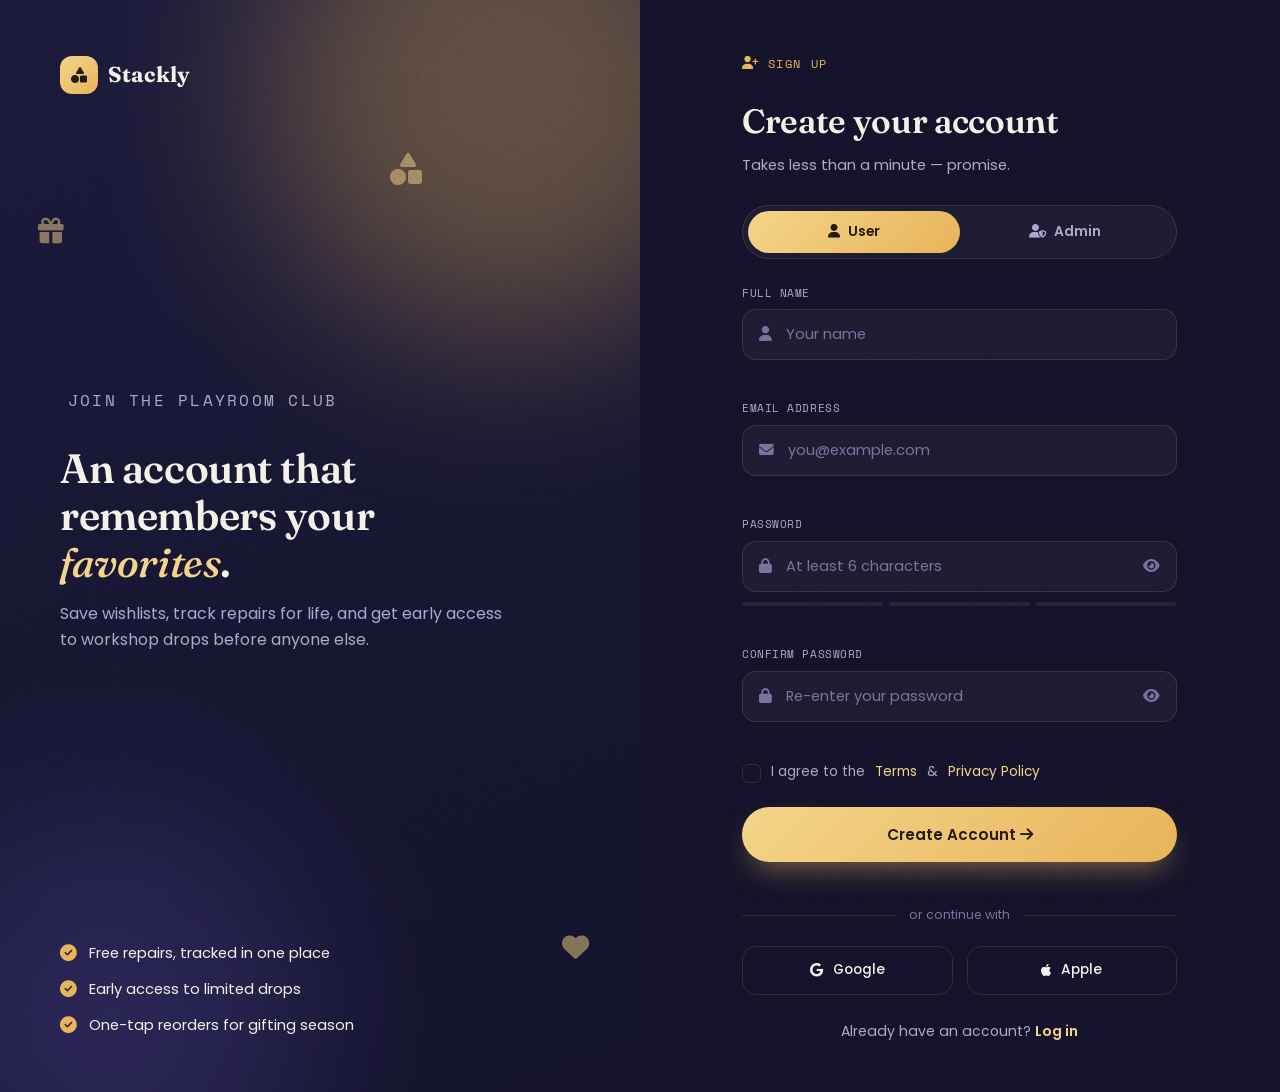
<file: signup.html>
<!DOCTYPE html>
<html lang="en">
<head>
<meta charset="UTF-8">
<meta name="viewport" content="width=device-width, initial-scale=1.0">
<title>Sign Up — Stackly Toy Co.</title>

<link rel="preconnect" href="https://fonts.googleapis.com">
<link href="https://fonts.googleapis.com/css2?family=Fraunces:ital,opsz,wght@0,9..144,400;0,9..144,500;0,9..144,600;0,9..144,700;1,9..144,500&family=Poppins:wght@300;400;500;600;700;800&family=Space+Mono:wght@400;700&display=swap" rel="stylesheet">
<link rel="stylesheet" href="https://cdnjs.cloudflare.com/ajax/libs/font-awesome/6.5.1/css/all.min.css">
<link rel="stylesheet" href="style.css">
</head>
<body class="auth-body">

<div class="grain"></div>

<div class="auth-page">

  <!-- ============ LEFT: BRAND VISUAL ============ -->
  <div class="auth-visual">
    <div class="hero-bg-shapes">
      <span class="blob blob-a"></span>
      <span class="blob blob-b"></span>
      <i class="fa-solid fa-gift float-icon fi-1"></i>
      <i class="fa-solid fa-teddy-bear float-icon fi-2"></i>
      <i class="fa-solid fa-shapes float-icon fi-3"></i>
      <i class="fa-solid fa-heart float-icon fi-4"></i>
    </div>

    <a href="index.html" class="logo av-logo">
      <span class="logo-mark"><i class="fa-solid fa-shapes"></i></span>
      <span class="logo-text">Stackly</span>
    </a>

    <div class="av-copy">
      <p class="eyebrow"><i class="fa-solid fa-sparkles"></i> Join the Playroom Club</p>
      <h1>An account that<br>remembers your <span class="script-word">favorites</span>.</h1>
      <p>Save wishlists, track repairs for life, and get early access to workshop drops before anyone else.</p>
    </div>

    <div class="av-perks">
      <div><i class="fa-solid fa-circle-check"></i> Free repairs, tracked in one place</div>
      <div><i class="fa-solid fa-circle-check"></i> Early access to limited drops</div>
      <div><i class="fa-solid fa-circle-check"></i> One-tap reorders for gifting season</div>
    </div>
  </div>

  <!-- ============ RIGHT: SIGNUP FORM ============ -->
  <div class="auth-panel">
    <a href="index.html" class="logo ap-logo-mobile">
      <span class="logo-mark"><i class="fa-solid fa-shapes"></i></span>
      <span class="logo-text">Stackly</span>
    </a>

    <div class="auth-card reveal-auth">
      <p class="eyebrow"><i class="fa-solid fa-user-plus"></i> Sign Up</p>
      <h2>Create your account</h2>
      <p class="auth-sub">Takes less than a minute &mdash; promise.</p>

      <div class="role-toggle" id="signupRoleToggle">
        <span class="role-pill" id="signupRolePill"></span>
        <button type="button" class="role-opt active" data-role="user"><i class="fa-solid fa-user"></i> User</button>
        <button type="button" class="role-opt" data-role="admin"><i class="fa-solid fa-user-shield"></i> Admin</button>
      </div>

      <form id="signupForm" novalidate>
        <div class="field-group">
          <label for="signupName">Full name</label>
          <div class="input-wrap">
            <i class="fa-solid fa-user"></i>
            <input type="text" id="signupName" placeholder="Your name" required minlength="2">
          </div>
          <span class="field-error" id="signupNameError"></span>
        </div>

        <div class="field-group">
          <label for="signupEmail">Email address</label>
          <div class="input-wrap">
            <i class="fa-solid fa-envelope"></i>
            <input type="email" id="signupEmail" placeholder="you@example.com" required>
          </div>
          <span class="field-error" id="signupEmailError"></span>
        </div>

        <div class="field-group">
          <label for="signupPassword">Password</label>
          <div class="input-wrap">
            <i class="fa-solid fa-lock"></i>
            <input type="password" id="signupPassword" placeholder="At least 6 characters" required minlength="6">
            <button type="button" class="toggle-pass" aria-label="Show password"><i class="fa-solid fa-eye"></i></button>
          </div>
          <div class="pw-strength" id="pwStrength">
            <span></span><span></span><span></span>
          </div>
          <span class="field-error" id="signupPasswordError"></span>
        </div>

        <div class="field-group">
          <label for="signupConfirm">Confirm password</label>
          <div class="input-wrap">
            <i class="fa-solid fa-lock"></i>
            <input type="password" id="signupConfirm" placeholder="Re-enter your password" required minlength="6">
            <button type="button" class="toggle-pass" aria-label="Show password"><i class="fa-solid fa-eye"></i></button>
          </div>
          <span class="field-error" id="signupConfirmError"></span>
        </div>

        <label class="checkbox-wrap terms-check">
          <input type="checkbox" id="agreeTerms" required>
          <span class="checkbox-box"><i class="fa-solid fa-check"></i></span>
          I agree to the <a href="404.html" class="inline-link">Terms</a> &amp; <a href="#" class="inline-link">Privacy Policy</a>
        </label>

        <button type="submit" class="btn btn-primary auth-submit" id="signupSubmit">
          <span class="btn-label">Create Account <i class="fa-solid fa-arrow-right"></i></span>
          <span class="btn-spinner"><i class="fa-solid fa-circle-notch fa-spin"></i></span>
        </button>

        <p class="auth-toast" id="signupToast"></p>
      </form>

      <div class="auth-divider"><span>or continue with</span></div>

      <div class="social-row">
  <a href="404.html" class="social-btn"><i class="fa-brands fa-google"></i> Google</a>
  <a href="404.html" class="social-btn"><i class="fa-brands fa-apple"></i> Apple</a>
</div>

      <p class="auth-switch">Already have an account? <a href="login.html">Log in</a></p>
    </div>
  </div>

</div>

<script src="script.js"></script>
</body>
</html>
</file>
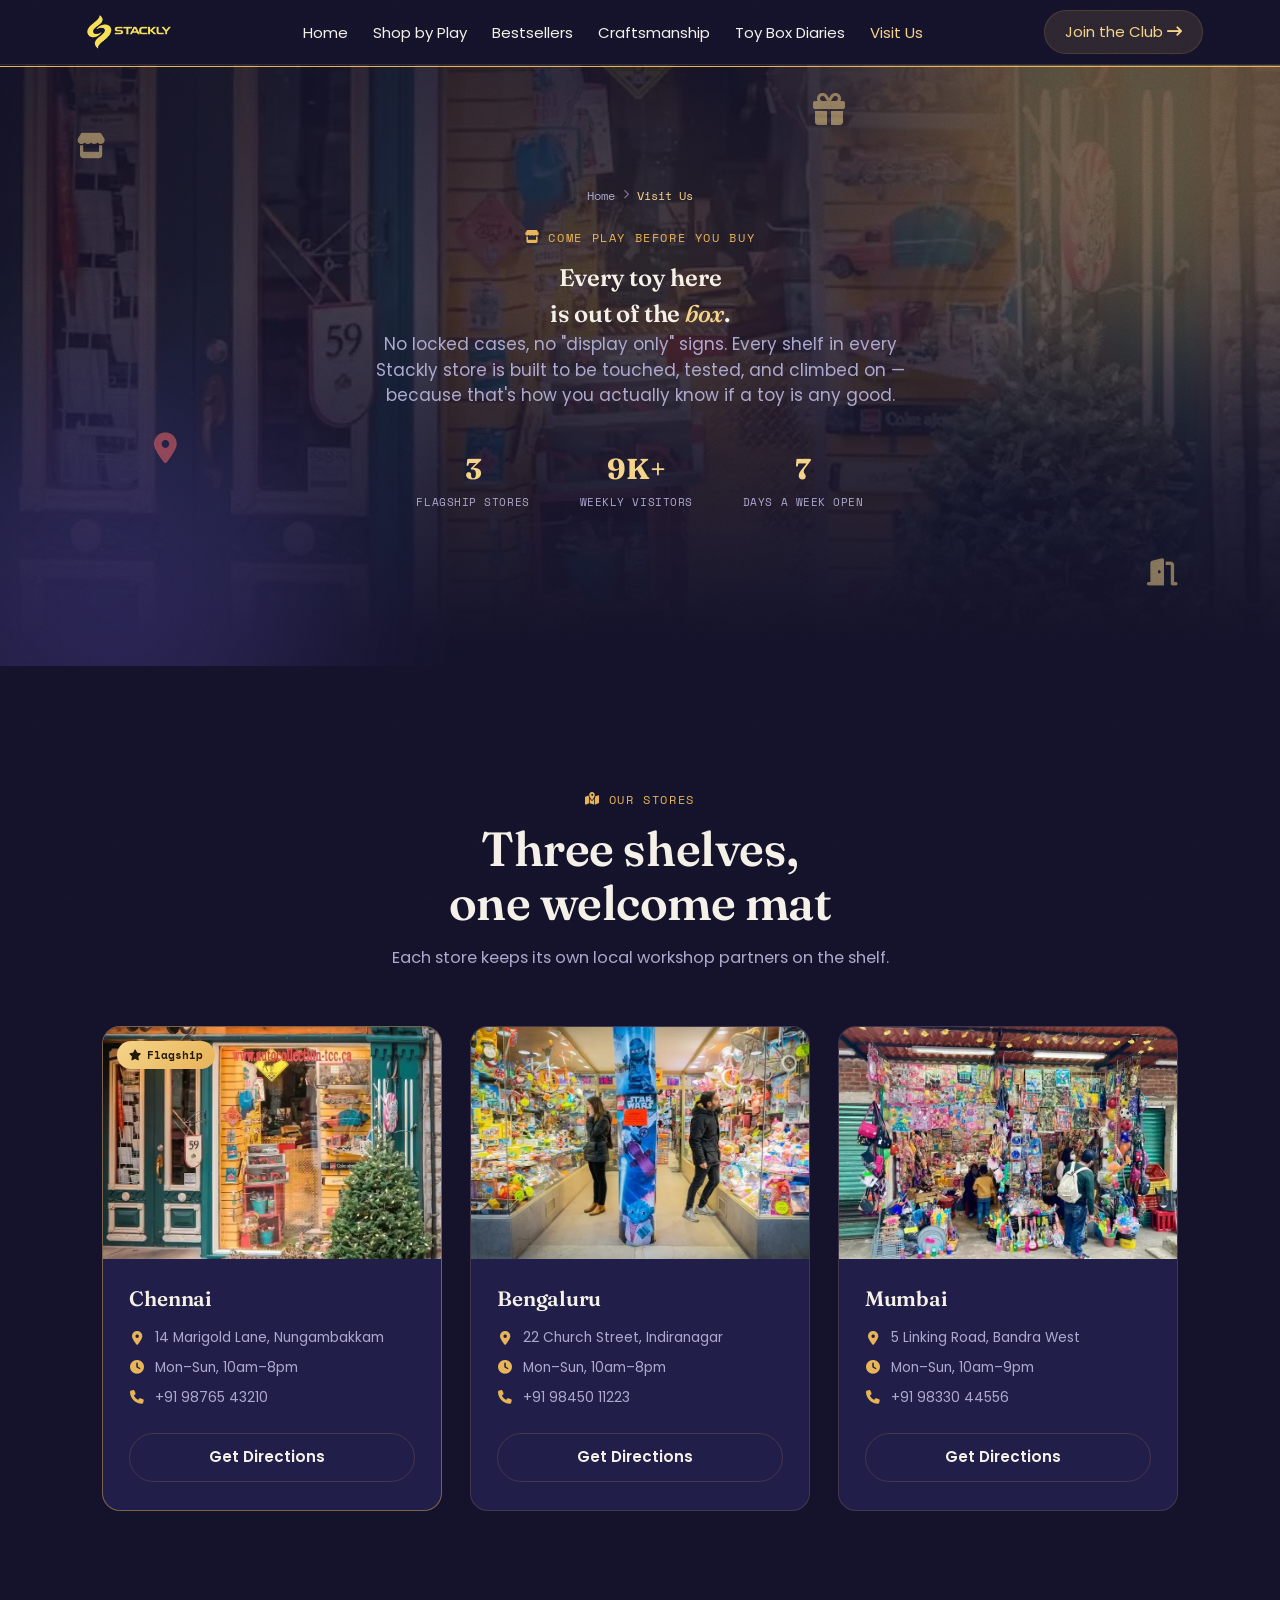
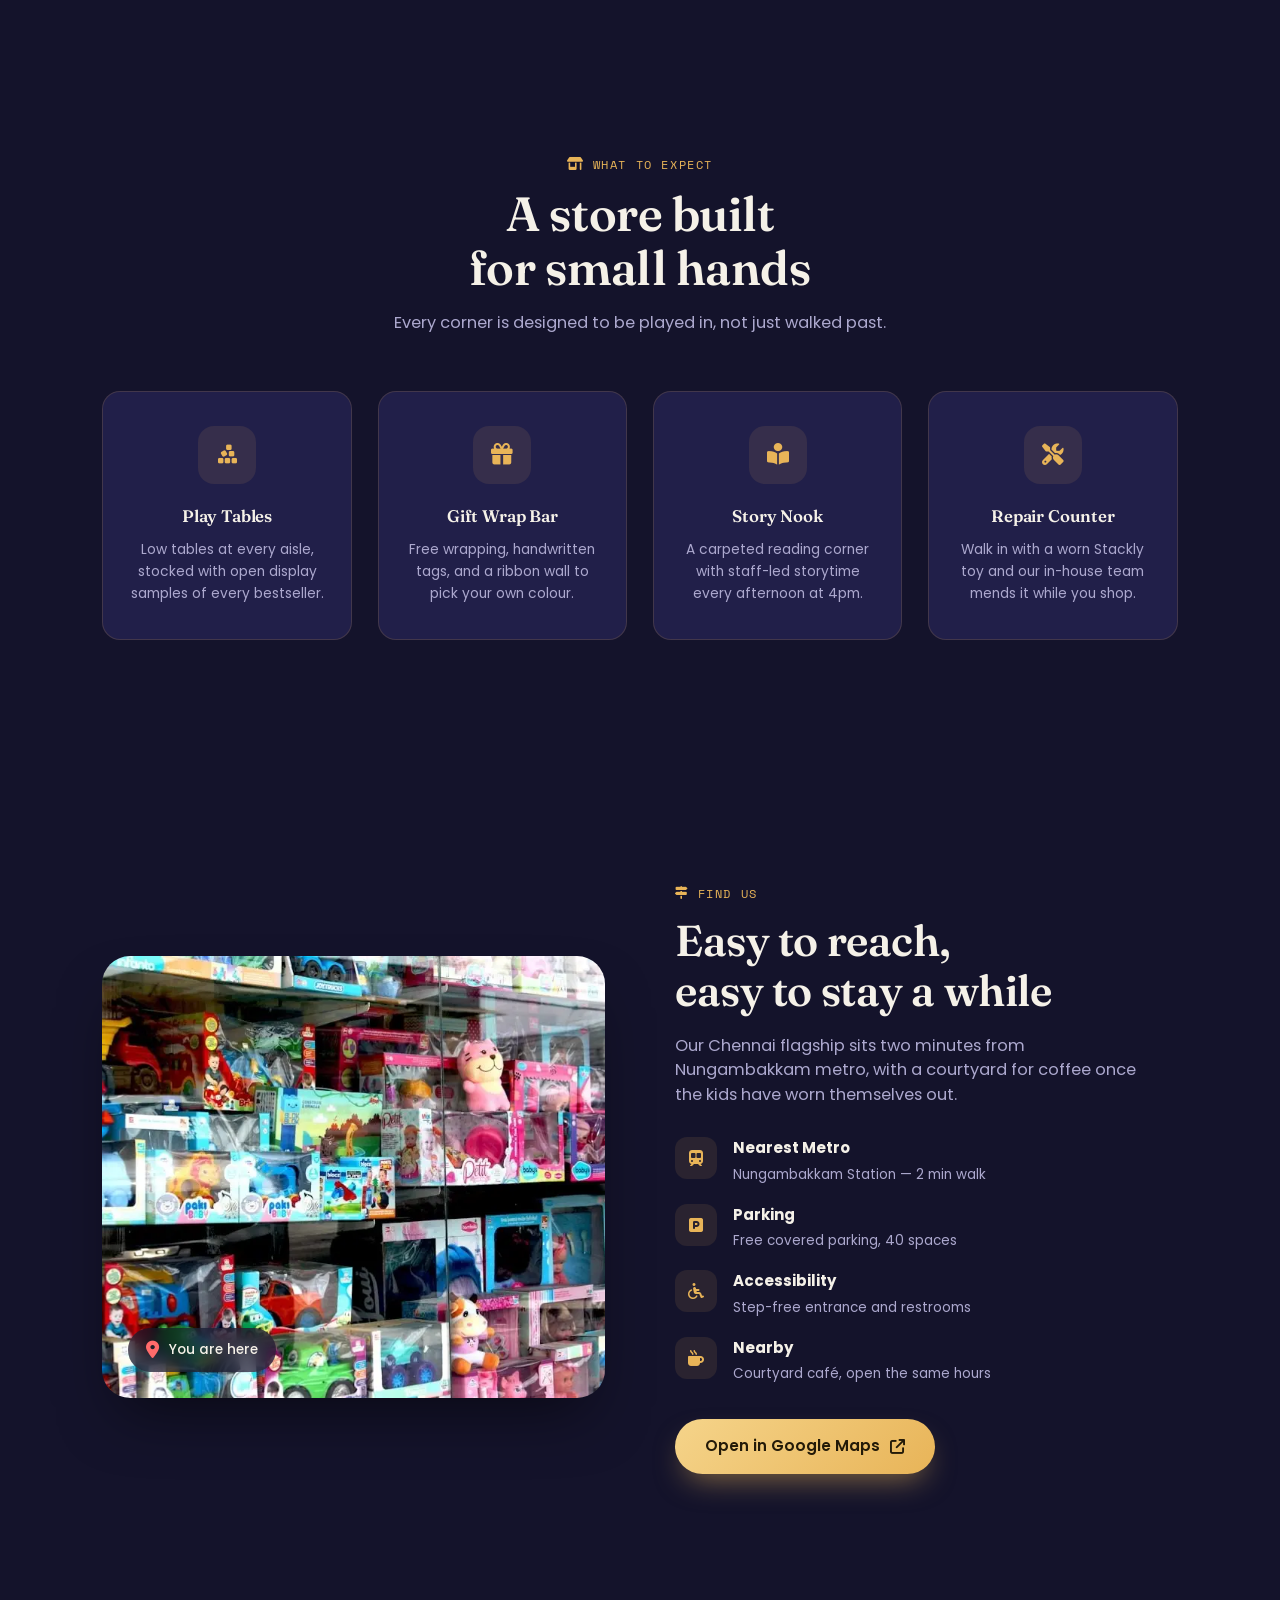
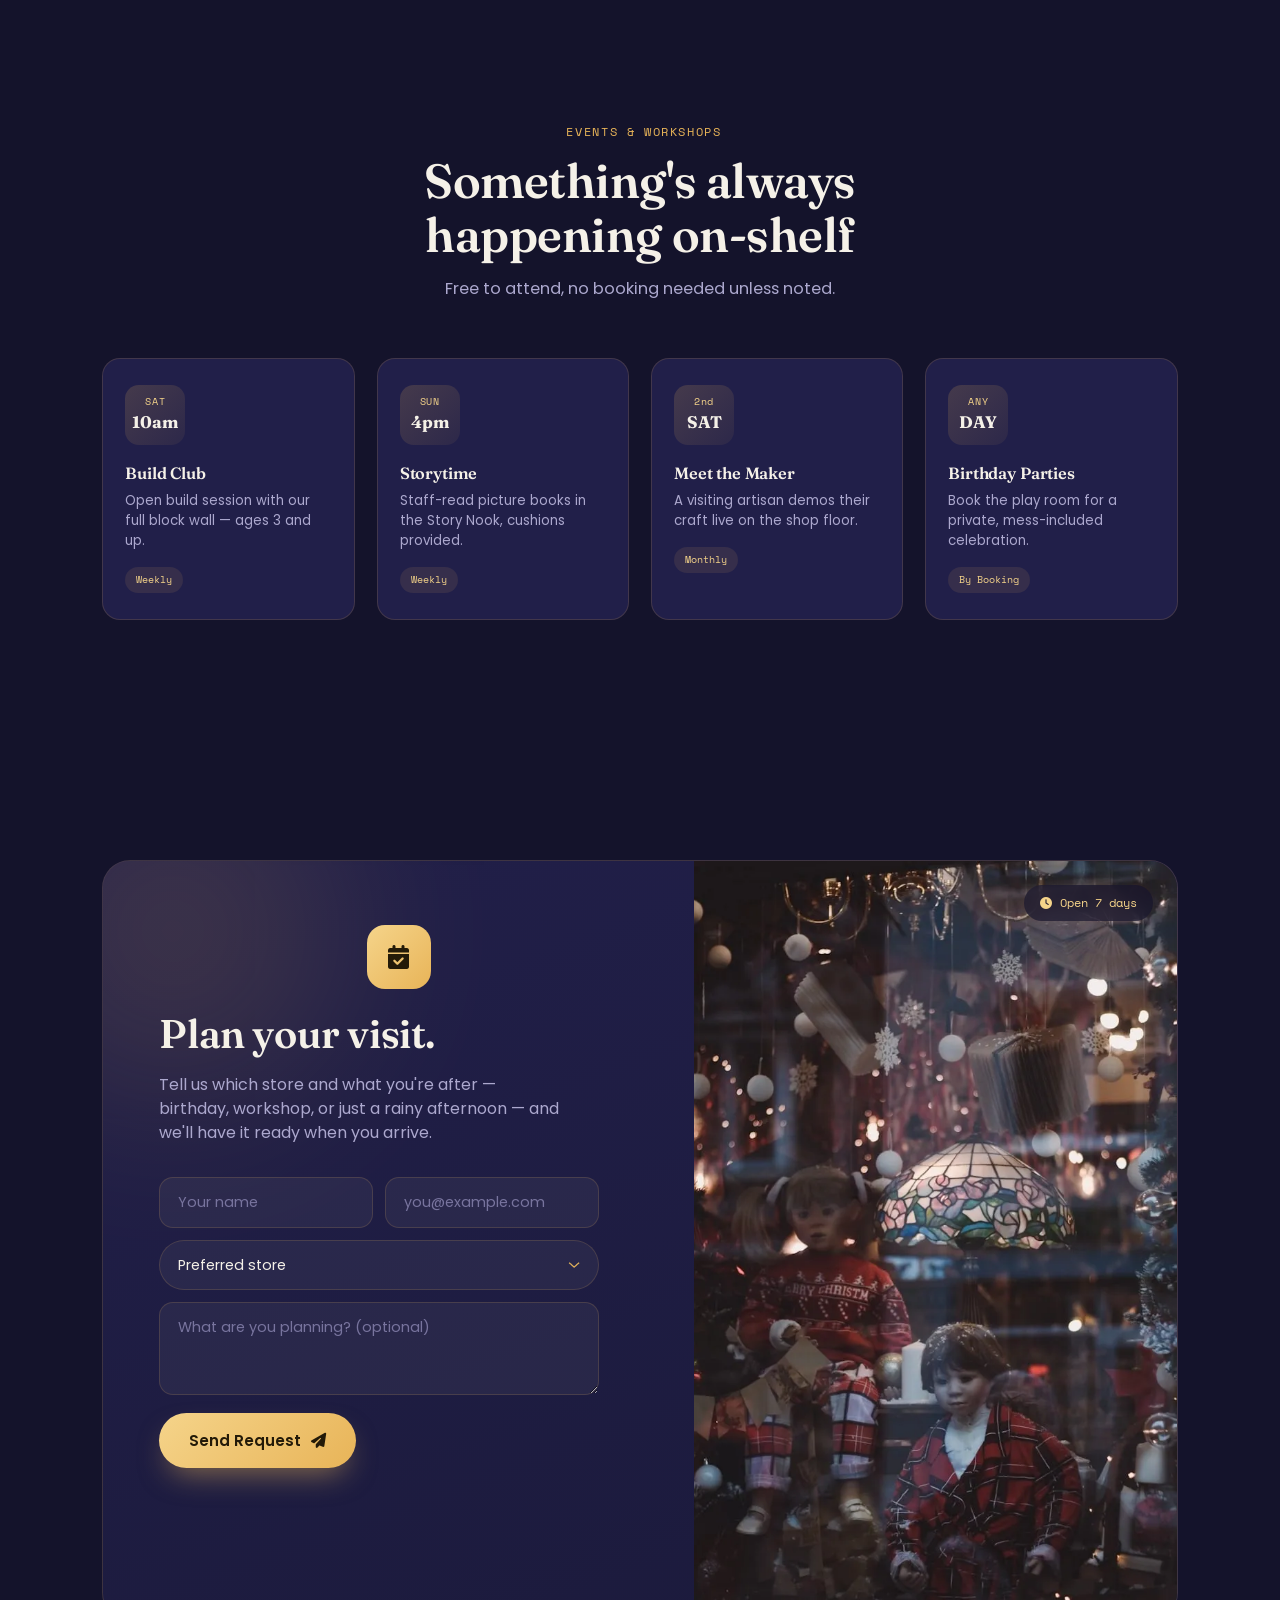
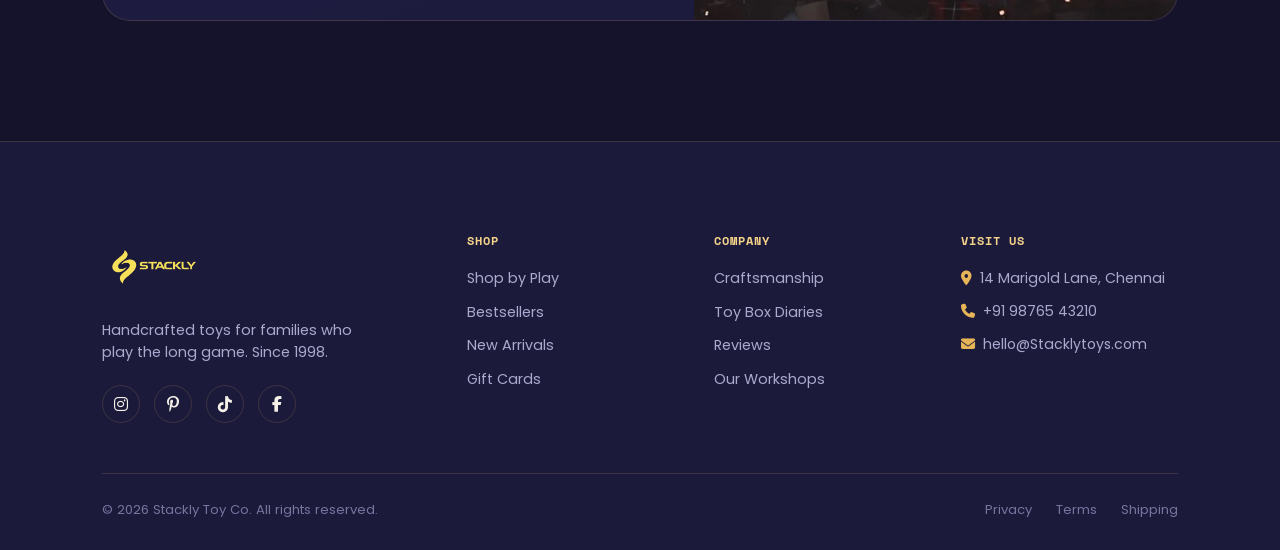
<file: visit.html>
<!DOCTYPE html>
<html lang="en">
<head>
<meta charset="UTF-8">
<meta name="viewport" content="width=device-width, initial-scale=1.0">
<title>Visit Us — Stackly Toy Co.</title>

<link rel="preconnect" href="https://fonts.googleapis.com">
<link href="https://fonts.googleapis.com/css2?family=Fraunces:ital,opsz,wght@0,9..144,400;0,9..144,500;0,9..144,600;0,9..144,700;1,9..144,500&family=Poppins:wght@300;400;500;600;700;800&family=Space+Mono:wght@400;700&display=swap" rel="stylesheet">
<link rel="stylesheet" href="https://cdnjs.cloudflare.com/ajax/libs/font-awesome/6.5.1/css/all.min.css">

<link rel="stylesheet" href="style.css">
</head>
<body>

<div class="grain"></div>
<div class="cursor-glow" id="cursorGlow"></div>

<!-- ================= NAVBAR ================= -->
<header class="navbar" id="navbar">
  <div class="nav-inner">
    <a href="index.html">
    <img src="Assest/stacklylogo (1).webp" alt="Stackly Logo">
</a>

    <nav class="nav-links" id="navLinks">
        <a href="index.html">Home</a>
      <a href="shop.html">Shop by Play</a>
      <a href="best.html">Bestsellers</a>
      <a href="craft.html">Craftsmanship</a>
      <a href="diaries.html">Toy Box Diaries</a>   
      <a href="visit.html" class="active-link">Visit Us</a>
    </nav>

    <div class="nav-icons">
      <a href="login.html" class="nav-cta">Join the Club <i class="fa-solid fa-arrow-right-long"></i></a>
      <button class="hamburger" id="hamburger" aria-label="Menu" aria-expanded="false">
        <span></span><span></span><span></span>
      </button>
    </div>
  </div>
</header>

<!-- mobile menu overlay -->
<div class="mobile-menu" id="mobileMenu">

    <!-- Close Button -->
    <button class="menu-close" id="menuClose">
        <i class="fa-solid fa-xmark"></i>
    </button>

    <nav>
        <a href="index.html">Home</a>
        <a href="shop.html">Shop by Play</a>
        <a href="best.html">Bestsellers</a>
        <a href="craft.html">Craftsmanship</a>
        <a href="diaries.html">Toy Box Diaries</a>
        <a href="visit.html">Visit Us</a>

        <a href="login.html" class="mm-cta">
            Join the Club
        </a>
    </nav>

</div>

<main>

<!-- ================= 1. VISIT HERO ================= -->
<section class="visit-hero" id="visit-hero">
  <div class="hero-bg-shapes">
    <span class="blob blob-a"></span>
    <span class="blob blob-b"></span>
    <i class="fa-solid fa-store float-icon fi-1"></i>
    <i class="fa-solid fa-location-dot float-icon fi-2"></i>
    <i class="fa-solid fa-gift float-icon fi-3"></i>
    <i class="fa-solid fa-door-open float-icon fi-4"></i>
  </div>

  <div class="shop-hero-inner">
    <p class="breadcrumb reveal"><a href="index.html">Home</a> <i class="fa-solid fa-chevron-right"></i> <span>Visit Us</span></p>
    <p class="eyebrow reveal"><i class="fa-solid fa-store"></i> Come Play Before You Buy</p>
    <h1 class="reveal">Every toy here<br>is out of the <span class="script-word">box</span>.</h1>
    <p class="shop-hero-sub reveal">No locked cases, no "display only" signs. Every shelf in every Stackly store is built to be touched, tested, and climbed on &mdash; because that's how you actually know if a toy is any good.</p>

    <div class="shop-hero-stats reveal">
      <div><strong>3</strong><span>Flagship Stores</span></div>
      <div><strong>9K+</strong><span>Weekly Visitors</span></div>
      <div><strong>7</strong><span>Days a Week Open</span></div>
    </div>
  </div>
</section>

<!-- ================= 2. OUR STORES ================= -->
<section class="stores" id="stores">
  <div class="section-head reveal">
    <p class="eyebrow"><i class="fa-solid fa-map-location-dot"></i> Our Stores</p>
    <h2>Three shelves,<br>one welcome mat</h2>
    <p class="section-sub">Each store keeps its own local workshop partners on the shelf.</p>
  </div>

  <div class="store-grid">
    <div class="store-card store-flagship reveal">
      <div class="store-media">
        <img src="Assest/toy38.webp" alt="Stackly flagship storefront in Chennai">
        <span class="store-tag"><i class="fa-solid fa-star"></i> Flagship</span>
      </div>
      <div class="store-info">
        <h3>Chennai</h3>
        <p class="store-addr"><i class="fa-solid fa-location-dot"></i> 14 Marigold Lane, Nungambakkam</p>
        <p class="store-hours"><i class="fa-solid fa-clock"></i> Mon&ndash;Sun, 10am&ndash;8pm</p>
        <p class="store-phone"><i class="fa-solid fa-phone"></i> +91 98765 43210</p>
        <a href="404.html" class="btn btn-outline store-btn">Get Directions <i class="fa-solid fa-arrow-up-right"></i></a>
      </div>
    </div>

    <div class="store-card reveal">
      <div class="store-media">
        <img src="Assest/toy39.webp" alt="Stackly store interior in Bengaluru">
      </div>
      <div class="store-info">
        <h3>Bengaluru</h3>
        <p class="store-addr"><i class="fa-solid fa-location-dot"></i> 22 Church Street, Indiranagar</p>
        <p class="store-hours"><i class="fa-solid fa-clock"></i> Mon&ndash;Sun, 10am&ndash;8pm</p>
        <p class="store-phone"><i class="fa-solid fa-phone"></i> +91 98450 11223</p>
        <a href="404.html" class="btn btn-outline store-btn">Get Directions <i class="fa-solid fa-arrow-up-right"></i></a>
      </div>
    </div>

    <div class="store-card reveal">
      <div class="store-media">
        <img src="Assest/toy40.webp" alt="Stackly store front in Mumbai">
      </div>
      <div class="store-info">
        <h3>Mumbai</h3>
        <p class="store-addr"><i class="fa-solid fa-location-dot"></i> 5 Linking Road, Bandra West</p>
        <p class="store-hours"><i class="fa-solid fa-clock"></i> Mon&ndash;Sun, 10am&ndash;9pm</p>
        <p class="store-phone"><i class="fa-solid fa-phone"></i> +91 98330 44556</p>
        <a href="404.html" class="btn btn-outline store-btn">Get Directions <i class="fa-solid fa-arrow-up-right"></i></a>
      </div>
    </div>
  </div>
</section>

<!-- ================= 3. WHAT TO EXPECT IN-STORE ================= -->
<section class="in-store" id="in-store">
  <div class="section-head reveal">
    <p class="eyebrow"><i class="fa-solid fa-shop"></i> What to Expect</p>
    <h2>A store built<br>for small hands</h2>
    <p class="section-sub">Every corner is designed to be played in, not just walked past.</p>
  </div>

  <div class="expect-grid">
    <div class="expect-card reveal">
      <span class="expect-icon"><i class="fa-solid fa-cubes-stacked"></i></span>
      <h4>Play Tables</h4>
      <p>Low tables at every aisle, stocked with open display samples of every bestseller.</p>
    </div>
    <div class="expect-card reveal">
      <span class="expect-icon"><i class="fa-solid fa-gift"></i></span>
      <h4>Gift Wrap Bar</h4>
      <p>Free wrapping, handwritten tags, and a ribbon wall to pick your own colour.</p>
    </div>
    <div class="expect-card reveal">
      <span class="expect-icon"><i class="fa-solid fa-book-open-reader"></i></span>
      <h4>Story Nook</h4>
      <p>A carpeted reading corner with staff-led storytime every afternoon at 4pm.</p>
    </div>
    <div class="expect-card reveal">
      <span class="expect-icon"><i class="fa-solid fa-screwdriver-wrench"></i></span>
      <h4>Repair Counter</h4>
      <p>Walk in with a worn Stackly toy and our in-house team mends it while you shop.</p>
    </div>
  </div>
</section>

<!-- ================= 4. FIND US ================= -->
<section class="find-us" id="find-us">
  <div class="find-visual reveal">
    <img src="Assest/toy41.webp" alt="Toys displayed in a store window">
    <div class="find-pin">
      <i class="fa-solid fa-location-dot"></i>
      <span>You are here</span>
    </div>
  </div>

  <div class="find-copy">
    <p class="eyebrow reveal"><i class="fa-solid fa-signs-post"></i> Find Us</p>
    <h2 class="reveal">Easy to reach,<br>easy to stay a while</h2>
    <p class="find-sub reveal">Our Chennai flagship sits two minutes from Nungambakkam metro, with a courtyard for coffee once the kids have worn themselves out.</p>

    <ul class="find-list reveal">
      <li><i class="fa-solid fa-train-subway"></i><div><strong>Nearest Metro</strong><span>Nungambakkam Station &mdash; 2 min walk</span></div></li>
      <li><i class="fa-solid fa-square-parking"></i><div><strong>Parking</strong><span>Free covered parking, 40 spaces</span></div></li>
      <li><i class="fa-solid fa-wheelchair"></i><div><strong>Accessibility</strong><span>Step-free entrance and restrooms</span></div></li>
      <li><i class="fa-solid fa-mug-hot"></i><div><strong>Nearby</strong><span>Courtyard café, open the same hours</span></div></li>
    </ul>

    <a href="404.html" target="_blank" rel="noopener" class="btn btn-primary reveal"><span>Open in Google Maps</span><i class="fa-solid fa-arrow-up-right-from-square"></i></a>
  </div>
</section>

<!-- ================= 5. EVENTS & WORKSHOPS ================= -->
<section class="events" id="events">
  <div class="section-head reveal">
    <p class="eyebrow"><i class="fa-solid fa-calendar-star"></i> Events &amp; Workshops</p>
    <h2>Something's always<br>happening on-shelf</h2>
    <p class="section-sub">Free to attend, no booking needed unless noted.</p>
  </div>

  <div class="event-grid">
    <div class="event-card reveal">
      <div class="event-date"><span>SAT</span><strong>10am</strong></div>
      <div class="event-info">
        <h4>Build Club</h4>
        <p>Open build session with our full block wall &mdash; ages 3 and up.</p>
      </div>
      <span class="event-tag">Weekly</span>
    </div>
    <div class="event-card reveal">
      <div class="event-date"><span>SUN</span><strong>4pm</strong></div>
      <div class="event-info">
        <h4>Storytime</h4>
        <p>Staff-read picture books in the Story Nook, cushions provided.</p>
      </div>
      <span class="event-tag">Weekly</span>
    </div>
    <div class="event-card reveal">
      <div class="event-date"><span>2nd</span><strong>SAT</strong></div>
      <div class="event-info">
        <h4>Meet the Maker</h4>
        <p>A visiting artisan demos their craft live on the shop floor.</p>
      </div>
      <span class="event-tag">Monthly</span>
    </div>
    <div class="event-card reveal">
      <div class="event-date"><span>ANY</span><strong>DAY</strong></div>
      <div class="event-info">
        <h4>Birthday Parties</h4>
        <p>Book the play room for a private, mess-included celebration.</p>
      </div>
      <span class="event-tag">By Booking</span>
    </div>
  </div>
</section>

<!-- ================= 6. PLAN YOUR VISIT CTA ================= -->
<section class="plan-visit" id="plan-visit">
  <div class="quiz-card restock-card reveal">
    <div class="quiz-copy">
      <div class="nl-icon"><i class="fa-solid fa-calendar-check"></i></div>
      <h2>Plan your visit.</h2>
      <p>Tell us which store and what you're after &mdash; birthday, workshop, or just a rainy afternoon &mdash; and we'll have it ready when you arrive.</p>
      <form class="visit-form" onsubmit="return false;">
        <div class="visit-form-row">
          <input type="text" placeholder="Your name" required>
          <input type="email" placeholder="you@example.com" required>
        </div>
        <select required>
          <option value="" disabled selected>Preferred store</option>
          <option>Chennai</option>
          <option>Bengaluru</option>
          <option>Mumbai</option>
        </select>
        <textarea rows="3" placeholder="What are you planning? (optional)"></textarea>
        <button type="submit" class="btn btn-primary"><span><a href="404.html">Send Request</a></span><i class="fa-solid fa-paper-plane"></i></button>
      </form>
    </div>
    <div class="quiz-visual">
      <img src="Assest/toy42.webp" alt="Toy store window display">
      <div class="quiz-tag"><i class="fa-solid fa-clock"></i> Open 7 days</div>
    </div>
  </div>
</section>

</main>

<!-- ================= FOOTER ================= -->
<footer class="footer" id="contact">
  <div class="footer-top">
    <div class="footer-brand">
      <div class="footer-brand">
    <a href="visit.html"><img src="Assest/stacklylogo (1).webp" alt="Stackly Logo"></a>
</div>
      <p>Handcrafted toys for families who play the long game. Since 1998.</p>
      <div class="footer-social">
        <a href="404.html" aria-label="Instagram"><i class="fa-brands fa-instagram"></i></a>
        <a href="404.html" aria-label="Pinterest"><i class="fa-brands fa-pinterest-p"></i></a>
        <a href="404.html" aria-label="TikTok"><i class="fa-brands fa-tiktok"></i></a>
        <a href="404.html" aria-label="Facebook"><i class="fa-brands fa-facebook-f"></i></a>
      </div>
    </div>

    <div class="footer-col">
      <h5>Shop</h5>
      <a href="shop.html">Shop by Play</a>
      <a href="best.html">Bestsellers</a>
      <a href="visit.html">New Arrivals</a>
      <a href="visit.html">Gift Cards</a>
    </div>
    <div class="footer-col">
      <h5>Company</h5>
      <a href="craft.html">Craftsmanship</a>
      <a href="diaries.html">Toy Box Diaries</a>
      <a href="visit.html">Reviews</a>
      <a href="visit.html">Our Workshops</a>
    </div>
    <div class="footer-col">
      <h5>Visit Us</h5>
      <p><i class="fa-solid fa-location-dot"></i> 14 Marigold Lane, Chennai</p>
      <p><i class="fa-solid fa-phone"></i> +91 98765 43210</p>
      <p><i class="fa-solid fa-envelope"></i> hello@Stacklytoys.com</p>
    </div>
  </div>

  <div class="footer-bottom">
    <p>&copy; 2026 Stackly Toy Co. All rights reserved.</p>
    <div class="footer-legal">
      <a href="404.html">Privacy</a>
      <a href="404.html">Terms</a>
      <a href="404.html">Shipping</a>
    </div>
  </div>
</footer>

<button class="to-top" id="toTop" aria-label="Back to top"><i class="fa-solid fa-arrow-up"></i></button>

<script src="script.js"></script>
</body>
</html>
</file>
<file: style.css>
/* ===================================================
   Stackly — Premium Toy Store
   Tokens
=================================================== */
:root{
  --bg-deep:#14132B;
  --bg-alt:#1B1A3B;
  --bg-card:#211F49;
  --gold:#E8B458;
  --gold-light:#F5D48A;
  --cream:#F5F1E8;
  --lavender:#ACA8CE;
  --lavender-dim:#78749E;
  --coral:#FF6B6B;
  --line: rgba(232,180,88,0.16);
  --shadow: 0 30px 60px -20px rgba(0,0,0,0.55);
  --ease-bounce: cubic-bezier(.34,1.56,.64,1);
  --ease-smooth: cubic-bezier(.22,1,.36,1);
  --radius-lg: 28px;
  --radius-md: 18px;
  --radius-sm: 10px;
  --font-display: 'Fraunces', serif;
  --font-body: 'Poppins', sans-serif;
  --font-mono: 'Space Mono', monospace;
}

*{margin:0;padding:0;box-sizing:border-box;}
html{scroll-behavior:smooth;}
body{
  background:var(--bg-deep);
  color:var(--cream);
  font-family:var(--font-body);
  overflow-x:hidden;
  line-height:1.5;
  -webkit-font-smoothing:antialiased;
}
img{max-width:100%;display:block;}
a{color:inherit;text-decoration:none;}
button{font-family:inherit;cursor:pointer;border:none;background:none;color:inherit;}
ul{list-style:none;}
::selection{background:var(--gold);color:var(--bg-deep);}

.grain{
  position:fixed;inset:0;pointer-events:none;z-index:9998;opacity:.035;mix-blend-mode:overlay;
  background-image:url("Assest/grain.webp");
  background-repeat:repeat;
  background-size:180px 180px;
}
.cursor-glow{
  position:fixed;width:420px;height:420px;border-radius:50%;pointer-events:none;z-index:1;
  background:radial-gradient(circle,rgba(232,180,88,0.10),transparent 70%);
  transform:translate(-50%,-50%);
  left:50%;top:30%;
  transition:left .5s var(--ease-smooth), top .5s var(--ease-smooth);
}

/* ===================== reveal on scroll ===================== */
.reveal{opacity:0;transform:translateY(36px) scale(.98);transition:opacity .8s var(--ease-bounce), transform .8s var(--ease-bounce);}
.reveal.in-view{opacity:1;transform:translateY(0) scale(1);}

.eyebrow{
  display:inline-flex;align-items:center;gap:8px;
  font-family:var(--font-mono);font-size:.72rem;letter-spacing:.14em;text-transform:uppercase;
  color:var(--gold);margin-bottom:14px;
}
.eyebrow i{font-size:.8rem;}

h1,h2,h3,h4{font-family:var(--font-display);font-weight:600;color:var(--cream);letter-spacing:-0.01em;}
.section-head{max-width:640px;margin:0 auto 56px;text-align:center;}
.section-head h2{font-size:clamp(2rem,4vw,3rem);line-height:1.12;}
.section-sub{color:var(--lavender);margin-top:16px;font-size:1.02rem;}
.section-head.split{max-width:1180px;display:flex;justify-content:space-between;align-items:flex-end;gap:32px;text-align:left;margin-bottom:48px;}
.section-head.split .section-sub{max-width:320px;margin-top:0;}

section{padding:120px 8vw;position:relative;}

/* ===================== buttons ===================== */
.btn{
  display:inline-flex;align-items:center;gap:10px;
  padding:16px 30px;border-radius:100px;font-weight:600;font-size:.95rem;
  transition:transform .45s var(--ease-bounce), box-shadow .4s ease, background .3s ease, color .3s ease;
  white-space:nowrap;
}
.btn i{transition:transform .35s var(--ease-bounce);}
.btn-primary{
  background:linear-gradient(135deg,var(--gold-light),var(--gold));
  color:#231A08;box-shadow:0 14px 30px -10px rgba(232,180,88,.55);
}
.btn-primary:hover{transform:translateY(-4px) scale(1.03);box-shadow:0 20px 40px -12px rgba(232,180,88,.7);}
.btn-primary:hover i{transform:translateX(5px);}
.btn-ghost{color:var(--cream);border:1.5px solid rgba(245,241,232,.25);}
.btn-ghost:hover{border-color:var(--gold);color:var(--gold);transform:translateY(-4px);}
.btn-ghost i{color:var(--gold);}
.btn-outline{border:1.5px solid var(--line);color:var(--cream);}
.btn-outline:hover{background:var(--gold);color:#231A08;transform:translateY(-4px) scale(1.03);}

/* ===================================================
   NAVBAR
=================================================== */
/* Normal Navbar */
.navbar{
    position: fixed;
    top: 0;
    left: 0;
    width: 100%;
    height: 65px;
    padding: 0 6%;
    display: flex;
    align-items: center;
    justify-content: center;
    background: #14132B;
    border-bottom: 1px solid rgba(232,180,88,.15);
    z-index: 1000;
    transition: background .3s ease, backdrop-filter .3s ease;
}

/* Scroll Navbar */
.navbar.scrolled{
    height: 65px;              /* Same height */
    padding: 0 6%;             /* Same padding */
    display: flex;
    align-items: center;
    background: rgba(20,19,43,.98);
    backdrop-filter: blur(15px);
    border-bottom: 1px solid rgba(232,180,88,.15);
}
.nav-inner{
    width:100%;
    display:flex;
    justify-content:space-between;
    align-items:center;
}
.nav-inner .logo{justify-self:start;}
.nav-inner .nav-links{justify-self:center;}
.nav-inner .nav-icons{justify-self:end;}
.logo{display:flex;align-items:center;gap:10px;}


/* Header Logo */
.nav-inner > a img{
    height:70px;
    width:auto;
    display:block;
    object-fit:contain;

    filter: brightness(0)
            saturate(100%)
            invert(84%)
            sepia(39%)
            saturate(650%)
            hue-rotate(355deg)
            brightness(104%)
            contrast(96%);
}
.logo-mark{
  width:38px;height:38px;border-radius:12px;display:grid;place-items:center;
  background:linear-gradient(135deg,var(--gold-light),var(--gold));color:#231A08;font-size:1rem;
  transition:transform .5s var(--ease-bounce);
}
.logo:hover .logo-mark{transform:rotate(-14deg) scale(1.08);}
.logo-text{font-family:var(--font-display);font-size:1.35rem;font-weight:700;letter-spacing:.01em;}

.nav-links{
    display:flex;
    align-items:center;
    gap:25px;
}
.nav-links a{
    font-size:15px;
    line-height:1;
    padding:0;
}
.nav-links a span{font-family:var(--font-mono);font-size:.65rem;color:var(--gold-light);opacity:.7;}
.nav-links a::after{
  content:'';position:absolute;left:0;bottom:-3px;width:0;height:1.5px;background:var(--gold);
  transition:width .35s var(--ease-smooth);
}
.nav-links a:hover{color:var(--cream);}
.nav-links a:hover::after{width:100%;}
.nav-cta{
    background:rgba(232,180,88,.12);
    border:1px solid var(--line);
    padding:10px 20px;
    font-size:15px;
    border-radius:100px;
    color:var(--gold-light);
}
.nav-cta::after{display:none;}
.nav-cta:hover{background:var(--gold);color:#231A08 !important;transform:translateY(-2px);}

.nav-icons{display:flex;align-items:center;gap:16px;}
.icon-btn{font-size:1.05rem;color:var(--cream);position:relative;transition:color .3s, transform .3s var(--ease-bounce);}
.icon-btn:hover{color:var(--gold);transform:scale(1.15);}
.cart-count{
  position:absolute;top:-8px;right:-10px;background:var(--coral);color:#fff;
  font-size:.62rem;font-weight:700;width:17px;height:17px;border-radius:50%;
  display:grid;place-items:center;font-family:var(--font-mono);
}

.hamburger{
  display:none;flex-direction:column;justify-content:center;gap:5px;width:26px;height:20px;z-index:1200;
}
.hamburger span{width:100%;height:2px;background:var(--cream);border-radius:2px;transition:all .4s var(--ease-bounce);}
.hamburger.active span:nth-child(1){transform:translateY(7px) rotate(45deg);}
.hamburger.active span:nth-child(2){opacity:0;transform:scaleX(0);}
.hamburger.active span:nth-child(3){transform:translateY(-7px) rotate(-45deg);}

.mobile-menu{
  position:fixed;inset:0;background:var(--bg-deep);z-index:1100;
  display:flex;flex-direction:column;justify-content:center;padding:8vw;
  transform:translateY(-100%);transition:transform .55s var(--ease-smooth);
}

/* ==========================
   Mobile Menu Close Button
========================== */

.menu-close{
    position:absolute;
    top:22px;
    right:22px;
    width:48px;
    height:48px;
    border:none;
    outline:none;
    border-radius:50%;
    background:rgba(255,255,255,.08);
    color:#fff;
    display:flex;
    justify-content:center;
    align-items:center;
    cursor:pointer;
    transition:.3s;
    z-index:1201;
}

.menu-close i{
    font-size:28px;
}

.menu-close:hover{
    background:var(--gold);
    color:#14132B;
    transform:rotate(90deg);
}
.mobile-menu.active{transform:translateY(0);}
.mobile-menu nav{display:flex;flex-direction:column;gap:26px;}
.mobile-menu nav a{
  font-family:var(--font-display);font-size:2rem;color:var(--cream);display:flex;align-items:baseline;gap:14px;
  opacity:0;transform:translateX(-24px);transition:all .5s var(--ease-bounce);
}
.mobile-menu.active nav a{opacity:1;transform:translateX(0);}
.mobile-menu nav a span{font-family:var(--font-mono);font-size:.9rem;color:var(--gold);}
.mobile-menu nav a.mm-cta{
  margin-top:12px;color:#231A08;background:linear-gradient(135deg,var(--gold-light),var(--gold));
  padding:14px 26px;border-radius:100px;font-size:1.05rem;width:fit-content;
}
.mm-social{display:flex;gap:22px;margin-top:50px;}
.mm-account{
  display:flex;align-items:center;gap:10px;margin-top:14px;color:var(--lavender);font-size:.9rem;font-weight:500;
  opacity:0;transform:translateX(-24px);transition:all .5s var(--ease-bounce);
}
.mobile-menu.active .mm-account{opacity:1;transform:translateX(0);transition-delay:.05s;}
.mm-account:hover{color:var(--gold-light);}
.mm-social a{font-size:1.3rem;color:var(--lavender);transition:color .3s, transform .3s var(--ease-bounce);}
.mm-social a:hover{color:var(--gold);transform:translateY(-4px);}

/* ===================================================
   1. HERO
=================================================== */
.hero{
  min-height:100vh;display:flex;flex-direction:column;justify-content:center;
  padding-top:100px;overflow:hidden;position:relative;
  background-size:cover;background-position:center;background-repeat:no-repeat;
  background-image:linear-gradient(180deg, rgba(20,19,43,.92), rgba(20,19,43,.85) 45%, var(--bg-deep) 96%),
    url('Assest/toy3.webp');
}
.hero-bg-shapes{position:absolute;inset:0;z-index:0;pointer-events:none;}
.blob{position:absolute;border-radius:50%;filter:blur(90px);opacity:.35;}
.blob-a{width:500px;height:500px;background:var(--gold);top:-160px;right:-120px;animation:drift1 16s ease-in-out infinite;}
.blob-b{width:420px;height:420px;background:#6A5ACD;bottom:-140px;left:-100px;opacity:.25;animation:drift2 20s ease-in-out infinite;}
@keyframes drift1{0%,100%{transform:translate(0,0);}50%{transform:translate(-40px,50px);}}
@keyframes drift2{0%,100%{transform:translate(0,0);}50%{transform:translate(50px,-30px);}}

.float-icon{position:absolute;color:var(--gold-light);opacity:.5;animation:floaty 6s ease-in-out infinite;}
.fi-1{top:20%;left:6%;font-size:1.6rem;animation-delay:0s;}
.fi-2{top:65%;left:12%;font-size:1.9rem;color:var(--coral);animation-delay:1.2s;}
.fi-3{top:14%;right:34%;font-size:2rem;animation-delay:2s;}
.fi-4{bottom:12%;right:8%;font-size:1.7rem;animation-delay:.6s;}
@keyframes floaty{0%,100%{transform:translateY(0) rotate(0deg);}50%{transform:translateY(-22px) rotate(8deg);}}

.hero-inner{
  position:relative;z-index:2;max-width:1400px;margin:0 auto;width:100%;
  display:grid;grid-template-columns:1.05fr .95fr;gap:60px;align-items:center;
}
.hero-copy h1{
  font-size:clamp(2.6rem,5.4vw,4.4rem);line-height:1.06;margin-bottom:22px;
}
.script-word{font-style:italic;font-weight:500;color:var(--gold-light);}
.hero-sub{color:var(--lavender);font-size:1.08rem;max-width:520px;margin-bottom:36px;}
.hero-actions{display:flex;gap:16px;flex-wrap:wrap;margin-bottom:38px;}
.hero-trust{display:flex;align-items:center;gap:14px;color:var(--lavender);font-size:.9rem;}
.stars{color:var(--gold);font-size:.85rem;letter-spacing:2px;}

.hero-visual{position:relative;}
.hero-frame{
  position:relative;border-radius:var(--radius-lg);overflow:visible;
  box-shadow:var(--shadow);
}
.hero-img-main{
  border-radius:var(--radius-lg);aspect-ratio:4/5;object-fit:cover;
  animation:heroFloat 7s ease-in-out infinite;
}
@keyframes heroFloat{0%,100%{transform:translateY(0) rotate(0deg);}50%{transform:translateY(-16px) rotate(.6deg);}}
.hero-img-float{
  position:absolute;width:34%;bottom:-8%;left:-14%;border-radius:50%;aspect-ratio:1/1;object-fit:cover;
  border:5px solid var(--bg-deep);box-shadow:0 20px 40px rgba(0,0,0,.5);
  animation:heroFloat2 5.5s ease-in-out infinite;
}
@keyframes heroFloat2{0%,100%{transform:translateY(0) rotate(-4deg);}50%{transform:translateY(-14px) rotate(4deg);}}
.hero-tag{
  position:absolute;top:24px;right:-18px;background:var(--cream);color:var(--bg-deep);
  padding:14px 20px;border-radius:16px;display:flex;flex-direction:column;gap:2px;
  box-shadow:0 16px 30px rgba(0,0,0,.35);animation:tagSwing 4.5s ease-in-out infinite;transform-origin:top center;
}
@keyframes tagSwing{0%,100%{transform:rotate(-4deg);}50%{transform:rotate(3deg);}}
.tag-eyebrow{font-family:var(--font-mono);font-size:.62rem;letter-spacing:.08em;text-transform:uppercase;color:var(--lavender-dim);}
.tag-price{font-family:var(--font-display);font-weight:700;font-size:1.3rem;}
.hero-frame-glow{
  position:absolute;inset:6%;z-index:-1;background:radial-gradient(circle,rgba(232,180,88,.35),transparent 70%);
  filter:blur(40px);
}

.scroll-cue{
  position:absolute;bottom:36px;left:50%;transform:translateX(-50%);
  display:flex;flex-direction:column;align-items:center;gap:8px;
  font-family:var(--font-mono);font-size:.68rem;letter-spacing:.1em;color:var(--lavender);
  z-index:3;
}
.scroll-cue i{animation:bounce 2s ease-in-out infinite;}
@keyframes bounce{0%,100%{transform:translateY(0);}50%{transform:translateY(8px);}}

/* ===================================================
   2. MARQUEE
=================================================== */
.marquee-section{
  padding:26px 0;background:var(--bg-alt);border-top:1px solid var(--line);border-bottom:1px solid var(--line);
  overflow:hidden;
}
.marquee-track{display:flex;width:max-content;animation:scrollLeft 28s linear infinite;}
.marquee-track:hover{animation-play-state:paused;}
.marquee-group{display:flex;gap:0;}
.marquee-group span{
  display:flex;align-items:center;gap:10px;padding:0 34px;font-family:var(--font-mono);
  font-size:.85rem;color:var(--gold-light);white-space:nowrap;border-right:1px solid var(--line);
}
.marquee-group span i{color:var(--gold);}
@keyframes scrollLeft{from{transform:translateX(0);}to{transform:translateX(-50%);}}

/* ===================================================
   3. CATEGORIES
=================================================== */
.cat-grid{
  max-width:1400px;margin:0 auto;display:grid;
  grid-template-columns:repeat(4,1fr);grid-auto-rows:220px;gap:20px;
}
.cat-card{
  position:relative;border-radius:var(--radius-md);overflow:hidden;grid-row:span 1;
  transition:transform .55s var(--ease-bounce), box-shadow .4s ease;
}
.cat-large{grid-column:span 2;grid-row:span 2;}
.cat-card img{
  width:100%;height:100%;object-fit:cover;position:absolute;inset:0;
  transition:transform .7s var(--ease-smooth), filter .5s ease;
  filter:brightness(.72) saturate(1.05);
}
.cat-card::after{
  content:'';position:absolute;inset:0;
  background:linear-gradient(180deg,transparent 40%, rgba(20,19,43,.9) 100%);
}
.cat-card:hover{transform:translateY(-8px);box-shadow:0 26px 46px -18px rgba(0,0,0,.6);}
.cat-card:hover img{transform:scale(1.08);}
.cat-info{position:absolute;left:22px;bottom:20px;z-index:2;}
.cat-info h3{font-size:1.25rem;margin-bottom:2px;}
.cat-large .cat-info h3{font-size:1.7rem;}
.cat-info p{font-family:var(--font-mono);font-size:.72rem;color:var(--gold-light);}
.cat-arrow{
  position:absolute;top:18px;right:18px;z-index:2;width:38px;height:38px;border-radius:50%;
  background:rgba(245,241,232,.15);backdrop-filter:blur(6px);display:grid;place-items:center;
  transition:transform .5s var(--ease-bounce), background .3s ease;
}
.cat-card:hover .cat-arrow{transform:rotate(45deg) scale(1.1);background:var(--gold);color:#231A08;}

/* ===================================================
   4. BESTSELLERS / PRODUCTS
=================================================== */
.product-grid{
  max-width:1400px;margin:0 auto;display:grid;grid-template-columns:repeat(3,1fr);gap:28px;
}
.product-card{
  background:var(--bg-card);border-radius:var(--radius-md);overflow:hidden;border:1px solid var(--line);
  transition:transform .5s var(--ease-bounce), box-shadow .4s ease, border-color .3s ease;
}
.product-card:hover{transform:translateY(-10px);box-shadow:var(--shadow);border-color:rgba(232,180,88,.4);}
.product-media{position:relative;aspect-ratio:4/3.2;overflow:hidden;}
.product-media img{width:100%;height:100%;object-fit:cover;transition:transform .7s var(--ease-smooth);}
.product-card:hover .product-media img{transform:scale(1.1) rotate(1deg);}
.product-badge{
  position:absolute;top:14px;left:14px;background:var(--gold);color:#231A08;
  font-family:var(--font-mono);font-size:.65rem;font-weight:700;letter-spacing:.05em;
  padding:6px 12px;border-radius:100px;text-transform:uppercase;
}
.badge-new{background:var(--coral);color:#fff;}
.wish-btn{
  position:absolute;top:12px;right:12px;width:36px;height:36px;border-radius:50%;
  background:rgba(20,19,43,.55);backdrop-filter:blur(6px);display:grid;place-items:center;
  color:var(--cream);transition:transform .4s var(--ease-bounce), color .3s ease, background .3s ease;
}
.wish-btn:hover{color:var(--coral);background:rgba(20,19,43,.85);transform:scale(1.15);}
.product-info{padding:22px;}
.product-cat{font-family:var(--font-mono);font-size:.68rem;color:var(--lavender);text-transform:uppercase;letter-spacing:.06em;margin-bottom:6px;}
.product-info h3{font-size:1.2rem;margin-bottom:14px;}
.product-bottom{display:flex;justify-content:space-between;align-items:center;margin-bottom:18px;}
.price{font-family:var(--font-display);font-size:1.35rem;color:var(--gold-light);font-weight:700;}
.rating{display:flex;align-items:center;gap:6px;font-size:.85rem;color:var(--lavender);}
.rating i{color:var(--gold);}
.btn-add{
  width:100%;padding:13px;border-radius:100px;background:transparent;border:1.5px solid var(--line);
  display:flex;align-items:center;justify-content:center;gap:10px;font-weight:600;font-size:.9rem;
  transition:background .35s ease, color .35s ease, border-color .35s ease, transform .3s var(--ease-bounce);
}
.btn-add:hover{background:var(--gold);color:#231A08;border-color:var(--gold);transform:scale(1.02);}
.bestseller-cta{text-align:center;margin-top:54px;}

/* ===================================================
   5. CRAFTSMANSHIP
=================================================== */
.craft{
  max-width:1400px;margin:0 auto;display:grid;grid-template-columns:.85fr 1.15fr;gap:70px;align-items:center;
}
.craft-visual{position:relative;}
.craft-visual img{border-radius:var(--radius-lg);aspect-ratio:1/1.05;object-fit:cover;box-shadow:var(--shadow);}
.craft-float-card{
  position:absolute;bottom:-28px;right:-28px;background:var(--bg-card);border:1px solid var(--line);
  padding:18px 22px;border-radius:var(--radius-md);display:flex;align-items:center;gap:14px;max-width:230px;
  box-shadow:0 20px 40px rgba(0,0,0,.4);animation:cardFloat 6s ease-in-out infinite;
}
@keyframes cardFloat{0%,100%{transform:translateY(0);}50%{transform:translateY(-10px);}}
.craft-float-card i{font-size:1.4rem;color:var(--gold);}
.craft-float-card strong{display:block;font-size:.95rem;}
.craft-float-card span{font-size:.76rem;color:var(--lavender);}

.craft-copy h2{font-size:clamp(2rem,3.6vw,2.8rem);margin-bottom:20px;line-height:1.15;}
.craft-sub{color:var(--lavender);max-width:520px;margin-bottom:44px;font-size:1.02rem;}
.craft-features{display:grid;grid-template-columns:1fr 1fr;gap:30px;}
.craft-feat{display:flex;gap:16px;}
.craft-icon{
  flex-shrink:0;width:50px;height:50px;border-radius:14px;background:rgba(232,180,88,.1);
  display:grid;place-items:center;color:var(--gold);font-size:1.15rem;
  transition:transform .5s var(--ease-bounce), background .3s ease;
}
.craft-feat:hover .craft-icon{transform:rotate(-8deg) scale(1.1);background:var(--gold);color:#231A08;}
.craft-feat h4{font-size:1.02rem;margin-bottom:6px;}
.craft-feat p{color:var(--lavender);font-size:.88rem;line-height:1.55;}

/* ===================================================
   6. STATS
=================================================== */
.stats{background:var(--bg-alt);border-top:1px solid var(--line);border-bottom:1px solid var(--line);}
.stats-grid{
  max-width:1200px;margin:0 auto;display:grid;grid-template-columns:repeat(4,1fr);gap:20px;text-align:center;
}
.stat-num{
  display:block;font-family:var(--font-display);font-size:clamp(2.4rem,4.6vw,3.4rem);
  color:var(--gold-light);font-weight:700;
}
.stat p{color:var(--lavender);font-family:var(--font-mono);font-size:.78rem;letter-spacing:.05em;text-transform:uppercase;margin-top:8px;}

/* ===================================================
   7. GALLERY
=================================================== */
.gallery-grid{
  max-width:1400px;margin:0 auto;display:grid;grid-template-columns:repeat(4,1fr);grid-auto-rows:190px;gap:18px;
}
.gallery-item{position:relative;border-radius:var(--radius-md);overflow:hidden;}
.g-tall{grid-row:span 2;}
.g-wide{grid-column:span 2;}
.gallery-item img{width:100%;height:100%;object-fit:cover;transition:transform .7s var(--ease-smooth);}
.gallery-item:hover img{transform:scale(1.12);}
.g-overlay{
  position:absolute;left:14px;bottom:14px;display:flex;align-items:center;gap:8px;
  font-size:.78rem;font-weight:500;padding:8px 14px;border-radius:100px;
  background:rgba(20,19,43,.55);backdrop-filter:blur(6px);
  opacity:0;transform:translateY(10px);transition:all .4s var(--ease-bounce);
}
.gallery-item:hover .g-overlay{opacity:1;transform:translateY(0);}
.g-overlay i{color:var(--gold-light);}

/* ===================================================
   8. TESTIMONIALS
=================================================== */
.testimonials{text-align:center;}
.testi-wrap{max-width:760px;margin:0 auto;display:flex;align-items:center;gap:22px;}
.testi-nav{
  flex-shrink:0;width:48px;height:48px;border-radius:50%;border:1px solid var(--line);
  display:grid;place-items:center;font-size:1rem;color:var(--cream);
  transition:background .3s ease, transform .3s var(--ease-bounce), color .3s ease;
}
.testi-nav:hover{background:var(--gold);color:#231A08;transform:scale(1.1);}
.testi-track{position:relative;flex:1;min-height:260px;}
.testi-card{
  position:absolute;inset:0;opacity:0;transform:translateX(30px) scale(.97);pointer-events:none;
  transition:opacity .55s var(--ease-smooth), transform .55s var(--ease-smooth);
  background:var(--bg-card);border:1px solid var(--line);border-radius:var(--radius-lg);
  padding:40px 36px;
}
.testi-card.active{opacity:1;transform:translateX(0) scale(1);pointer-events:auto;}
.testi-card .stars{justify-content:center;display:flex;margin-bottom:18px;}
.testi-card p{font-family:var(--font-display);font-style:italic;font-size:1.18rem;line-height:1.5;margin-bottom:26px;color:var(--cream);}
.testi-person{display:flex;align-items:center;justify-content:center;gap:12px;}
.testi-person img{width:44px;height:44px;border-radius:50%;object-fit:cover;border:2px solid var(--gold);}
.testi-person div{text-align:left;}
.testi-person strong{display:block;font-size:.92rem;}
.testi-person span{font-size:.78rem;color:var(--lavender);}
.testi-dots{display:flex;justify-content:center;gap:10px;margin-top:34px;}
.dot{width:9px;height:9px;border-radius:50%;background:var(--line);transition:all .4s var(--ease-bounce);}
.dot.active{background:var(--gold);width:26px;border-radius:6px;}

/* ===================================================
   9. NEWSLETTER
=================================================== */
.newsletter-card{
  max-width:760px;margin:0 auto;text-align:center;background:linear-gradient(160deg,var(--bg-card),var(--bg-alt));
  border:1px solid var(--line);border-radius:var(--radius-lg);padding:70px 50px;position:relative;overflow:hidden;
}
.newsletter-card::before{
  content:'';position:absolute;width:340px;height:340px;background:var(--gold);opacity:.14;filter:blur(90px);
  top:-100px;right:-100px;border-radius:50%;
}
.nl-icon{
  width:64px;height:64px;border-radius:18px;margin:0 auto 22px;display:grid;place-items:center;
  background:linear-gradient(135deg,var(--gold-light),var(--gold));color:#231A08;font-size:1.5rem;
  animation:cardFloat 5s ease-in-out infinite;
}
.newsletter-card h2{font-size:clamp(1.8rem,3.4vw,2.4rem);margin-bottom:14px;}
.newsletter-card p{color:var(--lavender);max-width:440px;margin:0 auto 34px;}
.nl-form{display:flex;gap:12px;max-width:440px;margin:0 auto;}
.nl-form input{
  flex:1;padding:16px 20px;border-radius:100px;border:1px solid var(--line);
  background:rgba(245,241,232,.05);color:var(--cream);font-family:var(--font-body);font-size:.92rem;
  transition:border-color .3s ease, background .3s ease;
}
.nl-form input::placeholder{color:var(--lavender-dim);}
.nl-form input:focus{outline:none;border-color:var(--gold);background:rgba(245,241,232,.09);}
.nl-fine{font-size:.76rem;color:var(--lavender-dim);margin-top:20px;}

/* ===================================================
   10. FOOTER
=================================================== */
.footer{background:var(--bg-alt);border-top:1px solid var(--line);padding:90px 8vw 30px;}
.footer-top{
  max-width:1400px;margin:0 auto;display:grid;grid-template-columns:1.6fr 1fr 1fr 1.1fr;gap:50px;
  padding-bottom:50px;border-bottom:1px solid var(--line);
}
/* Footer Logo */
.footer-brand img{
    height:70px;
    width:auto;
    display:block;
    object-fit:contain;

    filter: brightness(0)
            saturate(100%)
            invert(84%)
            sepia(39%)
            saturate(650%)
            hue-rotate(355deg)
            brightness(104%)
            contrast(96%);
}
.footer-brand p{color:var(--lavender);font-size:.9rem;margin:18px 0 22px;max-width:280px;}
.footer-social{display:flex;gap:14px;}
.footer-social a{
  width:38px;height:38px;border-radius:50%;border:1px solid var(--line);display:grid;place-items:center;
  transition:background .3s ease, transform .3s var(--ease-bounce), color .3s ease;
}
.footer-social a:hover{background:var(--gold);color:#231A08;transform:translateY(-4px);}
.footer-col h5{font-family:var(--font-mono);font-size:.75rem;letter-spacing:.08em;text-transform:uppercase;color:var(--gold-light);margin-bottom:18px;}
.footer-col a{display:block;color:var(--lavender);font-size:.9rem;margin-bottom:12px;transition:color .3s ease, padding-left .3s ease;}
.footer-col a:hover{color:var(--gold-light);padding-left:4px;}
.footer-col p{color:var(--lavender);font-size:.88rem;margin-bottom:12px;display:flex;gap:8px;align-items:flex-start;}
.footer-col p i{color:var(--gold);margin-top:3px;}
.footer-bottom{
  max-width:1400px;margin:0 auto;display:flex;justify-content:space-between;align-items:center;
  padding-top:26px;color:var(--lavender-dim);font-size:.82rem;
}
.footer-legal{display:flex;gap:24px;}
.footer-legal a:hover{color:var(--gold-light);}

/* ===================================================
   BACK TO TOP
=================================================== */
.to-top{
  position:fixed;bottom:28px;right:28px;width:50px;height:50px;border-radius:50%;z-index:900;
  background:var(--gold);color:#231A08;display:grid;place-items:center;font-size:1.1rem;
  box-shadow:0 14px 30px -8px rgba(232,180,88,.6);
  opacity:0;pointer-events:none;transform:translateY(20px) scale(.8);
  transition:opacity .4s ease, transform .4s var(--ease-bounce);
}
.to-top.show{opacity:1;pointer-events:auto;transform:translateY(0) scale(1);}
.to-top:hover{transform:translateY(-6px) scale(1.08);}

/* ===================================================
   RESPONSIVE
=================================================== */
@media (max-width:1080px){
  .cat-grid{grid-template-columns:repeat(2,1fr);}
  .cat-large{grid-column:span 2;}
  .product-grid{grid-template-columns:repeat(2,1fr);}
  .craft{grid-template-columns:1fr;}
  .craft-visual{max-width:420px;margin:0 auto;}
  .gallery-grid{grid-template-columns:repeat(2,1fr);}
  .g-wide{grid-column:span 2;}
  .stats-grid{grid-template-columns:repeat(2,1fr);row-gap:40px;}
  .footer-top{grid-template-columns:1fr 1fr;row-gap:40px;}
}

@media (max-width:860px){
  .nav-links{display:none;}
  .nav-cta{display:none;}
  .hamburger{display:flex;}
  .hero-inner{grid-template-columns:1fr;}
  .hero-visual{order:-1;max-width:420px;margin:0 auto;}
  .hero-copy{text-align:left;}
  section{padding:90px 6vw;}
  .section-head.split{flex-direction:column;align-items:flex-start;}
}

@media (max-width:640px){
  .cat-grid,.product-grid,.gallery-grid{grid-template-columns:1fr;}
  .cat-large,.g-wide,.g-tall{grid-column:span 1;grid-row:span 1;}
  .cat-card{height:260px;}
  .gallery-item{height:240px;}
  .stats-grid{grid-template-columns:1fr 1fr;}
  .craft-features{grid-template-columns:1fr;}
  .footer-top{grid-template-columns:1fr;}
  .testi-wrap{gap:10px;}
  .testi-card{padding:28px 20px;}
  .nl-form{flex-direction:column;}
  .newsletter-card{padding:50px 26px;}
  .hero-actions{flex-direction:column;align-items:stretch;}
  .hero-actions .btn{justify-content:center;}
  .hero-tag{right:0;}
  .hero-img-float{left:-6%;width:38%;}
}

/* ===================================================
   SHOP.HTML — Shop by Play page
=================================================== */

.active-link{color:var(--gold-light) !important;}
.active-link::after{width:100% !important;}

/* ---- 1. Shop Hero ---- */
.shop-hero,.best-hero,.craft-hero,.diaries-hero,.visit-hero{
  display:flex;flex-direction:column;justify-content:center;align-items:center;
  padding-top:150px;overflow:hidden;text-align:center;position:relative;
  background-size:cover;background-position:center;background-repeat:no-repeat;
}
.shop-hero{
  min-height:82vh;
  background-image:linear-gradient(180deg, rgba(20,19,43,.90), rgba(20,19,43,.80) 45%, var(--bg-deep) 96%),
    url('Assest/toy3.webp');
}
.shop-hero-inner{position:relative;z-index:2;max-width:820px;margin:0 auto;}
.breadcrumb{
  display:flex;align-items:center;justify-content:center;gap:8px;
  font-family:var(--font-mono);font-size:.76rem;color:var(--lavender-dim);margin-bottom:20px;
}
.breadcrumb a{color:var(--lavender);transition:color .3s ease;}
.breadcrumb a:hover{color:var(--gold-light);}
.breadcrumb i{font-size:.6rem;}
.breadcrumb span{color:var(--gold-light);}
.shop-hero .eyebrow,.best-hero .eyebrow,.craft-hero .eyebrow,.diaries-hero .eyebrow,.visit-hero .eyebrow{justify-content:center;width:100%;}
.shop-hero h1{font-size:clamp(2.4rem,5.4vw,4rem);line-height:1.1;margin-bottom:20px;}
.shop-hero-sub{color:var(--lavender);font-size:1.06rem;max-width:560px;margin:0 auto 38px;}

.shop-search{
  display:flex;align-items:center;gap:10px;max-width:560px;margin:0 auto 40px;
  background:var(--bg-card);border:1px solid var(--line);border-radius:100px;padding:8px 8px 8px 24px;
  transition:border-color .3s ease, box-shadow .3s ease;
}
.shop-search:focus-within{border-color:var(--gold);box-shadow:0 0 0 4px rgba(232,180,88,.12);}
.shop-search i{color:var(--lavender-dim);}
.shop-search input{
  flex:1;background:transparent;border:none;outline:none;color:var(--cream);
  font-family:var(--font-body);font-size:.94rem;padding:10px 0;
}
.shop-search input::placeholder{color:var(--lavender-dim);}
.shop-search .btn{padding:12px 26px;}

.shop-hero-stats{display:flex;justify-content:center;gap:50px;}
.shop-hero-stats div{display:flex;flex-direction:column;align-items:center;}
.shop-hero-stats strong{font-family:var(--font-display);font-size:1.8rem;color:var(--gold-light);}
.shop-hero-stats span{font-family:var(--font-mono);font-size:.68rem;letter-spacing:.05em;text-transform:uppercase;color:var(--lavender);margin-top:4px;}

/* ---- 2. Filter + Category grid ---- */
.filter-bar{
  display:flex;flex-wrap:wrap;justify-content:center;gap:12px;max-width:1000px;margin:0 auto 54px;
}
.filter-btn{
  display:flex;align-items:center;gap:8px;padding:11px 22px;border-radius:100px;
  border:1px solid var(--line);color:var(--lavender);font-size:.86rem;font-weight:500;
  transition:all .4s var(--ease-bounce);
}
.filter-btn:hover{border-color:var(--gold);color:var(--cream);transform:translateY(-2px);}
.filter-btn.active{background:var(--gold);color:#231A08;border-color:var(--gold);}

.shop-cat-grid{
  max-width:1400px;margin:0 auto;display:grid;grid-template-columns:repeat(3,1fr);gap:26px;
}
.shop-cat-card{
  background:var(--bg-card);border:1px solid var(--line);border-radius:var(--radius-md);overflow:hidden;
  transition:transform .55s var(--ease-bounce), box-shadow .4s ease, border-color .3s ease, opacity .4s ease;
}
.filtered-out{display:none !important;}
.shop-cat-card.filtered-out{
  display:none;
}
.shop-cat-card:hover{transform:translateY(-8px);box-shadow:var(--shadow);border-color:rgba(232,180,88,.4);}
.scc-media{position:relative;aspect-ratio:16/10;overflow:hidden;}
.scc-media img{width:100%;height:100%;object-fit:cover;transition:transform .7s var(--ease-smooth);}
.shop-cat-card:hover .scc-media img{transform:scale(1.09);}
.scc-count{
  position:absolute;top:14px;right:14px;background:rgba(20,19,43,.6);backdrop-filter:blur(6px);
  color:var(--gold-light);font-family:var(--font-mono);font-size:.7rem;padding:5px 11px;border-radius:100px;
}
.scc-info{display:flex;gap:14px;align-items:flex-start;padding:20px;}
.scc-icon{
  flex-shrink:0;width:44px;height:44px;border-radius:12px;background:rgba(232,180,88,.1);
  display:grid;place-items:center;color:var(--gold);font-size:1.05rem;
  transition:transform .5s var(--ease-bounce), background .3s ease, color .3s ease;
}
.shop-cat-card:hover .scc-icon{transform:rotate(-10deg) scale(1.1);background:var(--gold);color:#231A08;}
.scc-info h3{font-size:1.08rem;margin-bottom:4px;}
.scc-info p{color:var(--lavender);font-size:.84rem;line-height:1.5;}

.no-results{
  display:none;text-align:center;color:var(--lavender);font-family:var(--font-mono);font-size:.9rem;
  margin-top:20px;
}
.no-results.show{display:block;}

/* ---- 3. Spotlight ---- */
.spotlight{
  max-width:1400px;margin:0 auto;display:grid;grid-template-columns:1fr 1fr;gap:70px;align-items:center;
}
.spotlight-visual{position:relative;}
.spotlight-visual img{border-radius:var(--radius-lg);aspect-ratio:5/4.4;object-fit:cover;box-shadow:var(--shadow);}
.spotlight-float{
  position:absolute;bottom:-34px;left:-34px;max-width:280px;background:var(--bg-card);border:1px solid var(--line);
  padding:22px 24px;border-radius:var(--radius-md);box-shadow:0 22px 44px rgba(0,0,0,.45);
  animation:cardFloat 6.5s ease-in-out infinite;
}
.spotlight-float .stars{color:var(--gold);font-size:.78rem;margin-bottom:10px;}
.spotlight-float p{font-family:var(--font-display);font-style:italic;font-size:.94rem;line-height:1.4;color:var(--cream);margin-bottom:10px;}
.spotlight-float span{font-size:.72rem;color:var(--lavender-dim);}

.spotlight-copy h2{font-size:clamp(2rem,3.6vw,2.7rem);margin-bottom:18px;line-height:1.15;}
.spotlight-sub{color:var(--lavender);font-size:1.02rem;margin-bottom:26px;max-width:480px;}
.spotlight-list{margin-bottom:34px;}
.spotlight-list li{
  display:flex;align-items:center;gap:12px;color:var(--cream);font-size:.94rem;margin-bottom:14px;
}
.spotlight-list li i{color:var(--gold);font-size:1rem;}

/* ---- 4. Shop by Age ---- */
.age-grid{
  max-width:1300px;margin:0 auto;display:grid;grid-template-columns:repeat(5,1fr);gap:20px;
}
.age-card{
  position:relative;text-align:center;background:var(--bg-card);border:1px solid var(--line);
  border-radius:var(--radius-md);padding:38px 18px 30px;overflow:hidden;
  transition:transform .5s var(--ease-bounce), box-shadow .4s ease, border-color .3s ease;
}
.age-card:hover{transform:translateY(-10px) scale(1.02);box-shadow:var(--shadow);border-color:rgba(232,180,88,.4);}
.age-icon{
  display:grid;place-items:center;width:64px;height:64px;border-radius:50%;margin:0 auto 18px;
  background:linear-gradient(135deg,rgba(232,180,88,.18),rgba(232,180,88,.06));color:var(--gold-light);font-size:1.5rem;
  transition:transform .5s var(--ease-bounce);
}
.age-card:hover .age-icon{transform:scale(1.14) rotate(-6deg);}
.age-card h4{font-size:1.15rem;margin-bottom:6px;}
.age-card p{color:var(--lavender);font-size:.84rem;}
.age-arrow{
  display:grid;place-items:center;width:30px;height:30px;border-radius:50%;margin:18px auto 0;
  background:rgba(245,241,232,.06);color:var(--lavender);
  transition:all .45s var(--ease-bounce);
}
.age-card:hover .age-arrow{background:var(--gold);color:#231A08;transform:rotate(45deg);}

/* ---- 5. Why Shop by Play ---- */
.why-grid{
  max-width:1300px;margin:0 auto;display:grid;grid-template-columns:repeat(4,1fr);gap:26px;
}
.why-card{
  background:var(--bg-card);border:1px solid var(--line);border-radius:var(--radius-md);padding:32px 26px;
  transition:transform .5s var(--ease-bounce), box-shadow .4s ease, border-color .3s ease;
}
.why-card:hover{transform:translateY(-8px);box-shadow:var(--shadow);border-color:rgba(232,180,88,.4);}
.why-icon{
  display:grid;place-items:center;width:54px;height:54px;border-radius:14px;margin-bottom:20px;
  background:rgba(232,180,88,.1);color:var(--gold);font-size:1.3rem;
  transition:transform .5s var(--ease-bounce), background .3s ease, color .3s ease;
}
.why-card:hover .why-icon{transform:rotate(-8deg) scale(1.1);background:var(--gold);color:#231A08;}
.why-card h4{font-size:1.05rem;margin-bottom:10px;}
.why-card p{color:var(--lavender);font-size:.88rem;line-height:1.6;}

/* ---- 6. Play Quiz CTA ---- */
.quiz-card{
  max-width:1200px;margin:0 auto;display:grid;grid-template-columns:1.1fr .9fr;gap:0;
  background:linear-gradient(160deg,var(--bg-card),var(--bg-alt));border:1px solid var(--line);
  border-radius:var(--radius-lg);overflow:hidden;position:relative;
}
.quiz-card::before{
  content:'';position:absolute;width:340px;height:340px;background:var(--gold);opacity:.14;filter:blur(90px);
  top:-100px;left:-100px;border-radius:50%;
}
.quiz-copy{padding:64px 56px;position:relative;z-index:1;}
.quiz-copy h2{font-size:clamp(1.9rem,3.4vw,2.5rem);margin-bottom:16px;line-height:1.15;}
.quiz-copy p{color:var(--lavender);max-width:400px;margin-bottom:32px;}
.quiz-visual{position:relative;min-height:320px;}
.quiz-visual img{width:100%;height:100%;object-fit:cover;}
.quiz-tag{
  position:absolute;top:24px;right:24px;background:rgba(20,19,43,.65);backdrop-filter:blur(8px);
  color:var(--gold-light);font-family:var(--font-mono);font-size:.75rem;padding:9px 16px;border-radius:100px;
  display:flex;align-items:center;gap:8px;animation:tagSwing 4.5s ease-in-out infinite;
}

/* ---- Shop page responsive ---- */
@media (max-width:1080px){
  .shop-cat-grid{grid-template-columns:repeat(2,1fr);}
  .spotlight{grid-template-columns:1fr;}
  .spotlight-visual{max-width:460px;margin:0 auto;}
  .spotlight-float{left:0;}
  .age-grid{grid-template-columns:repeat(3,1fr);}
  .why-grid{grid-template-columns:repeat(2,1fr);}
  .quiz-card{grid-template-columns:1fr;}
  .quiz-visual{min-height:240px;}
}

@media (max-width:640px){
  .shop-cat-grid{grid-template-columns:1fr;}
  .age-grid{grid-template-columns:repeat(2,1fr);}
  .why-grid{grid-template-columns:1fr;}
  .shop-hero-stats{gap:28px;}
  .shop-search{flex-wrap:wrap;padding:16px 20px;border-radius:24px;}
  .shop-search input{width:100%;order:1;}
  .shop-search .btn{width:100%;justify-content:center;order:2;}
  .quiz-copy{padding:44px 26px;}
  .filter-bar{gap:8px;}
  .filter-btn{padding:9px 16px;font-size:.8rem;}
}

/* ===================================================
   BEST.HTML — Bestsellers page
=================================================== */

/* ---- 1. Bestsellers Hero (reuses shop-hero base) ---- */
/* ================= BESTSELLERS HERO ================= */

.best-hero{
    min-height:82vh;
    display:flex;
    justify-content:center;
    align-items:center;
    text-align:center;
    position:relative;
    overflow:hidden;
    padding:150px 8vw 100px;
    background-size:cover;
    background-position:center;
    background-repeat:no-repeat;
    background-image:
        linear-gradient(
            180deg,
            rgba(20,19,43,.90),
            rgba(20,19,43,.80) 45%,
            var(--bg-deep) 96%
        ),
        url("Assest/toy4.webp"); /* replace with your background */
}
.fa-trophy.float-icon, .fa-fire.float-icon, .fa-medal.float-icon{color:var(--gold-light);}

/* ---- 2. Grid rank badges + sold count ---- */
.rank-badge{
  background:linear-gradient(135deg,var(--gold-light),var(--gold));display:flex;align-items:center;gap:6px;
}
.sold-count{
  display:flex;align-items:center;gap:6px;font-size:.78rem;color:var(--lavender);margin-bottom:14px;
  font-family:var(--font-mono);
}
.sold-count i{color:var(--gold);}
.best-grid .product-card{position:relative;}

/* ---- 3. #1 Spotlight extras ---- */
.best-float{align-items:flex-start;text-align:left;}
.best-float-rank{
  display:inline-flex;align-items:center;gap:6px;background:rgba(232,180,88,.15);color:var(--gold-light);
  font-family:var(--font-mono);font-size:.68rem;padding:6px 12px;border-radius:100px;margin-bottom:12px;
}
.best-float strong{display:block;font-family:var(--font-display);font-size:1.5rem;color:var(--cream);}
.best-float span:last-child{font-size:.76rem;color:var(--lavender-dim);}

.rating-breakdown{margin-bottom:30px;max-width:420px;}
.rb-row{display:grid;grid-template-columns:48px 1fr 40px;align-items:center;gap:14px;margin-bottom:10px;}
.rb-row span:first-child{font-size:.78rem;color:var(--lavender);font-family:var(--font-mono);}
.rb-pct{font-size:.78rem;color:var(--lavender);text-align:right;font-family:var(--font-mono);}
.rb-bar{height:8px;border-radius:100px;background:rgba(245,241,232,.08);overflow:hidden;}
.rb-fill{
  height:100%;width:0;border-radius:100px;background:linear-gradient(90deg,var(--gold),var(--gold-light));
  transition:width 1.4s var(--ease-smooth);
}
.spotlight-actions{display:flex;gap:16px;flex-wrap:wrap;}

/* ---- 4. Leaderboard ---- */
.rank-list{max-width:1100px;margin:0 auto;display:flex;flex-direction:column;gap:14px;}
.rank-row{
  display:grid;grid-template-columns:56px 64px 1fr auto auto auto;align-items:center;gap:22px;
  background:var(--bg-card);border:1px solid var(--line);border-radius:var(--radius-md);padding:16px 26px;
  transition:transform .5s var(--ease-bounce), box-shadow .4s ease, border-color .3s ease;
}
.rank-row:hover{transform:translateX(8px) translateY(-2px);box-shadow:var(--shadow);border-color:rgba(232,180,88,.4);}
.rank-num{
  font-family:var(--font-display);font-size:1.6rem;font-weight:700;color:var(--lavender-dim);text-align:center;
}
.rank-gold{color:var(--gold-light);}
.rank-silver{color:#CFCFE0;}
.rank-bronze{color:#D9A066;}
.rank-row img{width:64px;height:64px;border-radius:12px;object-fit:cover;}
.rank-info h4{font-size:1rem;margin-bottom:4px;}
.rank-info p{font-size:.78rem;color:var(--lavender);}
.rank-trend{
  display:flex;align-items:center;gap:6px;font-family:var(--font-mono);font-size:.72rem;
  padding:6px 12px;border-radius:100px;white-space:nowrap;
}
.rank-trend.up{color:#7FD99A;background:rgba(127,217,154,.12);}
.rank-trend.down{color:#FF8B8B;background:rgba(255,139,139,.12);}
.rank-trend.steady{color:var(--lavender);background:rgba(245,241,232,.06);}
.rank-sold{font-family:var(--font-mono);font-size:.82rem;color:var(--lavender);white-space:nowrap;}
.rank-price{font-family:var(--font-display);font-weight:700;color:var(--gold-light);font-size:1.1rem;}

/* ---- 5. Loved by the Numbers ---- */
.loved-stats{background:var(--bg-deep);border-top:none;}
.light-head{margin-bottom:60px;}

/* ---- 6. Restock CTA ---- */
.bundle-link{
  display:inline-flex;align-items:center;gap:8px;margin-top:20px;color:var(--gold-light);
  font-size:.9rem;font-weight:500;transition:gap .3s ease, color .3s ease;
}
.bundle-link:hover{gap:12px;color:var(--gold);}

/* ---- Bestsellers responsive ---- */
@media (max-width:1080px){
  .rank-row{grid-template-columns:40px 52px 1fr auto;grid-template-areas:"num img info sold" "num img info price";}
  .rank-trend{display:none;}
}
@media (max-width:760px){
  .rank-row{grid-template-columns:36px 48px 1fr;row-gap:6px;padding:14px 18px;}
  .rank-sold,.rank-price{grid-column:2 / -1;justify-self:start;}
  .rb-row{grid-template-columns:44px 1fr 34px;gap:10px;}
}
@media (max-width:640px){
  .spotlight-actions{flex-direction:column;}
  .spotlight-actions .btn{justify-content:center;}
}

/* ===================================================
   CRAFT.HTML — Craftsmanship page
=================================================== */

.craft-hero{
  min-height:76vh;
  background-image:linear-gradient(180deg, rgba(20,19,43,.90), rgba(20,19,43,.80) 45%, var(--bg-deep) 96%),
    url('Assest/toy50\ \(1\).webp');
}

/* ---- 2. Process timeline ---- */
.process-timeline{
  position:relative;max-width:900px;margin:0 auto;padding-left:70px;
}
.process-line{
  position:absolute;left:29px;top:6px;bottom:6px;width:2px;background:rgba(245,241,232,.08);
  border-radius:2px;
}
.process-line-fill{
  position:absolute;top:0;left:0;width:100%;height:0;
  background:linear-gradient(180deg,var(--gold),var(--gold-light));border-radius:2px;
  transition:height .2s linear;
}
.process-step{position:relative;padding-bottom:44px;}
.process-step:last-child{padding-bottom:0;}
.ps-icon{
  position:absolute;left:-70px;top:0;width:60px;height:60px;border-radius:50%;
  background:var(--bg-card);border:2px solid var(--line);display:grid;place-items:center;
  color:var(--gold);font-size:1.2rem;z-index:2;
  transition:transform .5s var(--ease-bounce), border-color .4s ease, background .4s ease, color .4s ease;
}
.process-step.in-view .ps-icon{border-color:var(--gold);background:linear-gradient(135deg,var(--gold-light),var(--gold));color:#231A08;transform:scale(1.05);}
.ps-card{
  background:var(--bg-card);border:1px solid var(--line);border-radius:var(--radius-md);padding:26px 28px;
  transition:transform .5s var(--ease-bounce), box-shadow .4s ease, border-color .3s ease;
}
.process-step:hover .ps-card{transform:translateX(10px);box-shadow:var(--shadow);border-color:rgba(232,180,88,.4);}
.ps-num{font-family:var(--font-mono);font-size:.7rem;color:var(--gold-light);letter-spacing:.08em;}
.ps-card h4{font-size:1.15rem;margin:6px 0 8px;}
.ps-card p{color:var(--lavender);font-size:.9rem;line-height:1.6;max-width:480px;}

/* ---- 3. Materials swatch cards ---- */
.material-grid{
  max-width:1300px;margin:0 auto;display:grid;grid-template-columns:repeat(4,1fr);gap:26px;
}
.material-card{
  background:var(--bg-card);border:1px solid var(--line);border-radius:var(--radius-md);padding:22px;
  text-align:left;transition:transform .5s var(--ease-bounce), box-shadow .4s ease, border-color .3s ease;
}
.material-card:hover{transform:translateY(-8px);box-shadow:var(--shadow);border-color:rgba(232,180,88,.4);}
.material-swatch{
  border-radius:14px;overflow:hidden;aspect-ratio:4/3;margin-bottom:18px;position:relative;
}
.material-swatch img{width:100%;height:100%;object-fit:cover;transition:transform .7s var(--ease-smooth);}
.material-card:hover .material-swatch img{transform:scale(1.1);}
.material-icon{
  display:inline-grid;place-items:center;width:40px;height:40px;border-radius:10px;margin-bottom:14px;
  background:rgba(232,180,88,.1);color:var(--gold);font-size:1rem;
  transition:transform .5s var(--ease-bounce), background .3s ease, color .3s ease;
}
.material-card:hover .material-icon{transform:rotate(-8deg) scale(1.1);background:var(--gold);color:#231A08;}
.material-card h4{font-size:1.02rem;margin-bottom:8px;}
.material-card p{color:var(--lavender);font-size:.85rem;line-height:1.55;}

/* ---- 4. Meet the Makers ---- */
.maker-grid{
  max-width:1300px;margin:0 auto;display:grid;grid-template-columns:repeat(3,1fr);gap:28px;
}
.maker-card{
  background:var(--bg-card);border:1px solid var(--line);border-radius:var(--radius-lg);overflow:hidden;
  transition:transform .5s var(--ease-bounce), box-shadow .4s ease, border-color .3s ease;
}
.maker-card:hover{transform:translateY(-10px);box-shadow:var(--shadow);border-color:rgba(232,180,88,.4);}
.maker-photo{position:relative;aspect-ratio:4/3.4;overflow:hidden;}
.maker-photo img{width:100%;height:100%;object-fit:cover;transition:transform .7s var(--ease-smooth);}
.maker-card:hover .maker-photo img{transform:scale(1.08);}
.maker-photo::after{
  content:'';position:absolute;inset:0;background:linear-gradient(180deg,transparent 55%,rgba(20,19,43,.85) 100%);
}
.maker-years{
  position:absolute;top:14px;right:14px;z-index:2;background:rgba(20,19,43,.55);backdrop-filter:blur(6px);
  color:var(--gold-light);font-family:var(--font-mono);font-size:.7rem;padding:6px 12px;border-radius:100px;
}
.maker-info{padding:22px 24px 26px;}
.maker-info h4{font-size:1.15rem;margin-bottom:4px;}
.maker-role{font-family:var(--font-mono);font-size:.7rem;color:var(--gold-light);text-transform:uppercase;letter-spacing:.04em;margin-bottom:14px;}
.maker-quote{font-family:var(--font-display);font-style:italic;font-size:.94rem;line-height:1.55;color:var(--cream);}

/* ---- 5. Safety & Testing rings ---- */
.test-grid{
  max-width:1200px;margin:0 auto;display:grid;grid-template-columns:repeat(4,1fr);gap:26px;text-align:center;
}
.test-card{
  background:var(--bg-card);border:1px solid var(--line);border-radius:var(--radius-md);padding:34px 22px;
  position:relative;transition:transform .5s var(--ease-bounce), box-shadow .4s ease, border-color .3s ease;
}
.test-card:hover{transform:translateY(-8px);box-shadow:var(--shadow);border-color:rgba(232,180,88,.4);}
.ring-svg{width:120px;height:120px;transform:rotate(-90deg);margin:0 auto;display:block;}
.ring-bg{fill:none;stroke:rgba(245,241,232,.08);stroke-width:8;}
.ring-fill{
  fill:none;stroke:var(--gold);stroke-width:8;stroke-linecap:round;
  stroke-dasharray:327; stroke-dashoffset:327;
  transition:stroke-dashoffset 1.6s var(--ease-smooth);
}
.ring-label{
  position:relative;display:block;margin-top:-78px;margin-bottom:34px;
  font-family:var(--font-display);color:var(--gold-light);
}
.ring-num{font-size:1.7rem;font-weight:700;}
.ring-label em{font-style:normal;font-size:1.1rem;}
.test-card h4{font-size:1rem;margin-bottom:8px;}
.test-card p{color:var(--lavender);font-size:.82rem;line-height:1.5;}

/* ---- Craft page responsive ---- */
@media (max-width:1080px){
  .material-grid{grid-template-columns:repeat(2,1fr);}
  .maker-grid{grid-template-columns:repeat(2,1fr);}
  .test-grid{grid-template-columns:repeat(2,1fr);}
}
@media (max-width:760px){
  .process-timeline{padding-left:58px;}
  .process-line{left:23px;}
  .ps-icon{left:-58px;width:48px;height:48px;font-size:1rem;}
  .ps-card{padding:20px;}
}
@media (max-width:640px){
  .material-grid,.maker-grid,.test-grid{grid-template-columns:1fr;}
}

/* ===================================================
   DIARIES.HTML — Toy Box Diaries page
=================================================== */

.diaries-hero{
  min-height:74vh;
  background-image:linear-gradient(180deg, rgba(20,19,43,.90), rgba(20,19,43,.80) 45%, var(--bg-deep) 96%),
    url('Assest/toy51\ \(1\).webp');
}

/* ---- 2. Full gallery (extends base .gallery-grid) ---- */
.diaries-grid{grid-auto-rows:210px;}
.diaries-grid .gallery-item.filtered-out{display:none;}

/* ---- 3. Family Spotlight ---- */
.family-spotlight{
  max-width:1400px;margin:0 auto;display:grid;grid-template-columns:1fr 1fr;gap:70px;align-items:center;
}
.fs-collage{position:relative;}
.fs-main{width:100%;border-radius:var(--radius-lg);aspect-ratio:5/4.2;object-fit:cover;box-shadow:var(--shadow);}
.fs-float{
  position:absolute;width:42%;bottom:-12%;right:-10%;border-radius:var(--radius-md);object-fit:cover;
  aspect-ratio:1/1;border:5px solid var(--bg-deep);box-shadow:0 20px 40px rgba(0,0,0,.5);
  animation:heroFloat2 6s ease-in-out infinite;
}
.fs-copy h2{font-size:clamp(2rem,3.6vw,2.7rem);margin-bottom:20px;line-height:1.15;}
.fs-quote{
  font-family:var(--font-display);font-style:italic;font-size:1.15rem;line-height:1.55;color:var(--cream);
  margin-bottom:28px;max-width:480px;
}
.fs-meta{display:flex;flex-direction:column;gap:12px;margin-bottom:32px;}
.fs-meta div{display:flex;align-items:center;gap:12px;color:var(--lavender);font-size:.9rem;}
.fs-meta i{color:var(--gold);width:18px;text-align:center;}

/* ---- 4. Get Featured steps ---- */
.feature-steps{
  max-width:1300px;margin:0 auto;display:flex;align-items:flex-start;justify-content:center;gap:8px;flex-wrap:wrap;
}
.fstep{
  flex:1;min-width:190px;max-width:230px;text-align:center;background:var(--bg-card);border:1px solid var(--line);
  border-radius:var(--radius-md);padding:32px 20px 26px;position:relative;
  transition:transform .5s var(--ease-bounce), box-shadow .4s ease, border-color .3s ease;
}
.fstep:hover{transform:translateY(-8px);box-shadow:var(--shadow);border-color:rgba(232,180,88,.4);}
.fstep-num{
  position:absolute;top:14px;right:16px;font-family:var(--font-mono);font-size:.68rem;color:var(--lavender-dim);
}
.fstep-icon{
  display:grid;place-items:center;width:56px;height:56px;border-radius:50%;margin:0 auto 18px;
  background:linear-gradient(135deg,rgba(232,180,88,.18),rgba(232,180,88,.06));color:var(--gold-light);font-size:1.3rem;
  transition:transform .5s var(--ease-bounce);
}
.fstep:hover .fstep-icon{transform:scale(1.15) rotate(-8deg);}
.fstep h4{font-size:1.05rem;margin-bottom:8px;}
.fstep p{color:var(--lavender);font-size:.84rem;line-height:1.5;}
.fstep-arrow{
  display:flex;align-items:center;justify-content:center;color:var(--gold);font-size:1.1rem;
  align-self:center;padding-top:36px;opacity:.6;
}

/* ---- 5. Fan Favorite Moments ---- */
.moment-grid{
  max-width:1300px;margin:0 auto;display:grid;grid-template-columns:repeat(4,1fr);gap:22px;
}
.moment-card{
  position:relative;border-radius:var(--radius-md);overflow:hidden;aspect-ratio:3/4;
  transition:transform .5s var(--ease-bounce), box-shadow .4s ease;
}
.moment-card:hover{transform:translateY(-8px);box-shadow:var(--shadow);}
.moment-card img{width:100%;height:100%;object-fit:cover;transition:transform .7s var(--ease-smooth);}
.moment-card:hover img{transform:scale(1.1);}
.moment-card::after{
  content:'';position:absolute;inset:0;background:linear-gradient(180deg,transparent 45%,rgba(20,19,43,.9) 100%);
}
.moment-play{
  position:absolute;top:50%;left:50%;transform:translate(-50%,-50%) scale(1);width:56px;height:56px;border-radius:50%;
  background:rgba(245,241,232,.14);backdrop-filter:blur(6px);border:1.5px solid rgba(245,241,232,.4);
  color:var(--cream);display:grid;place-items:center;font-size:1.1rem;z-index:2;
  transition:transform .4s var(--ease-bounce), background .3s ease;
}
.moment-card:hover .moment-play{transform:translate(-50%,-50%) scale(1.15);background:var(--gold);color:#231A08;}
.moment-views{
  position:absolute;top:14px;right:14px;z-index:2;background:rgba(20,19,43,.55);backdrop-filter:blur(6px);
  color:var(--gold-light);font-family:var(--font-mono);font-size:.68rem;padding:5px 11px;border-radius:100px;
  display:flex;align-items:center;gap:6px;
}
.moment-caption{
  position:absolute;left:16px;bottom:16px;right:16px;z-index:2;color:var(--cream);font-size:.85rem;font-weight:500;
}

/* ---- 6. Share your diary CTA ---- */
.share-actions{display:flex;gap:16px;flex-wrap:wrap;}

/* ---- Diaries page responsive ---- */
@media (max-width:1080px){
  .family-spotlight{grid-template-columns:1fr;}
  .fs-collage{max-width:460px;margin:0 auto;}
  .fs-float{right:0;}
  .moment-grid{grid-template-columns:repeat(2,1fr);}
  .fstep-arrow{display:none;}
}
@media (max-width:640px){
  .diaries-grid{grid-template-columns:1fr;}
  .diaries-grid .gallery-item{aspect-ratio:4/3;height:auto;}
  .moment-grid{grid-template-columns:1fr;}
  .feature-steps{flex-direction:column;align-items:stretch;}
  .fstep{max-width:none;}
  .share-actions{flex-direction:column;}
  .share-actions .btn{justify-content:center;}
}

/* ===================================================
   VISIT.HTML — Visit Us page
=================================================== */

.visit-hero{
  min-height:74vh;
  background-image:linear-gradient(180deg, rgba(20,19,43,.90), rgba(20,19,43,.80) 45%, var(--bg-deep) 96%),
    url('Assest/toy38.webp');
}

/* ---- 2. Our Stores ---- */
.store-grid{
  max-width:1350px;margin:0 auto;display:grid;grid-template-columns:repeat(3,1fr);gap:28px;
}
.store-card{
  background:var(--bg-card);border:1px solid var(--line);border-radius:var(--radius-md);overflow:hidden;
  transition:transform .5s var(--ease-bounce), box-shadow .4s ease, border-color .3s ease;
}
.store-card:hover{transform:translateY(-10px);box-shadow:var(--shadow);border-color:rgba(232,180,88,.4);}
.store-flagship{border-color:rgba(232,180,88,.45);}
.store-media{position:relative;aspect-ratio:16/11;overflow:hidden;}
.store-media img{width:100%;height:100%;object-fit:cover;transition:transform .7s var(--ease-smooth);}
.store-card:hover .store-media img{transform:scale(1.08);}
.store-tag{
  position:absolute;top:14px;left:14px;background:linear-gradient(135deg,var(--gold-light),var(--gold));
  color:#231A08;font-family:var(--font-mono);font-size:.68rem;font-weight:700;padding:6px 12px;border-radius:100px;
  display:flex;align-items:center;gap:6px;
}
.store-info{padding:24px 26px 28px;}
.store-info h3{font-size:1.3rem;margin-bottom:14px;}
.store-info p{
  display:flex;align-items:center;gap:10px;color:var(--lavender);font-size:.86rem;margin-bottom:9px;
}
.store-info p i{color:var(--gold);width:16px;text-align:center;flex-shrink:0;}
.store-btn{width:100%;justify-content:center;margin-top:16px;padding:12px;}

/* ---- 3. What to Expect ---- */
.expect-grid{
  max-width:1300px;margin:0 auto;display:grid;grid-template-columns:repeat(4,1fr);gap:26px;
}
.expect-card{
  text-align:center;background:var(--bg-card);border:1px solid var(--line);border-radius:var(--radius-md);
  padding:34px 24px;transition:transform .5s var(--ease-bounce), box-shadow .4s ease, border-color .3s ease;
}
.expect-card:hover{transform:translateY(-8px);box-shadow:var(--shadow);border-color:rgba(232,180,88,.4);}
.expect-icon{
  display:grid;place-items:center;width:58px;height:58px;border-radius:16px;margin:0 auto 20px;
  background:rgba(232,180,88,.1);color:var(--gold);font-size:1.35rem;
  transition:transform .5s var(--ease-bounce), background .3s ease, color .3s ease;
}
.expect-card:hover .expect-icon{transform:rotate(-10deg) scale(1.1);background:var(--gold);color:#231A08;}
.expect-card h4{font-size:1.05rem;margin-bottom:10px;}
.expect-card p{color:var(--lavender);font-size:.86rem;line-height:1.6;}

/* ---- 4. Find Us ---- */
.find-us{
  max-width:1400px;margin:0 auto;display:grid;grid-template-columns:1fr 1fr;gap:70px;align-items:center;
}
.find-visual{position:relative;}
.find-visual img{width:100%;border-radius:var(--radius-lg);aspect-ratio:5/4.4;object-fit:cover;box-shadow:var(--shadow);}
.find-pin{
  position:absolute;bottom:26px;left:26px;display:flex;align-items:center;gap:10px;
  background:rgba(20,19,43,.65);backdrop-filter:blur(8px);color:var(--cream);
  padding:12px 18px;border-radius:100px;font-size:.85rem;font-weight:500;
}
.find-pin i{
  color:var(--coral);font-size:1.1rem;animation:pinDrop 2s ease-in-out infinite;
}
@keyframes pinDrop{0%,100%{transform:translateY(0);}50%{transform:translateY(-6px);}}

.find-copy h2{font-size:clamp(2rem,3.6vw,2.7rem);margin-bottom:18px;line-height:1.15;}
.find-sub{color:var(--lavender);font-size:1.02rem;margin-bottom:30px;max-width:480px;}
.find-list{margin-bottom:34px;display:flex;flex-direction:column;gap:18px;}
.find-list li{display:flex;align-items:flex-start;gap:16px;}
.find-list li i{
  flex-shrink:0;width:42px;height:42px;border-radius:12px;background:rgba(232,180,88,.1);color:var(--gold);
  display:grid;place-items:center;font-size:1rem;
}
.find-list li strong{display:block;font-size:.94rem;color:var(--cream);margin-bottom:2px;}
.find-list li span{font-size:.84rem;color:var(--lavender);}

/* ---- 5. Events & Workshops ---- */
.event-grid{
  max-width:1300px;margin:0 auto;display:grid;grid-template-columns:repeat(4,1fr);gap:22px;
}
.event-card{
  background:var(--bg-card);border:1px solid var(--line);border-radius:var(--radius-md);padding:26px 22px;
  display:flex;flex-direction:column;gap:16px;position:relative;
  transition:transform .5s var(--ease-bounce), box-shadow .4s ease, border-color .3s ease;
}
.event-card:hover{transform:translateY(-8px);box-shadow:var(--shadow);border-color:rgba(232,180,88,.4);}
.event-date{
  display:flex;flex-direction:column;align-items:center;justify-content:center;width:60px;height:60px;
  border-radius:14px;background:linear-gradient(135deg,rgba(232,180,88,.18),rgba(232,180,88,.06));
}
.event-date span{font-family:var(--font-mono);font-size:.62rem;color:var(--gold-light);letter-spacing:.06em;}
.event-date strong{font-family:var(--font-display);font-size:1.05rem;color:var(--cream);}
.event-info h4{font-size:1.02rem;margin-bottom:6px;}
.event-info p{color:var(--lavender);font-size:.83rem;line-height:1.5;}
.event-tag{
  align-self:flex-start;font-family:var(--font-mono);font-size:.65rem;color:var(--gold-light);
  background:rgba(232,180,88,.1);padding:5px 11px;border-radius:100px;
}

/* ---- 6. Plan Your Visit form ---- */
.visit-form{display:flex;flex-direction:column;gap:12px;max-width:440px;}
.visit-form-row{display:flex;gap:12px;}
.visit-form input,.visit-form select,.visit-form textarea{
  width:100%;padding:14px 18px;border-radius:14px;border:1px solid var(--line);
  background:rgba(245,241,232,.05);color:var(--cream);font-family:var(--font-body);font-size:.9rem;
  transition:border-color .3s ease, background .3s ease;resize:vertical;
}
.visit-form select{
  border-radius:100px;appearance:none;
  background-image:url("Assest/chevron-down.webp");
  background-repeat:no-repeat;
  background-position:right 18px center;
  background-size:12px 8px;
}.visit-form select option{background:var(--bg-card);color:var(--cream);}
.visit-form input::placeholder,.visit-form textarea::placeholder{color:var(--lavender-dim);}
.visit-form input:focus,.visit-form select:focus,.visit-form textarea:focus{
  outline:none;border-color:var(--gold);background:rgba(245,241,232,.09);
}
.visit-form .btn{align-self:flex-start;margin-top:6px;}

/* ---- Visit page responsive ---- */
@media (max-width:1080px){
  .store-grid{grid-template-columns:1fr;max-width:460px;}
  .expect-grid{grid-template-columns:repeat(2,1fr);}
  .find-us{grid-template-columns:1fr;}
  .find-visual{max-width:460px;margin:0 auto;}
  .event-grid{grid-template-columns:repeat(2,1fr);}
}
@media (max-width:640px){
  .expect-grid,.event-grid{grid-template-columns:1fr;}
  .visit-form-row{flex-direction:column;}
}

/* ===================================================
   AUTH PAGES — login.html / signup.html
=================================================== */
.auth-body{overflow-x:hidden;}
.auth-page{
  min-height:100vh;display:grid;grid-template-columns:1fr 1fr;
}

/* ---- Left visual panel ---- */
.auth-visual{
  position:relative;background:linear-gradient(160deg,var(--bg-alt),var(--bg-deep));
  padding:56px 60px;display:flex;flex-direction:column;justify-content:space-between;overflow:hidden;
}
.av-logo{position:relative;z-index:2;}
.av-copy{position:relative;z-index:2;max-width:460px;}
.av-copy h1{font-size:clamp(2rem,3.2vw,2.8rem);line-height:1.14;margin:18px 0 16px;}
.av-copy p{color:var(--lavender);font-size:1rem;line-height:1.6;}
.av-quote{
  position:relative;z-index:2;background:rgba(245,241,232,.05);border:1px solid var(--line);
  border-radius:var(--radius-md);padding:24px 26px;max-width:420px;backdrop-filter:blur(6px);
}
.av-quote .stars{color:var(--gold);font-size:.8rem;margin-bottom:12px;}
.av-quote p{font-family:var(--font-display);font-style:italic;color:var(--cream);font-size:.98rem;line-height:1.5;margin-bottom:10px;}
.av-quote span{font-size:.78rem;color:var(--lavender-dim);}
.av-perks{position:relative;z-index:2;display:flex;flex-direction:column;gap:14px;max-width:420px;}
.av-perks div{display:flex;align-items:center;gap:12px;color:var(--cream);font-size:.92rem;}
.av-perks i{color:var(--gold);font-size:1.05rem;}

/* ---- Right form panel ---- */
.auth-panel{
  display:flex;align-items:center;justify-content:center;padding:50px 8vw;position:relative;overflow-y:auto;
}
.ap-logo-mobile{display:none;position:absolute;top:30px;left:8vw;}
.auth-card{
  width:100%;max-width:440px;
  opacity:0;transform:translateY(30px) scale(.97);
  animation:authIn .8s var(--ease-bounce) .1s forwards;
}
@keyframes authIn{to{opacity:1;transform:translateY(0) scale(1);}}
.auth-card h2{font-size:clamp(1.7rem,3vw,2.1rem);margin:10px 0 8px;}
.auth-sub{color:var(--lavender);font-size:.92rem;margin-bottom:28px;}

/* ---- Role toggle (segmented control) ---- */
.role-toggle{
  position:relative;display:grid;grid-template-columns:1fr 1fr;background:rgba(245,241,232,.04);
  border:1px solid var(--line);border-radius:100px;padding:5px;margin-bottom:26px;
}
.role-pill{
  position:absolute;top:5px;left:5px;width:calc(50% - 5px);height:calc(100% - 10px);
  background:linear-gradient(135deg,var(--gold-light),var(--gold));border-radius:100px;
  transition:transform .45s var(--ease-bounce);
}
.role-opt{
  position:relative;z-index:1;display:flex;align-items:center;justify-content:center;gap:8px;
  padding:11px 10px;border-radius:100px;font-size:.86rem;font-weight:600;color:var(--lavender);
  transition:color .4s ease;
}
.role-opt.active{color:#231A08;}
.role-opt[data-role="admin"].active ~ .role-pill,
.role-toggle:has(.role-opt[data-role="admin"].active) .role-pill{transform:translateX(100%);}

/* ---- Form fields ---- */
.field-group{margin-bottom:18px;}
.field-group label{
  display:block;font-family:var(--font-mono);font-size:.7rem;letter-spacing:.05em;text-transform:uppercase;
  color:var(--lavender);margin-bottom:8px;
}
.input-wrap{
  position:relative;display:flex;align-items:center;border:1px solid var(--line);border-radius:14px;
  background:rgba(245,241,232,.04);transition:border-color .3s ease, background .3s ease, box-shadow .3s ease;
}
.input-wrap:focus-within{border-color:var(--gold);background:rgba(245,241,232,.07);box-shadow:0 0 0 4px rgba(232,180,88,.1);}
.input-wrap i:first-child{margin-left:16px;color:var(--lavender-dim);font-size:.92rem;transition:color .3s ease;}
.input-wrap:focus-within i:first-child{color:var(--gold);}
.input-wrap input{
  flex:1;background:transparent;border:none;outline:none;padding:14px 14px;color:var(--cream);
  font-family:var(--font-body);font-size:.92rem;min-width:0;
}
.input-wrap input::placeholder{color:var(--lavender-dim);}
.toggle-pass{padding:0 16px;color:var(--lavender-dim);font-size:.9rem;transition:color .3s ease;}
.toggle-pass:hover{color:var(--gold-light);}
.field-error{
  display:block;min-height:16px;font-size:.74rem;color:var(--coral);margin-top:6px;
  opacity:0;transform:translateY(-4px);transition:all .3s ease;
}
.field-error.show{opacity:1;transform:translateY(0);}
.input-wrap.error{border-color:var(--coral);}

.pw-strength{display:flex;gap:6px;margin-top:10px;}
.pw-strength span{flex:1;height:4px;border-radius:100px;background:rgba(245,241,232,.08);transition:background .4s ease;}
.pw-strength.weak span:nth-child(1){background:var(--coral);}
.pw-strength.medium span:nth-child(1),.pw-strength.medium span:nth-child(2){background:var(--gold);}
.pw-strength.strong span{background:#7FD99A;}

.field-row{display:flex;align-items:center;justify-content:space-between;margin-bottom:24px;}
.checkbox-wrap{
  display:flex;align-items:center;gap:10px;font-size:.85rem;color:var(--lavender);cursor:pointer;user-select:none;
}
.checkbox-wrap input{position:absolute;opacity:0;width:0;height:0;}
.checkbox-box{
  width:19px;height:19px;border-radius:6px;border:1.5px solid var(--line);display:grid;place-items:center;
  color:transparent;transition:all .3s var(--ease-bounce);flex-shrink:0;
}
.checkbox-box i{font-size:.62rem;}
.checkbox-wrap input:checked ~ .checkbox-box{background:var(--gold);border-color:var(--gold);color:#231A08;transform:scale(1.05);}
.terms-check{align-items:flex-start;margin-bottom:24px;line-height:1.5;}
.terms-check .checkbox-box{margin-top:2px;}
.inline-link{color:var(--gold-light);font-size:.85rem;transition:color .3s ease;}
.inline-link:hover{color:var(--gold);}

.auth-submit{width:100%;justify-content:center;position:relative;padding:16px;}
.btn-spinner{display:none;}
.auth-submit.loading .btn-label{opacity:0;}
.auth-submit.loading .btn-spinner{display:block;position:absolute;left:50%;top:50%;transform:translate(-50%,-50%);}
.auth-submit.loading{pointer-events:none;opacity:.9;}

.auth-toast{
  text-align:center;font-size:.84rem;margin-top:16px;min-height:0;max-height:0;overflow:hidden;
  opacity:0;transition:all .4s var(--ease-bounce);color:#7FD99A;
}
.auth-toast.show{max-height:60px;opacity:1;margin-top:16px;}
.auth-toast.error{color:var(--coral);}

.auth-divider{
  display:flex;align-items:center;gap:14px;margin:28px 0 22px;color:var(--lavender-dim);font-size:.78rem;
}
.auth-divider::before,.auth-divider::after{content:'';flex:1;height:1px;background:var(--line);}

.social-row{display:flex;gap:14px;margin-bottom:26px;}
.social-btn{
  flex:1;display:flex;align-items:center;justify-content:center;gap:10px;padding:13px;border-radius:14px;
  border:1px solid var(--line);color:var(--cream);font-size:.86rem;font-weight:500;
  transition:border-color .3s ease, transform .3s var(--ease-bounce), background .3s ease;
}
.social-btn:hover{border-color:var(--gold);transform:translateY(-3px);background:rgba(245,241,232,.04);}
.auth-switch{text-align:center;color:var(--lavender);font-size:.88rem;}
.auth-switch a{color:var(--gold-light);font-weight:600;}
.auth-switch a:hover{color:var(--gold);}

@media (max-width:900px){
  .auth-page{grid-template-columns:1fr;}
  .auth-visual{display:none;}

 .ap-logo-mobile{
  display:flex;position:relative;top:auto;left:auto;
  width:100%;justify-content:center;align-items:center;gap:10px;
  padding:24px 6vw 22px;margin-bottom:0;
  background:linear-gradient(160deg,var(--bg-alt),var(--bg-deep));
  border-bottom:1px solid var(--line);
}
  .ap-logo-mobile .logo-text{font-size:1.5rem;}

.auth-panel{
  padding:0 6vw 60px;
  min-height:auto;
  flex-direction:column;
  align-items:stretch;
  justify-content:flex-start;
}
  .auth-card{padding-top:38px;}
}

@media (max-width:520px){
  .auth-card h2{font-size:1.5rem;}
  .auth-sub{font-size:.86rem;margin-bottom:22px;}

  .role-toggle{margin-bottom:22px;}
  .role-opt{font-size:.8rem;padding:11px 8px;gap:6px;}

  .field-group{margin-bottom:16px;}
  .input-wrap input{padding:14px 12px;font-size:.9rem;}
  .toggle-pass{padding:0 14px;}

  .field-row{flex-wrap:wrap;gap:12px;}
  .checkbox-box{width:21px;height:21px;}

  .auth-submit{padding:15px;font-size:.9rem;}

  .social-row{flex-direction:column;gap:12px;margin-bottom:22px;}
  .social-btn{padding:13px;}

  .auth-divider{margin:24px 0 20px;}
  .auth-switch{font-size:.85rem;}
}

@media (max-width:380px){
  .auth-panel{padding:0 5vw 44px;}
  .ap-logo-mobile{padding:18px 5vw 16px;}
  .auth-card h2{font-size:1.35rem;}
  .checkbox-wrap,.terms-check{font-size:.8rem;}
}

/* ===================================================
   DASHBOARD PAGES — dashboard-admin.html / dashboard-user.html
=================================================== */
.dash-body{overflow-x:hidden;}
.dash-shell{display:flex;min-height:100vh;}

/* ---- Sidebar ---- */
.dash-sidebar{
  width:270px;flex-shrink:0;background:var(--bg-alt);border-right:1px solid var(--line);
  display:flex;flex-direction:column;gap:30px;padding:30px 24px;position:sticky;top:0;height:100vh;
  transition:transform .45s var(--ease-smooth);z-index:200;
}
.dash-role-tag{
  display:inline-flex;align-items:center;gap:8px;font-family:var(--font-mono);font-size:.7rem;
  padding:8px 14px;border-radius:100px;width:fit-content;
}
.dash-role-tag.admin{background:rgba(232,180,88,.12);color:var(--gold-light);}
.dash-role-tag.user{background:rgba(127,217,154,.12);color:#7FD99A;}
.dash-nav{display:flex;flex-direction:column;gap:4px;flex:1;}
.dash-link{
  display:flex;align-items:center;gap:14px;padding:12px 14px;border-radius:12px;color:var(--lavender);
  font-size:.9rem;font-weight:500;transition:all .35s var(--ease-bounce);
}
.dash-link i{width:18px;text-align:center;font-size:.95rem;}
.dash-link:hover{background:rgba(245,241,232,.05);color:var(--cream);transform:translateX(4px);}
.dash-link.active{background:linear-gradient(135deg,rgba(232,180,88,.18),rgba(232,180,88,.06));color:var(--gold-light);}
.dash-logout{
  display:flex;align-items:center;gap:12px;padding:12px 14px;border-radius:12px;color:var(--coral);
  font-size:.88rem;font-weight:500;border:1px solid rgba(255,107,107,.25);transition:all .3s ease;
}
.dash-logout:hover{background:rgba(255,107,107,.1);}
.dash-overlay{
  display:none;position:fixed;inset:0;background:rgba(20,19,43,.6);backdrop-filter:blur(3px);z-index:150;
  opacity:0;transition:opacity .4s ease;
}

/* ---- Main / topbar ---- */
.dash-main{flex:1;min-width:0;}
.dash-topbar{
  display:flex;align-items:center;gap:20px;padding:18px 32px;border-bottom:1px solid var(--line);
  position:sticky;top:0;background:rgba(20,19,43,.85);backdrop-filter:blur(14px);z-index:100;
}
.dash-hamburger{display:none;}
.dash-search{
  flex:1;max-width:440px;display:flex;align-items:center;gap:12px;background:rgba(245,241,232,.05);
  border:1px solid var(--line);border-radius:100px;padding:11px 20px;transition:border-color .3s ease;
}
.dash-search:focus-within{border-color:var(--gold);}
.dash-search i{color:var(--lavender-dim);}
.dash-search input{flex:1;background:transparent;border:none;outline:none;color:var(--cream);font-size:.88rem;}
.dash-search input::placeholder{color:var(--lavender-dim);}
.dash-topbar-actions{display:flex;align-items:center;gap:22px;margin-left:auto;}
.dash-profile{display:flex;align-items:center;gap:12px;cursor:pointer;}
.dash-profile img{width:38px;height:38px;border-radius:50%;object-fit:cover;border:2px solid var(--gold);}
.dash-profile-info{display:flex;flex-direction:column;line-height:1.3;}
.dash-profile-info strong{font-size:.85rem;}
.dash-profile-info span{font-size:.7rem;color:var(--lavender);}
.dash-profile > i{color:var(--lavender-dim);font-size:.72rem;}

.dash-content{padding:32px;max-width:1400px;}
.dash-heading{display:flex;align-items:flex-end;justify-content:space-between;gap:20px;margin-bottom:30px;flex-wrap:wrap;}
.dash-heading h1{font-size:clamp(1.5rem,2.6vw,2rem);margin-top:6px;}

/* ---- Welcome banner (user dashboard) ---- */
.welcome-banner{
  display:flex;align-items:center;justify-content:space-between;gap:24px;
  background:linear-gradient(135deg,var(--bg-card),var(--bg-alt));border:1px solid var(--line);
  border-radius:var(--radius-lg);padding:36px 40px;margin-bottom:30px;overflow:hidden;position:relative;
}
.welcome-banner::before{
  content:'';position:absolute;width:280px;height:280px;background:var(--gold);opacity:.12;filter:blur(80px);
  top:-90px;right:20px;border-radius:50%;
}
.wb-copy{position:relative;z-index:1;max-width:520px;}
.wb-copy h1{font-size:clamp(1.5rem,2.8vw,2.1rem);margin:8px 0 10px;}
.wb-copy p{color:var(--lavender);margin-bottom:22px;font-size:.94rem;}
.wb-img{width:150px;height:150px;border-radius:50%;object-fit:cover;border:5px solid var(--bg-deep);box-shadow:0 20px 40px rgba(0,0,0,.4);animation:cardFloat 6s ease-in-out infinite;position:relative;z-index:1;flex-shrink:0;}

/* ---- Stat cards ---- */
.dash-stats{display:grid;grid-template-columns:repeat(4,1fr);gap:22px;margin-bottom:30px;}
.dash-stat-card{
  position:relative;background:var(--bg-card);border:1px solid var(--line);border-radius:var(--radius-md);
  padding:24px;display:flex;align-items:flex-start;gap:16px;overflow:hidden;
  transition:transform .5s var(--ease-bounce), box-shadow .4s ease, border-color .3s ease;
}
.dash-stat-card:hover{transform:translateY(-6px);box-shadow:var(--shadow);border-color:rgba(232,180,88,.4);}
.dsc-icon{
  flex-shrink:0;width:48px;height:48px;border-radius:14px;display:grid;place-items:center;font-size:1.1rem;
  transition:transform .5s var(--ease-bounce);
}
.dash-stat-card:hover .dsc-icon{transform:rotate(-8deg) scale(1.1);}
.dsc-gold{background:rgba(232,180,88,.12);color:var(--gold);}
.dsc-coral{background:rgba(255,107,107,.12);color:var(--coral);}
.dsc-lavender{background:rgba(172,168,206,.12);color:var(--lavender);}
.dsc-green{background:rgba(127,217,154,.12);color:#7FD99A;}
.dsc-info{flex:1;}
.dsc-num{font-family:var(--font-display);font-size:1.6rem;font-weight:700;color:var(--cream);display:block;}
.dsc-info p{font-size:.76rem;color:var(--lavender);margin-top:4px;}
.dsc-trend{
  position:absolute;top:16px;right:16px;font-size:.68rem;font-family:var(--font-mono);
  display:flex;align-items:center;gap:4px;padding:4px 9px;border-radius:100px;
}
.dsc-trend.up{color:#7FD99A;background:rgba(127,217,154,.12);}
.dsc-trend.down{color:var(--coral);background:rgba(255,107,107,.12);}

/* ---- Panels / tables ---- */
.dash-grid-2{display:grid;grid-template-columns:1.3fr 1fr;gap:22px;margin-bottom:22px;align-items:start;}
.dash-panel{
  background:var(--bg-card);border:1px solid var(--line);border-radius:var(--radius-md);padding:26px;
}
.dash-panel-head{display:flex;align-items:center;justify-content:space-between;margin-bottom:20px;}
.dash-panel-head h3{font-size:1.05rem;}

.dash-table{display:flex;flex-direction:column;}
.dt-row{
  display:grid;grid-template-columns:1fr 1fr 1.2fr .9fr .6fr;gap:10px;align-items:center;
  padding:13px 0;border-bottom:1px solid var(--line);font-size:.84rem;color:var(--cream);
}
.dt-row:last-child{border-bottom:none;}
.dt-head{color:var(--lavender-dim);font-family:var(--font-mono);font-size:.68rem;text-transform:uppercase;letter-spacing:.04em;}
.dt-id{color:var(--gold-light);font-family:var(--font-mono);font-size:.78rem;}
.status-badge{font-size:.72rem;padding:5px 11px;border-radius:100px;font-weight:500;white-space:nowrap;}
.status-shipped{background:rgba(232,180,88,.14);color:var(--gold-light);}
.status-processing{background:rgba(172,168,206,.14);color:var(--lavender);}
.status-delivered{background:rgba(127,217,154,.14);color:#7FD99A;}
.status-delayed{background:rgba(255,107,107,.14);color:var(--coral);}

.top-product-list{display:flex;flex-direction:column;gap:16px;}
.tp-row{display:grid;grid-template-columns:1fr 2fr 40px;align-items:center;gap:14px;}
.tp-name{font-size:.83rem;color:var(--cream);}
.tp-bar{height:8px;border-radius:100px;background:rgba(245,241,232,.06);overflow:hidden;}
.tp-fill{height:100%;width:0;border-radius:100px;background:linear-gradient(90deg,var(--gold),var(--gold-light));transition:width 1.3s var(--ease-smooth);}
.tp-pct{font-family:var(--font-mono);font-size:.76rem;color:var(--lavender);text-align:right;}

.quick-actions{display:grid;grid-template-columns:repeat(4,1fr);gap:16px;}
.qa-card{
  display:flex;flex-direction:column;align-items:center;gap:12px;padding:24px 14px;border-radius:14px;
  border:1px solid var(--line);text-align:center;color:var(--cream);font-size:.82rem;font-weight:500;
  transition:transform .5s var(--ease-bounce), border-color .3s ease, background .3s ease;
}
.qa-card i{font-size:1.3rem;color:var(--gold);}
.qa-card:hover{transform:translateY(-6px);border-color:var(--gold);background:rgba(232,180,88,.06);}

/* ---- Repair tracker ---- */
.repair-item{display:flex;gap:14px;align-items:center;margin-bottom:26px;}
.repair-item img{width:56px;height:56px;border-radius:12px;object-fit:cover;}
.repair-item h4{font-size:.94rem;margin-bottom:4px;}
.repair-item p{font-size:.78rem;color:var(--lavender);}
.repair-track{display:flex;align-items:center;margin-bottom:22px;}
.rt-step{display:flex;flex-direction:column;align-items:center;gap:8px;flex-shrink:0;}
.rt-dot{
  width:34px;height:34px;border-radius:50%;background:rgba(245,241,232,.06);border:1px solid var(--line);
  display:grid;place-items:center;color:var(--lavender-dim);font-size:.78rem;
}
.rt-step.done .rt-dot{background:var(--gold);border-color:var(--gold);color:#231A08;}
.rt-step span:last-child{font-size:.68rem;color:var(--lavender);white-space:nowrap;}
.rt-line{flex:1;height:2px;background:var(--line);margin:0 4px;margin-bottom:22px;}
.rt-line.done{background:var(--gold);}

/* ---- Recommended grid ---- */
.rec-grid{display:grid;grid-template-columns:repeat(3,1fr);gap:18px;}
.rec-card{
  border-radius:14px;overflow:hidden;border:1px solid var(--line);
  transition:transform .5s var(--ease-bounce), border-color .3s ease;
}
.rec-card:hover{transform:translateY(-6px);border-color:rgba(232,180,88,.4);}
.rec-card img{width:100%;aspect-ratio:4/3;object-fit:cover;}
.rec-card div{display:flex;align-items:center;justify-content:space-between;padding:12px 14px;}
.rec-card h5{font-size:.85rem;}
.rec-card span{font-family:var(--font-display);color:var(--gold-light);font-weight:700;font-size:.9rem;}

/* ---- Dashboard view switching (tabs) ---- */
.dash-view{display:none;}
.dash-view.active{display:block;animation:viewFadeIn .5s var(--ease-smooth);}
@keyframes viewFadeIn{from{opacity:0;transform:translateY(14px);}to{opacity:1;transform:translateY(0);}}

.dt-row.dt-row-6{grid-template-columns:1fr 1fr 1.1fr .8fr .5fr .7fr;}
.dt-action{
  color:var(--gold-light);font-size:.78rem;font-weight:500;display:inline-flex;align-items:center;gap:6px;
  transition:gap .3s ease, color .3s ease;
}
.dt-action:hover{gap:9px;color:var(--gold);}
.dash-table img{width:30px;height:30px;border-radius:50%;object-fit:cover;margin-right:8px;vertical-align:middle;}
.dt-customer{display:flex;align-items:center;}

/* ---- Addresses ---- */
.address-grid{display:grid;grid-template-columns:repeat(2,1fr);gap:20px;}
.address-card{
  background:var(--bg-card);border:1px solid var(--line);border-radius:var(--radius-md);padding:24px;
  transition:transform .5s var(--ease-bounce), box-shadow .4s ease, border-color .3s ease;
}
.address-card:hover{transform:translateY(-6px);box-shadow:var(--shadow);border-color:rgba(232,180,88,.4);}
.address-card-head{display:flex;align-items:center;justify-content:space-between;margin-bottom:14px;}
.address-tag{
  display:inline-flex;align-items:center;gap:6px;font-family:var(--font-mono);font-size:.68rem;
  background:rgba(232,180,88,.1);color:var(--gold-light);padding:5px 11px;border-radius:100px;
}
.address-card p{color:var(--lavender);font-size:.86rem;line-height:1.6;margin-bottom:16px;}
.address-actions{display:flex;gap:14px;}
.address-actions button{font-size:.8rem;color:var(--lavender);display:flex;align-items:center;gap:6px;transition:color .3s ease;}
.address-actions button:hover{color:var(--gold-light);}
.address-actions button.danger:hover{color:var(--coral);}
.address-add-card{
  border:2px dashed var(--line);border-radius:var(--radius-md);display:flex;flex-direction:column;
  align-items:center;justify-content:center;gap:10px;color:var(--lavender);min-height:170px;
  transition:border-color .3s ease, color .3s ease, transform .4s var(--ease-bounce);
}
.address-add-card:hover{border-color:var(--gold);color:var(--gold-light);transform:translateY(-4px);}
.address-add-card i{font-size:1.6rem;}

/* ---- Settings toggles ---- */
.toggle-row{
  display:flex;align-items:center;justify-content:space-between;padding:16px 0;border-bottom:1px solid var(--line);
}
.toggle-row:last-child{border-bottom:none;}
.toggle-row strong{display:block;font-size:.9rem;margin-bottom:3px;}
.toggle-row span{font-size:.78rem;color:var(--lavender);}
.switch{position:relative;width:46px;height:26px;flex-shrink:0;}
.switch input{opacity:0;width:0;height:0;position:absolute;}
.switch-track{
  position:absolute;inset:0;background:rgba(245,241,232,.1);border-radius:100px;cursor:pointer;
  transition:background .35s ease;
}
.switch-track::before{
  content:'';position:absolute;width:20px;height:20px;left:3px;top:3px;border-radius:50%;background:var(--lavender);
  transition:transform .4s var(--ease-bounce), background .35s ease;
}
.switch input:checked + .switch-track{background:rgba(232,180,88,.3);}
.switch input:checked + .switch-track::before{transform:translateX(20px);background:var(--gold);}
.settings-actions{display:flex;justify-content:flex-end;margin-top:24px;}

/* ---- Admin: product grid ---- */
.padmin-grid{display:grid;grid-template-columns:repeat(3,1fr);gap:20px;}
.padmin-card{
  background:var(--bg-card);border:1px solid var(--line);border-radius:var(--radius-md);overflow:hidden;
  transition:transform .5s var(--ease-bounce), box-shadow .4s ease, border-color .3s ease;
}
.padmin-card:hover{transform:translateY(-6px);box-shadow:var(--shadow);border-color:rgba(232,180,88,.4);}
.padmin-media{position:relative;aspect-ratio:4/3;overflow:hidden;}
.padmin-media img{width:100%;height:100%;object-fit:cover;transition:transform .6s var(--ease-smooth);}
.padmin-card:hover .padmin-media img{transform:scale(1.08);}
.stock-badge{
  position:absolute;top:12px;left:12px;font-size:.66rem;font-family:var(--font-mono);padding:5px 10px;border-radius:100px;
}
.stock-in{background:rgba(127,217,154,.14);color:#7FD99A;}
.stock-low{background:rgba(255,183,77,.16);color:#FFB74D;}
.stock-out{background:rgba(255,107,107,.14);color:var(--coral);}
.padmin-info{padding:16px 18px;}
.padmin-info h5{font-size:.92rem;margin-bottom:6px;}
.padmin-bottom{display:flex;align-items:center;justify-content:space-between;margin-top:10px;}
.padmin-bottom span{font-family:var(--font-display);color:var(--gold-light);font-weight:700;}
.padmin-edit{font-size:.78rem;color:var(--lavender);display:flex;align-items:center;gap:6px;transition:color .3s ease;}
.padmin-edit:hover{color:var(--gold-light);}

/* ---- Admin: analytics chart ---- */
.bar-chart{display:flex;align-items:flex-end;gap:16px;height:210px;padding-top:10px;}
.bar-chart-col{flex:1;display:flex;flex-direction:column;align-items:center;justify-content:flex-end;height:100%;gap:10px;}
.bar-chart-track{width:100%;max-width:38px;height:100%;display:flex;align-items:flex-end;background:rgba(245,241,232,.05);border-radius:8px 8px 0 0;overflow:hidden;}
.chart-bar{width:100%;height:0;border-radius:8px 8px 0 0;background:linear-gradient(180deg,var(--gold-light),var(--gold));transition:height 1.3s var(--ease-smooth);}
.bar-chart-col span{font-family:var(--font-mono);font-size:.68rem;color:var(--lavender);}
.ring-row{display:flex;justify-content:space-around;flex-wrap:wrap;gap:20px;}
.ring-col{text-align:center;}
.ring-col .ring-svg{width:96px;height:96px;}
.ring-col .ring-label{margin-top:-64px;margin-bottom:14px;}
.ring-col .ring-num{font-size:1.3rem;}
.ring-col p{font-size:.78rem;color:var(--lavender);margin-top:4px;}

@media (max-width:1080px){
  .padmin-grid{grid-template-columns:repeat(2,1fr);}
}
@media (max-width:640px){
  .address-grid{grid-template-columns:1fr;}
  .padmin-grid{grid-template-columns:1fr;}
  .dt-row.dt-row-6{grid-template-columns:1fr 1fr;row-gap:6px;}
}

/* ---- Dashboard responsive ---- */
@media (max-width:1080px){
  .dash-stats{grid-template-columns:repeat(2,1fr);}
  .dash-grid-2{grid-template-columns:1fr;}
  .quick-actions{grid-template-columns:repeat(2,1fr);}
  .rec-grid{grid-template-columns:repeat(2,1fr);}
}
@media (max-width:900px){
  .dash-sidebar{position:fixed;left:0;top:0;transform:translateX(-100%);box-shadow:0 0 60px rgba(0,0,0,.5);}
  .dash-sidebar.open{transform:translateX(0);}
  .dash-overlay.show{display:block;opacity:1;}
  .dash-hamburger{display:flex;}
  .dash-topbar{padding:16px 18px;}
  .dash-content{padding:22px 18px;}
  .welcome-banner{flex-direction:column;text-align:center;padding:30px 24px;}
  .wb-copy{max-width:none;}
}
@media (max-width:640px){
  .dash-stats{grid-template-columns:1fr;}
  .dt-row{grid-template-columns:1fr 1fr;row-gap:6px;}
  .dt-row span:nth-child(3){display:none;}
  .quick-actions{grid-template-columns:1fr;}
  .rec-grid{grid-template-columns:1fr;}
  .dash-search{display:none;}
}

@media (prefers-reduced-motion: reduce){
  *{animation-duration:.001ms !important;animation-iteration-count:1 !important;transition-duration:.001ms !important;}
}
</file>
